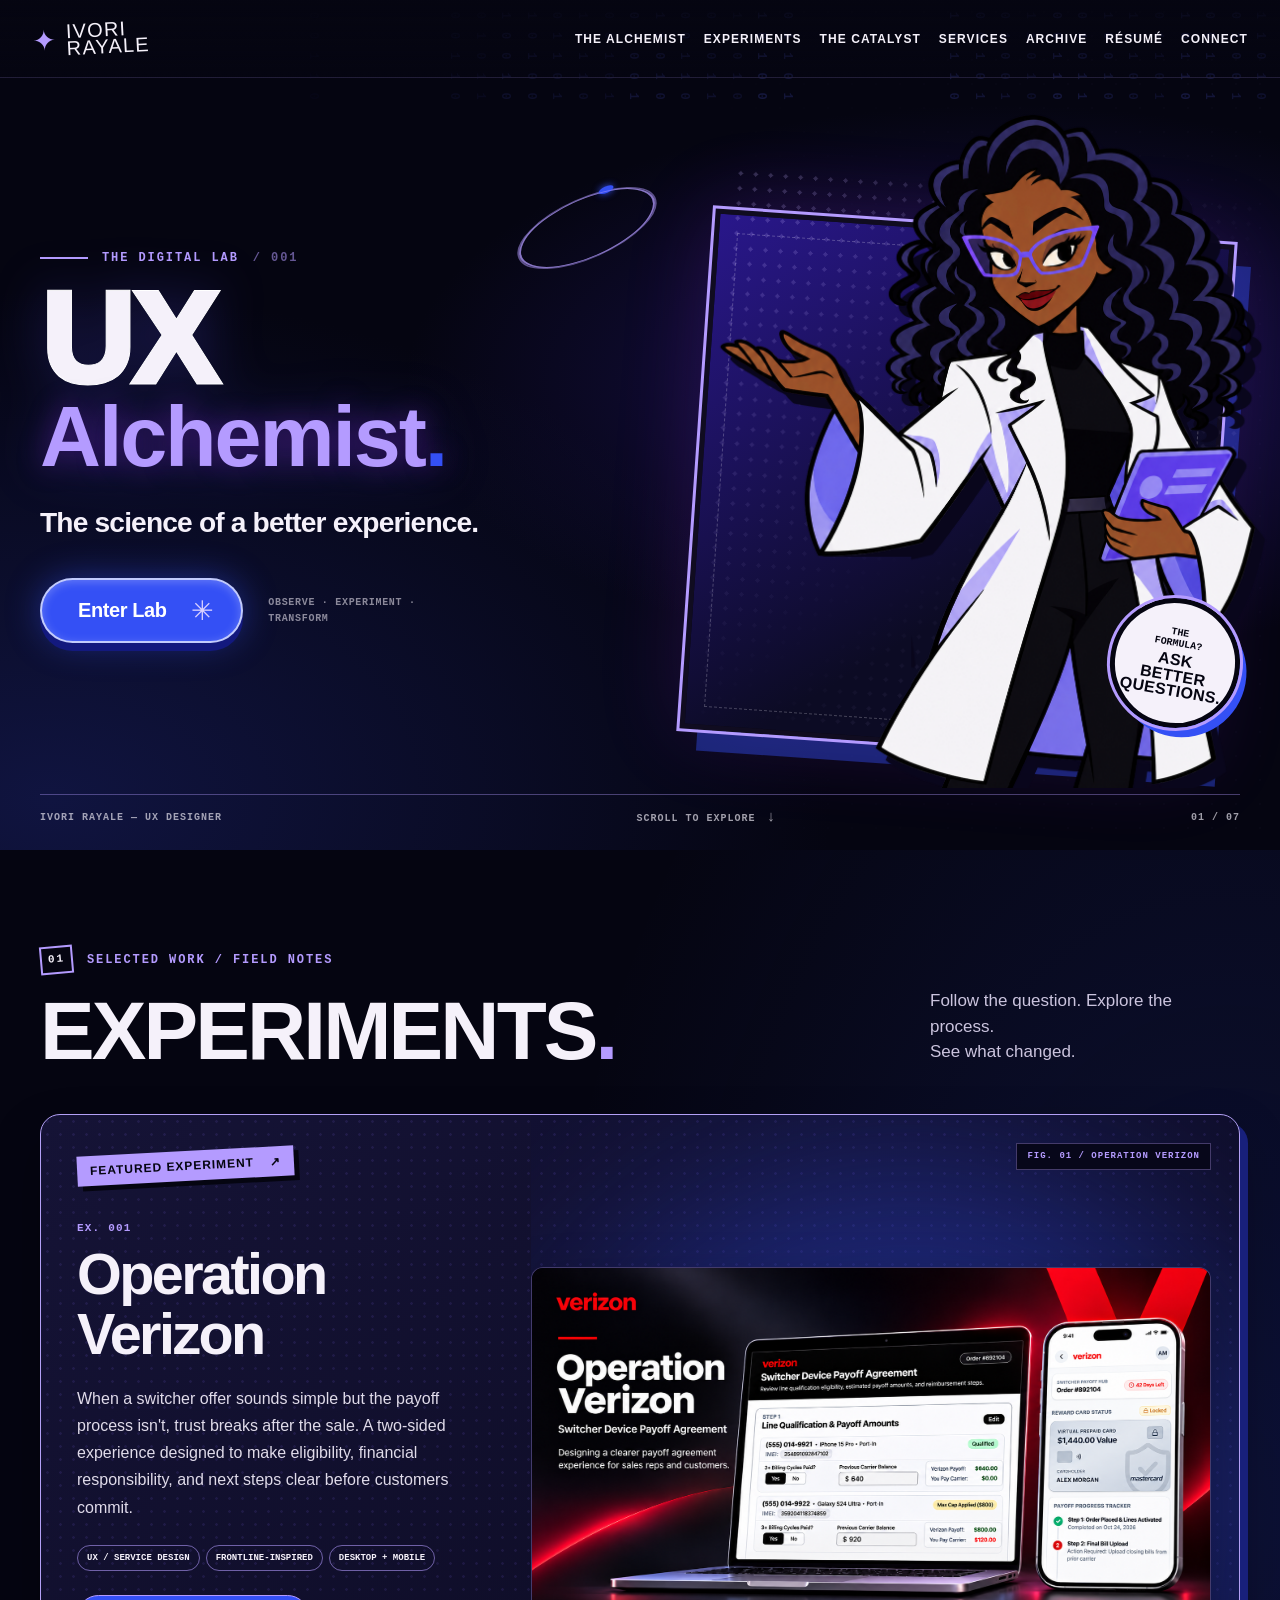
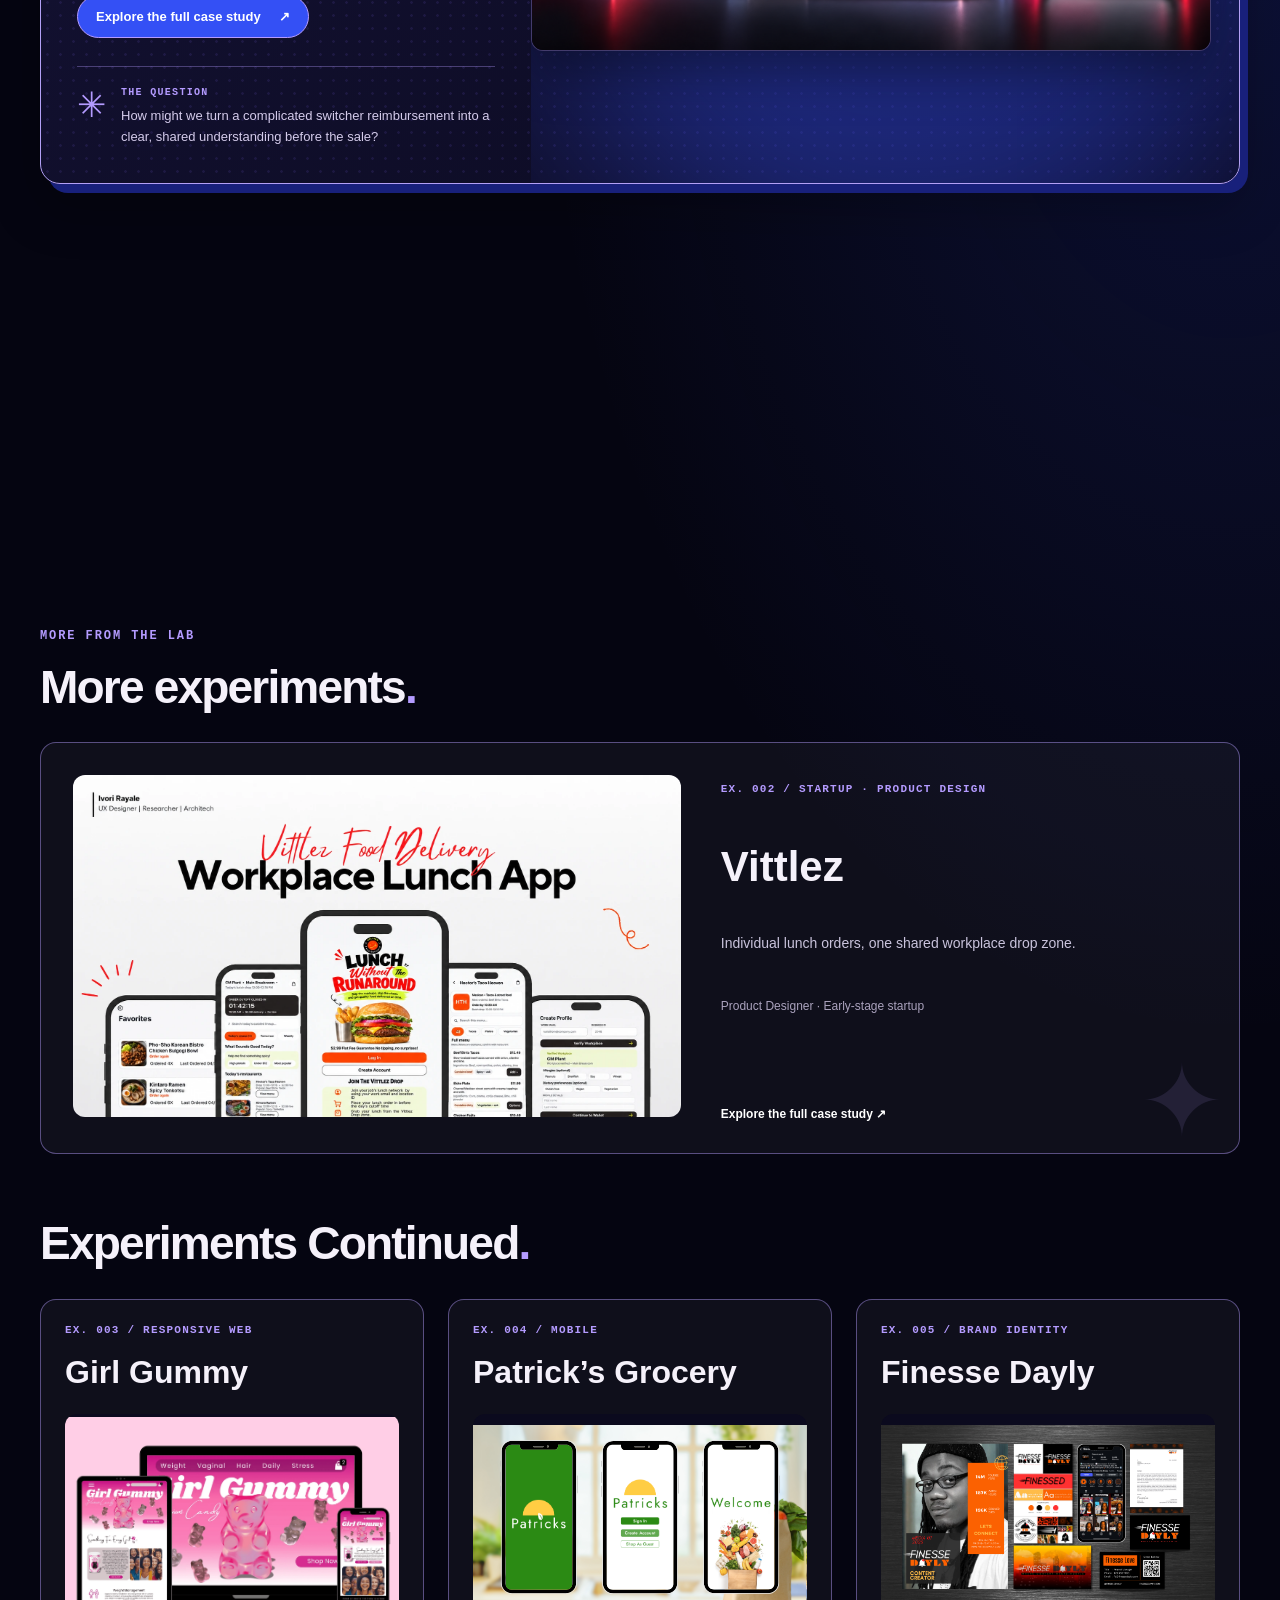
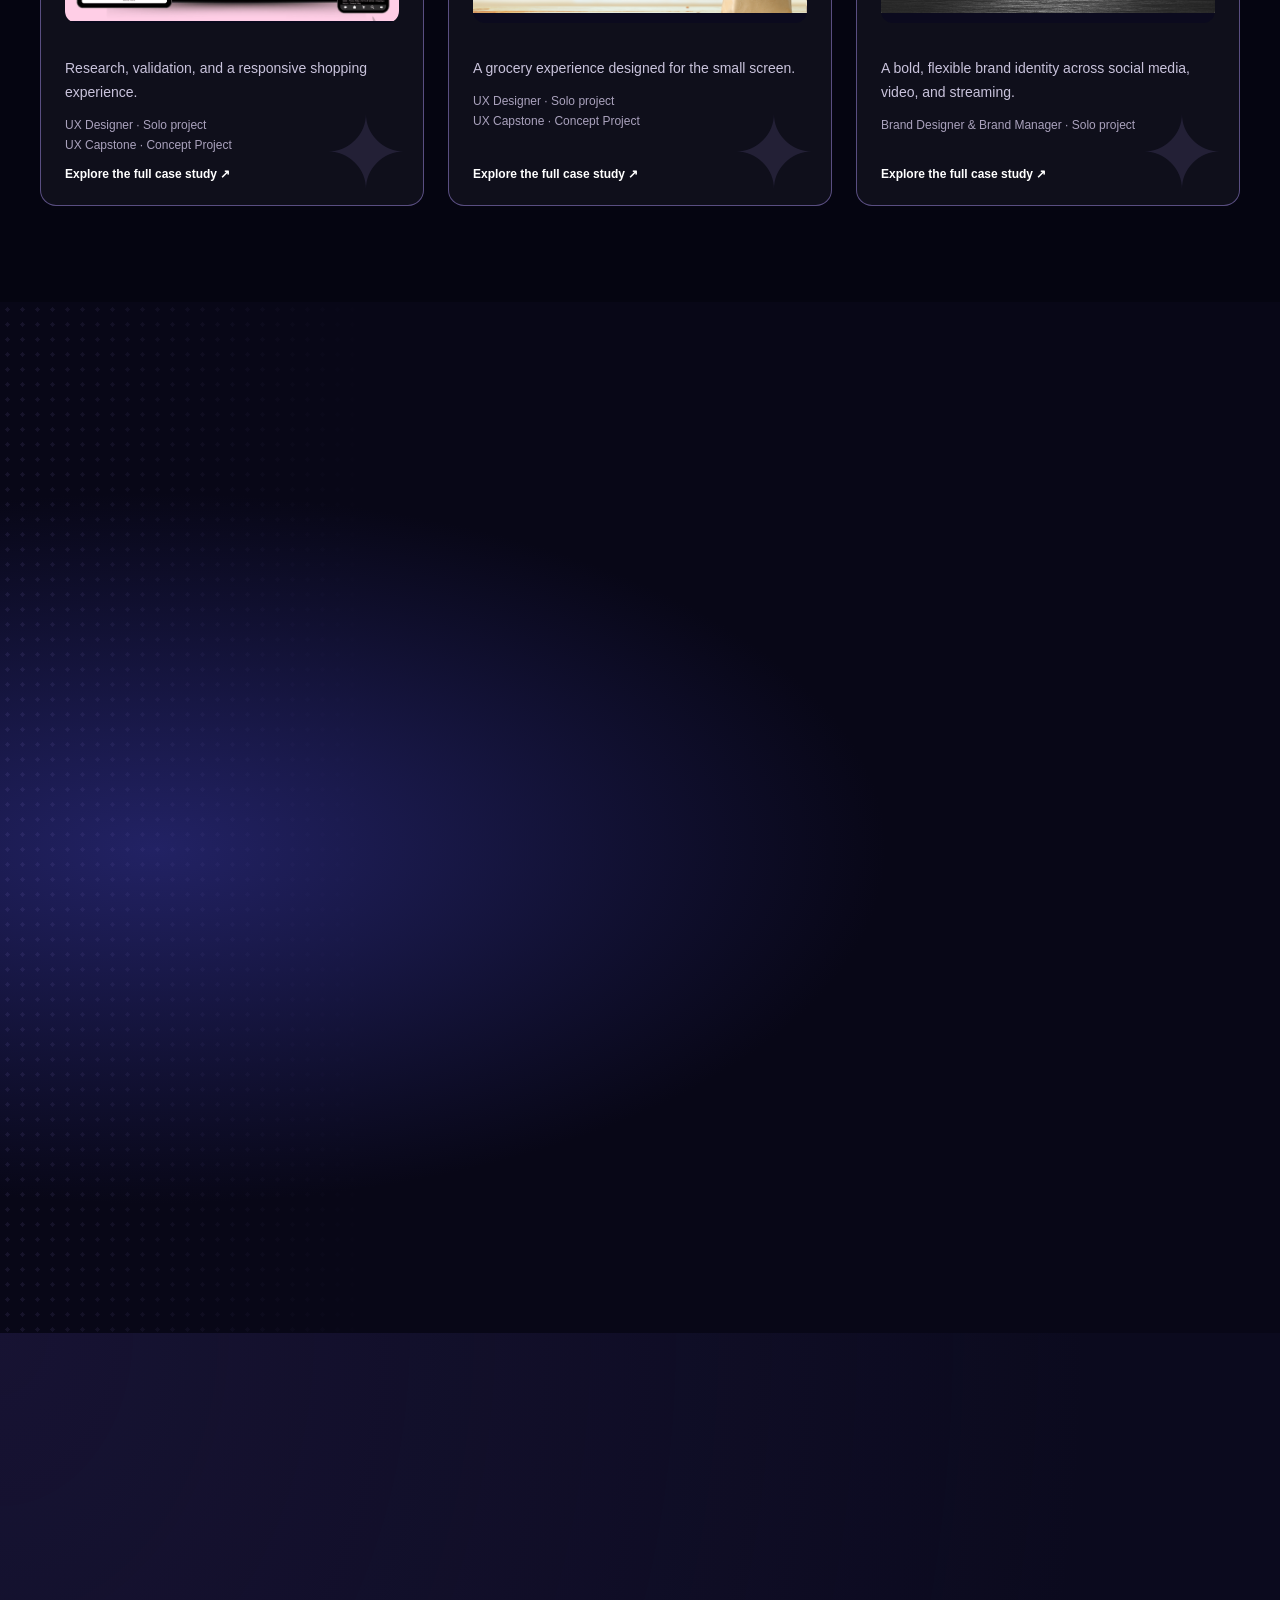
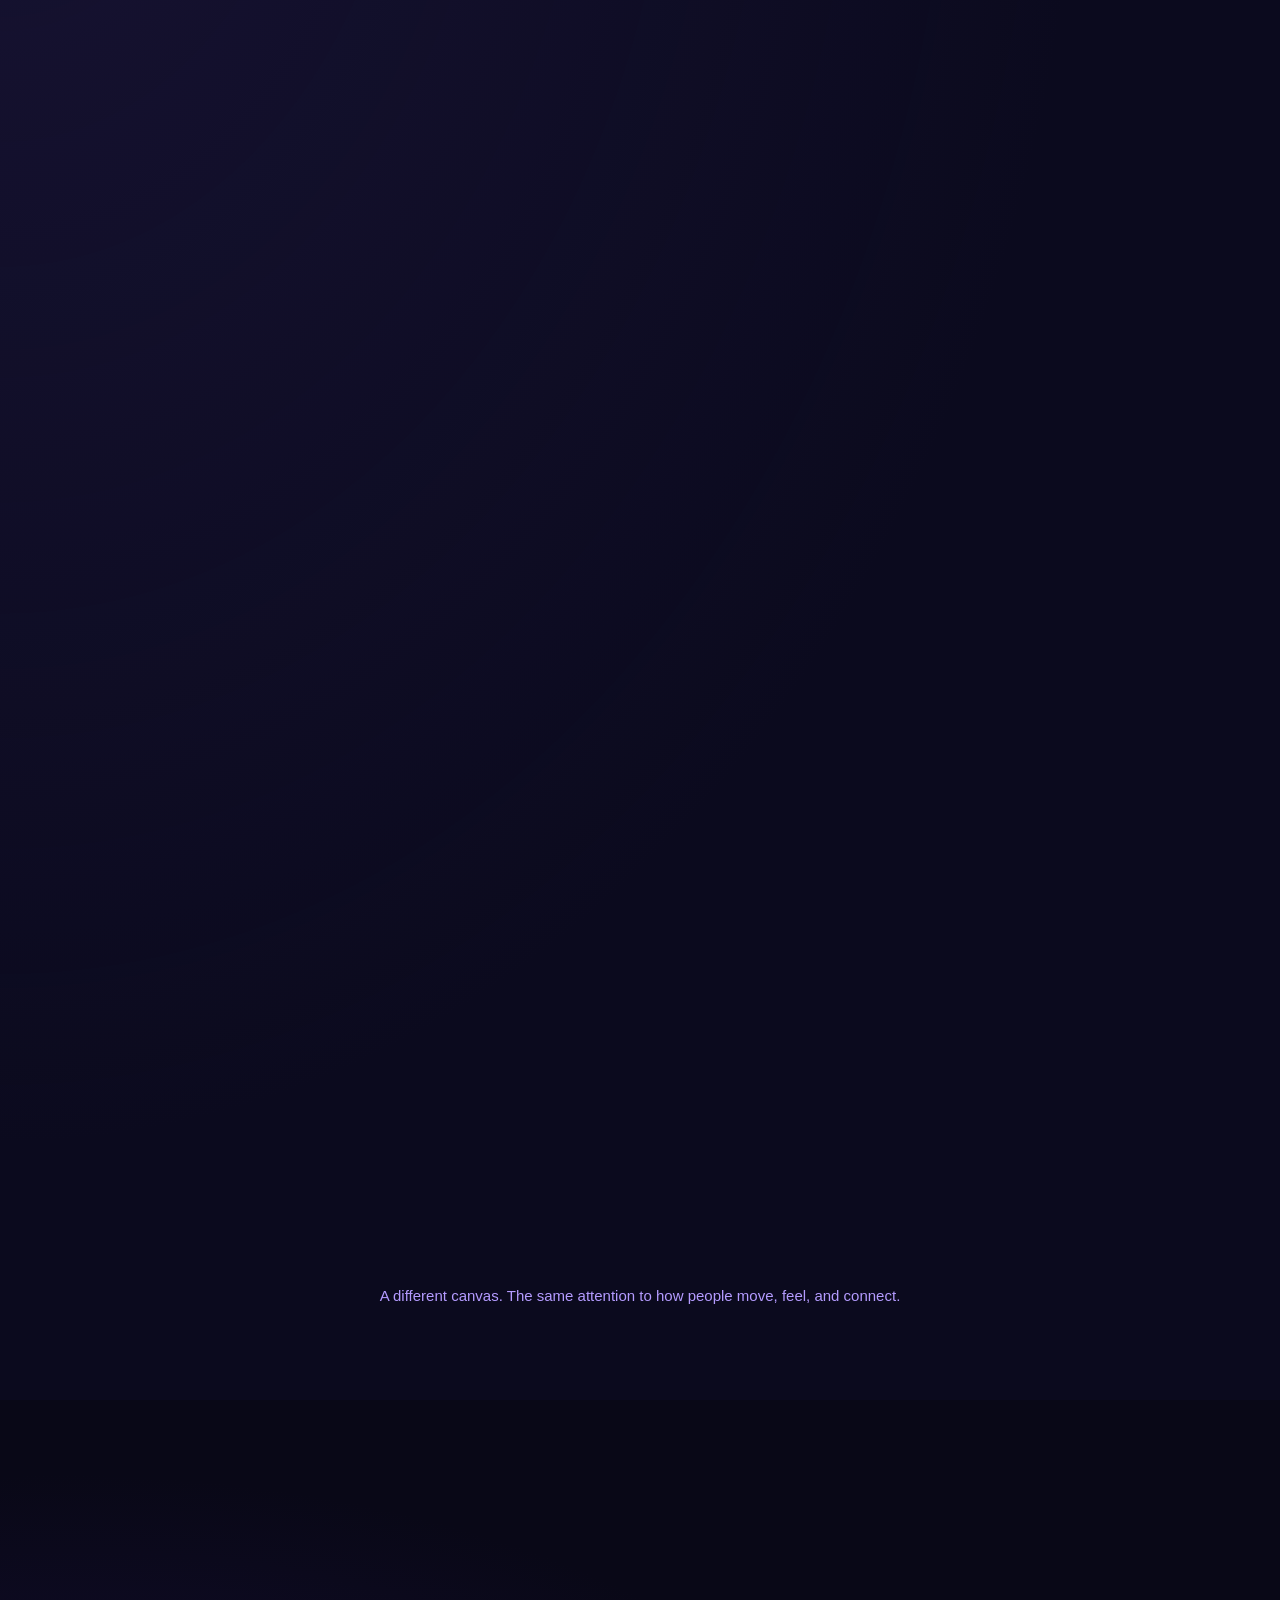
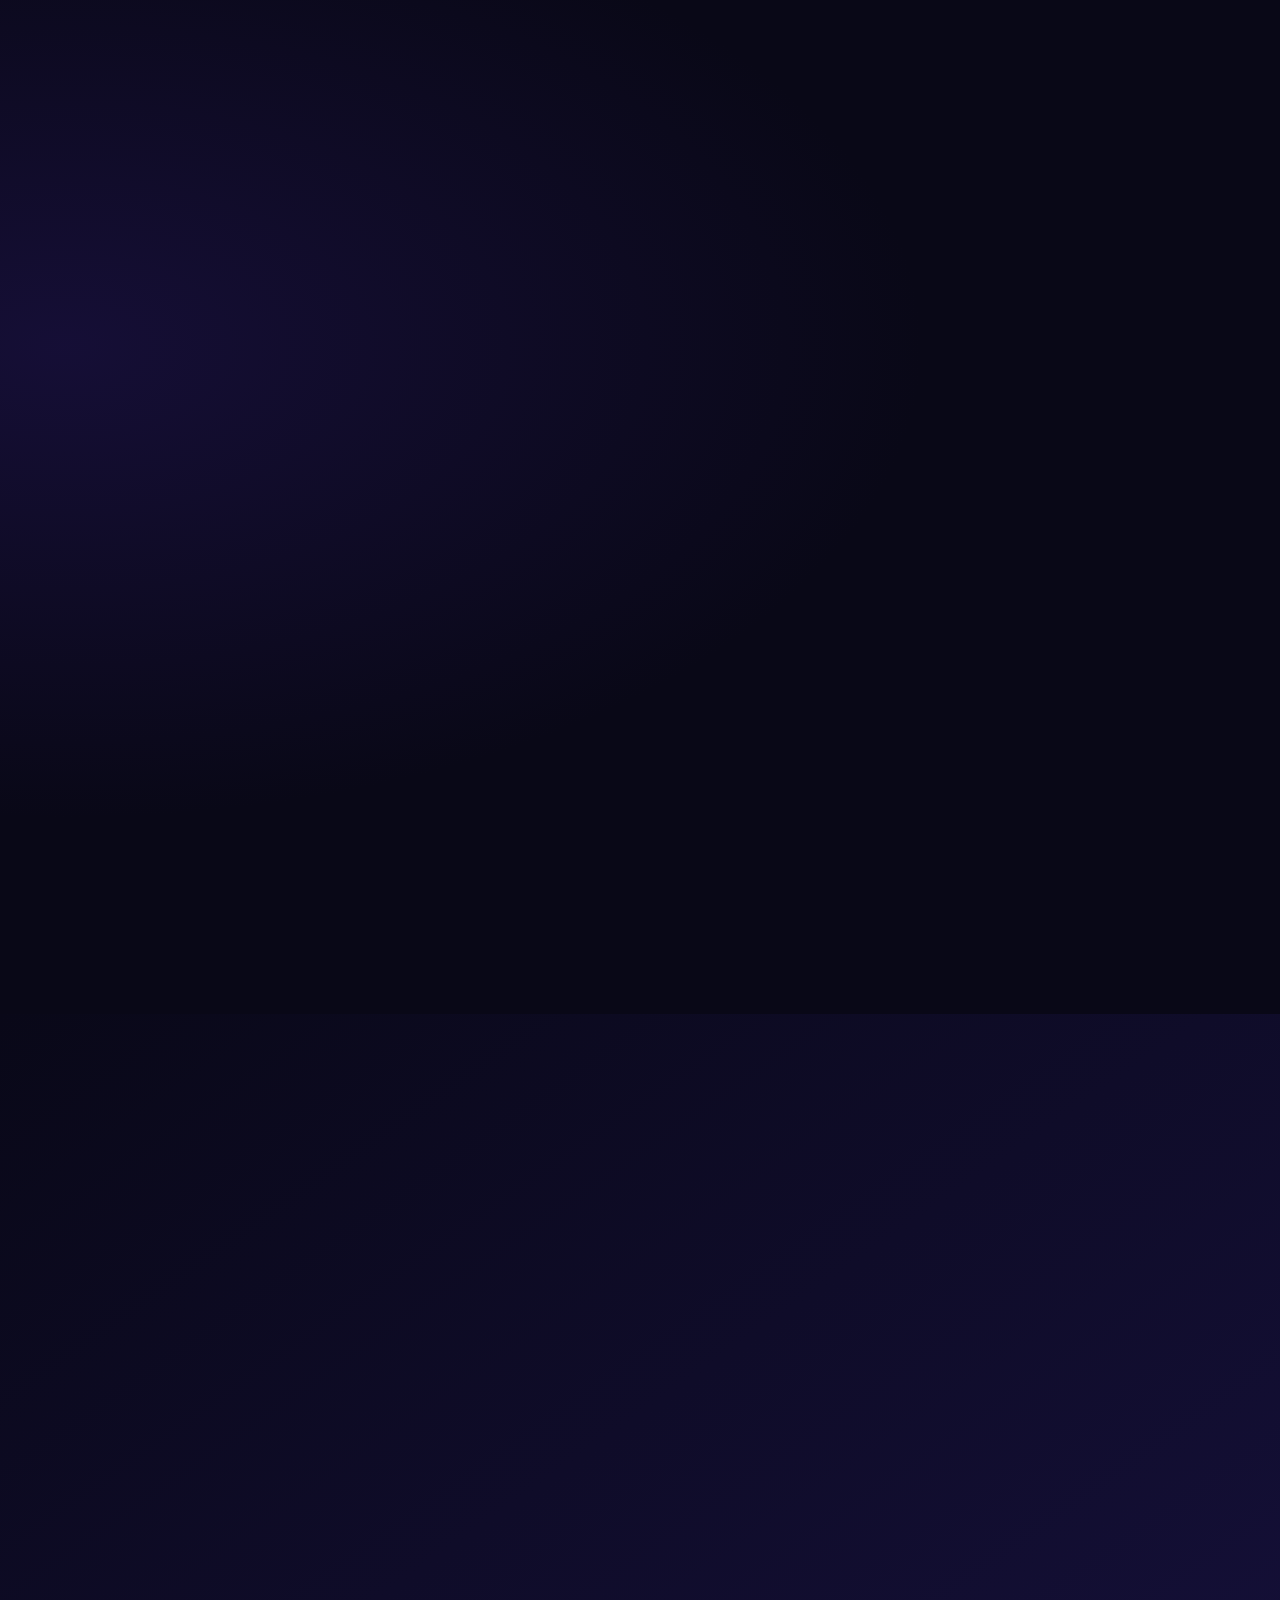
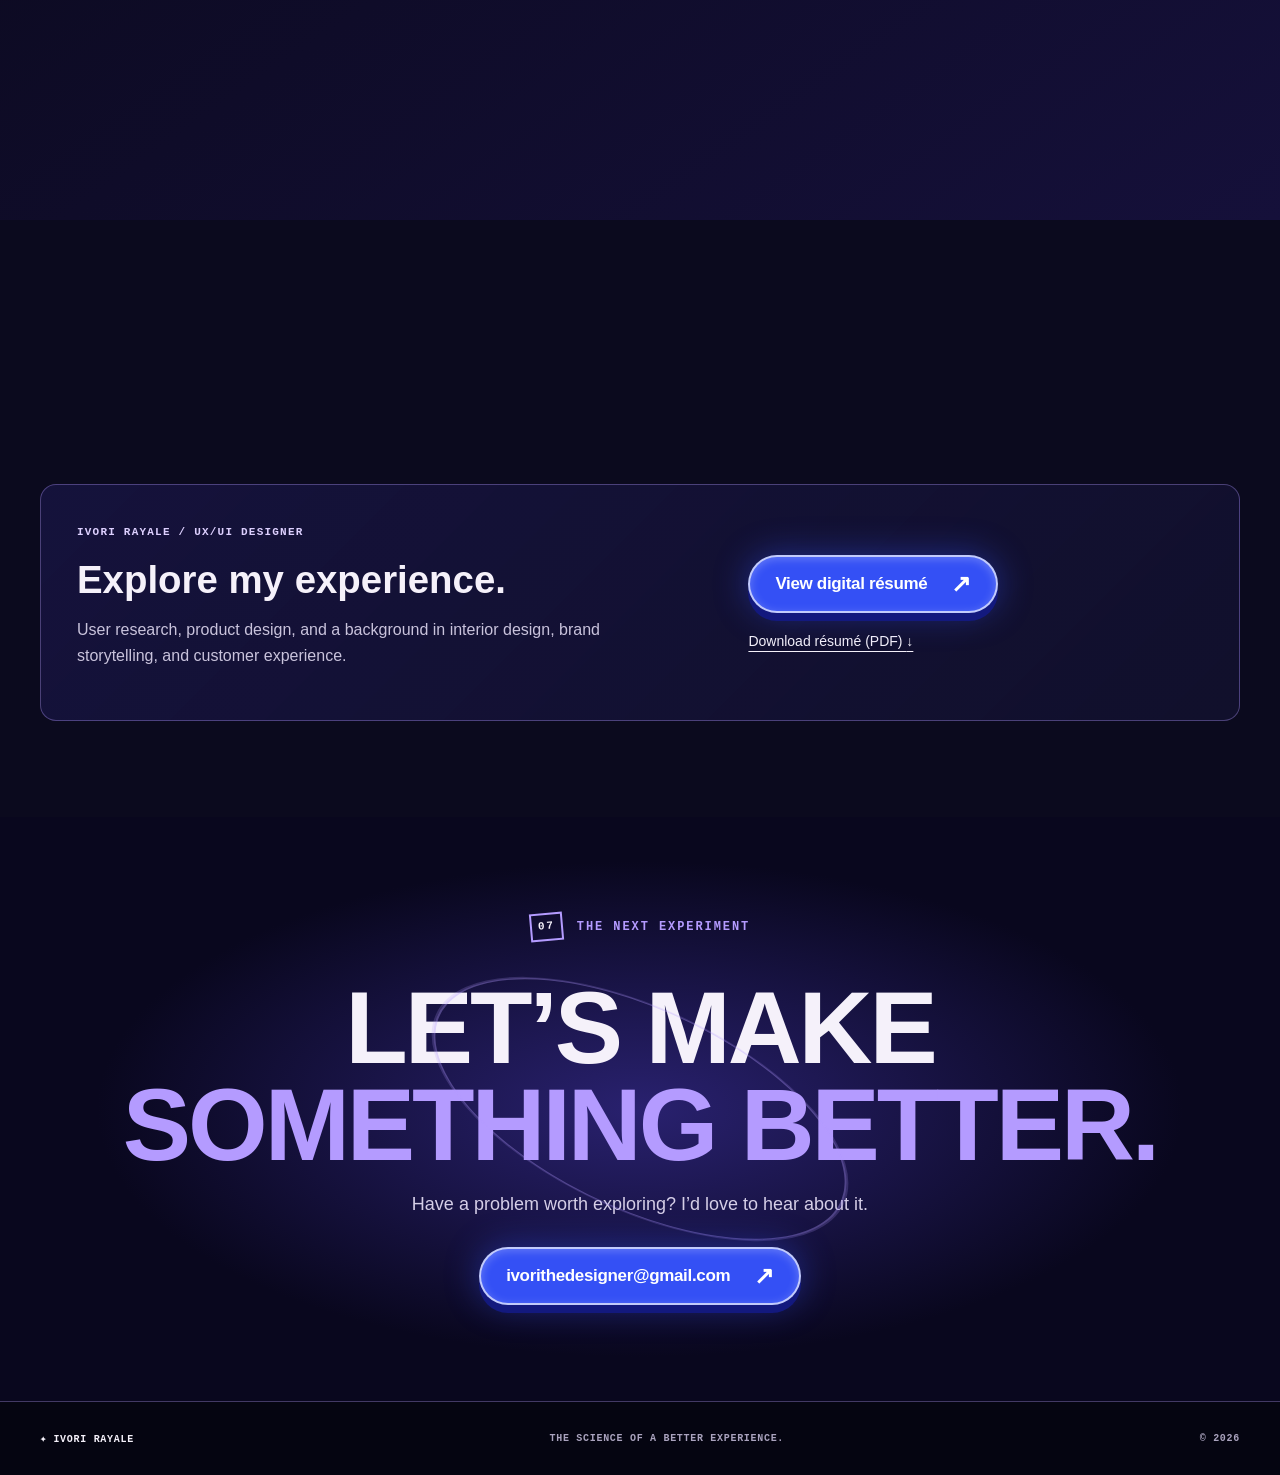
<file: index.html>
<!doctype html>
<html lang="en">
<head>
  <meta charset="utf-8">
  <meta name="viewport" content="width=device-width, initial-scale=1">
  <meta name="theme-color" content="#050511">
  <meta name="description" content="Ivori Rayale is a UX designer who studies the problem, tests the possibilities, and designs better experiences.">
  <title>UX Alchemist — Ivori Rayale</title>
  <link rel="stylesheet" href="styles.css">
  <script src="script.js" defer></script>
<link rel="stylesheet" href="experiment-entry.css"><script src="experiment-entry.js" defer></script><link rel="stylesheet" href="verizon-feature.css"></head>
<body>
  <div class="progress" aria-hidden="true"></div>
  <header class="site-header" id="top">
    <a class="wordmark" href="#top" aria-label="Ivori Rayale, back to top"><span class="wordmark-star">✦</span><span>IVORI<br>RAYALE</span></a>
    <button class="menu-toggle" type="button" aria-label="Open menu" aria-controls="primary-nav" aria-expanded="false"><span></span><span></span></button>
    <nav class="nav" id="primary-nav" aria-label="Main navigation">
      <a href="#alchemist">The Alchemist</a>
      <a href="#experiments">Experiments</a>
      <a href="#catalyst">The Catalyst</a>
      <a href="#services">Services</a>
      <a href="#archive">Archive</a>
      <a href="#resume">Résumé</a>
      <a href="#connect">Connect</a>
    </nav>
    <span class="header-index">PORTFOLIO / 2026</span>
  </header>

  <main>
    <section class="hero" aria-labelledby="hero-title">
      <div class="number-field" aria-hidden="true"></div>
      <div class="hero-orbit orbit-one" aria-hidden="true"><span></span><span></span><span></span></div>
      <div class="hero-orbit orbit-two" aria-hidden="true"><span></span><span></span><span></span></div>
      <div class="hero-content">
        <div class="eyebrow"><span class="eyebrow-line"></span> THE DIGITAL LAB <span class="eyebrow-number">/ 001</span></div>
        <h1 id="hero-title"><span class="hero-ux">UX</span><span class="hero-alchemist">Alchemist<span class="title-period">.</span></span></h1>
        <p class="hero-tagline">The science of a better experience.</p>
        <div class="hero-actions"><button class="enter-button" type="button"><span>Enter Lab</span><span class="button-spark" aria-hidden="true">✳</span></button><span class="hero-note">OBSERVE · EXPERIMENT · TRANSFORM</span></div>
      </div>
      <div class="hero-visual" aria-label="Cartoon illustration of Ivori presenting her design work">
        <div class="ink-panel"></div>
        <div class="hero-halftone"></div>
        <img class="hero-avatar" src="assets/avatar-presenting-v2.png" alt="Illustrated Ivori in a white lab coat with an open palm" fetchpriority="high">
        <div class="hero-sticker" aria-hidden="true"><span>THE<br>FORMULA?</span><strong>ASK<br>BETTER<br>QUESTIONS.</strong></div>
      </div>
      <div class="hero-bottom"><span>IVORI RAYALE — UX DESIGNER</span><a href="#experiments">SCROLL TO EXPLORE <span aria-hidden="true">↓</span></a><span>01 / 07</span></div>
    </section>

    <section class="section experiments" id="experiments" aria-labelledby="experiments-title" tabindex="-1">
      <div class="section-heading reveal"><div><p class="section-kicker"><span class="kicker-box">01</span> SELECTED WORK / FIELD NOTES</p><h2 id="experiments-title">Experiments<span>.</span></h2></div><p>Follow the question. Explore the process.<br>See what changed.</p></div>
      <article class="featured-card reveal">
        <div class="featured-copy">
          <div class="hand-label">FEATURED EXPERIMENT <span>↗</span></div>
          <div class="featured-title"><span class="featured-number">EX. 001</span><h3><a href="verizon.html">Operation Verizon</a></h3></div>
          <p>When a switcher offer sounds simple but the payoff process isn't, trust breaks after the sale. A two-sided experience designed to make eligibility, financial responsibility, and next steps clear before customers commit.</p>
          <div class="tag-row"><span>UX / SERVICE DESIGN</span><span>FRONTLINE-INSPIRED</span><span>DESKTOP + MOBILE</span></div>
          <a class="case-study-link" href="verizon.html">Explore the full case study <span aria-hidden="true">↗</span></a>
          <div class="experiment-prompt"><span class="prompt-star" aria-hidden="true">✳</span><span><strong>THE QUESTION</strong>How might we turn a complicated switcher reimbursement into a clear, shared understanding before the sale?</span></div>
        </div>
        <div class="featured-art"><div class="art-caption">FIG. 01 / OPERATION VERIZON</div><a href="verizon.html" class="verizon-feature-art verizon-feature-cover" aria-label="Explore Operation Verizon case study"><img src="images/operation-verizon-cover.png" alt="Operation Verizon case study cover showing the sales representative desktop experience beside the customer mobile payoff experience." loading="lazy" width="1672" height="941"></a></div>
      </article>
      <div class="process-panel reveal">
        <div class="process-heading"><span class="scribble-heading">INSIDE THE EXPERIMENT</span><p>Select a note to explore the thinking behind Operation Verizon.</p></div>
        <div class="stage-tabs" role="tablist" aria-label="Verizon case study stages">
          <button type="button" role="tab" id="tab-problem" aria-controls="stage-content" aria-selected="true" tabindex="0" data-stage="problem">The Problem</button>
          <button type="button" role="tab" id="tab-hypothesis" aria-controls="stage-content" aria-selected="false" tabindex="-1" data-stage="hypothesis">The Hypothesis</button>
          <button type="button" role="tab" id="tab-compound" aria-controls="stage-content" aria-selected="false" tabindex="-1" data-stage="compound">The Compound</button>
          <button type="button" role="tab" id="tab-formula" aria-controls="stage-content" aria-selected="false" tabindex="-1" data-stage="formula">The Formula</button>
          <button type="button" role="tab" id="tab-reaction" aria-controls="stage-content" aria-selected="false" tabindex="-1" data-stage="reaction">The Reaction</button>
          <button type="button" role="tab" id="tab-transformation" aria-controls="stage-content" aria-selected="false" tabindex="-1" data-stage="transformation">The Transformation</button>
          <button type="button" role="tab" id="tab-lab-notes" aria-controls="stage-content" aria-selected="false" tabindex="-1" data-stage="lab-notes">Lab Notes</button>
        </div>
        <div class="stage-content" id="stage-content" role="tabpanel" aria-labelledby="tab-problem" tabindex="0"><span class="stage-index">01 / 07</span><div><h4>The Problem</h4><p>Switcher reimbursement requirements can be misunderstood during the sale, leaving customers unprepared for the payoff process.</p></div><span class="stage-doodle" aria-hidden="true">?</span></div>
      </div>
      <div class="additional-experiments"><p class="section-kicker">MORE FROM THE LAB</p><h3 class="subsection-title">More experiments<span>.</span></h3><div class="archive-list reveal"><div><span>EX. 002 / STARTUP · PRODUCT DESIGN</span><h3><a href="vittlez.html">Vittlez</a></h3><a href="vittlez.html" aria-label="Explore Vittlez case study"><img src="assets/vittlez/cover-refined.webp" alt="Vittlez workplace delivery app cover" loading="lazy" style="width:100%;height:auto;border-radius:12px;margin:12px 0"></a><p>Individual lunch orders, one shared workplace drop zone.</p><p>Product Designer · Early-stage startup</p><a class="case-study-link" href="vittlez.html">Explore the full case study ↗</a></div></div><h3 class="subsection-title">Experiments Continued<span>.</span></h3><div class="archive-list reveal"><div><span>EX. 003 / RESPONSIVE WEB</span><h3><a href="girl-gummy.html">Girl Gummy</a></h3><a href="girl-gummy.html" aria-label="Explore Girl Gummy case study"><img src="assets/girl-gummy/00.png" alt="Girl Gummy original portfolio cover" loading="lazy" style="width:100%;height:auto;border-radius:12px;margin:12px 0"></a><p>Research, validation, and a responsive shopping experience.</p><p>UX Designer · Solo project<br>UX Capstone · Concept Project</p><a class="case-study-link" href="girl-gummy.html">Explore the full case study ↗</a></div><div><span>EX. 004 / MOBILE</span><h3><a href="patricks.html">Patrick’s Grocery</a></h3><a href="patricks.html" aria-label="Explore Patrick’s Grocery case study"><img src="assets/patricks/00.svg" alt="Patrick’s Grocery original portfolio cover" loading="lazy" style="width:100%;height:auto;border-radius:12px;margin:12px 0"></a><p>A grocery experience designed for the small screen.</p><p>UX Designer · Solo project<br>UX Capstone · Concept Project</p><a class="case-study-link" href="patricks.html">Explore the full case study ↗</a></div><div><span>EX. 005 / BRAND IDENTITY</span><h3><a href="finesse-dayly.html">Finesse Dayly</a></h3><a href="finesse-dayly.html" aria-label="Explore Finesse Dayly branding project"><img src="assets/finesse-dayly/00.svg" alt="Finesse Dayly original brand identity cover" loading="lazy" style="width:100%;height:auto;border-radius:12px;margin:12px 0"></a><p>A bold, flexible brand identity across social media, video, and streaming.</p><p>Brand Designer &amp; Brand Manager · Solo project</p><a class="case-study-link" href="finesse-dayly.html">Explore the full case study ↗</a></div></div></div>
    </section>

    <section class="section alchemist" id="alchemist" aria-labelledby="alchemist-title">

      <div class="alchemist-visual reveal"><div class="about-frame about-photo-frame"><img src="assets/ivori-portrait-long-curls.webp" alt="Ivori Rayale smiling, wearing glasses with long black curls" width="944" height="1667" loading="lazy"><span class="about-stamp">CURIOUS<br>BY DESIGN</span></div><div class="about-caption">FIG. 02 / THE MIND BEHIND THE METHOD</div></div>
      <div class="alchemist-copy reveal"><p class="section-kicker"><span class="kicker-box">02</span> THE PERSON / THE PRACTICE</p><h2 id="alchemist-title">The<br><em>Alchemist.</em></h2><div class="hand-underline" aria-hidden="true"></div><p class="about-lead">Design has always been one of my natural elements. It’s part of my essence: the way I observe, connect ideas, and imagine how something could work better.</p>
        <p>I’m drawn to the moments when something feels harder than it should. What’s getting in the way? What does this person need? What could make the next step clearer? Those questions are what pull me into a problem and make me want to understand it.</p>
        <p>Interior design taught me to consider how people move through a space and how it makes them feel. Customer experience taught me to listen when expectations and reality don’t line up. I bring both perspectives into UX, where every interaction is an opportunity to make someone’s day a little easier.</p>
        <p>That’s what being The UX Alchemist means to me: bringing creativity, empathy, and evidence together to turn uncertainty into a thoughtful design direction. I love studying the problem, testing an idea, and learning what actually works. It’s better than guessing. That’s where transformation begins, and better results follow.</p><div class="about-footnote"><span>MY BACKGROUND</span><strong>Interior design + customer experience → UX design</strong></div></div>
    </section>

    <section class="section catalyst catalyst-story" id="catalyst" aria-labelledby="catalyst-title">
      <div class="section-heading reveal"><div><p class="section-kicker"><span class="kicker-box">03</span> WHERE THE FORMULA BEGAN</p><h2 id="catalyst-title">The Catalyst<span>.</span></h2></div><p>From shaping spaces to shaping experiences.</p></div>
      <div class="catalyst-narrative reveal"><h3>Different medium.<br><em>Same human instinct.</em></h3><div><p>My design journey began with interiors—listening to how people lived and creating spaces that felt like them. I learned to think beyond how a room looked and consider how it worked, how people moved through it, and how it made them feel.</p><p>That curiosity drew me toward digital design, where I could explore the same ideas through visuals, storytelling, and interaction. UX brought it all together: understanding people, finding the friction, and designing a clearer path forward.</p></div></div>
      <ol class="design-evolution reveal" aria-label="My design journey"><li><span>01 / INTERIOR DESIGN</span><strong>Space &amp; feeling</strong><p>Design around how people live.</p></li><li><span>02 / DIGITAL DESIGN</span><strong>Visuals &amp; storytelling</strong><p>Translate an idea into a visual experience.</p></li><li><span>03 / UX DESIGN</span><strong>People &amp; purpose</strong><p>Make each interaction feel intuitive.</p></li></ol>
      <div class="spatial-heading reveal"><div><p class="section-kicker">FROM MY INTERIOR DESIGN PORTFOLIO</p><h3>Spatial Studies<span>.</span></h3></div><p>The spaces behind my perspective.<br>Select a collection to look closer.</p></div>
      <div class="spatial-gallery"><figure class="spatial-study reveal"><button type="button" class="spatial-open" data-spatial="1" aria-label="Enlarge interior collection 1: Atmosphere and contrast"><span class="spatial-number">SPATIAL STUDY / 01</span><img src="assets/interior/1.png" alt="Interior design collection 1: Layered living spaces, expressive details, and moments of retreat." loading="lazy" width="1122" height="1402"><span class="spatial-view">VIEW COLLECTION ↗</span></button><figcaption><h4>Atmosphere & contrast</h4><p>Layered living spaces, expressive details, and moments of retreat.</p></figcaption></figure><figure class="spatial-study reveal"><button type="button" class="spatial-open" data-spatial="2" aria-label="Enlarge interior collection 2: Rhythm and everyday living"><span class="spatial-number">SPATIAL STUDY / 02</span><img src="assets/interior/2.png" alt="Interior design collection 2: Comfort, material, and the flow of daily life." loading="lazy" width="1122" height="1402"><span class="spatial-view">VIEW COLLECTION ↗</span></button><figcaption><h4>Rhythm & everyday living</h4><p>Comfort, material, and the flow of daily life.</p></figcaption></figure><figure class="spatial-study reveal"><button type="button" class="spatial-open" data-spatial="3" aria-label="Enlarge interior collection 3: Personality and place"><span class="spatial-number">SPATIAL STUDY / 03</span><img src="assets/interior/3.png" alt="Interior design collection 3: Spaces with distinct moods, textures, and points of view." loading="lazy" width="1122" height="1402"><span class="spatial-view">VIEW COLLECTION ↗</span></button><figcaption><h4>Personality & place</h4><p>Spaces with distinct moods, textures, and points of view.</p></figcaption></figure></div><p class="spatial-note">A different canvas. The same attention to how people move, feel, and connect.</p>
      <dialog class="spatial-viewer" aria-label="Interior design collection"><div class="spatial-tools"><p>SPATIAL STUDIES / IVORI RAYALE</p><button type="button" class="spatial-close">Close ×</button></div><img alt=""></dialog>
    </section>

    <section class="section services" id="services" aria-labelledby="services-title">
      <div class="section-heading reveal"><div><p class="section-kicker"><span class="kicker-box">04</span> IDEAS INTO EXPERIENCES</p><h2 id="services-title">Services<span>.</span></h2></div><p>A thoughtful process.<br>A better experience.</p></div>
      <div class="services-layout"><div class="services-intro reveal"><div class="services-avatar"><span class="services-orbit" aria-hidden="true"></span><img src="assets/avatar-thinking.png" alt="Illustrated Ivori Rayale in a thoughtful pose, with one hand on her chin and her other arm folded" loading="lazy" width="1122" height="1402"></div><p class="section-kicker">LET’S FIND YOUR FORMULA</p><h3>Bring the problem.<br><em>We’ll explore the possibilities.</em></h3><p>From understanding your users to refining the final experience, I help turn ideas into clear, purposeful design.</p><a class="connect-button" href="mailto:ivorithedesigner@gmail.com?subject=Let%E2%80%99s%20talk%20about%20a%20design%20project">Let’s talk about your project <span aria-hidden="true">↗</span></a></div><div class="services-grid"><article class="service-card reveal"><span class="service-index">01 / UNDERSTAND</span><h3>Research &amp; Strategy</h3><ul><li>User research and interviews</li><li>User persona development</li><li>Information architecture planning</li><li>Competitive analysis</li><li>User journey mapping</li><li>Usability testing</li></ul></article><article class="service-card reveal"><span class="service-index">02 / CREATE</span><h3>Design Services</h3><ul><li>Wireframing and prototyping</li><li>User interface design</li><li>Mobile app design</li><li>Visual design and branding</li><li>Responsive web design</li><li>Design concept development</li></ul></article><article class="service-card reveal"><span class="service-index">03 / REFINE</span><h3>Test &amp; Optimization</h3><ul><li>A/B testing &amp; conversion optimization</li><li>User feedback collection and analysis</li><li>Cross-browser and device testing</li><li>Usability testing facilitation</li><li>Accessibility compliance testing</li><li>Iterative design improvements</li></ul></article><article class="service-card reveal"><span class="service-index">04 / DELIVER</span><h3>Implementation &amp; Collaboration</h3><ul><li>Design system documentation</li><li>Stakeholder presentations</li><li>Ongoing design maintenance</li><li>Project management</li><li>Brand guideline creation</li><li>Design workshops</li></ul></article></div></div>
    </section>

    <section class="section archive" id="archive" aria-labelledby="archive-title"><div class="section-heading reveal"><div><p class="section-kicker"><span class="kicker-box">05</span> THE READING SHELF</p><h2 id="archive-title">Archive<span>.</span></h2></div><p>Books I’ve read. Ideas I carry into the lab.</p></div><div class="reading-shelf reveal" aria-label="Books I’ve read"><a class="reading-book" href="https://www.simonandschuster.com/books/Sprint/Jake-Knapp/9781501121746" target="_blank" rel="noopener noreferrer" aria-label="Learn about Sprint (opens in a new tab)"><div class="reading-cover"><img src="assets/books/sprint.jpg" alt="Sprint book cover" loading="lazy"></div><div class="reading-details"><span class="reading-topic">Design sprints</span><h3>Sprint<span aria-hidden="true"> ↗</span></h3><p>Jake Knapp, John Zeratsky &amp; Braden Kowitz</p></div></a><a class="reading-book" href="https://www.simonandschuster.com/books/Reset/Dan-Heath/9781668062098" target="_blank" rel="noopener noreferrer" aria-label="Learn about Reset (opens in a new tab)"><div class="reading-cover"><img src="assets/books/reset.jpg" alt="Reset book cover" loading="lazy"></div><div class="reading-details"><span class="reading-topic">Rethinking what works</span><h3>Reset<span aria-hidden="true"> ↗</span></h3><p>Dan Heath</p></div></a><a class="reading-book" href="https://atomicdesign.bradfrost.com/" target="_blank" rel="noopener noreferrer" aria-label="Learn about Atomic Design (opens in a new tab)"><div class="reading-cover"><img src="assets/books/atomic-design.svg" alt="Atomic Design book cover" loading="lazy"></div><div class="reading-details"><span class="reading-topic">Design systems</span><h3>Atomic Design<span aria-hidden="true"> ↗</span></h3><p>Brad Frost</p></div></a></div></section>

    <section class="section resume" id="resume" aria-labelledby="resume-title"><div class="section-heading reveal"><div><p class="section-kicker"><span class="kicker-box">06</span> EXPERIENCE / ON RECORD</p><h2 id="resume-title">The Résumé<span>.</span></h2></div><p>The experience behind the experiments.</p></div><div class="resume-panel reveal"><div><span class="card-index">IVORI RAYALE / UX/UI DESIGNER</span><h3>Explore my experience.</h3><p>User research, product design, and a background in interior design, brand storytelling, and customer experience.</p></div><div class="resume-actions"><a class="connect-button" href="resume.html">View digital résumé <span aria-hidden="true">↗</span></a><a class="resume-download" href="assets/Ivori-Rayale-Resume.pdf" download="Ivori-Rayale-Resume.pdf">Download résumé (PDF) <span aria-hidden="true">↓</span></a></div></div></section>

    <section class="section connect" id="connect" aria-labelledby="connect-title"><div class="connect-orbit" aria-hidden="true"></div><p class="section-kicker"><span class="kicker-box">07</span> THE NEXT EXPERIMENT</p><h2 id="connect-title">Let’s make<br><em>something better.</em></h2><p>Have a problem worth exploring? I’d love to hear about it.</p><a class="connect-button" href="mailto:ivorithedesigner@gmail.com">ivorithedesigner@gmail.com <span aria-hidden="true">↗</span></a></section>
  </main>
  <footer><a href="#top">✦ IVORI RAYALE</a><span>THE SCIENCE OF A BETTER EXPERIENCE.</span><span>© 2026</span></footer>
  <div class="lab-transition" aria-hidden="true"><canvas class="vortex-canvas"></canvas><div class="vortex-center"></div><div class="vortex-caption"><span>ENTERING THE DIGITAL LAB</span><strong>FOLLOW THE POSSIBILITY.</strong><span>OBSERVE · EXPERIMENT · TRANSFORM</span></div></div>
</body>
</html>
</file>
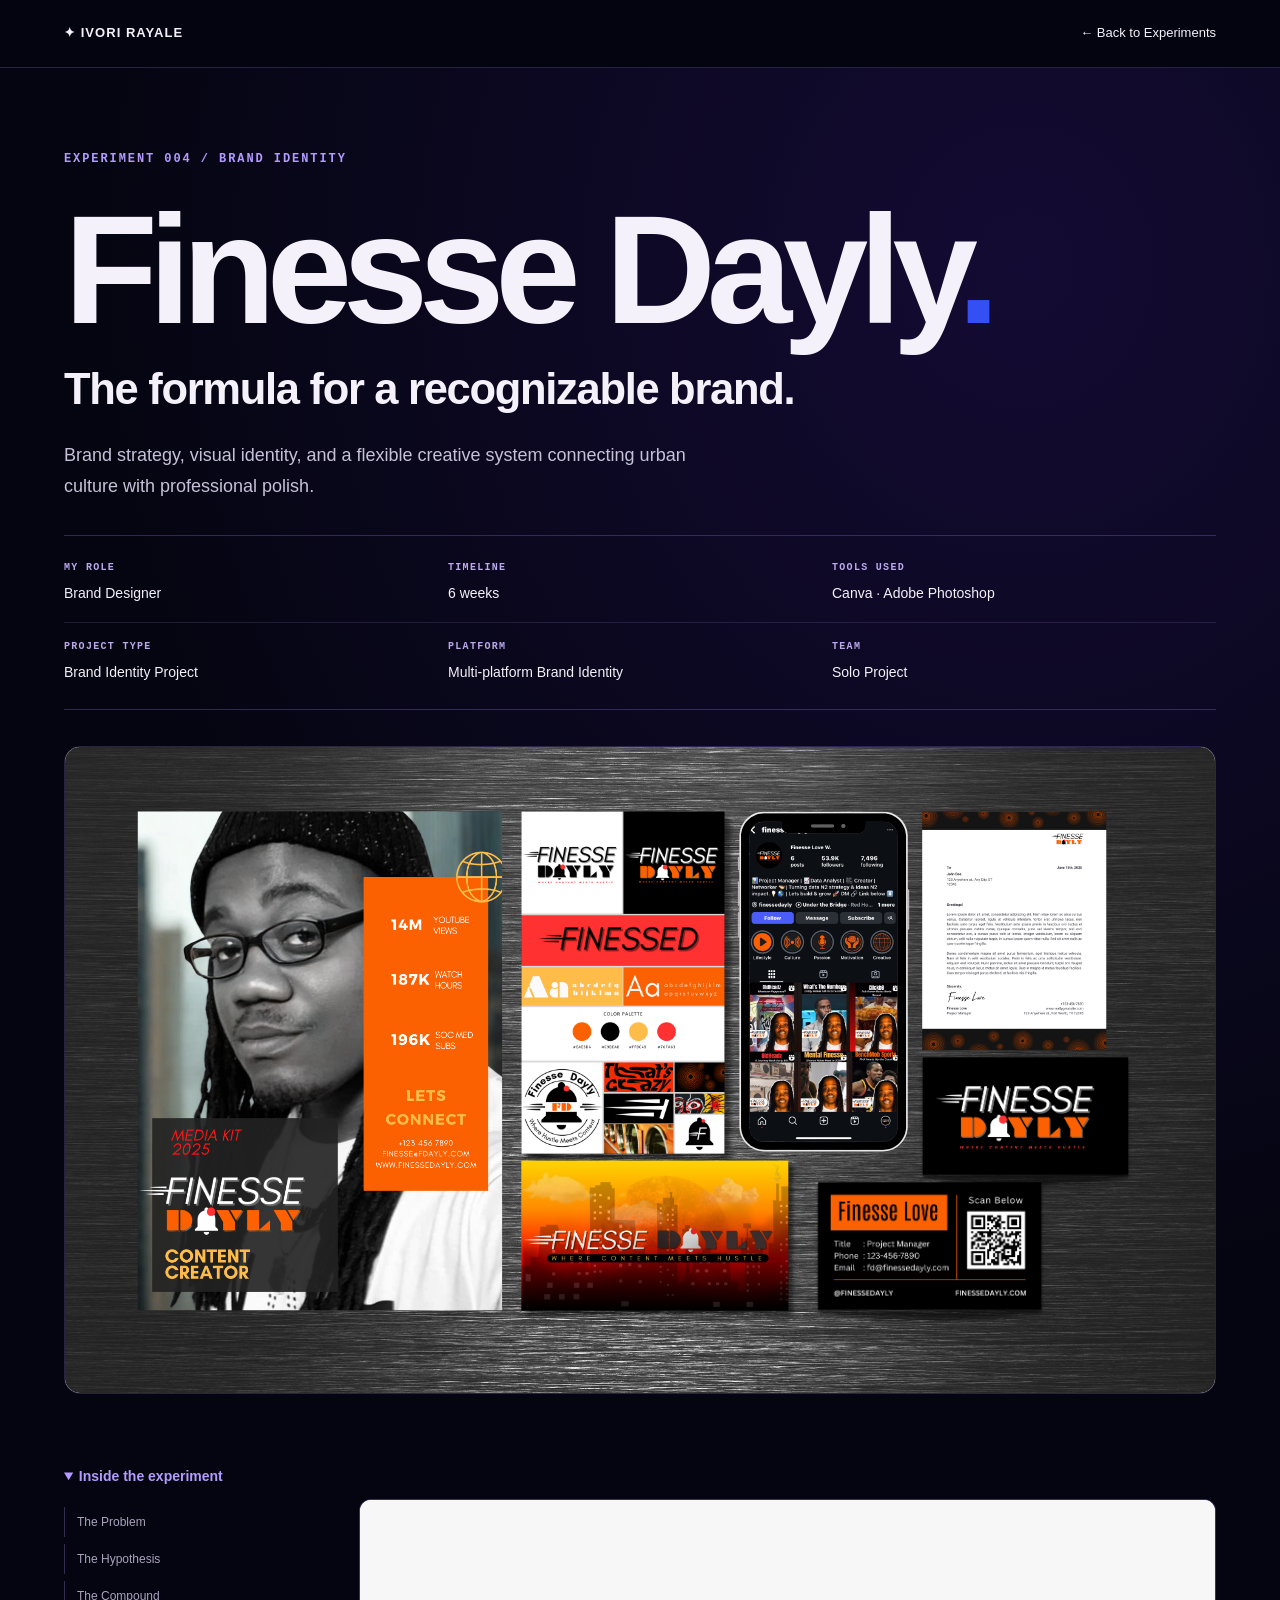
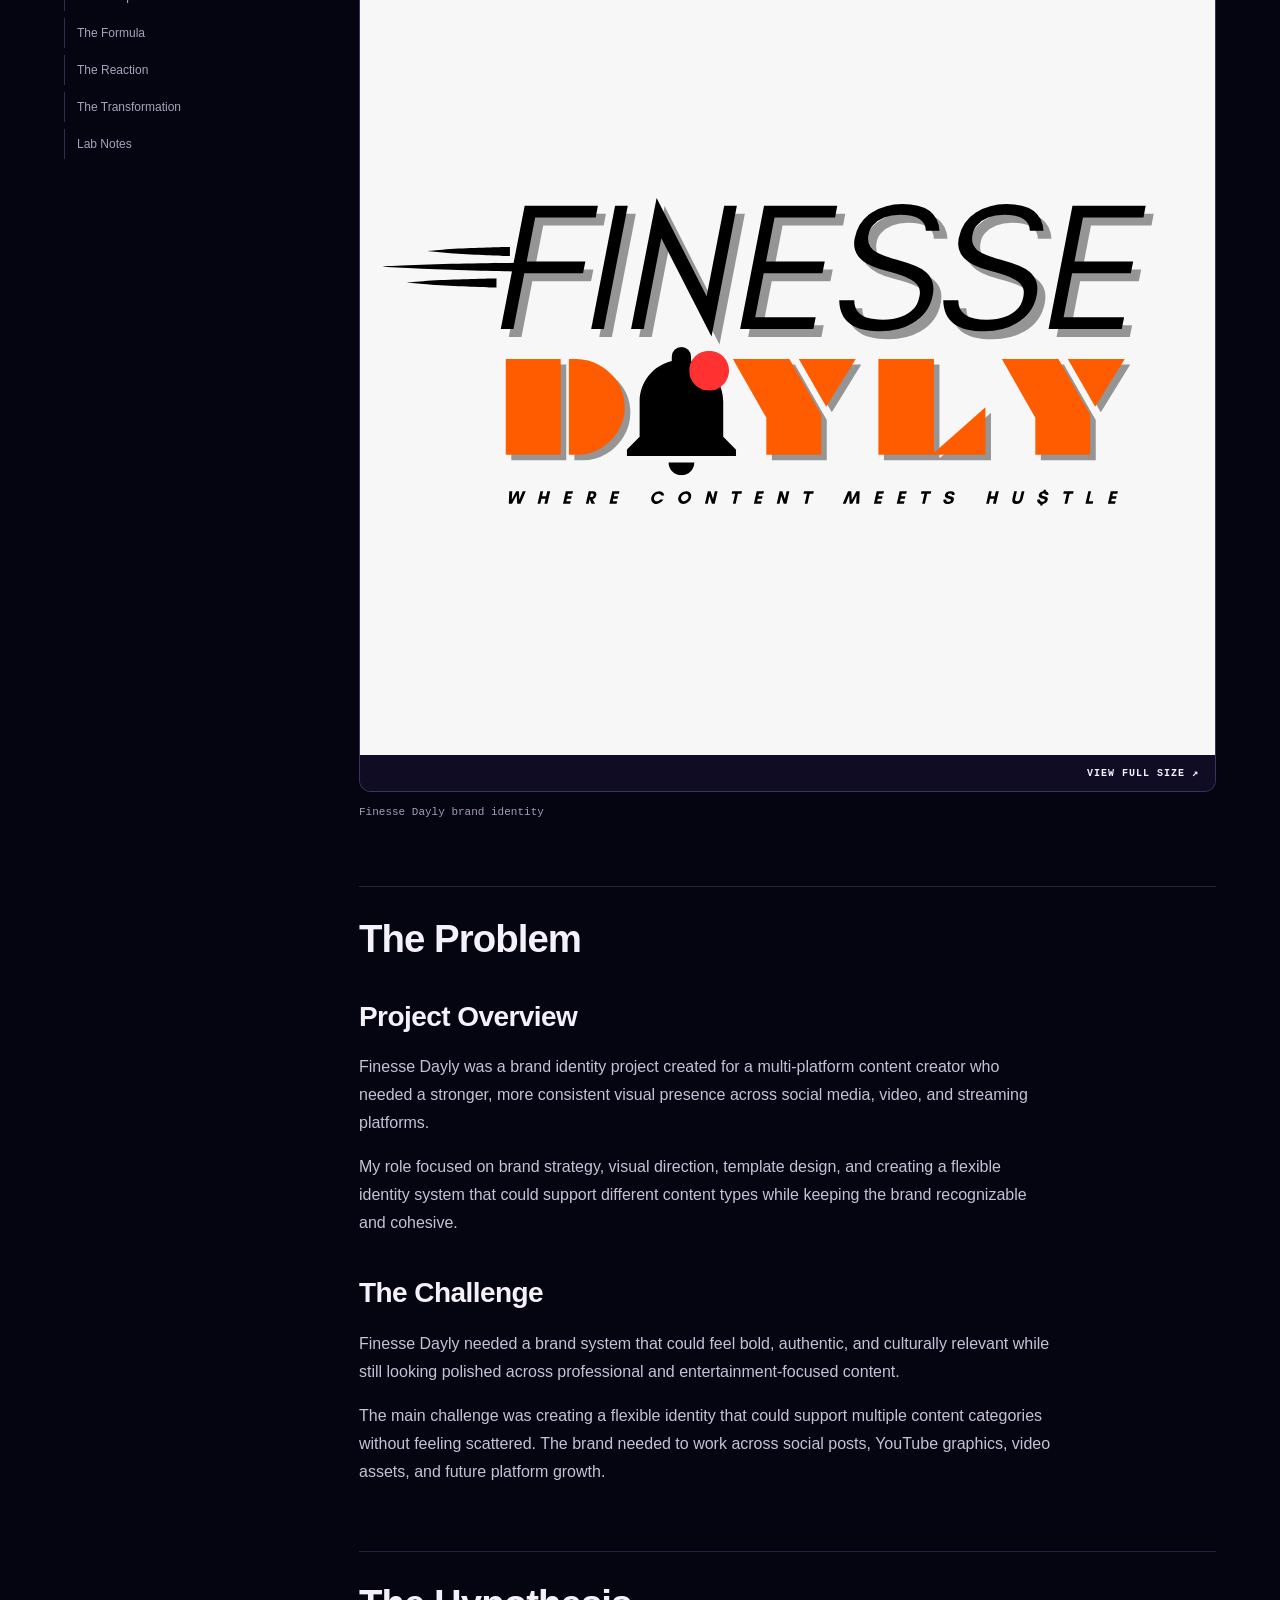
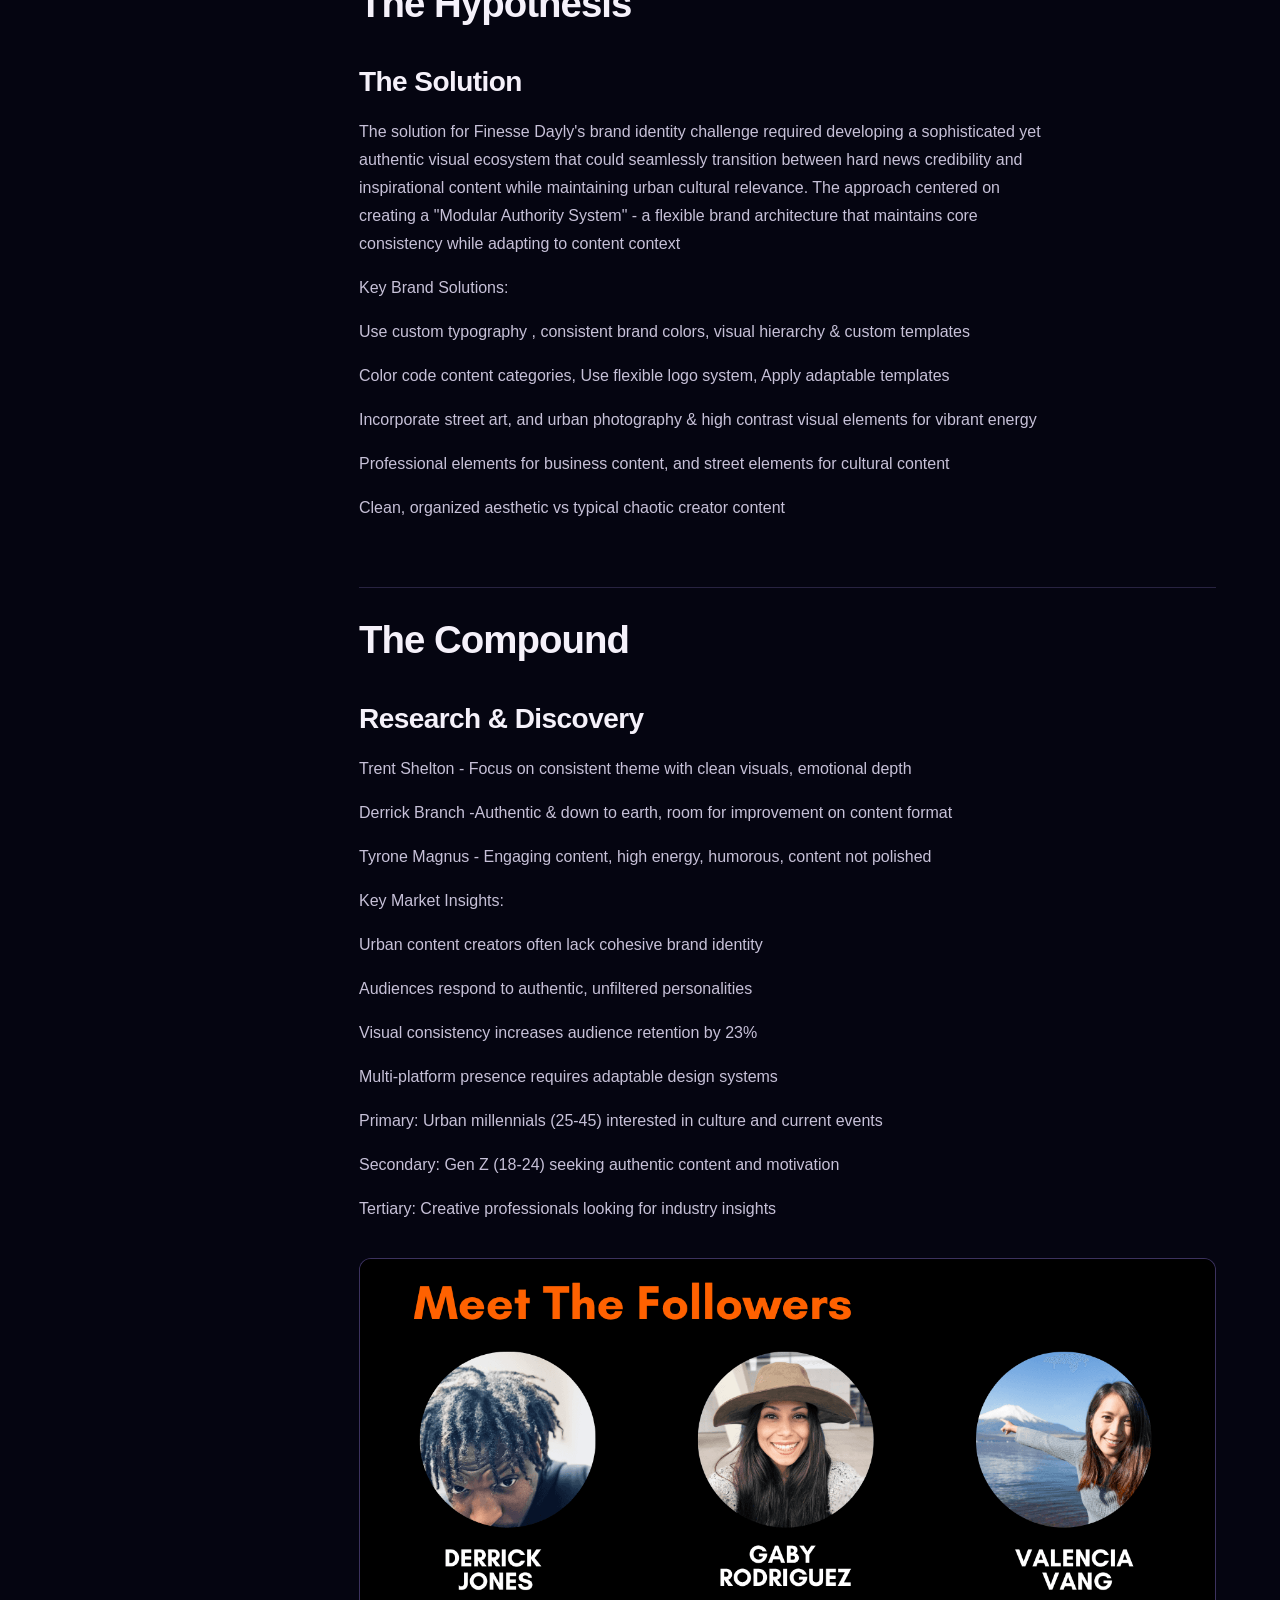
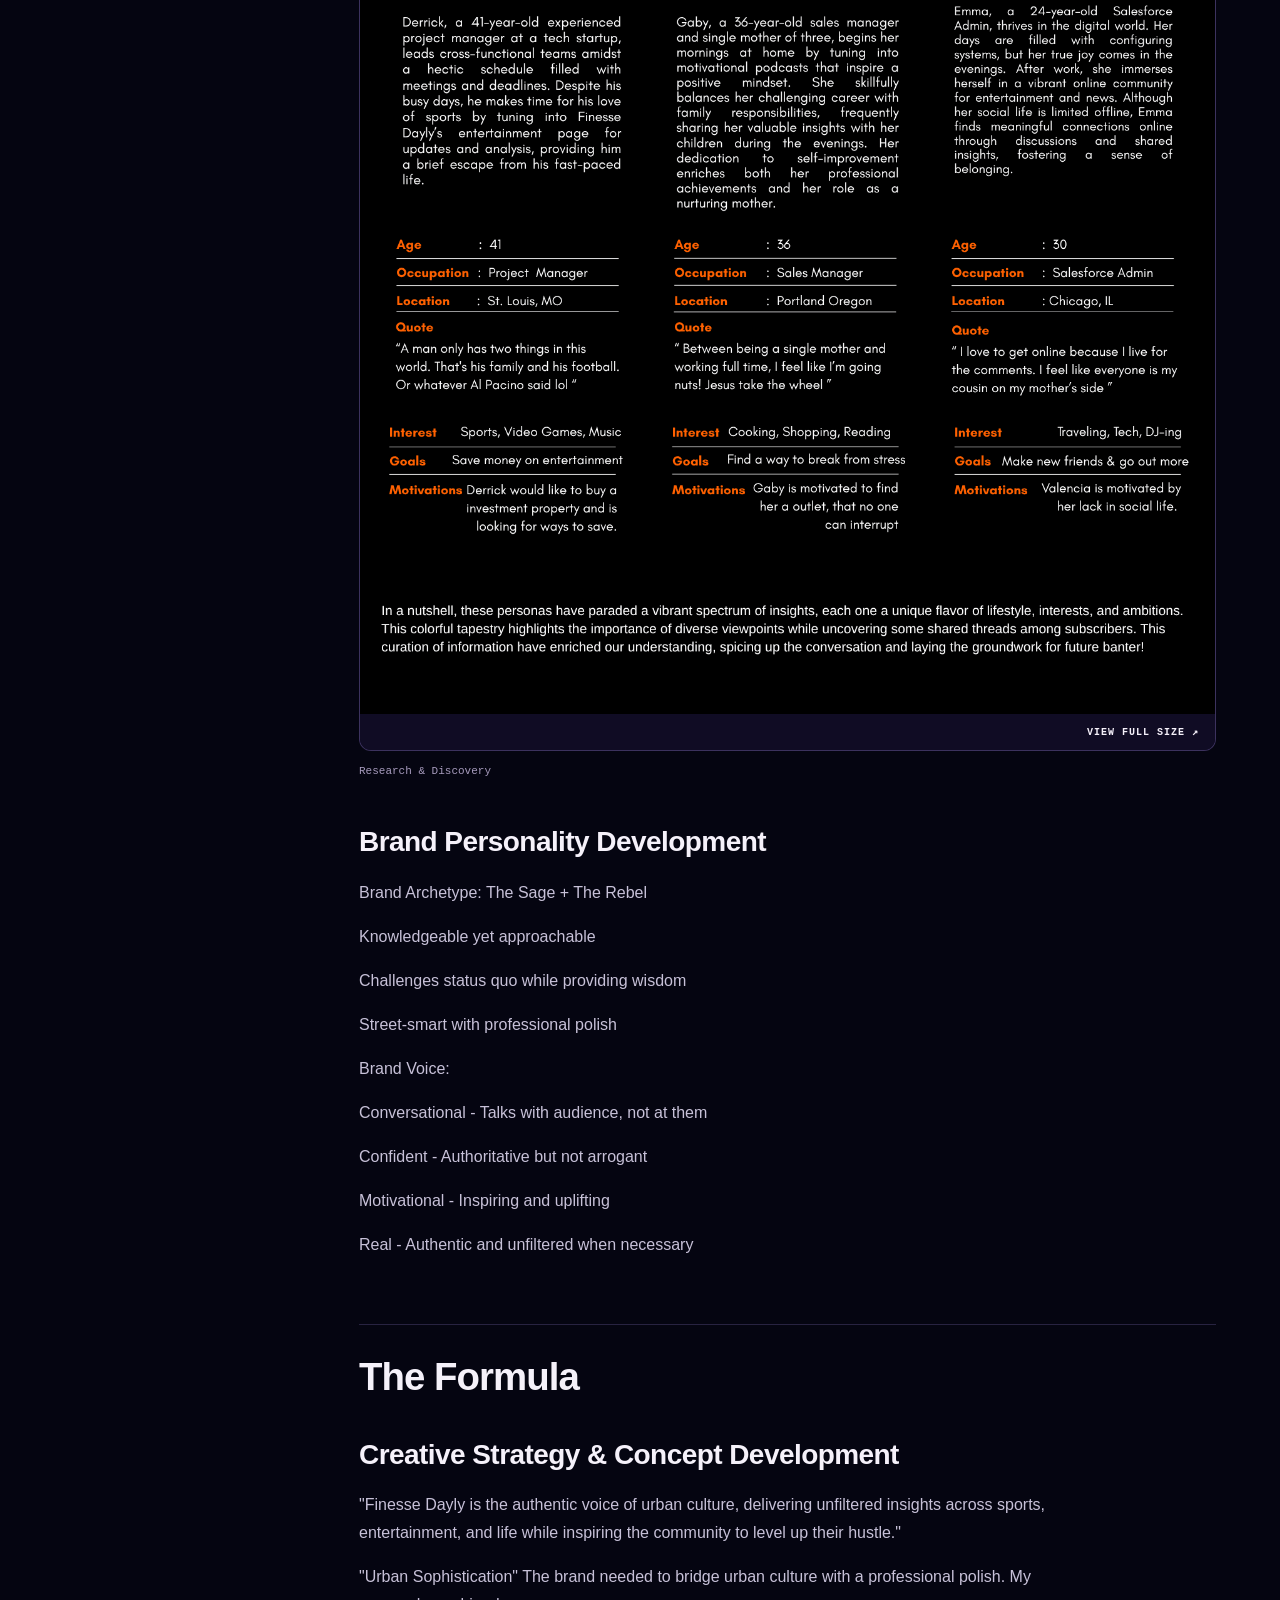
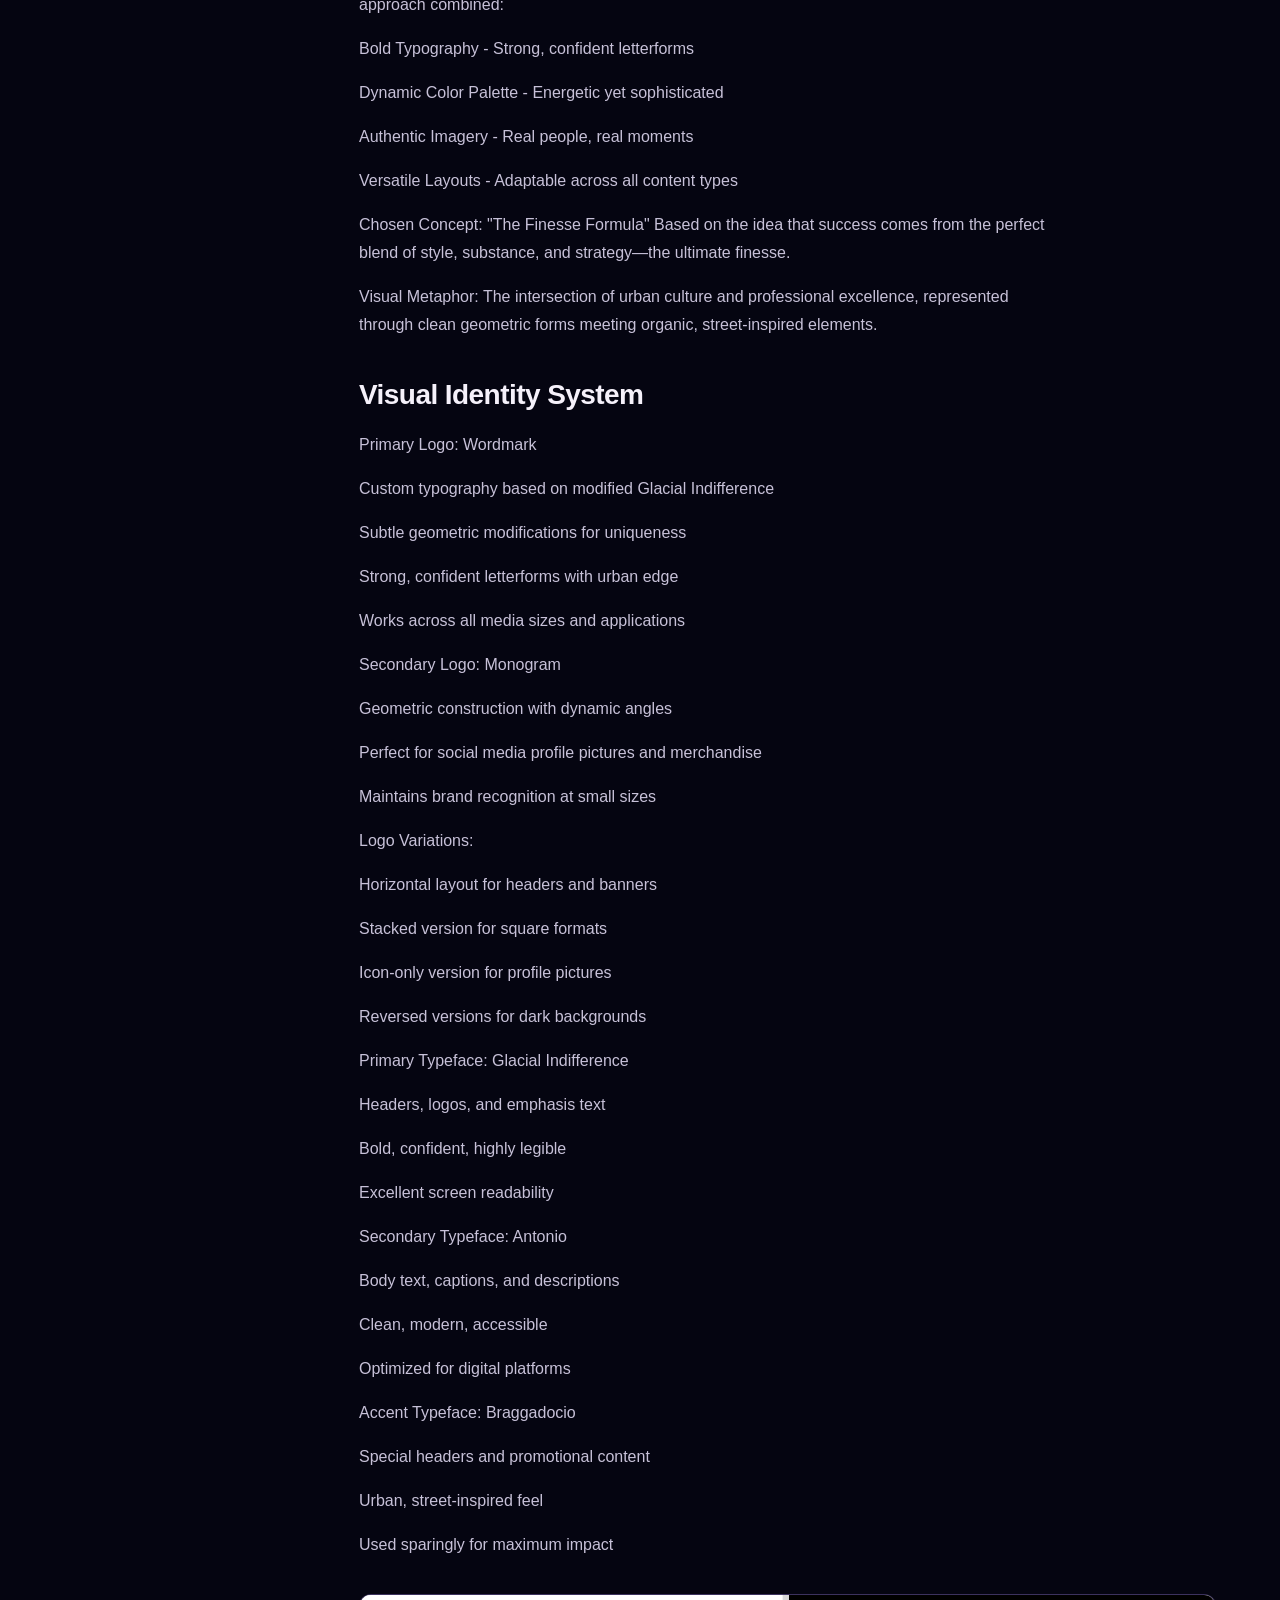
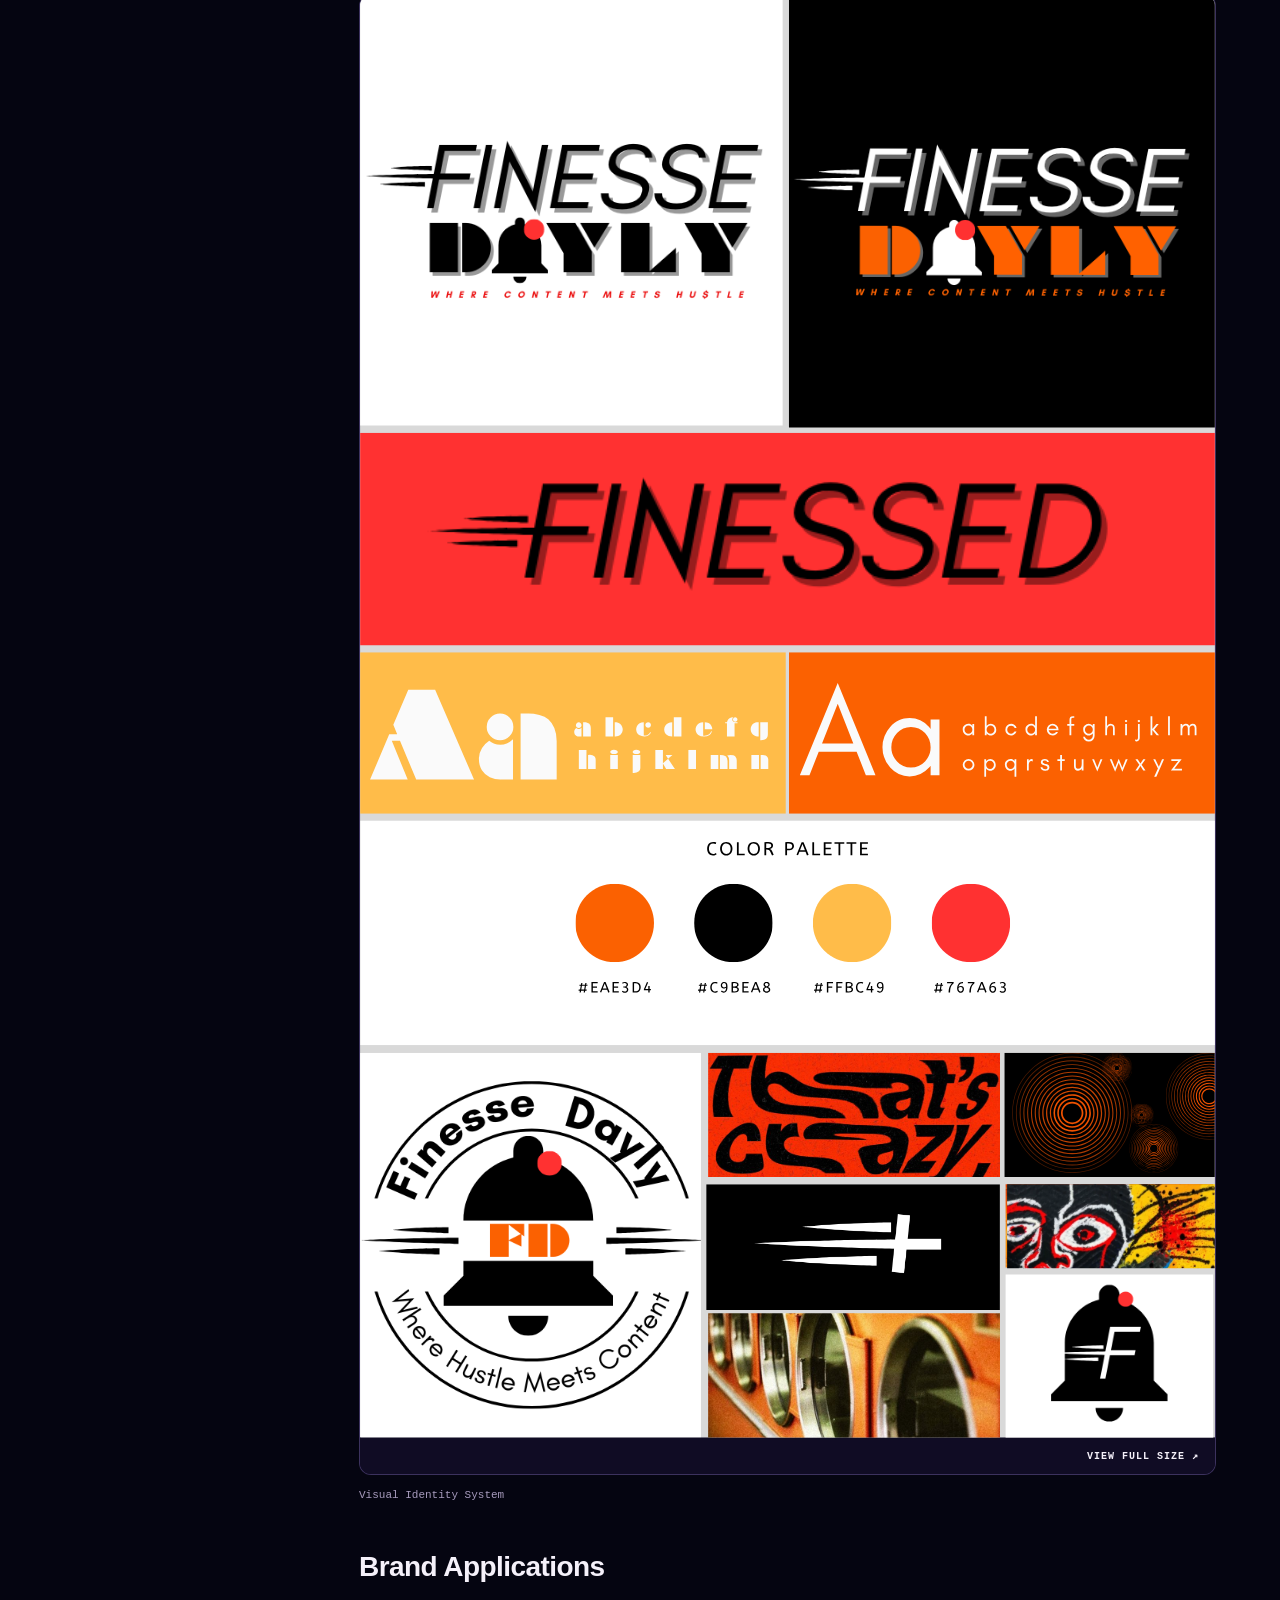
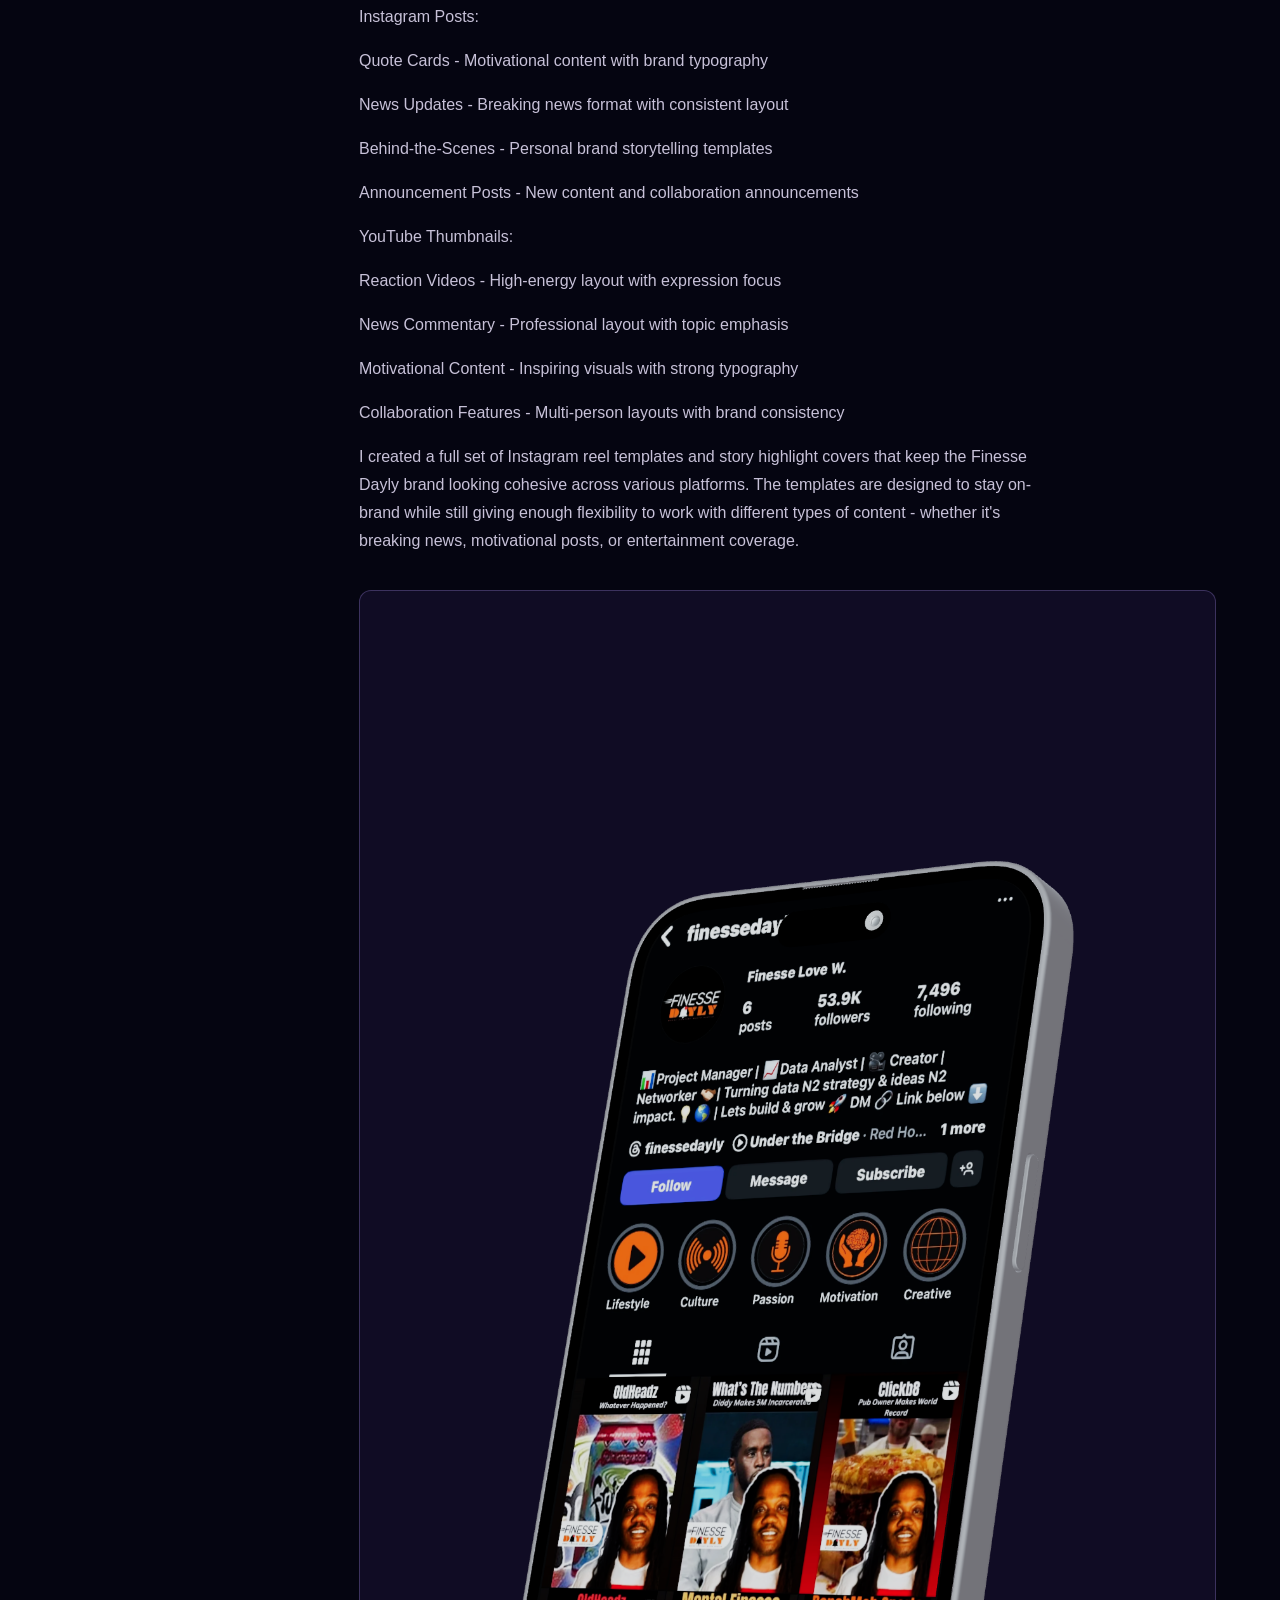
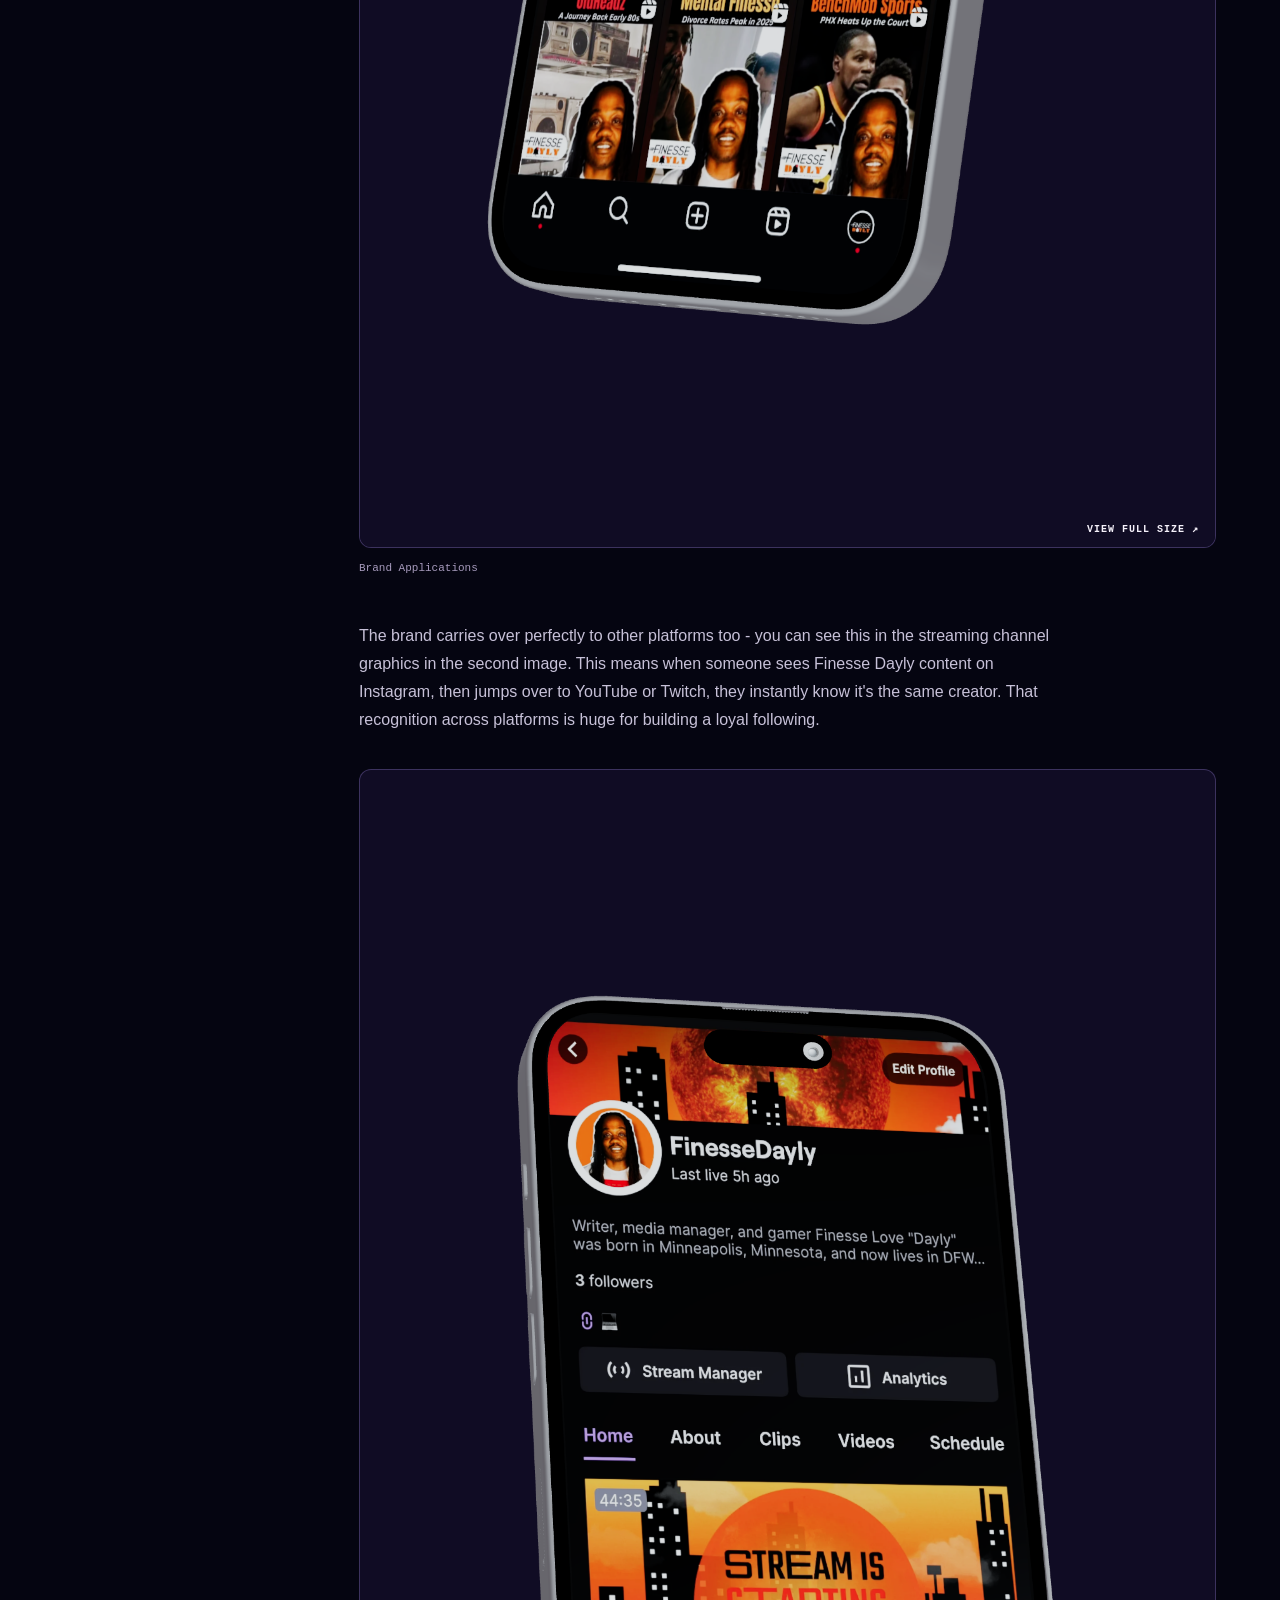
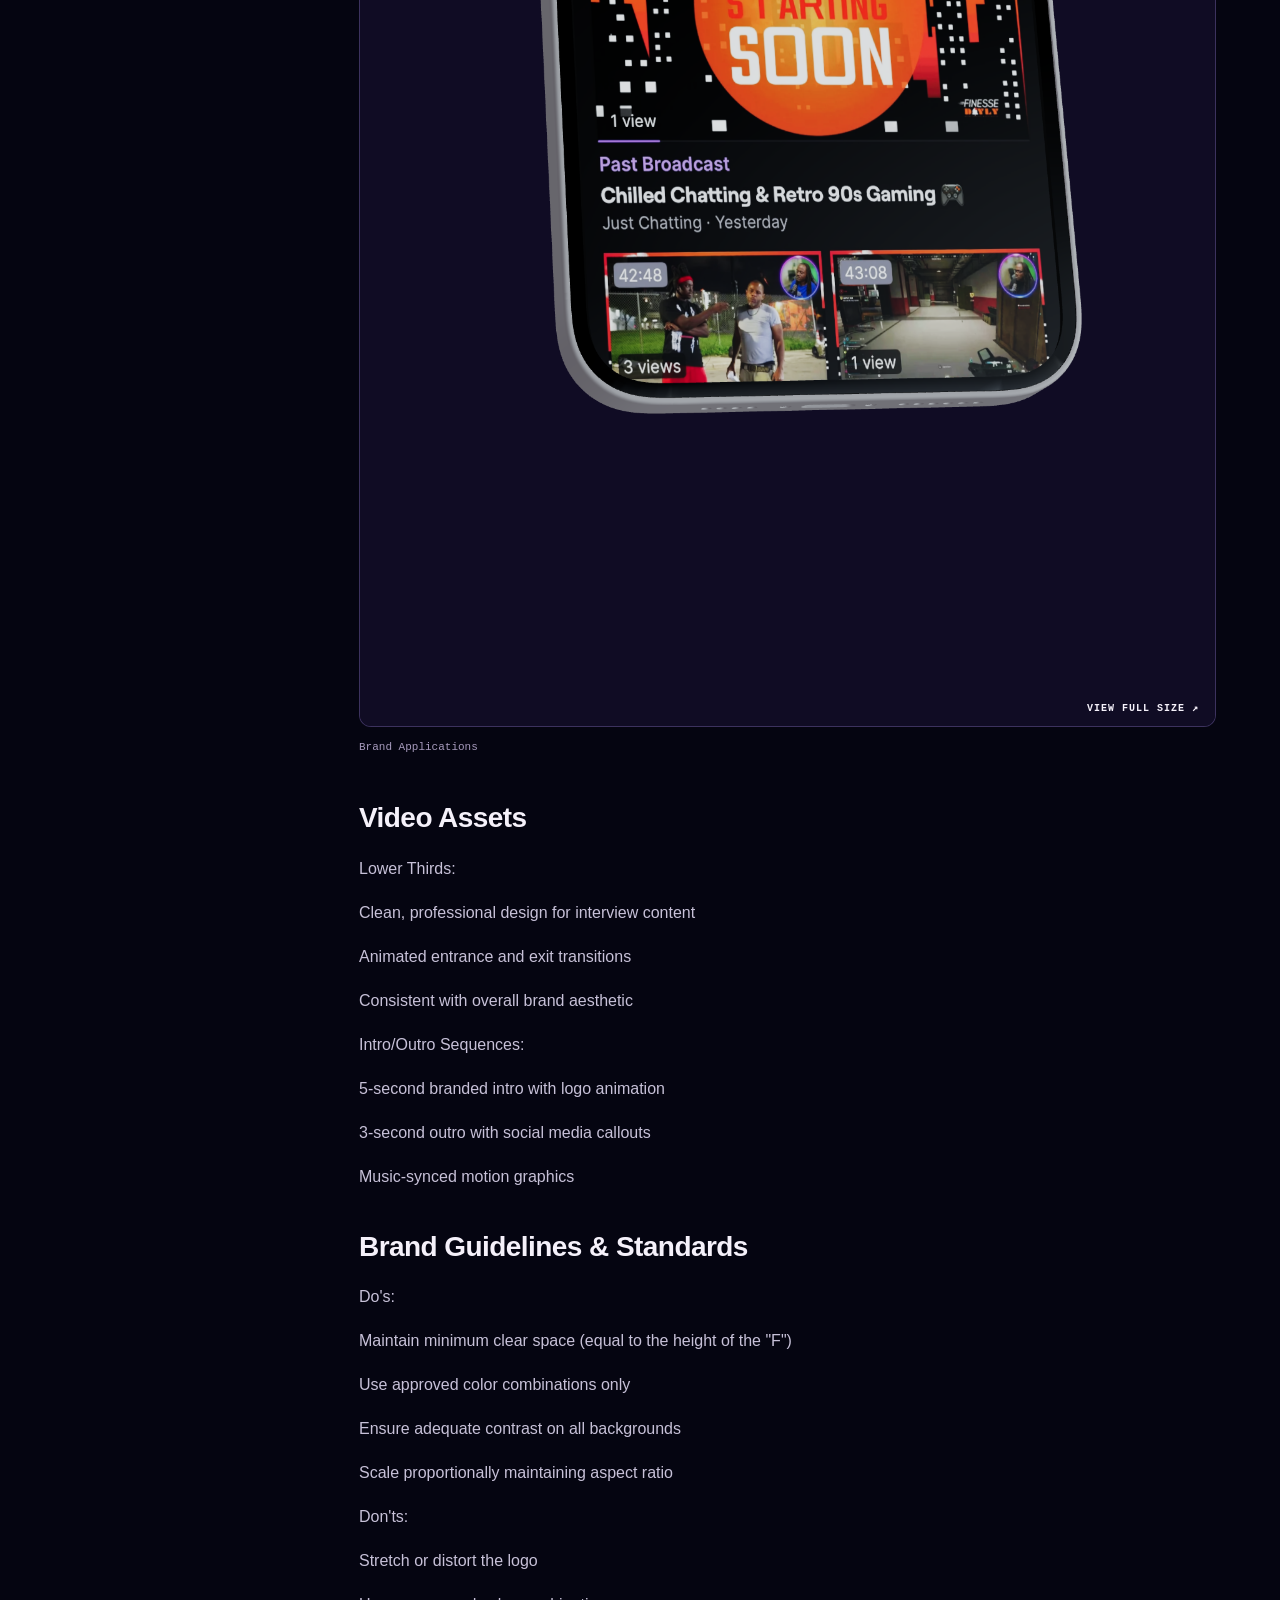
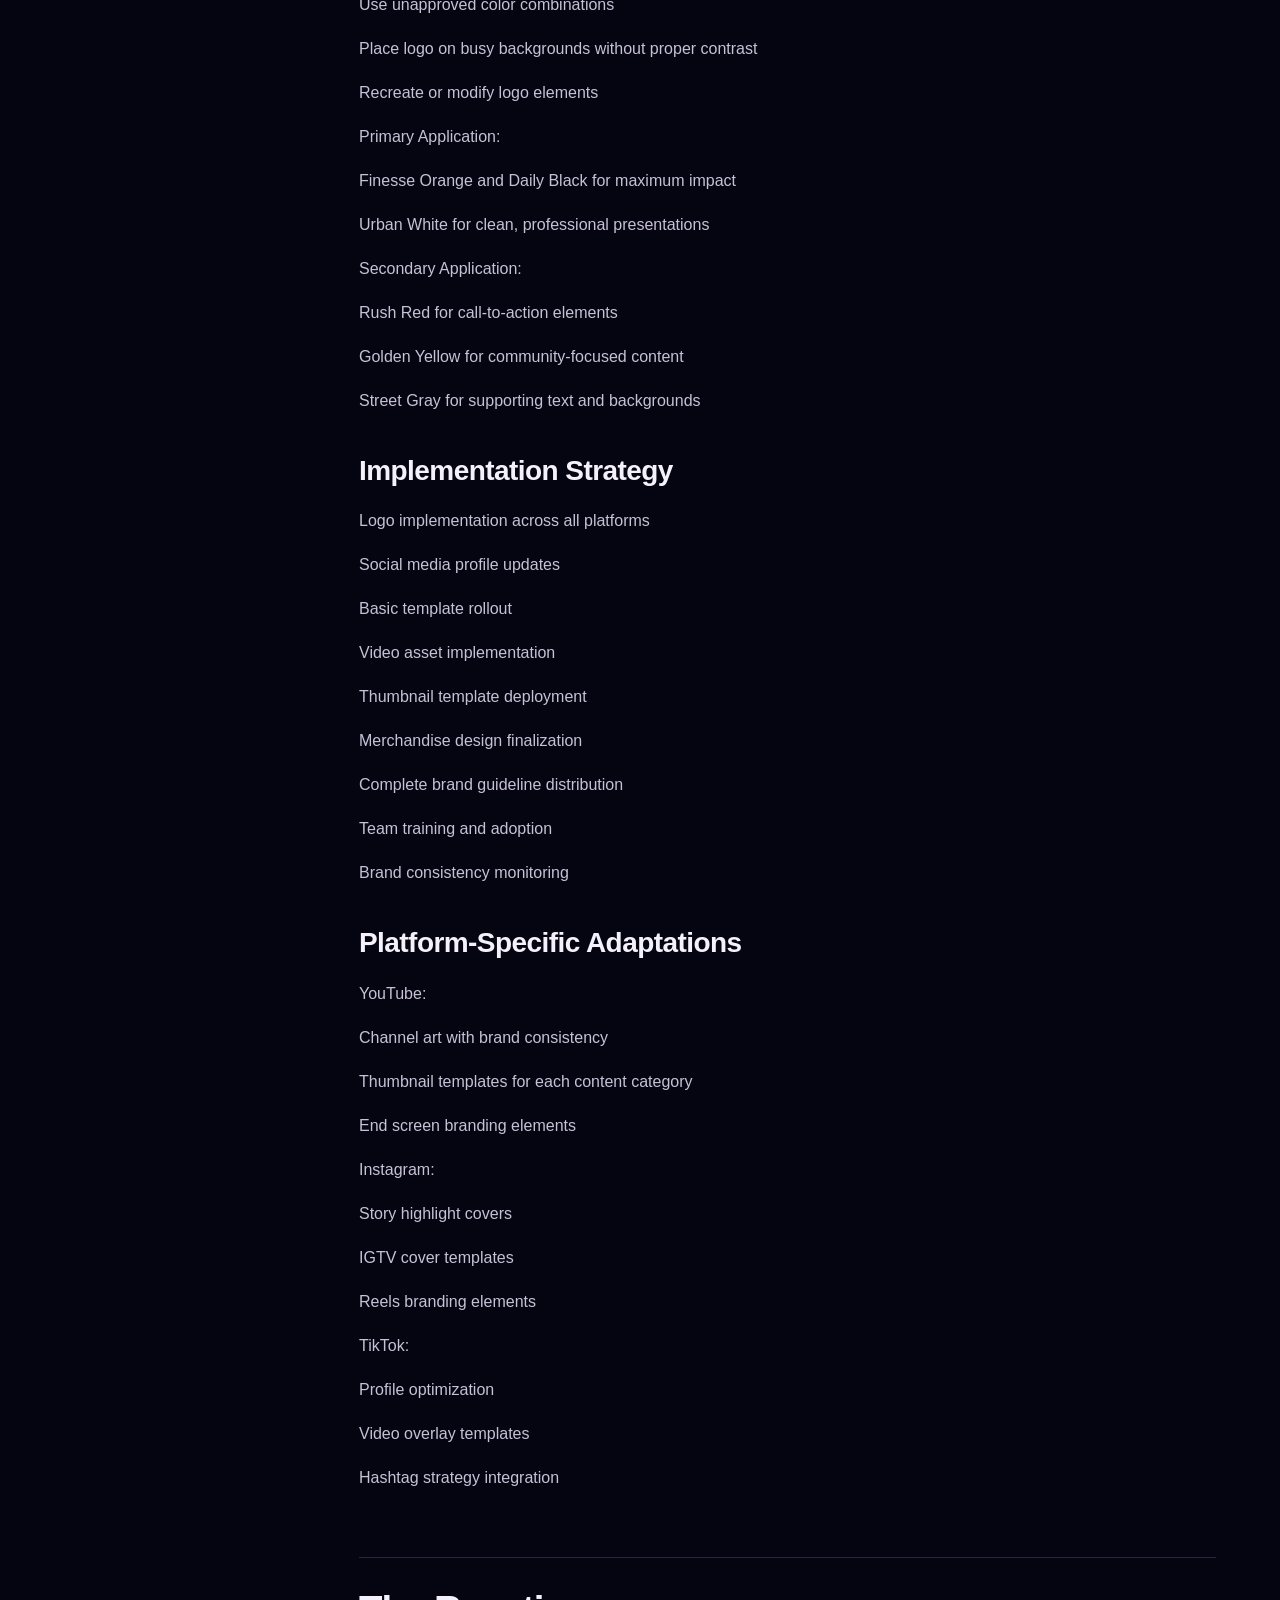
<file: finesse-dayly.html>
<!doctype html><html lang="en"><head><meta charset="utf-8"><meta name="viewport" content="width=device-width,initial-scale=1"><meta name="theme-color" content="#050511"><meta name="description" content="Finesse Dayly: a cohesive brand identity for a multi-platform content creator by Ivori Rayale."><title>Finesse Dayly — UX Alchemist / Ivori Rayale</title><link rel="stylesheet" href="case-study.css"><script src="case-study.js" defer></script></head><body><header class="case-header"><a class="brand" href="index.html">✦ IVORI RAYALE</a><a href="index.html#experiments">← Back to Experiments</a></header><main><section class="case-hero"><p class="eyebrow">EXPERIMENT 004 / BRAND IDENTITY</p><h1>Finesse Dayly<span>.</span></h1><p class="lead">The formula for a recognizable brand.</p><p class="intro">Brand strategy, visual identity, and a flexible creative system connecting urban culture with professional polish.</p><dl class="project-snapshot" aria-label="Project snapshot"><div><dt>MY ROLE</dt><dd>Brand Designer</dd></div><div><dt>TIMELINE</dt><dd>6 weeks</dd></div><div><dt>TOOLS USED</dt><dd>Canva · Adobe Photoshop</dd></div><div><dt>PROJECT TYPE</dt><dd>Brand Identity Project</dd></div><div><dt>PLATFORM</dt><dd>Multi-platform Brand Identity</dd></div><div><dt>TEAM</dt><dd>Solo Project</dd></div></dl><img class="cover" src="assets/finesse-dayly/00.svg" alt="Original Finesse Dayly brand identity cover" fetchpriority="high"></section><div class="case-layout"><aside><details open><summary>Inside the experiment</summary><nav aria-label="Case study sections"><a href="#the-problem">The Problem</a><a href="#the-hypothesis">The Hypothesis</a><a href="#the-compound">The Compound</a><a href="#the-formula">The Formula</a><a href="#the-reaction">The Reaction</a><a href="#the-transformation">The Transformation</a><a href="#lab-notes">Lab Notes</a></nav></details></aside><article class="case-content"><figure><button class="artifact" type="button" data-image="assets/finesse-dayly/01.svg" aria-label="Enlarge Finesse Dayly brand identity"><img src="assets/finesse-dayly/01.svg" alt="Finesse Dayly brand identity" loading="lazy"><span>VIEW FULL SIZE ↗</span></button><figcaption>Finesse Dayly brand identity</figcaption></figure><h2 id="the-problem">The Problem</h2><h3>Project Overview</h3><p>Finesse Dayly was a brand identity project created for a multi-platform content creator who needed a stronger, more consistent visual presence across social media, video, and streaming platforms.</p><p>My role focused on brand strategy, visual direction, template design, and creating a flexible identity system that could support different content types while keeping the brand recognizable and cohesive.</p><h3>The Challenge</h3><p>Finesse Dayly needed a brand system that could feel bold, authentic, and culturally relevant while still looking polished across professional and entertainment-focused content.</p><p>The main challenge was creating a flexible identity that could support multiple content categories without feeling scattered. The brand needed to work across social posts, YouTube graphics, video assets, and future platform growth.</p><h2 id="the-hypothesis">The Hypothesis</h2><h3>The Solution</h3><p>The solution for Finesse Dayly&#x27;s brand identity challenge required developing a sophisticated yet authentic visual ecosystem that could seamlessly transition between hard news credibility and inspirational content while maintaining urban cultural relevance. The approach centered on creating a &quot;Modular Authority System&quot; - a flexible brand architecture that maintains core consistency while adapting to content context</p><p>Key Brand Solutions:</p><p>Use custom typography , consistent brand colors, visual hierarchy &amp; custom templates</p><p>Color code content categories, Use flexible logo system, Apply adaptable templates</p><p>Incorporate street art, and urban photography &amp; high contrast visual elements for vibrant energy</p><p>Professional elements for business content, and street elements for cultural content</p><p>Clean, organized aesthetic vs typical chaotic creator content</p><h2 id="the-compound">The Compound</h2><h3>Research &amp; Discovery</h3><p>Trent Shelton - Focus on consistent theme with clean visuals, emotional depth</p><p>Derrick Branch -Authentic &amp; down to earth, room for improvement on content format</p><p>Tyrone Magnus - Engaging content, high energy, humorous, content not polished</p><p>Key Market Insights:</p><p>Urban content creators often lack cohesive brand identity</p><p>Audiences respond to authentic, unfiltered personalities</p><p>Visual consistency increases audience retention by 23%</p><p>Multi-platform presence requires adaptable design systems</p><p>Primary: Urban millennials (25-45) interested in culture and current events</p><p>Secondary: Gen Z (18-24) seeking authentic content and motivation</p><p>Tertiary: Creative professionals looking for industry insights</p><figure><button class="artifact" type="button" data-image="assets/finesse-dayly/04.png" aria-label="Enlarge Research &amp; Discovery"><img src="assets/finesse-dayly/04.png" alt="Research &amp; Discovery" loading="lazy"><span>VIEW FULL SIZE ↗</span></button><figcaption>Research &amp; Discovery</figcaption></figure><h3>Brand Personality Development</h3><p>Brand Archetype: The Sage + The Rebel</p><p>Knowledgeable yet approachable</p><p>Challenges status quo while providing wisdom</p><p>Street-smart with professional polish</p><p>Brand Voice:</p><p>Conversational - Talks with audience, not at them</p><p>Confident - Authoritative but not arrogant</p><p>Motivational - Inspiring and uplifting</p><p>Real - Authentic and unfiltered when necessary</p><h2 id="the-formula">The Formula</h2><h3>Creative Strategy &amp; Concept Development</h3><p>&quot;Finesse Dayly is the authentic voice of urban culture, delivering unfiltered insights across sports, entertainment, and life while inspiring the community to level up their hustle.&quot;</p><p>&quot;Urban Sophistication&quot; The brand needed to bridge urban culture with a professional polish. My approach combined:</p><p>Bold Typography - Strong, confident letterforms</p><p>Dynamic Color Palette - Energetic yet sophisticated</p><p>Authentic Imagery - Real people, real moments</p><p>Versatile Layouts - Adaptable across all content types</p><p>Chosen Concept: &quot;The Finesse Formula&quot; Based on the idea that success comes from the perfect blend of style, substance, and strategy—the ultimate finesse.</p><p>Visual Metaphor: The intersection of urban culture and professional excellence, represented through clean geometric forms meeting organic, street-inspired elements.</p><h3>Visual Identity System</h3><p>Primary Logo: Wordmark</p><p>Custom typography based on modified Glacial Indifference</p><p>Subtle geometric modifications for uniqueness</p><p>Strong, confident letterforms with urban edge</p><p>Works across all media sizes and applications</p><p>Secondary Logo: Monogram</p><p>Geometric construction with dynamic angles</p><p>Perfect for social media profile pictures and merchandise</p><p>Maintains brand recognition at small sizes</p><p>Logo Variations:</p><p>Horizontal layout for headers and banners</p><p>Stacked version for square formats</p><p>Icon-only version for profile pictures</p><p>Reversed versions for dark backgrounds</p><p>Primary Typeface: Glacial Indifference</p><p>Headers, logos, and emphasis text</p><p>Bold, confident, highly legible</p><p>Excellent screen readability</p><p>Secondary Typeface: Antonio</p><p>Body text, captions, and descriptions</p><p>Clean, modern, accessible</p><p>Optimized for digital platforms</p><p>Accent Typeface: Braggadocio</p><p>Special headers and promotional content</p><p>Urban, street-inspired feel</p><p>Used sparingly for maximum impact</p><figure><button class="artifact" type="button" data-image="assets/finesse-dayly/05.svg" aria-label="Enlarge Visual Identity System"><img src="assets/finesse-dayly/05.svg" alt="Visual Identity System" loading="lazy"><span>VIEW FULL SIZE ↗</span></button><figcaption>Visual Identity System</figcaption></figure><h3>Brand Applications</h3><p>Instagram Posts:</p><p>Quote Cards - Motivational content with brand typography</p><p>News Updates - Breaking news format with consistent layout</p><p>Behind-the-Scenes - Personal brand storytelling templates</p><p>Announcement Posts - New content and collaboration announcements</p><p>YouTube Thumbnails:</p><p>Reaction Videos - High-energy layout with expression focus</p><p>News Commentary - Professional layout with topic emphasis</p><p>Motivational Content - Inspiring visuals with strong typography</p><p>Collaboration Features - Multi-person layouts with brand consistency</p><p>I created a full set of Instagram reel templates and story highlight covers that keep the Finesse Dayly brand looking cohesive across various platforms. The templates are designed to stay on-brand while still giving enough flexibility to work with different types of content - whether it&#x27;s breaking news, motivational posts, or entertainment coverage.</p><figure><button class="artifact" type="button" data-image="assets/finesse-dayly/02.svg" aria-label="Enlarge Brand Applications"><img src="assets/finesse-dayly/02.svg" alt="Brand Applications" loading="lazy"><span>VIEW FULL SIZE ↗</span></button><figcaption>Brand Applications</figcaption></figure><p>The brand carries over perfectly to other platforms too - you can see this in the streaming channel graphics in the second image. This means when someone sees Finesse Dayly content on Instagram, then jumps over to YouTube or Twitch, they instantly know it&#x27;s the same creator. That recognition across platforms is huge for building a loyal following.</p><figure><button class="artifact" type="button" data-image="assets/finesse-dayly/03.svg" aria-label="Enlarge Brand Applications"><img src="assets/finesse-dayly/03.svg" alt="Brand Applications" loading="lazy"><span>VIEW FULL SIZE ↗</span></button><figcaption>Brand Applications</figcaption></figure><h3>Video Assets</h3><p>Lower Thirds:</p><p>Clean, professional design for interview content</p><p>Animated entrance and exit transitions</p><p>Consistent with overall brand aesthetic</p><p>Intro/Outro Sequences:</p><p>5-second branded intro with logo animation</p><p>3-second outro with social media callouts</p><p>Music-synced motion graphics</p><h3>Brand Guidelines &amp; Standards</h3><p>Do&#x27;s:</p><p>Maintain minimum clear space (equal to the height of the &quot;F&quot;)</p><p>Use approved color combinations only</p><p>Ensure adequate contrast on all backgrounds</p><p>Scale proportionally maintaining aspect ratio</p><p>Don&#x27;ts:</p><p>Stretch or distort the logo</p><p>Use unapproved color combinations</p><p>Place logo on busy backgrounds without proper contrast</p><p>Recreate or modify logo elements</p><p>Primary Application:</p><p>Finesse Orange and Daily Black for maximum impact</p><p>Urban White for clean, professional presentations</p><p>Secondary Application:</p><p>Rush Red for call-to-action elements</p><p>Golden Yellow for community-focused content</p><p>Street Gray for supporting text and backgrounds</p><h3>Implementation Strategy</h3><p>Logo implementation across all platforms</p><p>Social media profile updates</p><p>Basic template rollout</p><p>Video asset implementation</p><p>Thumbnail template deployment</p><p>Merchandise design finalization</p><p>Complete brand guideline distribution</p><p>Team training and adoption</p><p>Brand consistency monitoring</p><h3>Platform-Specific Adaptations</h3><p>YouTube:</p><p>Channel art with brand consistency</p><p>Thumbnail templates for each content category</p><p>End screen branding elements</p><p>Instagram:</p><p>Story highlight covers</p><p>IGTV cover templates</p><p>Reels branding elements</p><p>TikTok:</p><p>Profile optimization</p><p>Video overlay templates</p><p>Hashtag strategy integration</p><h2 id="the-reaction">The Reaction</h2><p>I explored a few different directions for the YouTube cover before landing on the final design. The first version below was my take on Brutalism - bold, loud, and full of energy. But honestly, I realized that&#x27;s what most content creators are already doing.</p><p>Since he&#x27;s also a Project Manager, I wanted something that felt more polished and professional while still keeping that energy. It needed to show both sides of his brand - the creative content creator and the business-minded project manager.</p><figure><button class="artifact" type="button" data-image="assets/finesse-dayly/06.png" aria-label="Enlarge Finesse Dayly brand identity"><img src="assets/finesse-dayly/06.png" alt="Finesse Dayly brand identity" loading="lazy"><span>VIEW FULL SIZE ↗</span></button><figcaption>Finesse Dayly brand identity</figcaption></figure><p>The second design here was my attempt to keep that same energy but dial it back a bit. I stripped out all the topic-specific imagery because I didn&#x27;t want to box him into just sports or entertainment - he needed the freedom to talk about whatever was on his mind.</p><p>This version had plenty of movement and visual interest, but something still felt off. It wasn&#x27;t quite hitting the mark I was aiming for, so I decided to keep pushing and try something completely different</p><figure><button class="artifact" type="button" data-image="assets/finesse-dayly/07.png" aria-label="Enlarge Finesse Dayly brand identity"><img src="assets/finesse-dayly/07.png" alt="Finesse Dayly brand identity" loading="lazy"><span>VIEW FULL SIZE ↗</span></button><figcaption>Finesse Dayly brand identity</figcaption></figure><p>For the final design, I went back to the brand structure I&#x27;d established earlier. I created a city skyline backdrop that incorporates all the Finesse Dayly brand colors, and this one just clicked. It perfectly captures that mix of urban culture and young professional energy I was going for - much more cohesive than my previous attempts</p><figure><button class="artifact" type="button" data-image="assets/finesse-dayly/08.svg" aria-label="Enlarge Finesse Dayly brand identity"><img src="assets/finesse-dayly/08.svg" alt="Finesse Dayly brand identity" loading="lazy"><span>VIEW FULL SIZE ↗</span></button><figcaption>Finesse Dayly brand identity</figcaption></figure><h2 id="the-transformation">The Transformation</h2><h3>Results &amp; Impact</h3><p>Finesse Dayly was a brand identity and creative strategy project focused on building a more cohesive, recognizable, and flexible visual system across digital platforms.</p><p>The final brand kit included a logo system, typography direction, color palette, social media templates, YouTube graphics, video assets, and usage guidelines. Together, these deliverables created a stronger foundation for consistent content creation across Instagram, YouTube, TikTok, and future brand extensions.</p><p>Created a cohesive identity system for a multi-platform content creator</p><p>Developed flexible templates for news, entertainment, motivational, and business content</p><p>Improved visual consistency across social media, video, and streaming assets</p><p>Established brand guidelines to support future content creation and platform growth</p><p>Balanced urban cultural relevance with a more polished, professional presentation</p><figure><button class="artifact" type="button" data-image="assets/finesse-dayly/09.svg" aria-label="Enlarge Results &amp; Impact"><img src="assets/finesse-dayly/09.svg" alt="Results &amp; Impact" loading="lazy"><span>VIEW FULL SIZE ↗</span></button><figcaption>Results &amp; Impact</figcaption></figure><figure><button class="artifact" type="button" data-image="assets/finesse-dayly/10.svg" aria-label="Enlarge Results &amp; Impact"><img src="assets/finesse-dayly/10.svg" alt="Results &amp; Impact" loading="lazy"><span>VIEW FULL SIZE ↗</span></button><figcaption>Results &amp; Impact</figcaption></figure><h2 id="lab-notes">Lab Notes</h2><h3>Primary Growth Challenges</h3><p>Expanding Beyond Traditional Boundaries The fundamental challenge I faced was stretching beyond the familiar territory of UX/UI into the comprehensive ecosystem of business building. This wasn&#x27;t just about designing interfaces anymore—I was architecting the entire foundation of a brand from inception to execution. This expansion required me to develop new competencies while maintaining my design expertise.</p><p>The Convergence of Content and Design A particularly demanding aspect was navigating the UI of content creation within the branding context. This challenge pushed me to think beyond static design elements and consider how content flows, evolves, and maintains consistency across multiple touchpoints. I wasn&#x27;t just creating visuals; I was establishing a living, breathing brand system.</p><p>Managing Creative Complexity The sheer scope of coordinating brand voice, imagery, interfaces, and brand guidelines simultaneously presented a formidable creative challenge. Each element needed to harmonize while serving its distinct purpose—requiring me to balance artistic vision with systematic thinking.</p><h3>Project Management as the Critical Catalyst</h3><p>Orchestrating Multiple Workstreams</p><p>Project management became my essential framework for navigating this complexity. I discovered that creating cohesive brand rules wasn&#x27;t just about design decisions—it demanded structured planning, timeline coordination, and resource allocation. This role forced me to think strategically about dependencies between brand elements and how changes in one area rippled through the entire system.</p><p>Intention as a Management Tool</p><p>My emphasis on intention reveals a sophisticated understanding of project management. Every design decision, content piece, and brand guideline needed purposeful justification. This intentionality became my north star for prioritizing tasks, making trade-offs, and ensuring all elements aligned with the overarching brand vision.</p><p>Consistency Through Systems Thinking</p><p>The project management challenge of maintaining consistency across diverse deliverables pushed me to develop robust documentation and governance processes. I learned that consistency isn&#x27;t achieved through repetition alone, but through creating scalable systems and clear guidelines that others could follow—a core project management competency.</p><p>End-to-End Ownership</p><p>Perhaps most significantly, this project challenged me to own the entire lifecycle—from strategic conception through tactical execution. This holistic responsibility meant managing not just timelines and deliverables, but stakeholder expectations, quality standards, and the delicate balance between creative exploration and practical constraints.</p><p>This experience transformed me from a specialist focused on specific design outputs to a strategic thinker capable of orchestrating complex, multi-faceted brand initiatives. The project management skills I developed—particularly around maintaining intention and consistency across diverse workstreams—now position me as someone who can bridge the gap between creative vision and business execution.</p><h3>Lessons Learned &amp; Evolution</h3><p>Authenticity Balance: The biggest challenge was maintaining street credibility while elevating professionalism. The solution was keeping the core personality intact while refining the visual presentation.</p><p>Versatility Requirements: Urban content creators need extremely flexible brand systems due to diverse content types. My modular approach allowed for consistent branding across various formats.</p><p>Community Connection: The urban audience values authenticity over perfection. Strategic imperfections and personality-driven elements were crucial for acceptance.</p><h3>Future Brand Evolution</h3><p>Planned Expansions:</p><p>Podcast Branding - Audio-specific brand applications</p><p>Live Event Graphics - Speaking engagement and appearance materials</p><p>Digital Products - Course and consultation branding</p><p>Team Expansion - Sub-brand development for team members</p><p>Long-term Vision: Positioning Finesse Dayly as a media brand rather than just a content creator, with potential for:</p><p>Network expansion opportunities</p><p>Licensing and merchandising growth</p><p>Speaking and consulting revenue streams</p><p>Community platform development</p><p>The Finesse Dayly brand identity successfully bridges the gap between urban authenticity and professional credibility. By creating a flexible, modular system that adapts to various content types while maintaining consistency, I established a strong foundation for long-term brand growth.</p><p>The project demonstrated that effective branding for content creators requires deep understanding of both the creator&#x27;s personality and their audience&#x27;s expectations. The resulting brand system not only improved recognition and engagement but also positioned Finesse Dayly for expanded opportunities in the media landscape.</p><p>Key Success Factors:</p><p>Authentic representation of creator personality</p><p>Flexible system accommodating diverse content</p><p>Strong visual hierarchy and consistency</p><p>Community-focused approach to brand development</p><p>Strategic positioning for future growth</p><p>This comprehensive rebrand transformed Finesse Dayly from a content creator into a recognizable media brand, proving that thoughtful design strategy can elevate personal brands to professional media company status while maintaining authentic community connections.</p><p>The Finesse Dayly brand identity represents the successful fusion of urban culture and professional excellence, creating a distinctive voice in the crowded content creator landscape.</p><div class="case-end"><p>END OF EXPERIMENT / 004</p><a class="case-cta" href="index.html#experiments">← Return to Experiments</a></div></article></div></main><footer>IVORI RAYALE · THE SCIENCE OF A BETTER EXPERIENCE.</footer><dialog class="image-viewer" aria-label="Design artifact full-size view"><div class="viewer-tools"><a class="original-image" target="_blank" rel="noopener">Open original ↗</a><button class="close-viewer" type="button" aria-label="Close image">Close ×</button></div><img alt=""><p></p></dialog></body></html>
</file>
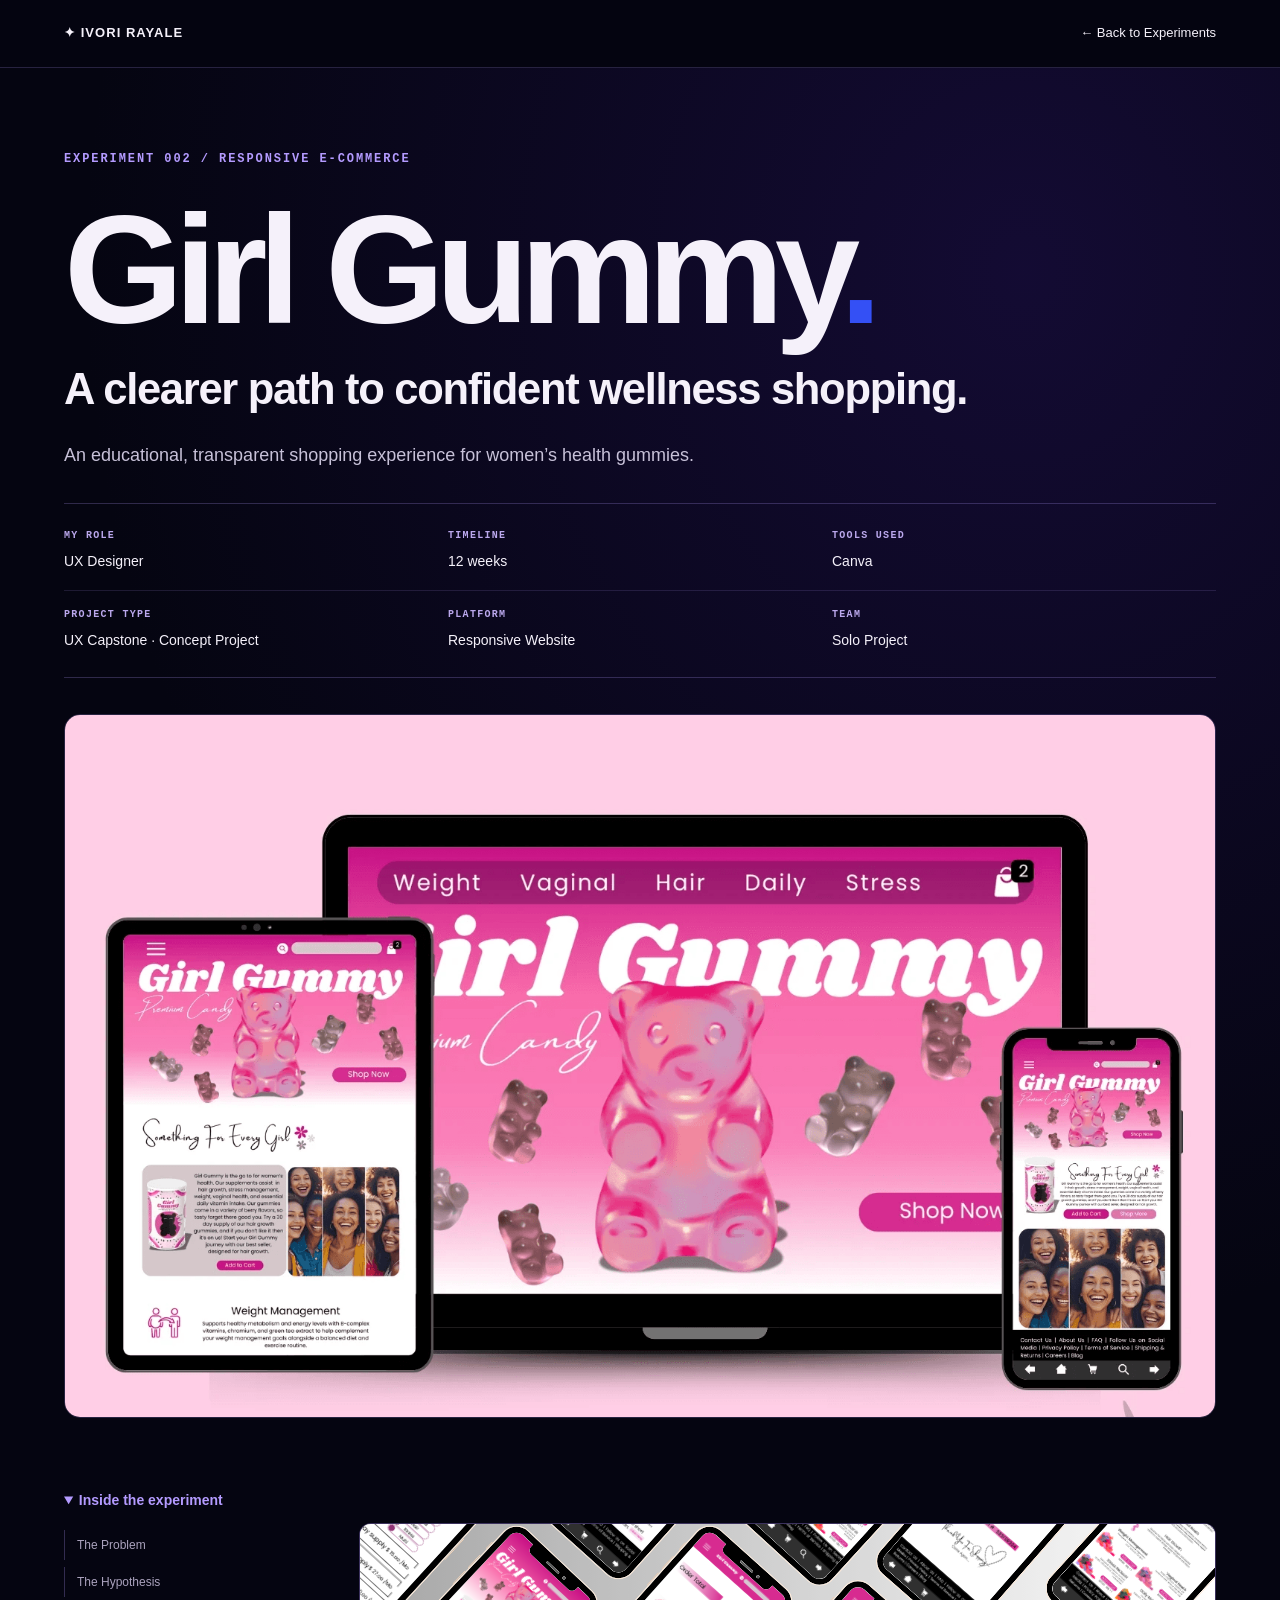
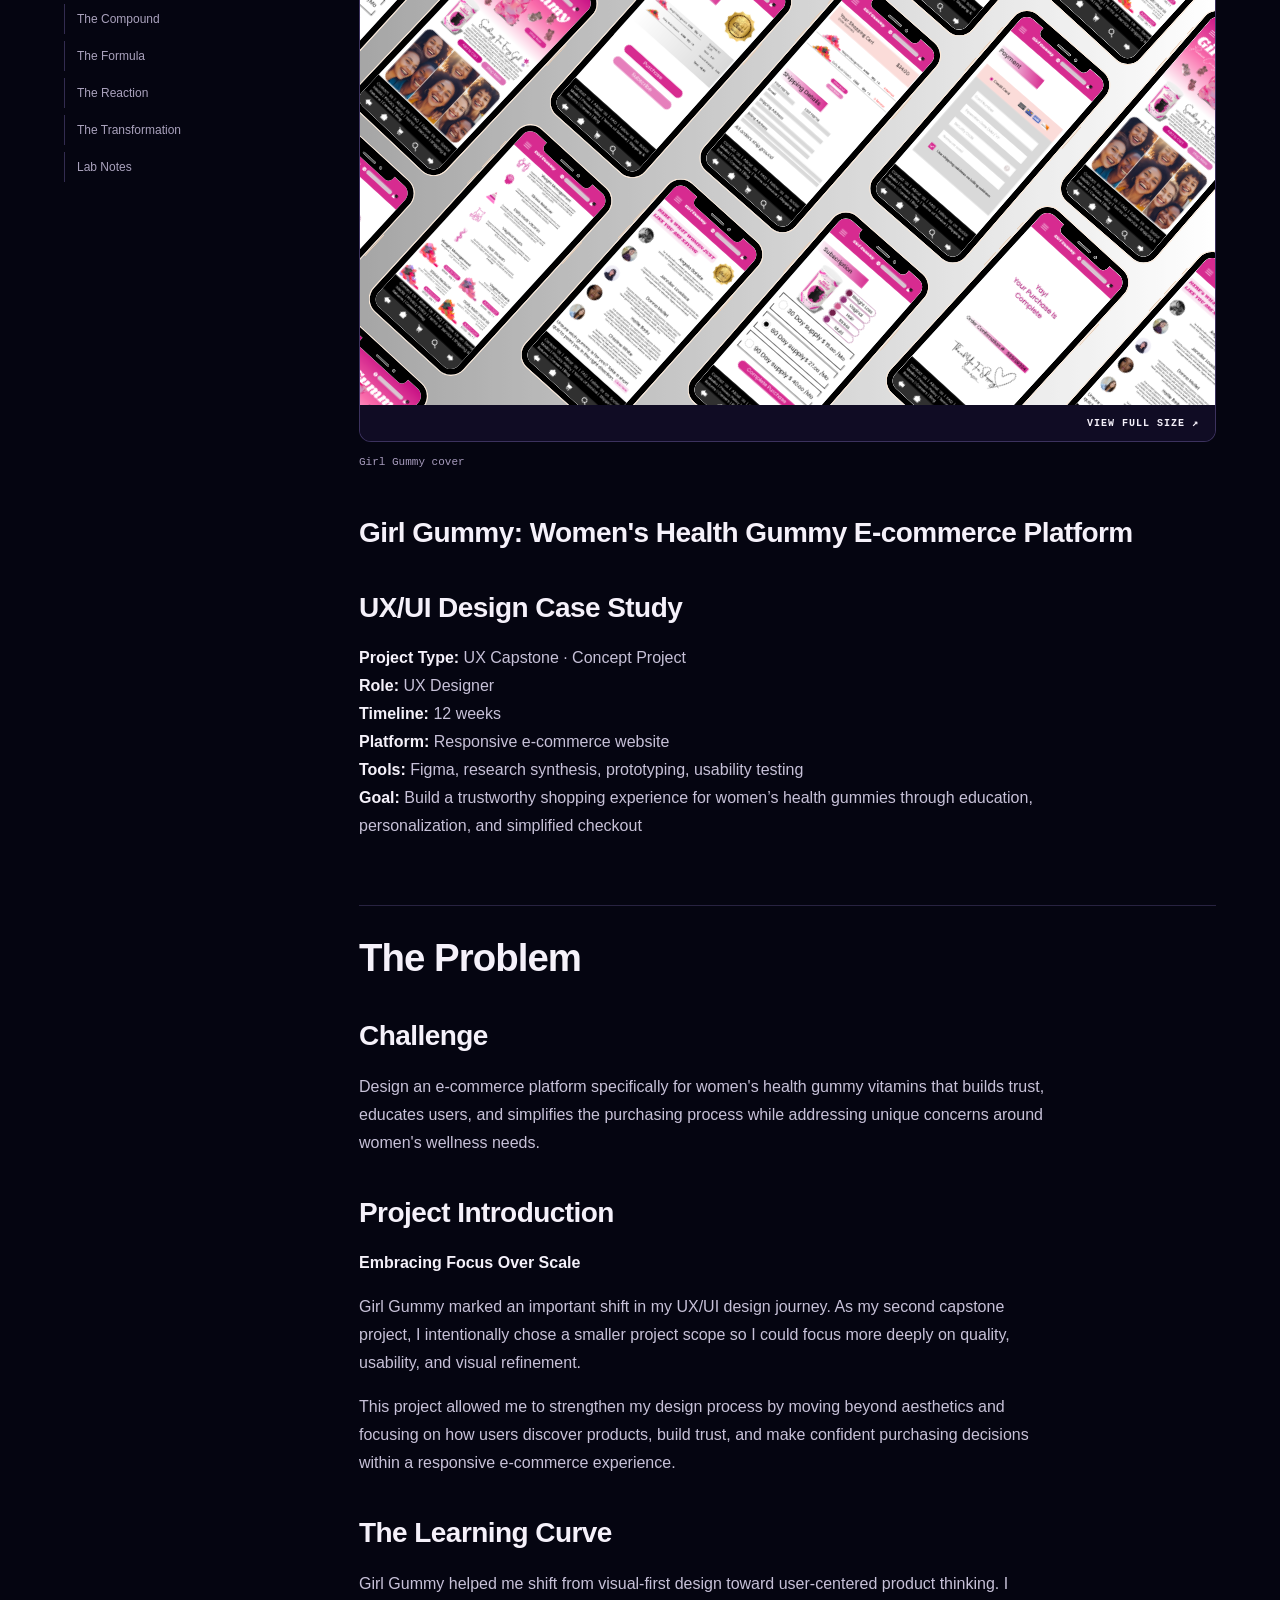
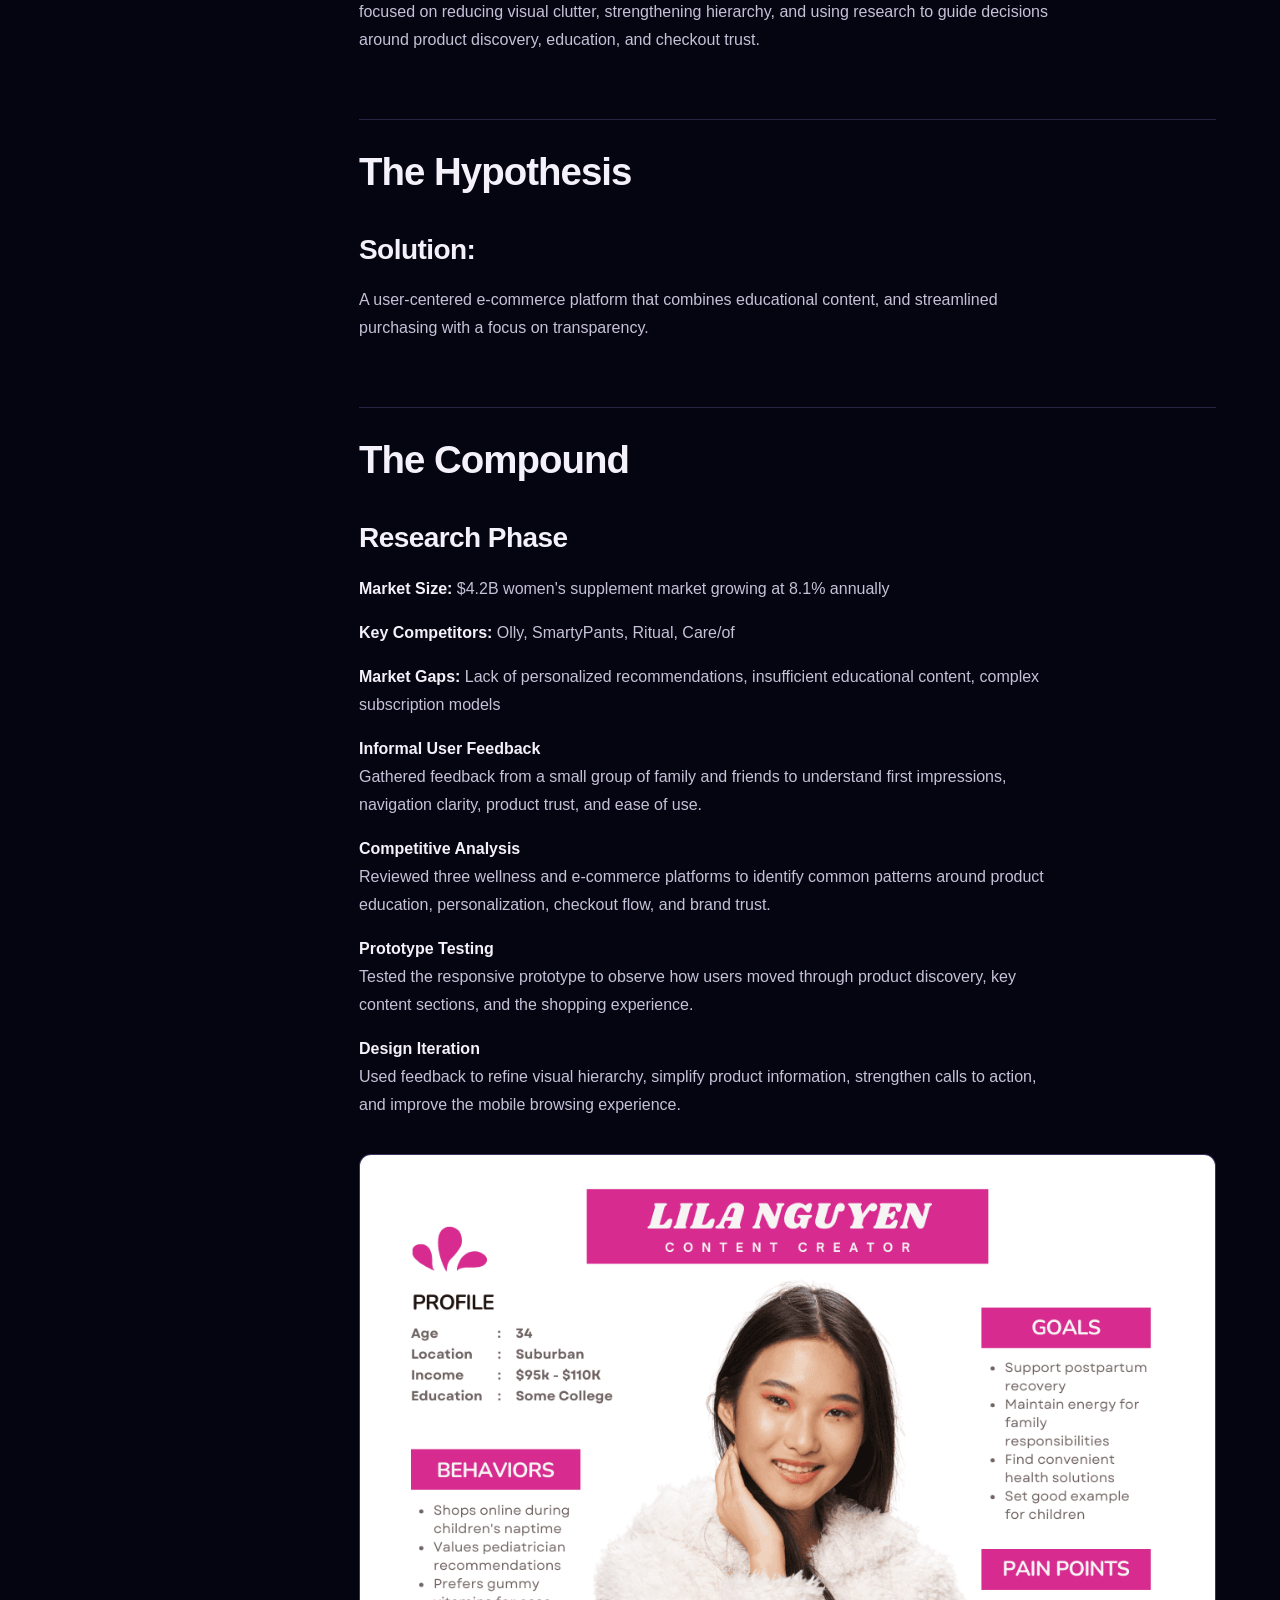
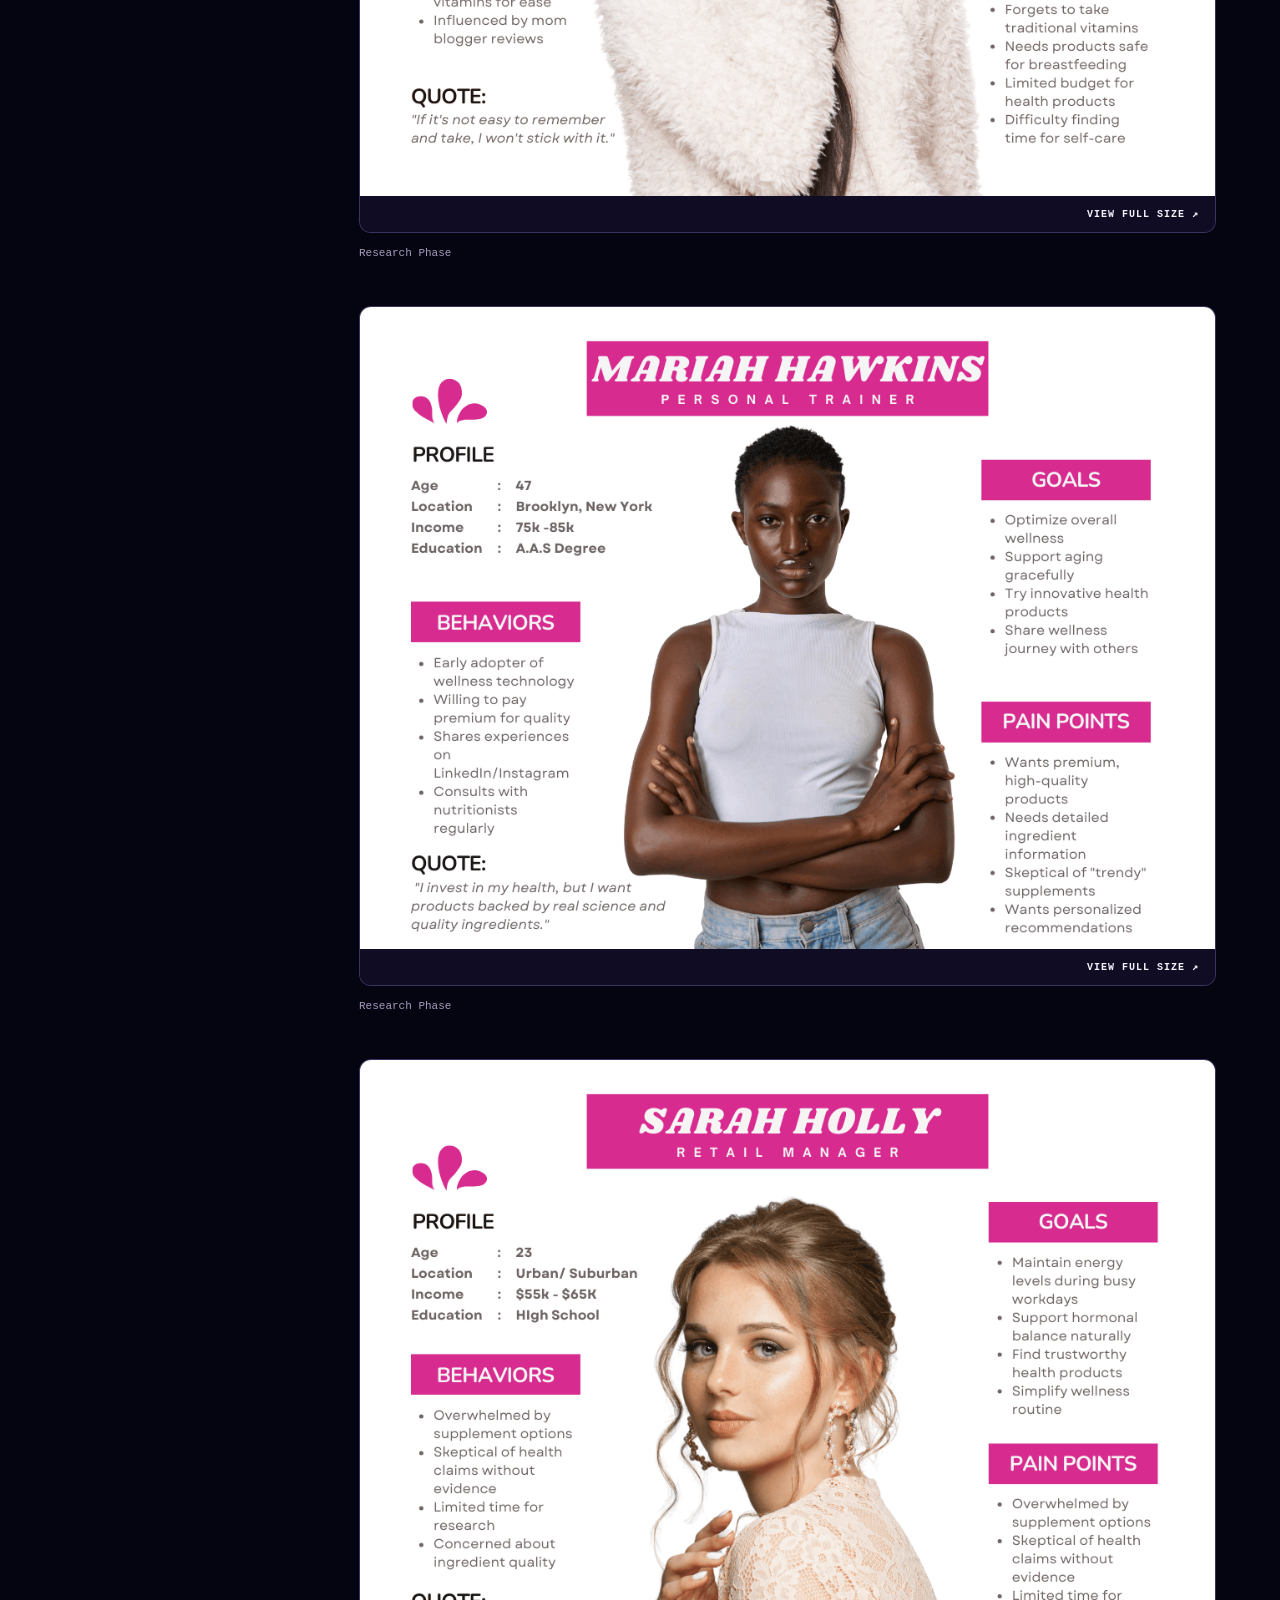
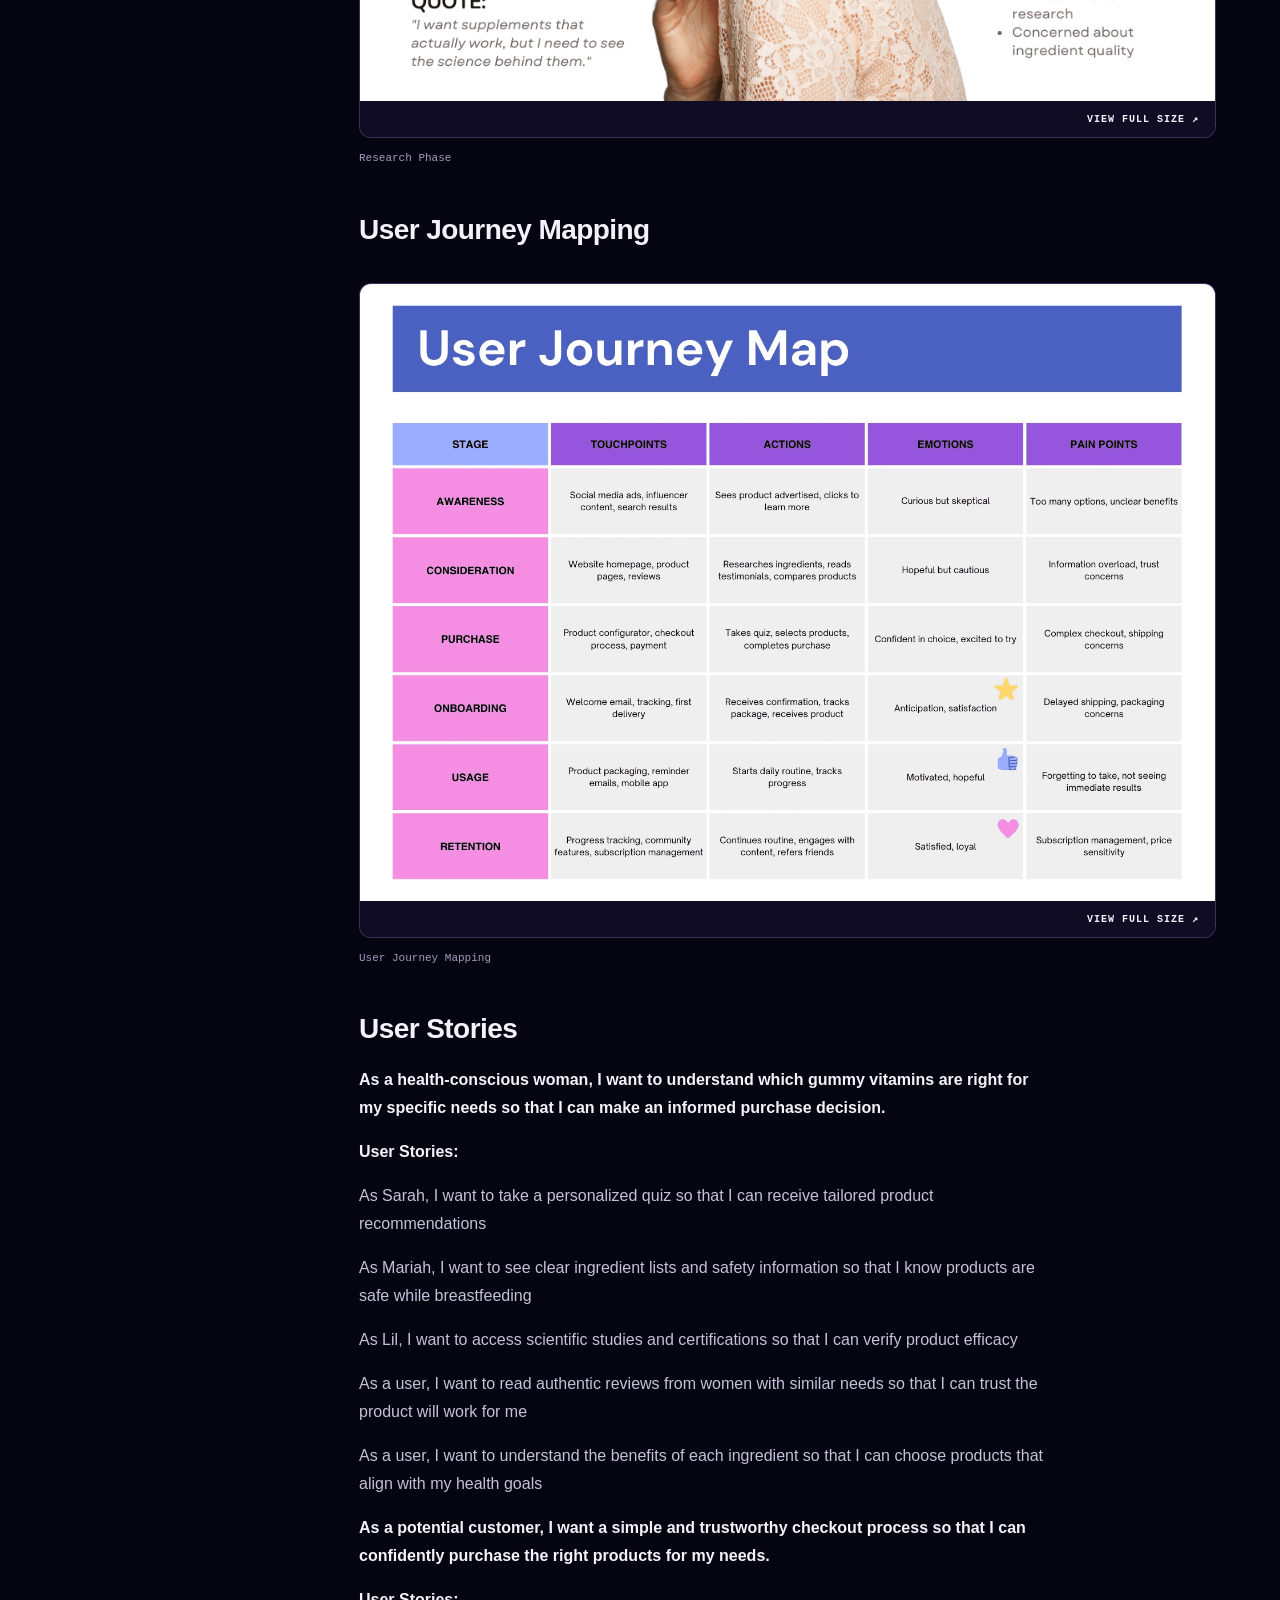
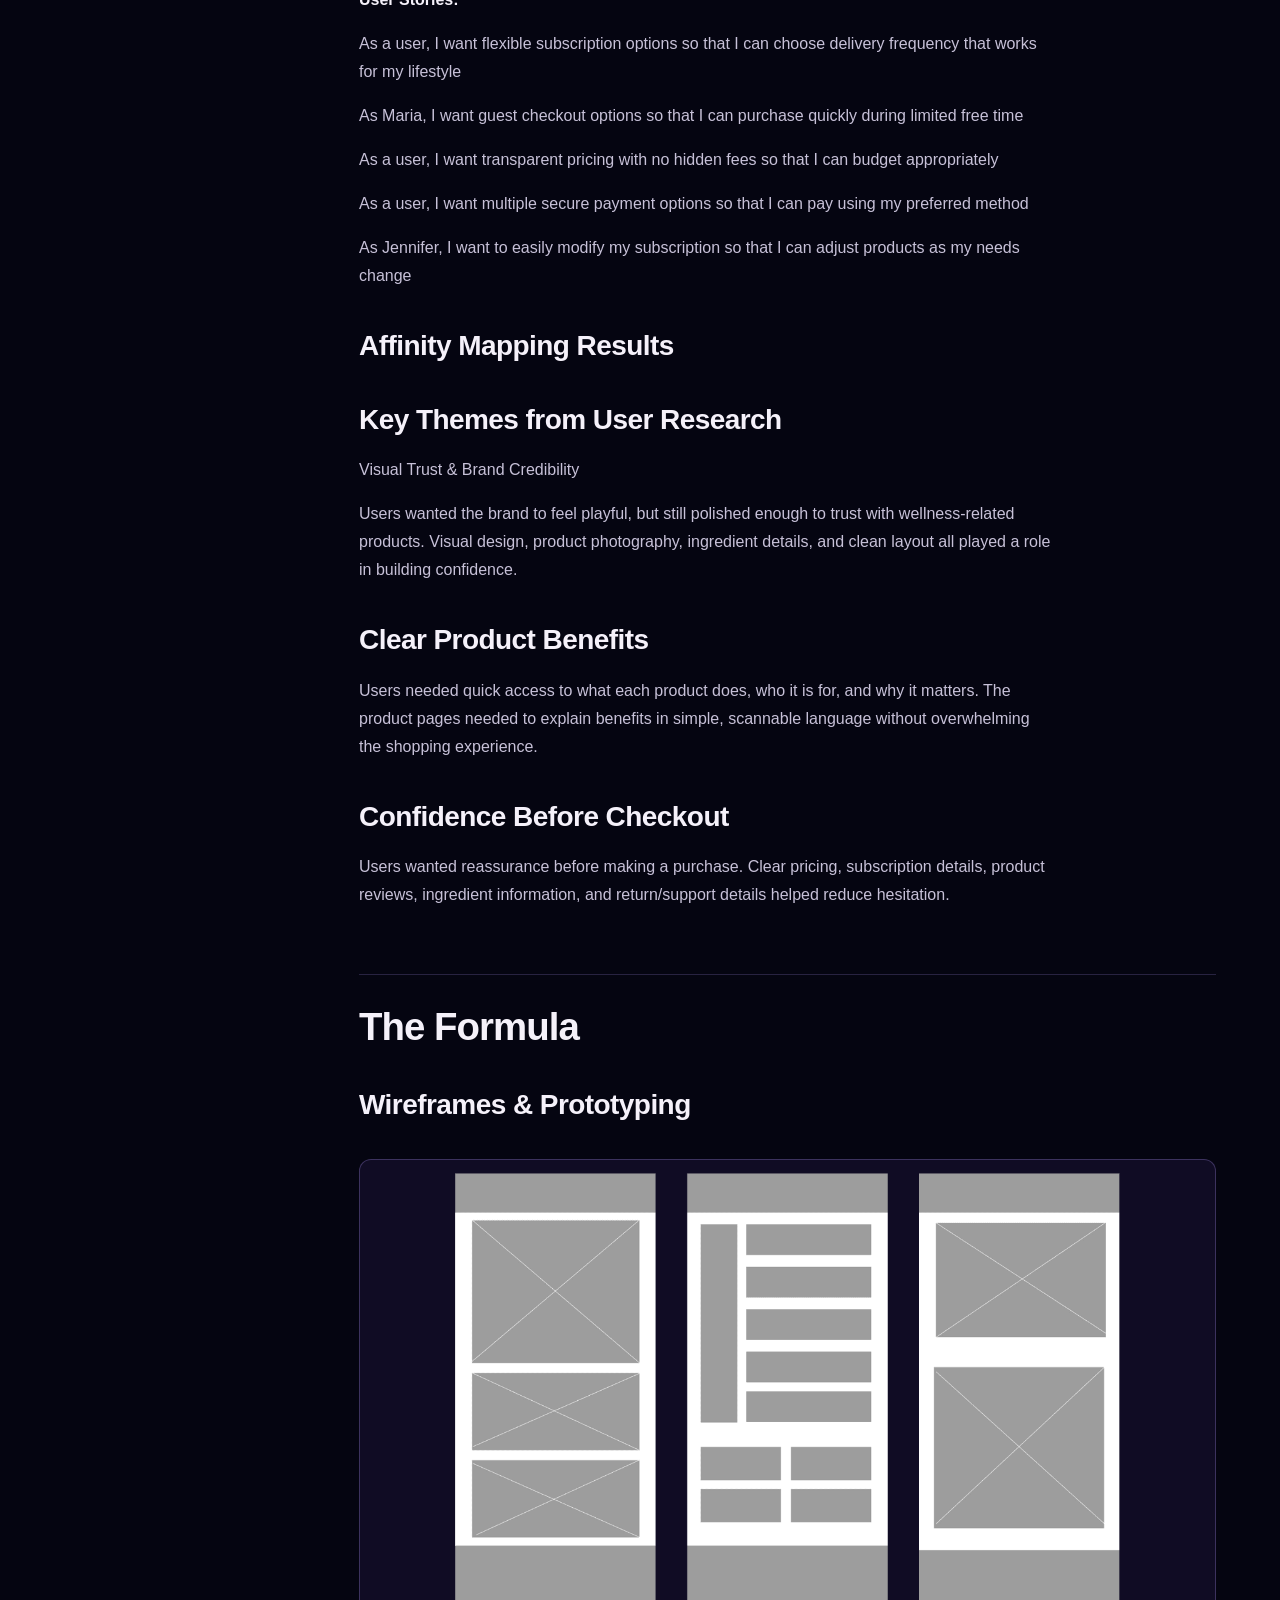
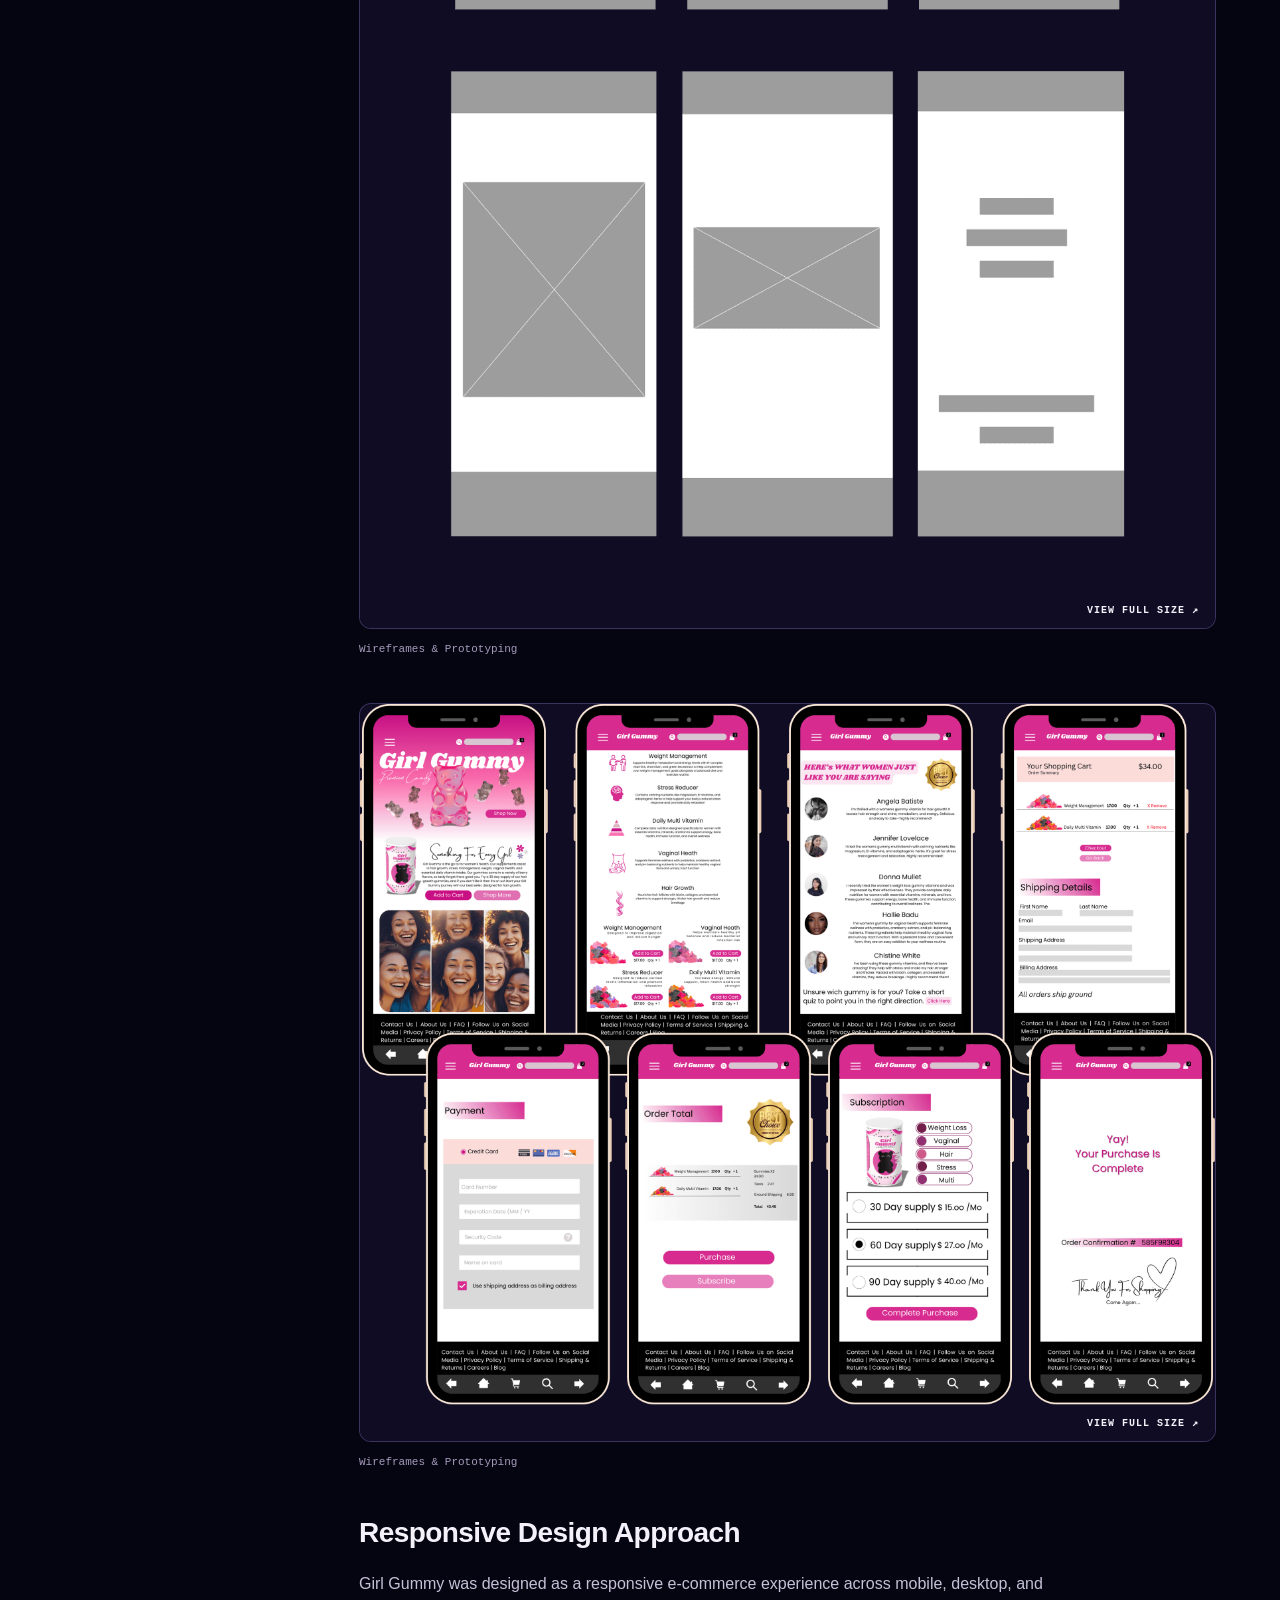
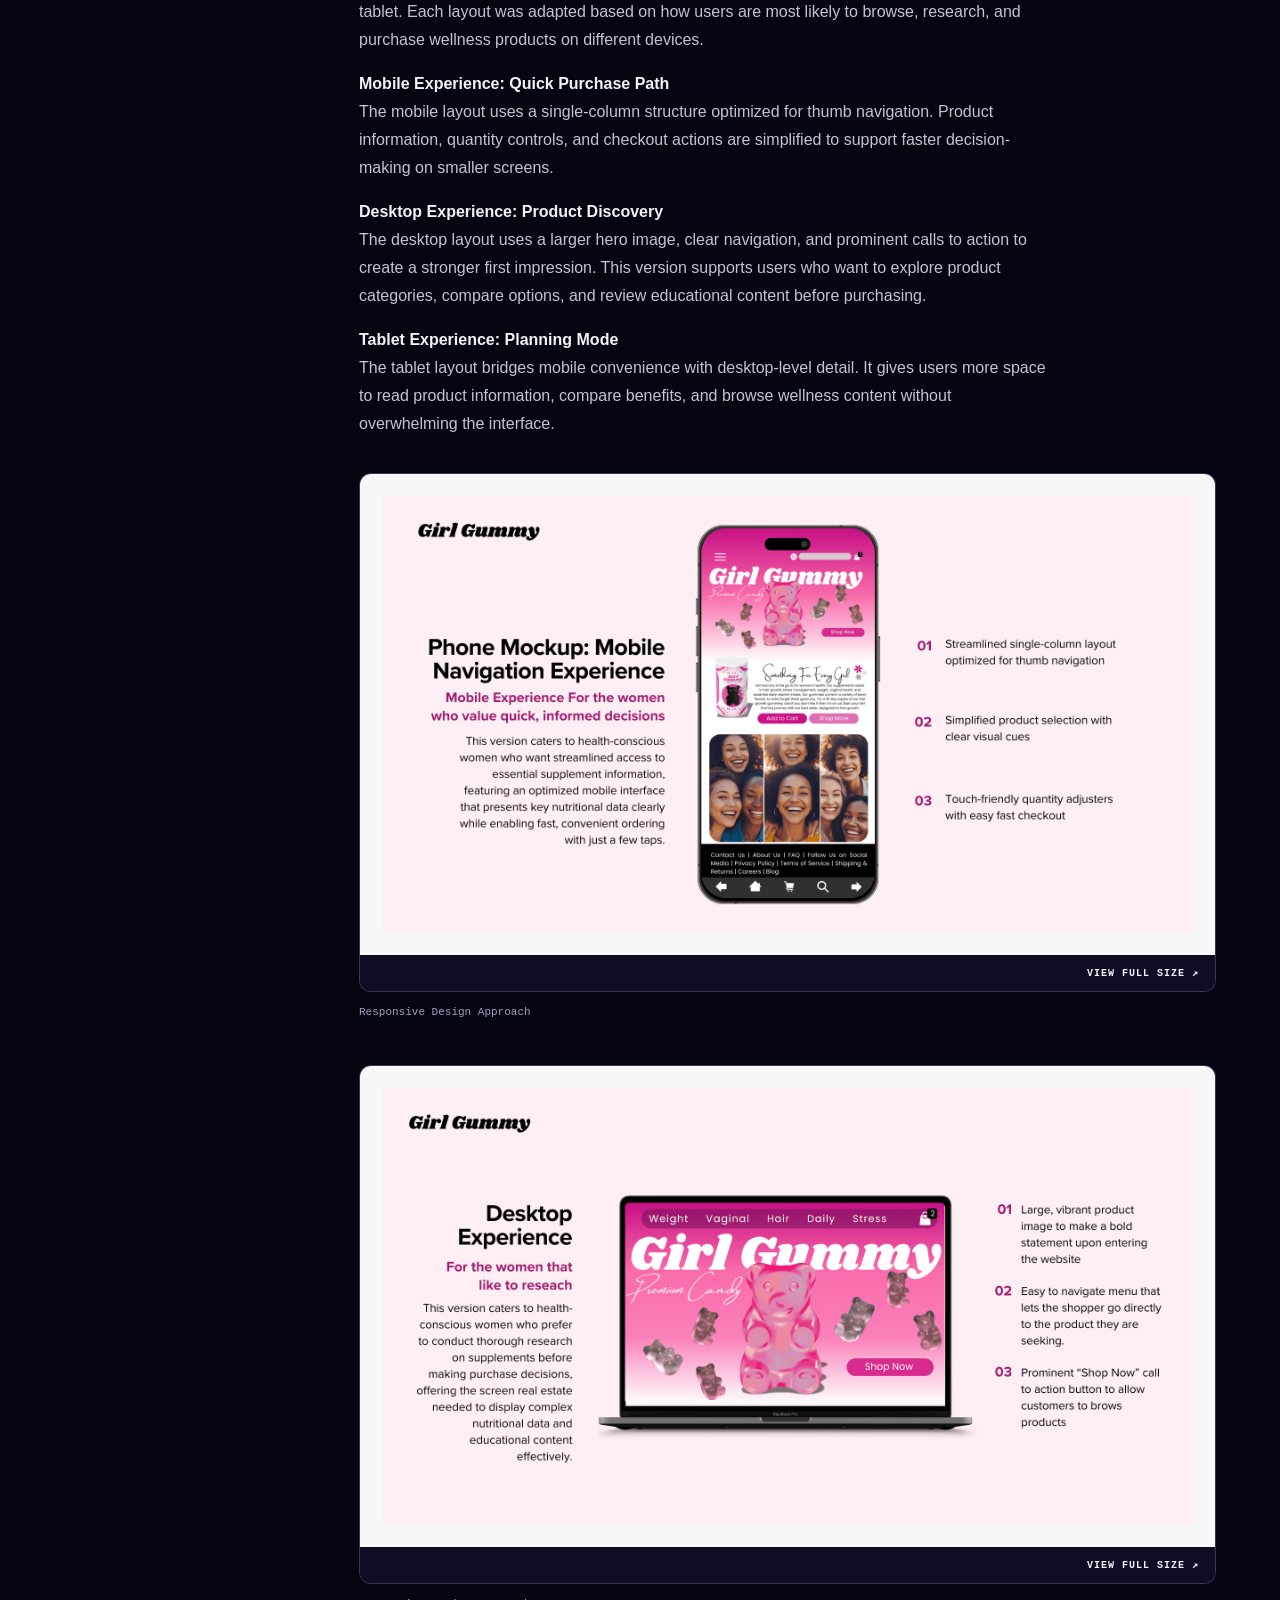
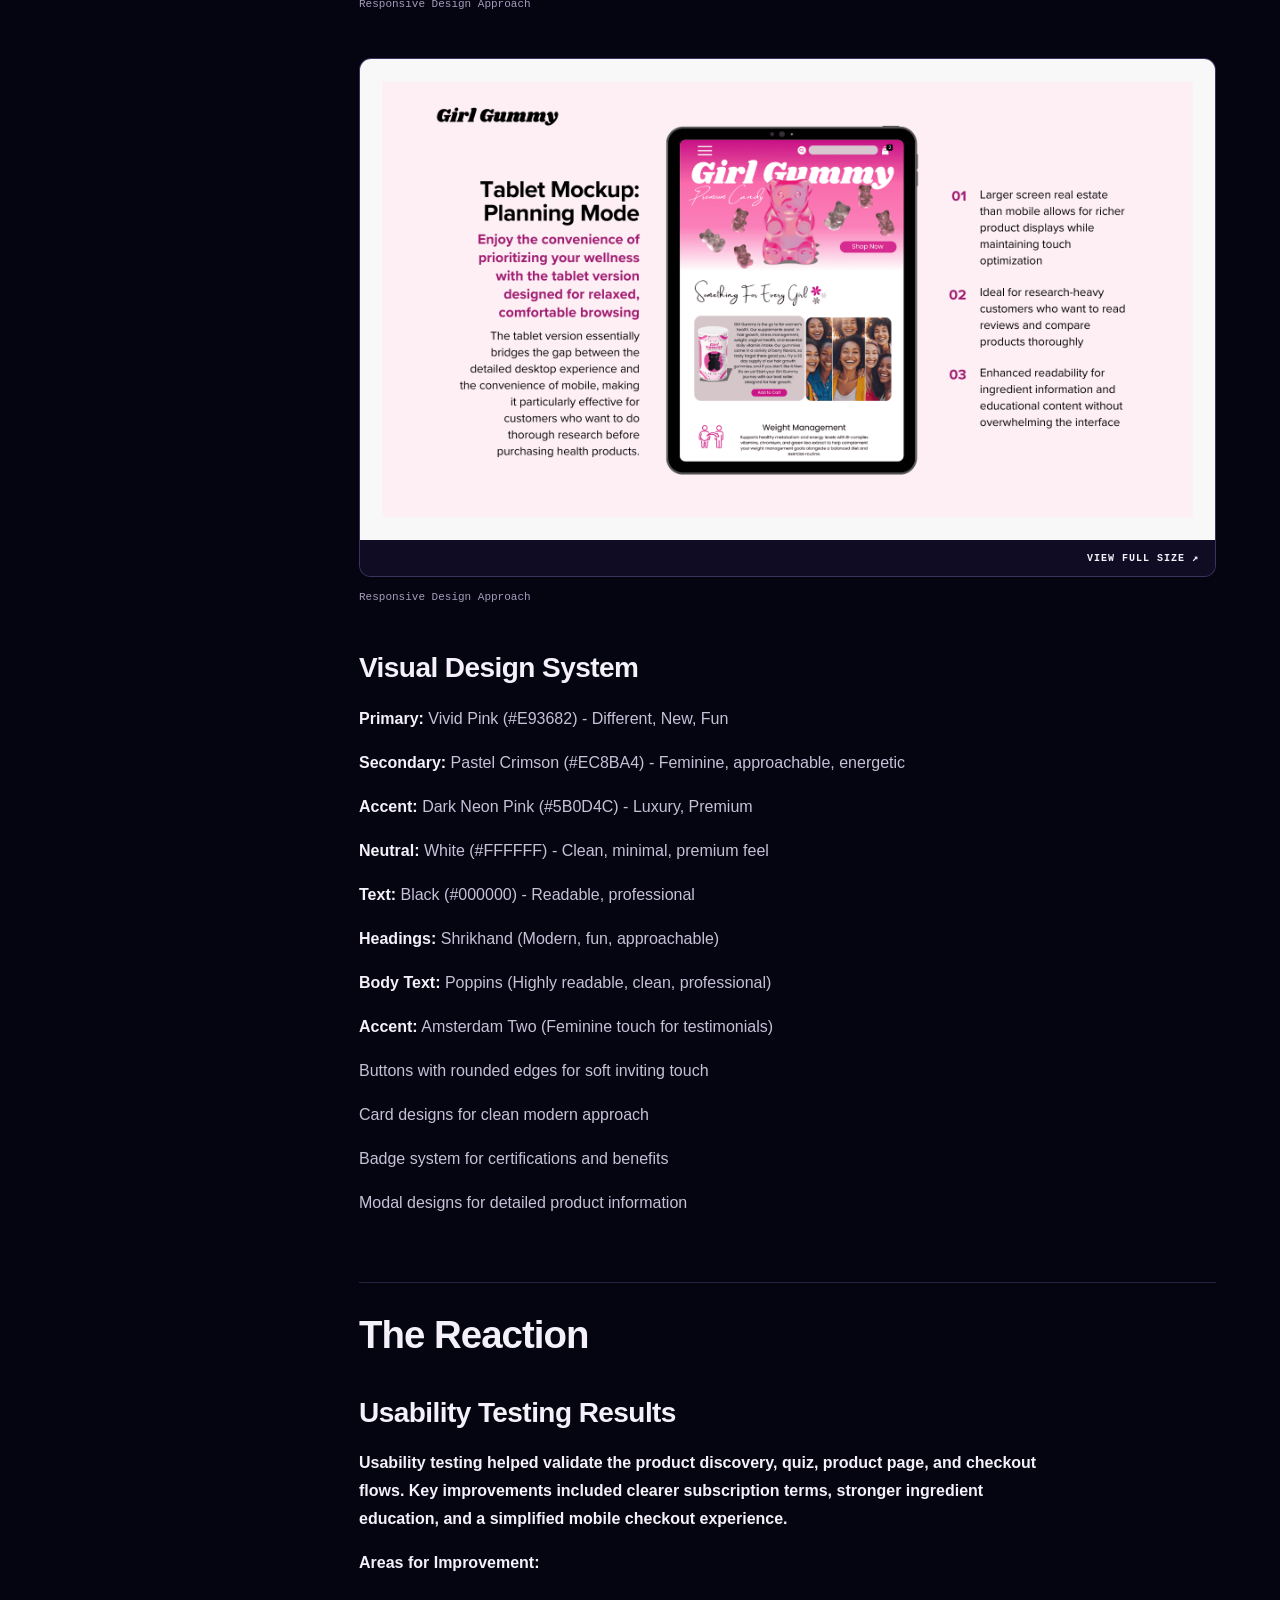
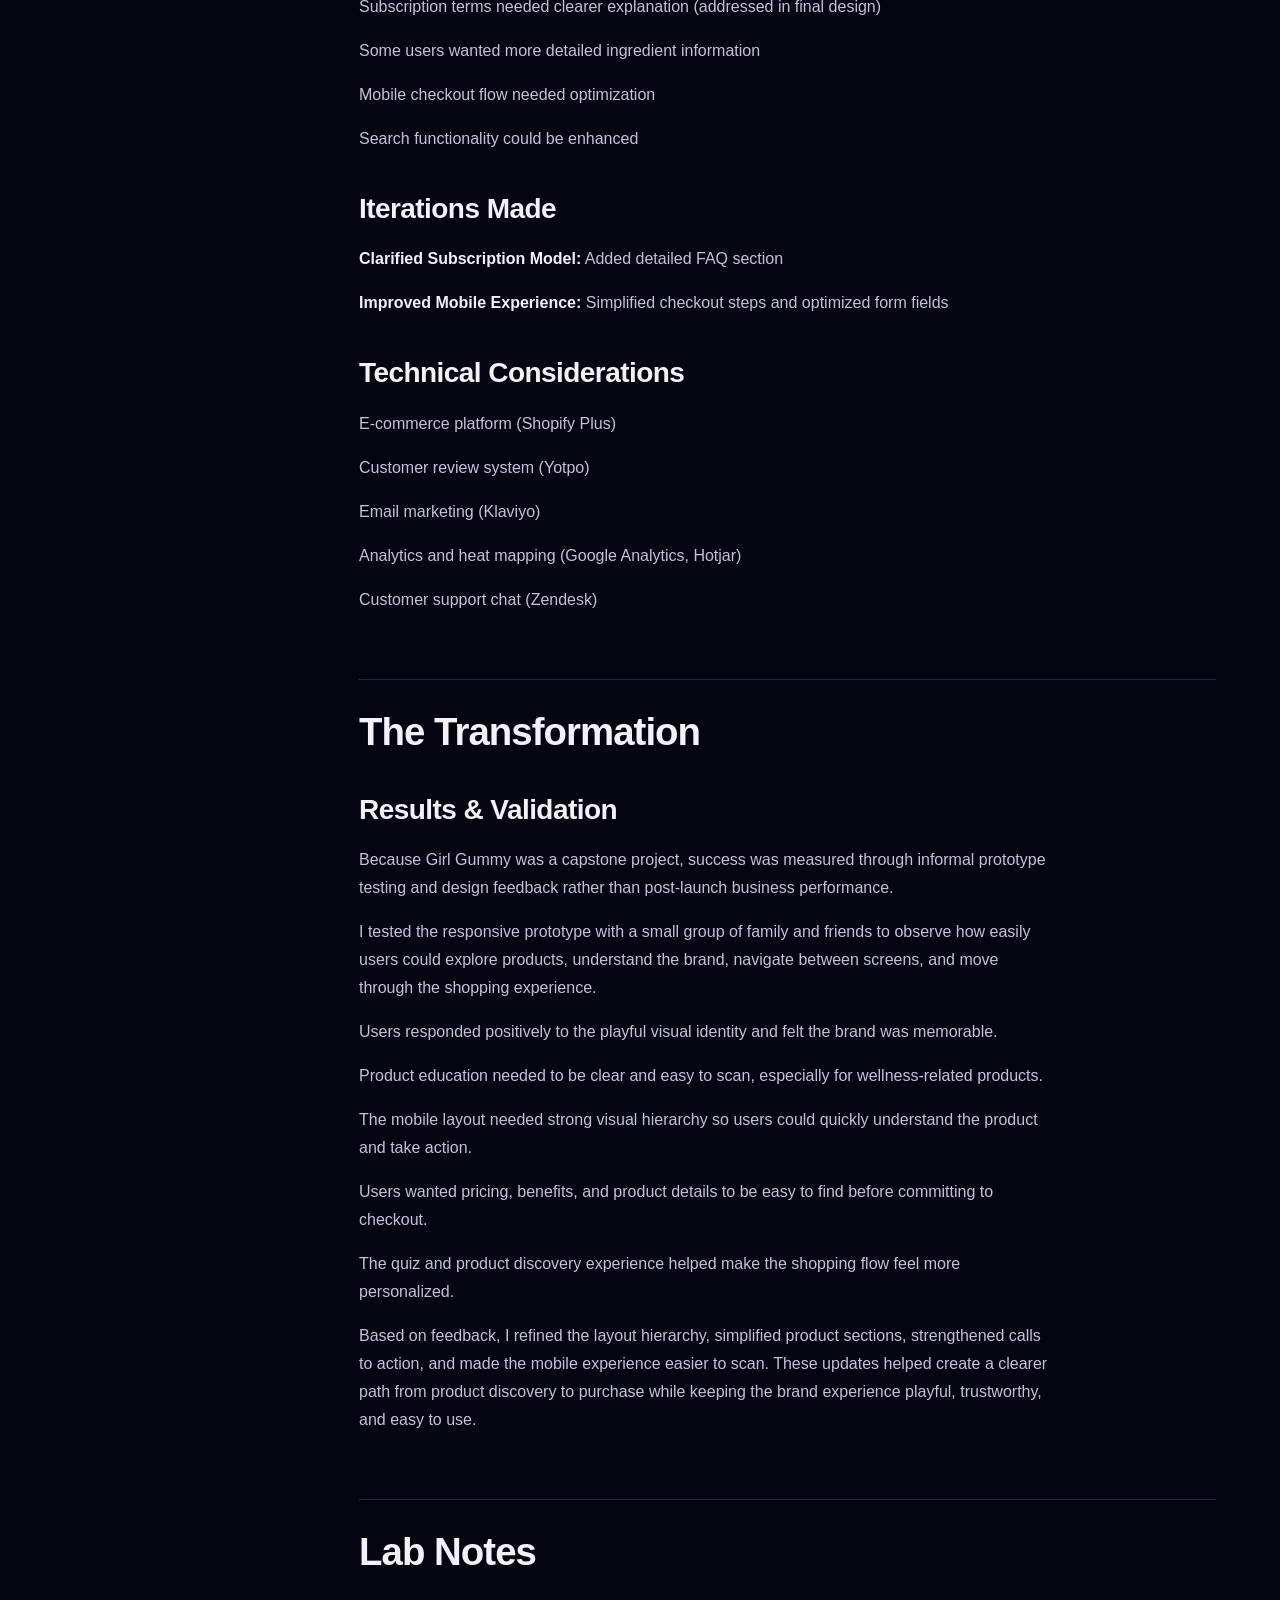
<file: girl-gummy.html>
<!doctype html><html lang="en"><head><meta charset="utf-8"><meta name="viewport" content="width=device-width,initial-scale=1"><meta name="theme-color" content="#050511"><meta name="description" content="Girl Gummy: a responsive wellness shopping experience by Ivori Rayale."><title>Girl Gummy — UX Alchemist / Ivori Rayale</title><link rel="stylesheet" href="case-study.css"><script src="case-study.js" defer></script></head><body><header class="case-header"><a class="brand" href="index.html">✦ IVORI RAYALE</a><a href="index.html#experiments">← Back to Experiments</a></header><main><section class="case-hero"><p class="eyebrow">EXPERIMENT 002 / RESPONSIVE E-COMMERCE</p><h1>Girl Gummy<span>.</span></h1><p class="lead">A clearer path to confident wellness shopping.</p><p class="intro">An educational, transparent shopping experience for women’s health gummies.</p><dl class="project-snapshot" aria-label="Project snapshot"><div><dt>MY ROLE</dt><dd>UX Designer</dd></div><div><dt>TIMELINE</dt><dd>12 weeks</dd></div><div><dt>TOOLS USED</dt><dd>Canva</dd></div><div><dt>PROJECT TYPE</dt><dd>UX Capstone · Concept Project</dd></div><div><dt>PLATFORM</dt><dd>Responsive Website</dd></div><div><dt>TEAM</dt><dd>Solo Project</dd></div></dl><img class="cover" src="assets/girl-gummy/00.png" alt="Original Girl Gummy project cover" fetchpriority="high"></section><div class="case-layout"><aside><details open><summary>Inside the experiment</summary><nav><a href="#the-problem">The Problem</a><a href="#the-hypothesis">The Hypothesis</a><a href="#the-compound">The Compound</a><a href="#the-formula">The Formula</a><a href="#the-reaction">The Reaction</a><a href="#the-transformation">The Transformation</a><a href="#lab-notes">Lab Notes</a></nav></details></aside><article class="case-content"><figure><button class="artifact" type="button" data-image="assets/girl-gummy/01.svg" aria-label="Enlarge Girl Gummy cover / design artifact"><img src="assets/girl-gummy/01.svg" alt="Girl Gummy cover / design artifact" loading="lazy"><span>VIEW FULL SIZE ↗</span></button><figcaption>Girl Gummy cover</figcaption></figure><h3><strong>Girl Gummy: Women's Health Gummy E-commerce Platform</strong></h3><h3><strong>UX/UI Design Case Study</strong></h3><p><strong>Project Type:</strong> UX Capstone · Concept Project<br><strong>Role:</strong> UX Designer<br><strong>Timeline:</strong> 12 weeks<br><strong>Platform:</strong> Responsive e-commerce website<br><strong>Tools:</strong> Figma, research synthesis, prototyping, usability testing<br><strong>Goal:</strong> Build a trustworthy shopping experience for women’s health gummies through education, personalization, and simplified checkout</p><h2 id="the-problem">The Problem</h2><h3>Challenge</h3><p>Design an e-commerce platform specifically for women's health gummy vitamins that builds trust, educates users, and simplifies the purchasing process while addressing unique concerns around women's wellness needs.</p><h3><strong>Project Introduction</strong></h3><p><strong>Embracing Focus Over Scale</strong></p><p>Girl Gummy marked an important shift in my UX/UI design journey. As my second capstone project, I intentionally chose a smaller project scope so I could focus more deeply on quality, usability, and visual refinement.</p><p>This project allowed me to strengthen my design process by moving beyond aesthetics and focusing on how users discover products, build trust, and make confident purchasing decisions within a responsive e-commerce experience.</p><h3><strong>The Learning Curve</strong></h3><p>Girl Gummy helped me shift from visual-first design toward user-centered product thinking. I focused on reducing visual clutter, strengthening hierarchy, and using research to guide decisions around product discovery, education, and checkout trust.</p><h2 id="the-hypothesis">The Hypothesis</h2><h3><strong>Solution:</strong> </h3><p>A user-centered e-commerce platform that combines educational content,  and streamlined purchasing with a focus on transparency.</p><h2 id="the-compound">The Compound</h2><span id="the-discovery" aria-hidden="true"></span><h3>Research Phase</h3><p><strong>Market Size:</strong> $4.2B women's supplement market growing at 8.1% annually</p><p><strong>Key Competitors:</strong> Olly, SmartyPants, Ritual, Care/of</p><p><strong>Market Gaps:</strong> Lack of personalized recommendations, insufficient educational content, complex subscription models</p><p><strong>Informal User Feedback</strong><br>Gathered feedback from a small group of family and friends to understand first impressions, navigation clarity, product trust, and ease of use.</p><p><strong>Competitive Analysis</strong><br>Reviewed three wellness and e-commerce platforms to identify common patterns around product education, personalization, checkout flow, and brand trust.</p><p><strong>Prototype Testing</strong><br>Tested the responsive prototype to observe how users moved through product discovery, key content sections, and the shopping experience.</p><p><strong>Design Iteration</strong><br>Used feedback to refine visual hierarchy, simplify product information, strengthen calls to action, and improve the mobile browsing experience.</p><figure><button class="artifact" type="button" data-image="assets/girl-gummy/02.png" aria-label="Enlarge Research Phase / design artifact"><img src="assets/girl-gummy/02.png" alt="Research Phase / design artifact" loading="lazy"><span>VIEW FULL SIZE ↗</span></button><figcaption>Research Phase</figcaption></figure><figure><button class="artifact" type="button" data-image="assets/girl-gummy/03.png" aria-label="Enlarge Research Phase / design artifact"><img src="assets/girl-gummy/03.png" alt="Research Phase / design artifact" loading="lazy"><span>VIEW FULL SIZE ↗</span></button><figcaption>Research Phase</figcaption></figure><figure><button class="artifact" type="button" data-image="assets/girl-gummy/04.png" aria-label="Enlarge Research Phase / design artifact"><img src="assets/girl-gummy/04.png" alt="Research Phase / design artifact" loading="lazy"><span>VIEW FULL SIZE ↗</span></button><figcaption>Research Phase</figcaption></figure><h3>User Journey Mapping</h3><figure><button class="artifact" type="button" data-image="assets/girl-gummy/05.png" aria-label="Enlarge User Journey Mapping / design artifact"><img src="assets/girl-gummy/05.png" alt="User Journey Mapping / design artifact" loading="lazy"><span>VIEW FULL SIZE ↗</span></button><figcaption>User Journey Mapping</figcaption></figure><h3><strong>User Stories</strong></h3><p><strong>As a health-conscious woman, I want to understand which gummy vitamins are right for my specific needs so that I can make an informed purchase decision.</strong></p><p><strong>User Stories:</strong></p><p>As Sarah, I want to take a personalized quiz so that I can receive tailored product recommendations</p><p>As Mariah, I want to see clear ingredient lists and safety information so that I know products are safe while breastfeeding</p><p>As Lil, I want to access scientific studies and certifications so that I can verify product efficacy</p><p>As a user, I want to read authentic reviews from women with similar needs so that I can trust the product will work for me</p><p>As a user, I want to understand the benefits of each ingredient so that I can choose products that align with my health goals</p><p><strong>As a potential customer, I want a simple and trustworthy checkout process so that I can confidently purchase the right products for my needs.</strong></p><p><strong>User Stories:</strong></p><p>As a user, I want flexible subscription options so that I can choose delivery frequency that works for my lifestyle</p><p>As Maria, I want guest checkout options so that I can purchase quickly during limited free time</p><p>As a user, I want transparent pricing with no hidden fees so that I can budget appropriately</p><p>As a user, I want multiple secure payment options so that I can pay using my preferred method</p><p>As Jennifer, I want to easily modify my subscription so that I can adjust products as my needs change</p><h3><strong>Affinity Mapping Results</strong></h3><h3>Key Themes from User Research</h3><p>Visual Trust &amp; Brand Credibility</p><p>Users wanted the brand to feel playful, but still polished enough to trust with wellness-related products. Visual design, product photography, ingredient details, and clean layout all played a role in building confidence.</p><h3>Clear Product Benefits</h3><p>Users needed quick access to what each product does, who it is for, and why it matters. The product pages needed to explain benefits in simple, scannable language without overwhelming the shopping experience.</p><h3>Confidence Before Checkout</h3><p>Users wanted reassurance before making a purchase. Clear pricing, subscription details, product reviews, ingredient information, and return/support details helped reduce hesitation.</p><h2 id="the-formula">The Formula</h2><h3>Wireframes &amp; Prototyping</h3><figure><button class="artifact" type="button" data-image="assets/girl-gummy/06.png" aria-label="Enlarge Wireframes &amp; Prototyping / design artifact"><img src="assets/girl-gummy/06.png" alt="Wireframes &amp; Prototyping / design artifact" loading="lazy"><span>VIEW FULL SIZE ↗</span></button><figcaption>Wireframes &amp; Prototyping</figcaption></figure><figure><button class="artifact" type="button" data-image="assets/girl-gummy/07.png" aria-label="Enlarge Wireframes &amp; Prototyping / design artifact"><img src="assets/girl-gummy/07.png" alt="Wireframes &amp; Prototyping / design artifact" loading="lazy"><span>VIEW FULL SIZE ↗</span></button><figcaption>Wireframes &amp; Prototyping</figcaption></figure><h3>Responsive Design Approach</h3><p>Girl Gummy was designed as a responsive e-commerce experience across mobile, desktop, and tablet. Each layout was adapted based on how users are most likely to browse, research, and purchase wellness products on different devices.</p><p><strong>Mobile Experience: Quick Purchase Path</strong><br>The mobile layout uses a single-column structure optimized for thumb navigation. Product information, quantity controls, and checkout actions are simplified to support faster decision-making on smaller screens.</p><p><strong>Desktop Experience: Product Discovery</strong><br>The desktop layout uses a larger hero image, clear navigation, and prominent calls to action to create a stronger first impression. This version supports users who want to explore product categories, compare options, and review educational content before purchasing.</p><p><strong>Tablet Experience: Planning Mode</strong><br>The tablet layout bridges mobile convenience with desktop-level detail. It gives users more space to read product information, compare benefits, and browse wellness content without overwhelming the interface.</p><figure><button class="artifact" type="button" data-image="assets/girl-gummy/08.png" aria-label="Enlarge Responsive Design Approach / design artifact"><img src="assets/girl-gummy/08.png" alt="Responsive Design Approach / design artifact" loading="lazy"><span>VIEW FULL SIZE ↗</span></button><figcaption>Responsive Design Approach</figcaption></figure><figure><button class="artifact" type="button" data-image="assets/girl-gummy/09.png" aria-label="Enlarge Responsive Design Approach / design artifact"><img src="assets/girl-gummy/09.png" alt="Responsive Design Approach / design artifact" loading="lazy"><span>VIEW FULL SIZE ↗</span></button><figcaption>Responsive Design Approach</figcaption></figure><figure><button class="artifact" type="button" data-image="assets/girl-gummy/10.png" aria-label="Enlarge Responsive Design Approach / design artifact"><img src="assets/girl-gummy/10.png" alt="Responsive Design Approach / design artifact" loading="lazy"><span>VIEW FULL SIZE ↗</span></button><figcaption>Responsive Design Approach</figcaption></figure><h3><strong>Visual Design System</strong></h3><p><strong>Primary:</strong> Vivid Pink (#E93682) - Different, New, Fun</p><p><strong>Secondary:</strong> Pastel Crimson (#EC8BA4) - Feminine, approachable, energetic</p><p><strong>Accent:</strong> Dark Neon Pink (#5B0D4C) - Luxury, Premium</p><p><strong>Neutral:</strong> White (#FFFFFF) - Clean, minimal, premium feel</p><p><strong>Text:</strong> Black (#000000) - Readable, professional</p><p><strong>Headings:</strong> Shrikhand (Modern, fun, approachable)</p><p><strong>Body Text:</strong> Poppins (Highly readable, clean, professional)</p><p><strong>Accent:</strong> Amsterdam Two (Feminine touch for testimonials)</p><p>Buttons with rounded edges for soft inviting touch</p><p>Card designs for clean modern approach</p><p>Badge system for certifications and benefits</p><p>Modal designs for detailed product information</p><h2 id="the-reaction">The Reaction</h2><h3>Usability Testing Results</h3><p><strong>Usability testing helped validate the product discovery, quiz, product page, and checkout flows. Key improvements included clearer subscription terms, stronger ingredient education, and a simplified mobile checkout experience.</strong></p><p><strong>Areas for Improvement:</strong></p><p>Subscription terms needed clearer explanation (addressed in final design)</p><p>Some users wanted more detailed ingredient information</p><p>Mobile checkout flow needed optimization</p><p>Search functionality could be enhanced</p><h3><strong>Iterations Made</strong></h3><p><strong>Clarified Subscription Model:</strong> Added detailed FAQ section</p><p><strong>Improved Mobile Experience:</strong> Simplified checkout steps and optimized form fields</p><h3><strong>Technical Considerations</strong></h3><p>E-commerce platform (Shopify Plus)</p><p>Customer review system (Yotpo)</p><p>Email marketing (Klaviyo)</p><p>Analytics and heat mapping (Google Analytics, Hotjar)</p><p>Customer support chat (Zendesk)</p><h2 id="the-transformation">The Transformation</h2><h3>Results &amp; Validation</h3><p>Because Girl Gummy was a capstone project, success was measured through informal prototype testing and design feedback rather than post-launch business performance.</p><p>I tested the responsive prototype with a small group of family and friends to observe how easily users could explore products, understand the brand, navigate between screens, and move through the shopping experience.</p><p>Users responded positively to the playful visual identity and felt the brand was memorable.</p><p>Product education needed to be clear and easy to scan, especially for wellness-related products.</p><p>The mobile layout needed strong visual hierarchy so users could quickly understand the product and take action.</p><p>Users wanted pricing, benefits, and product details to be easy to find before committing to checkout.</p><p>The quiz and product discovery experience helped make the shopping flow feel more personalized.</p><p>Based on feedback, I refined the layout hierarchy, simplified product sections, strengthened calls to action, and made the mobile experience easier to scan. These updates helped create a clearer path from product discovery to purchase while keeping the brand experience playful, trustworthy, and easy to use.</p><h2 id="lab-notes">Lab Notes</h2><h3>Lessons Learned</h3><p><strong>User-Centered Approach:</strong> Extensive research led to targeted solutions</p><p><strong>Iterative Design:</strong> Regular testing and refinement improved outcomes</p><p><strong>Focus on Trust:</strong> Transparency and education were key differentiators</p><p><strong>Personalization Engine:</strong> AI-driven recommendations based on user behavior</p><p><strong>Expanded Content:</strong> More educational resources and expert consultations</p><p>Add customer testimony and reviews</p><p>Design system needs expansion for new product categories</p><p>International expansion requires localization considerations</p><p>B2B features for healthcare provider partnerships</p><h3><strong>Next Steps &amp; Recommendations</strong></h3><p><strong>Enhanced Personalization:</strong> Machine learning recommendations</p><p><strong>Community Platform:</strong> User forums and expert Q&amp;A</p><p><strong>Subscription Optimization:</strong> Flexible pause/resume options</p><p><strong>Educational Content:</strong> Video tutorials and </p><p>Position Girl Gummy as the premier destination for women's supplement education and purchasing</p><p>Expand into related wellness categories </p><p>Build strategic partnerships with healthcare providers</p><p>Develop proprietary health tracking and recommendation algorithms</p><div class="case-end"><p>END OF EXPERIMENT / 002</p><a class="case-cta" href="index.html#experiments">← Return to Experiments</a></div></article></div></main><footer>IVORI RAYALE · THE SCIENCE OF A BETTER EXPERIENCE.</footer><dialog class="image-viewer" aria-label="Design artifact full-size view"><div class="viewer-tools"><a class="original-image" target="_blank" rel="noopener">Open original ↗</a><button class="close-viewer" type="button" aria-label="Close image">Close ×</button></div><img alt=""><p></p></dialog></body></html>
</file>
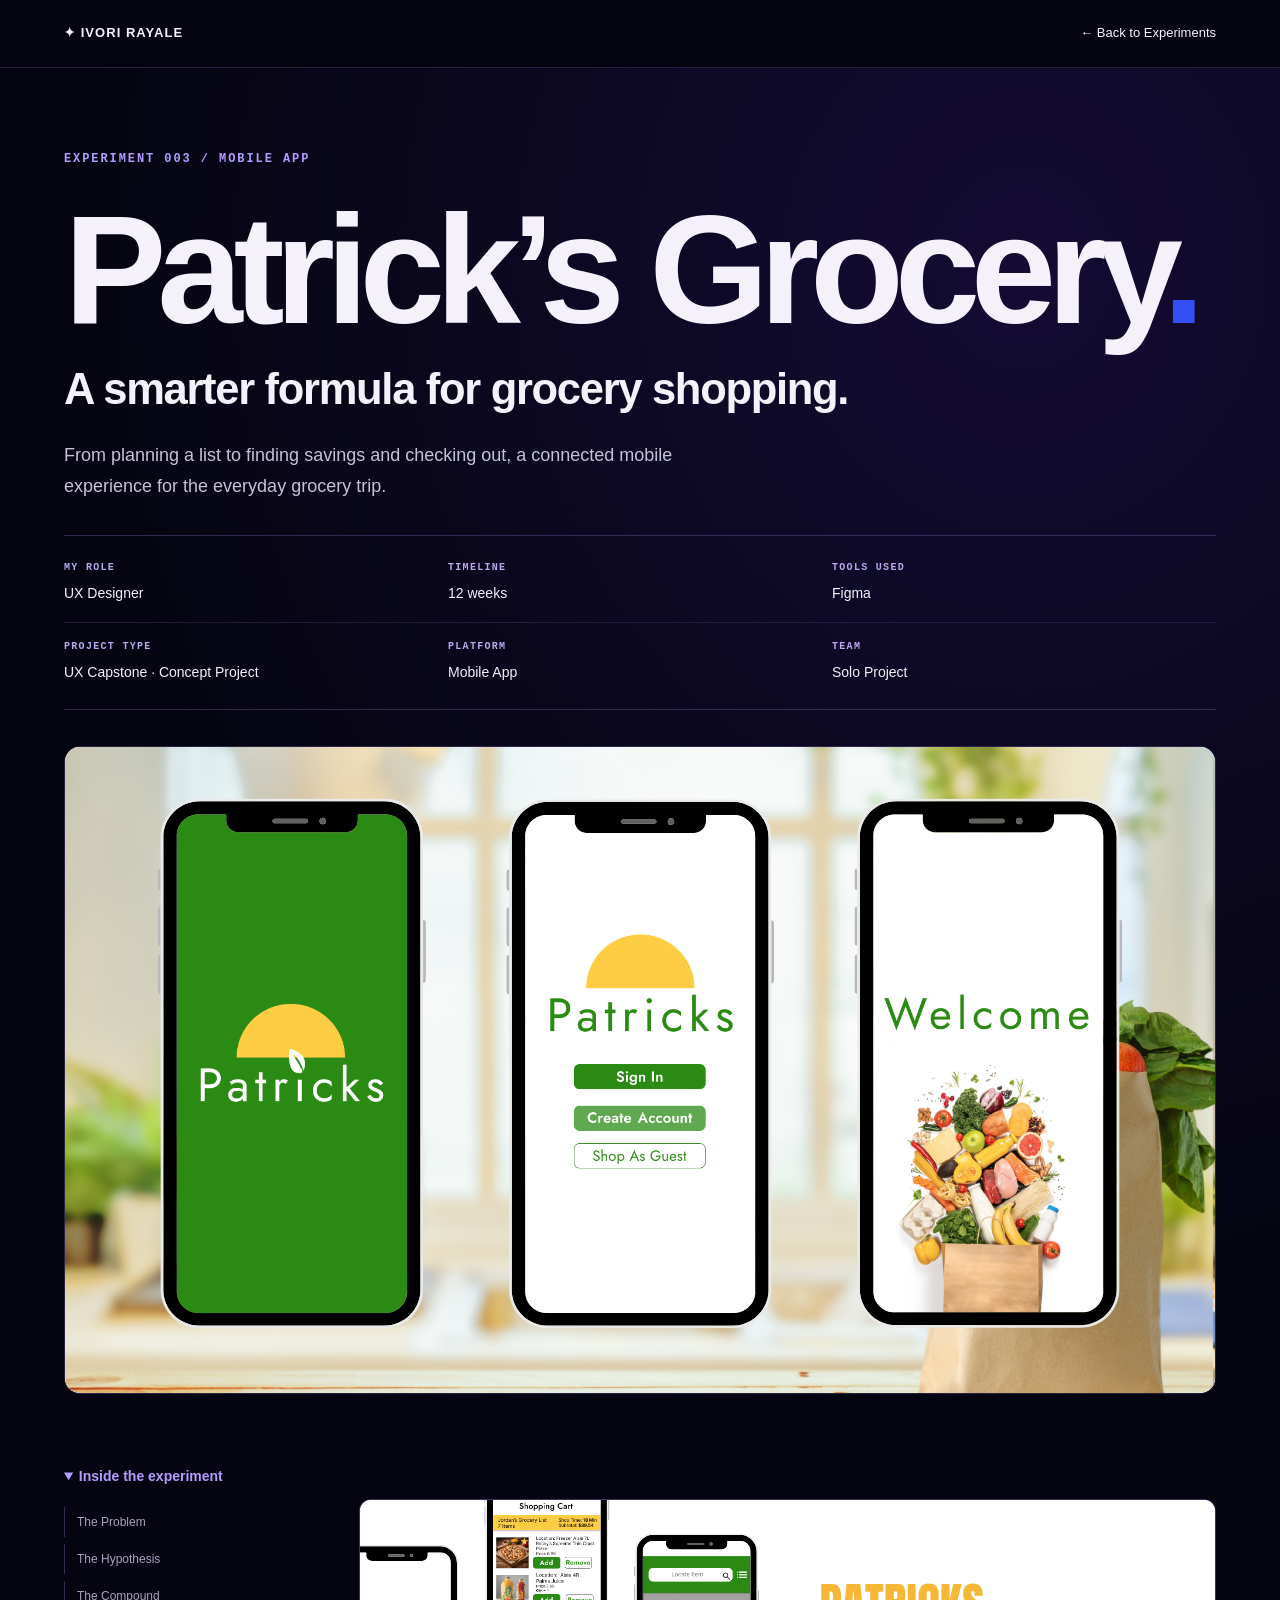
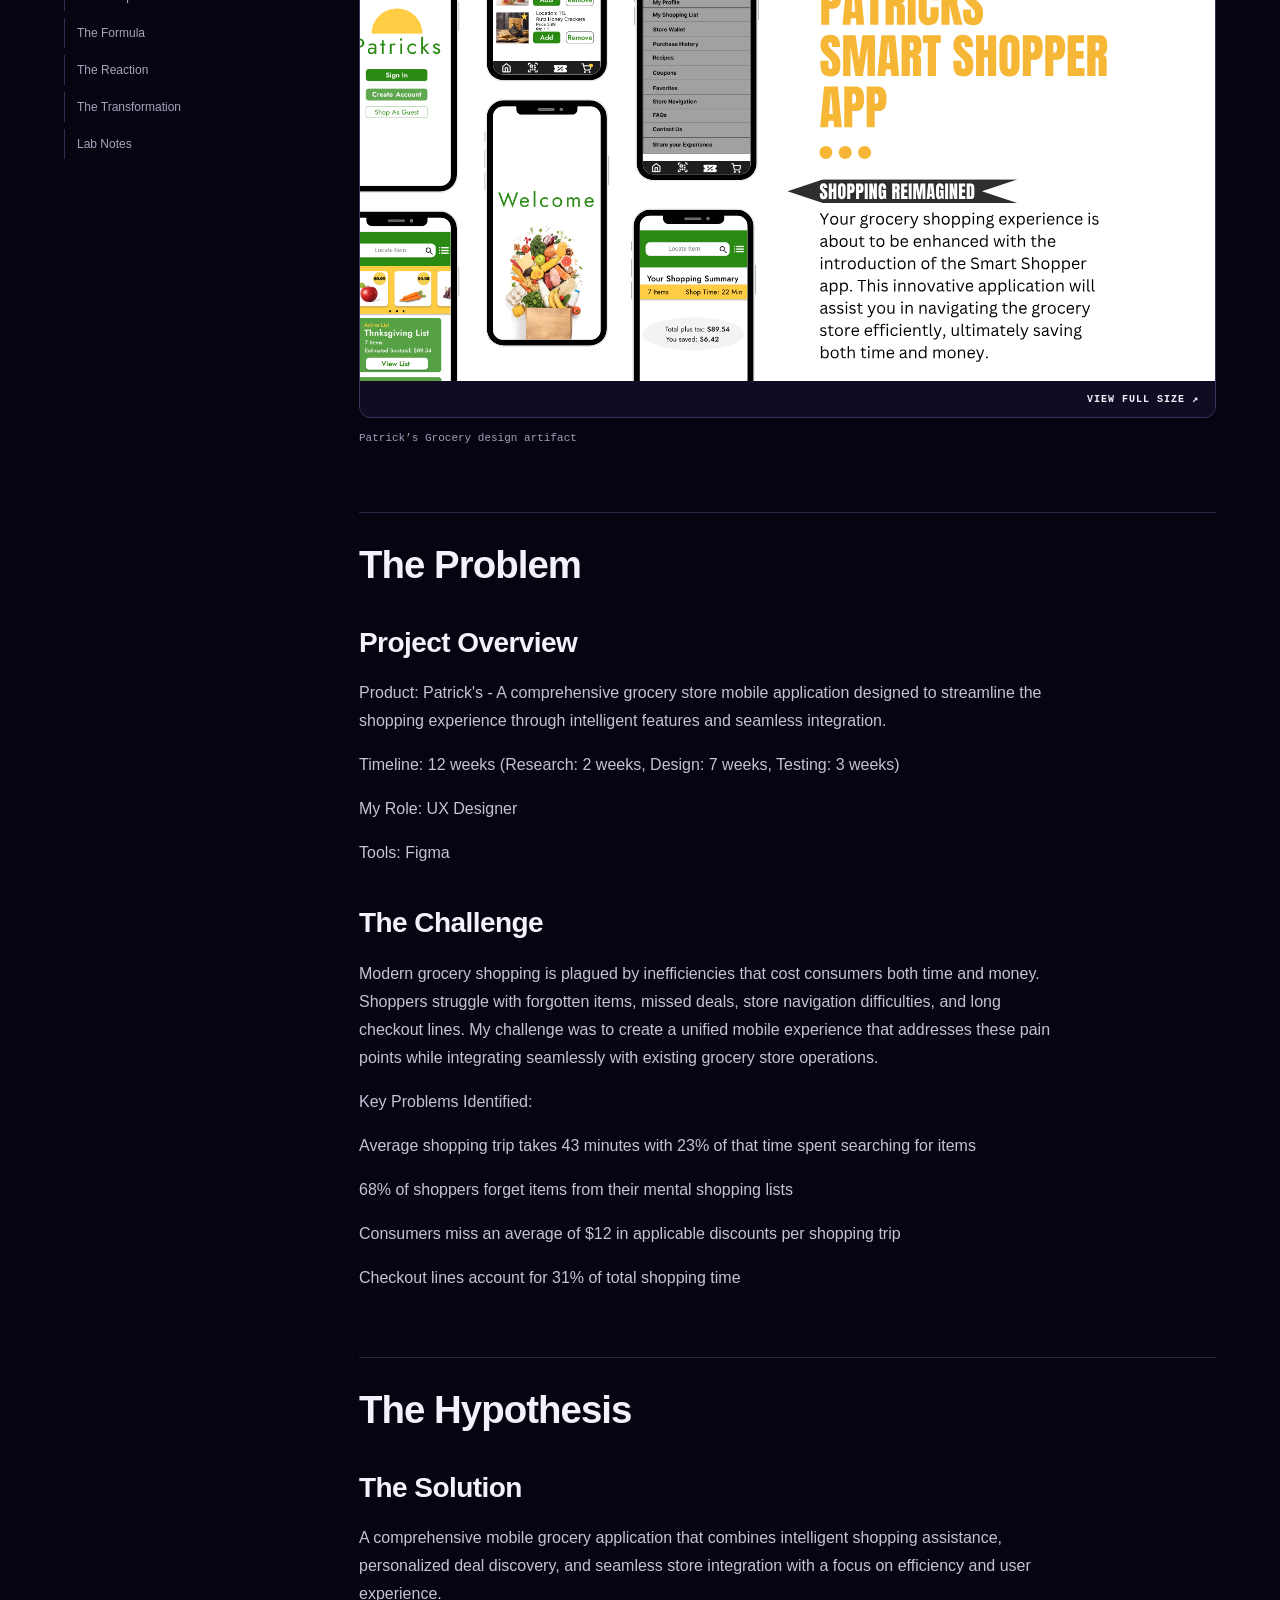
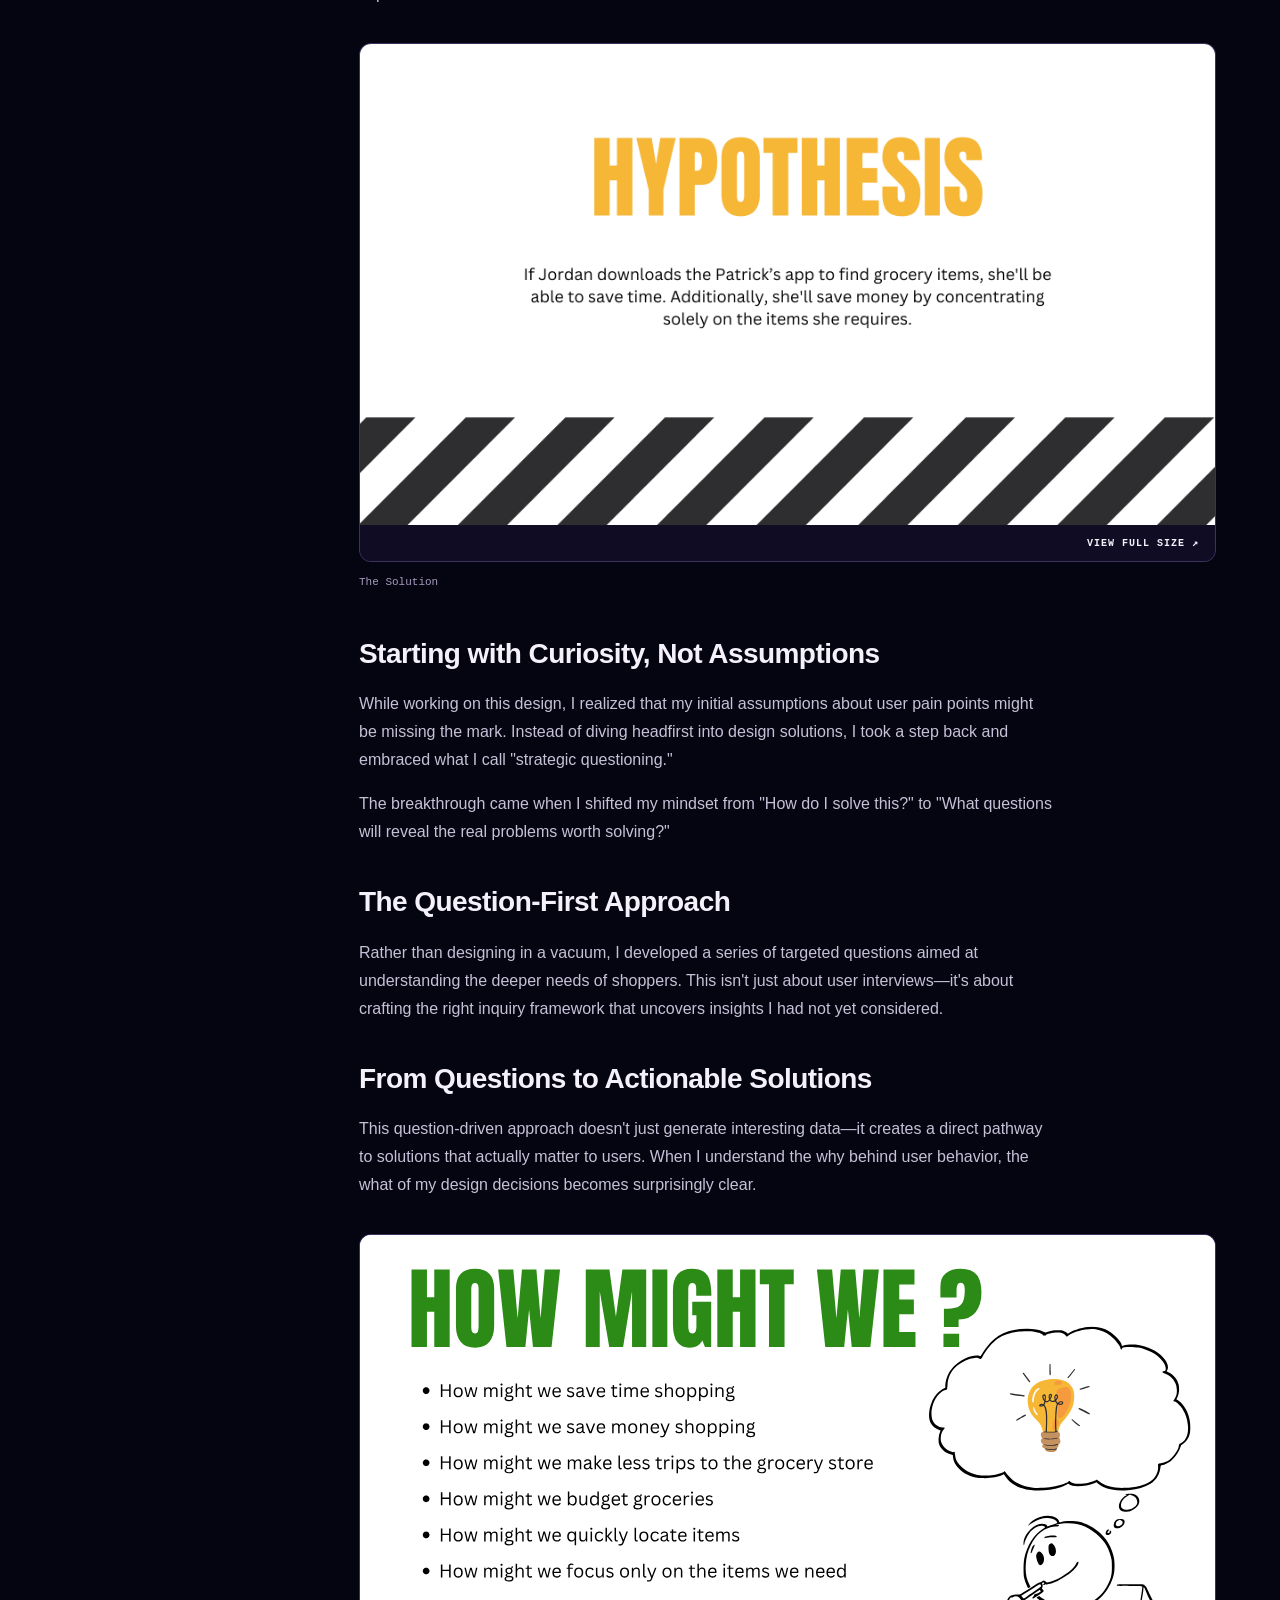
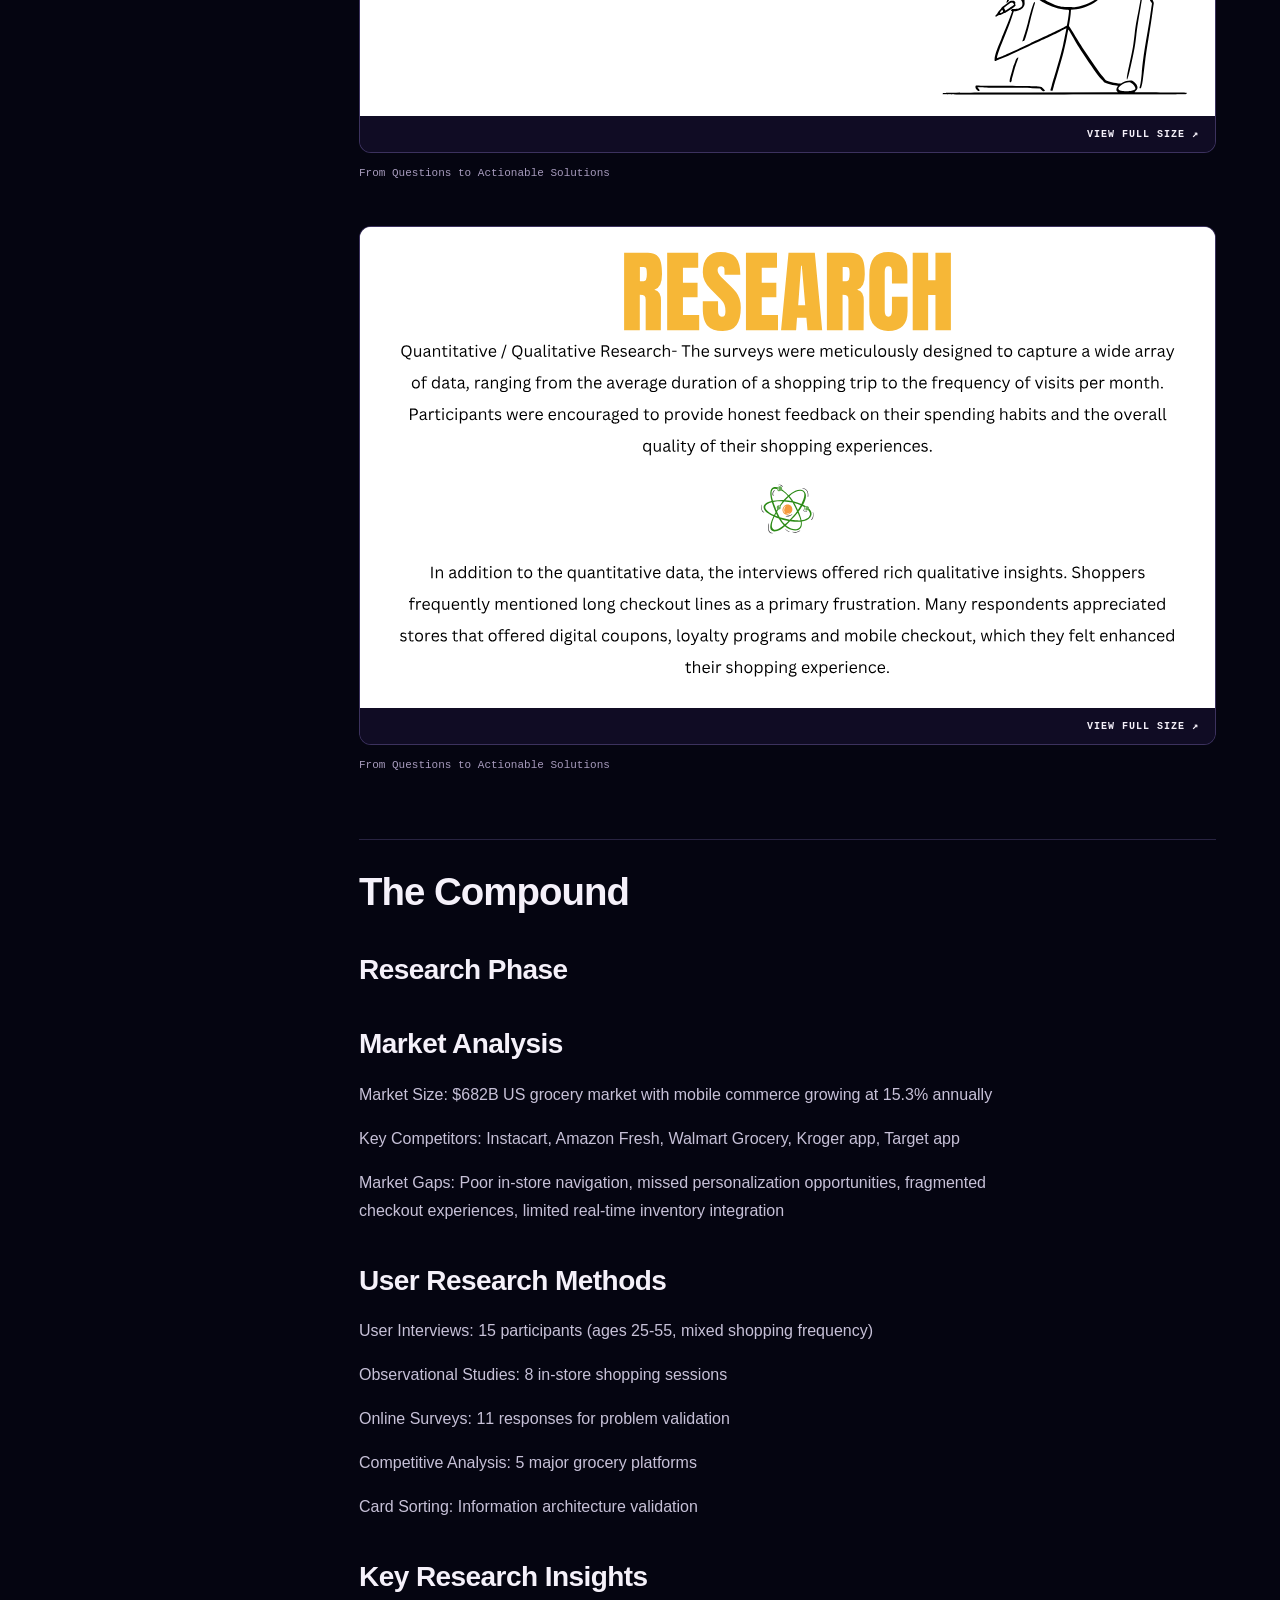
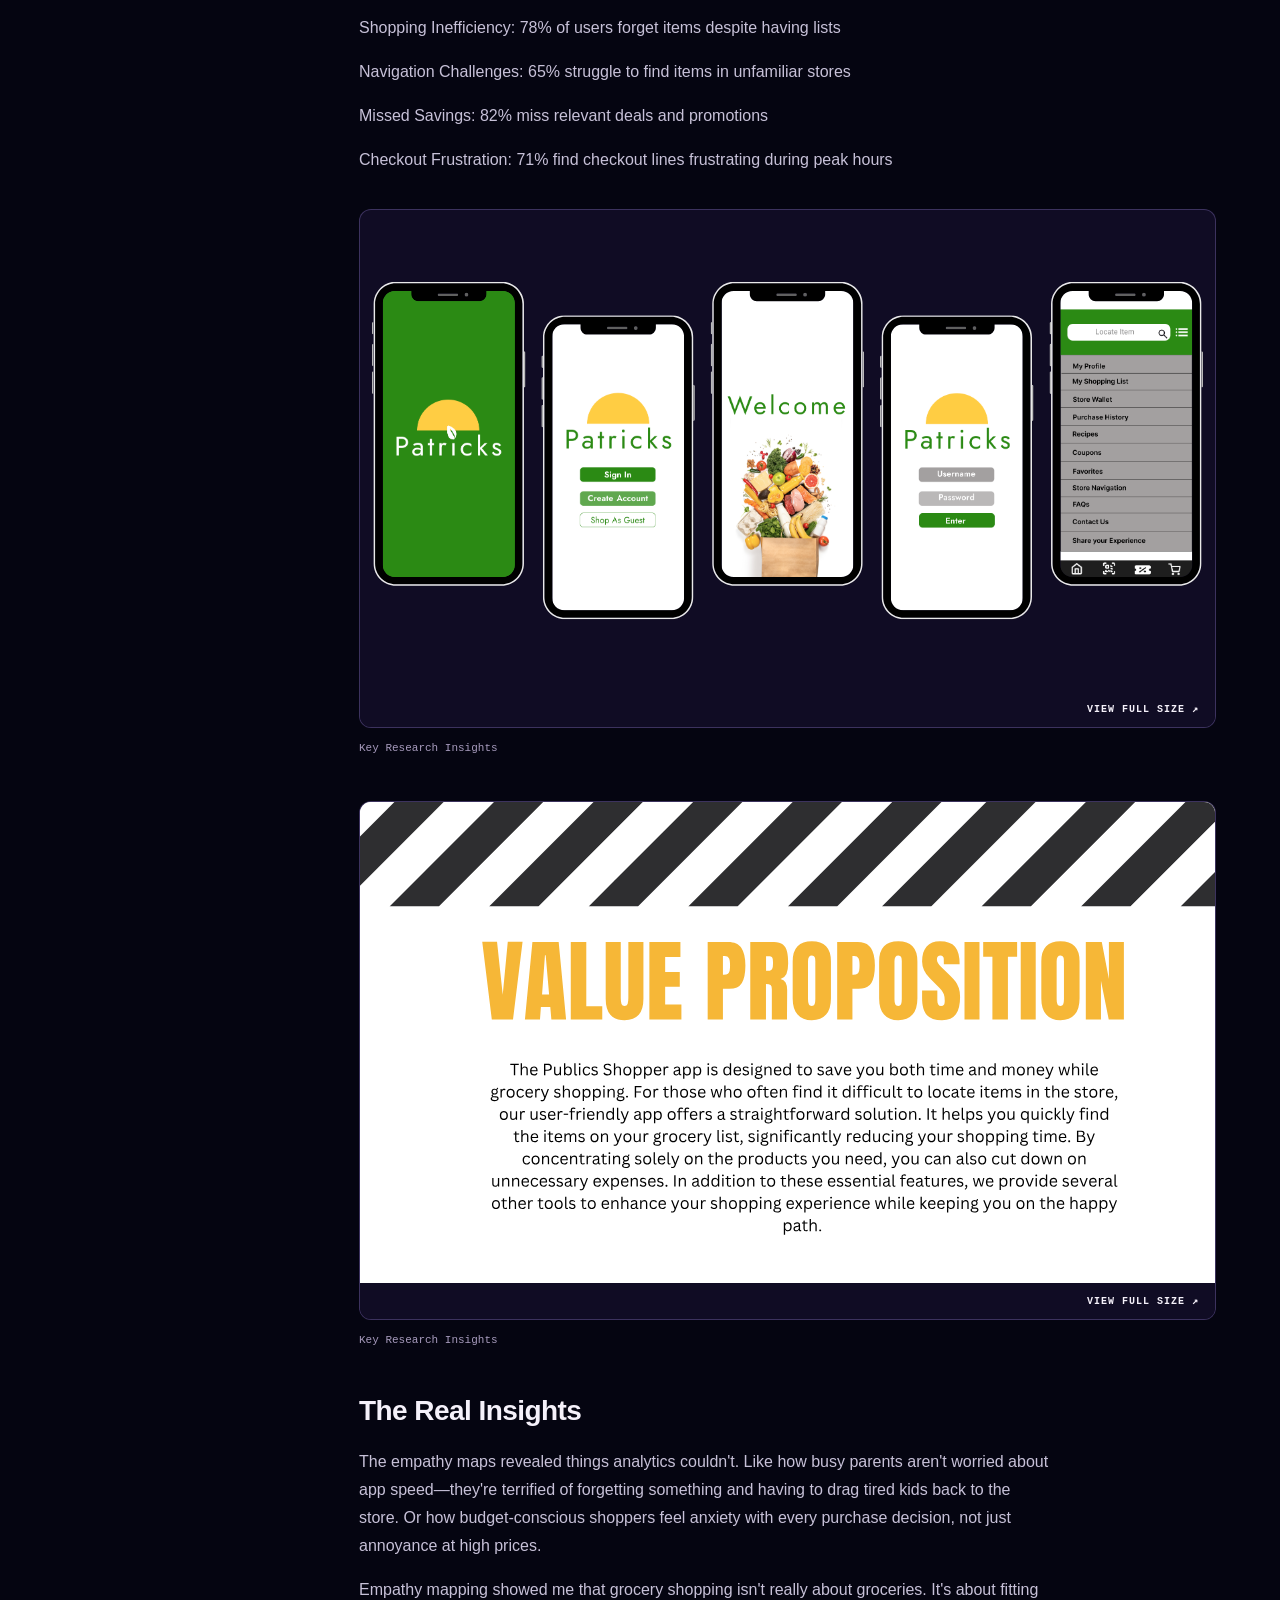
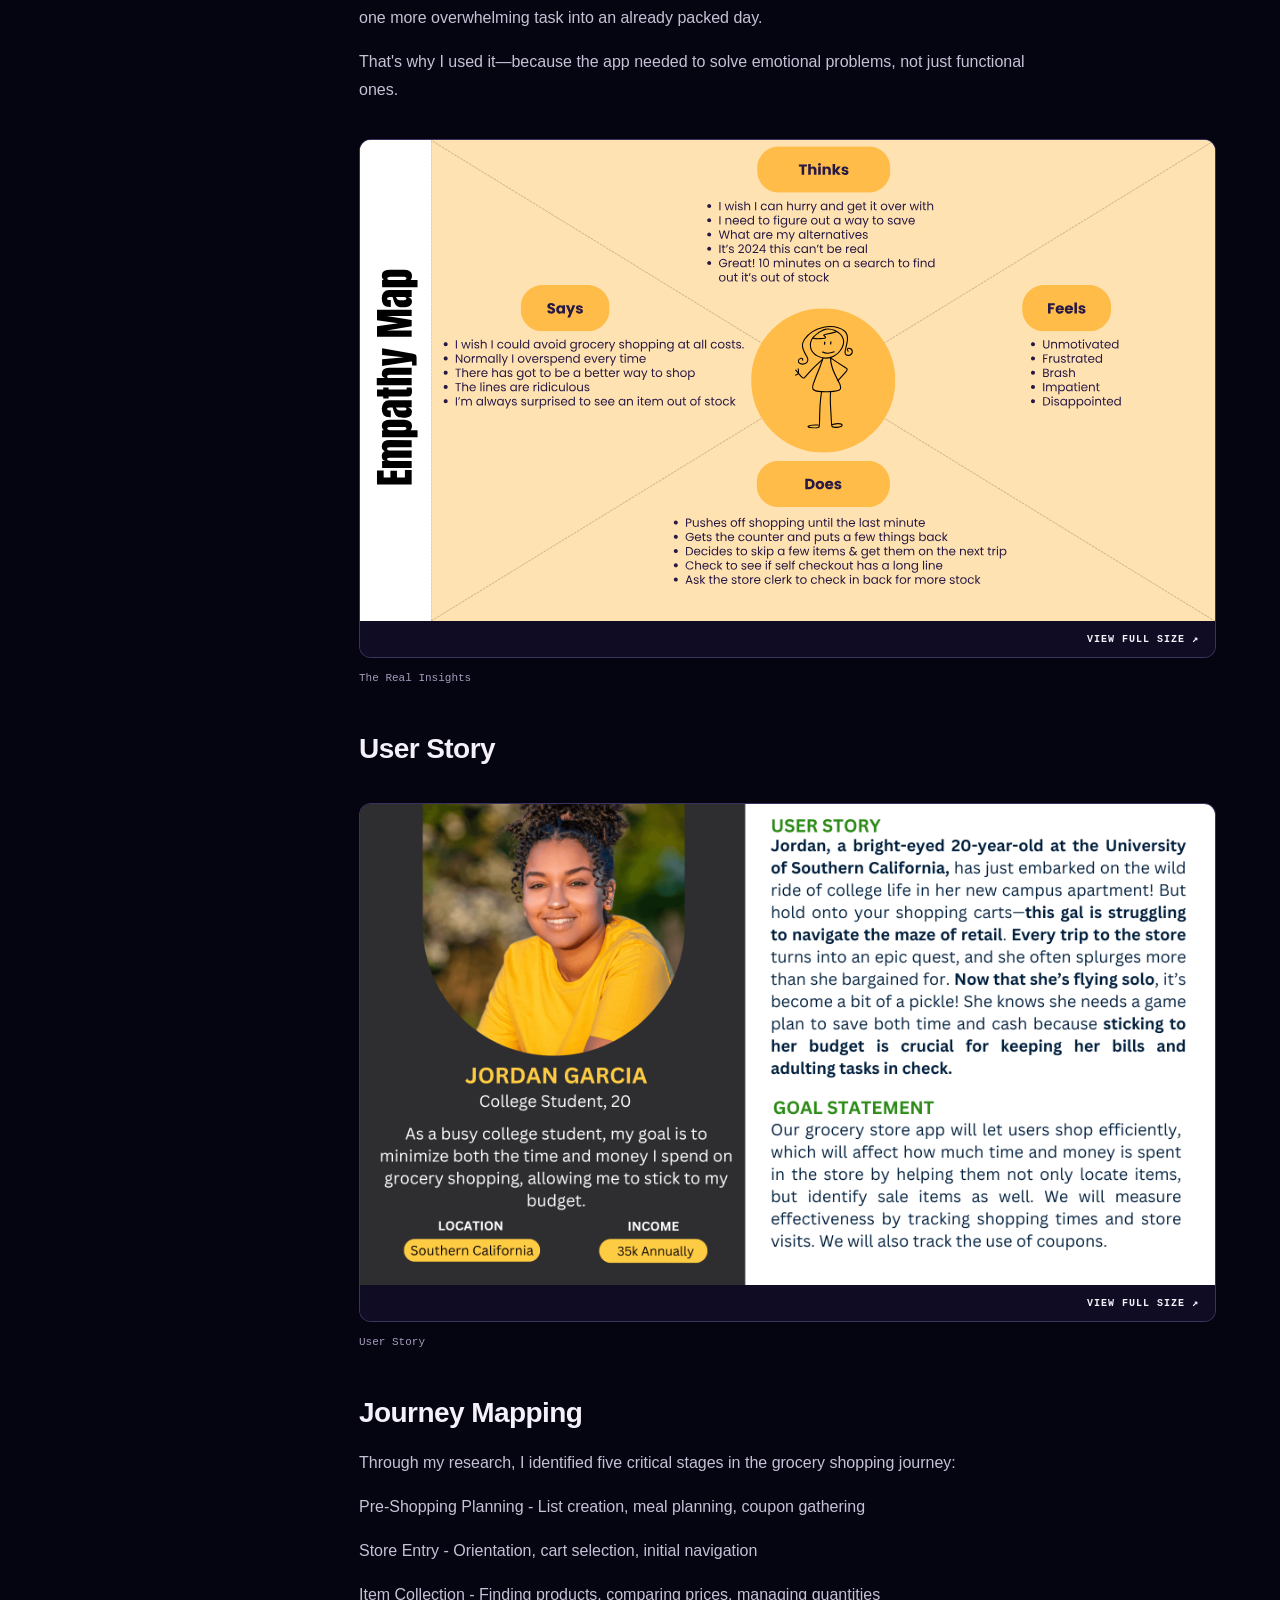
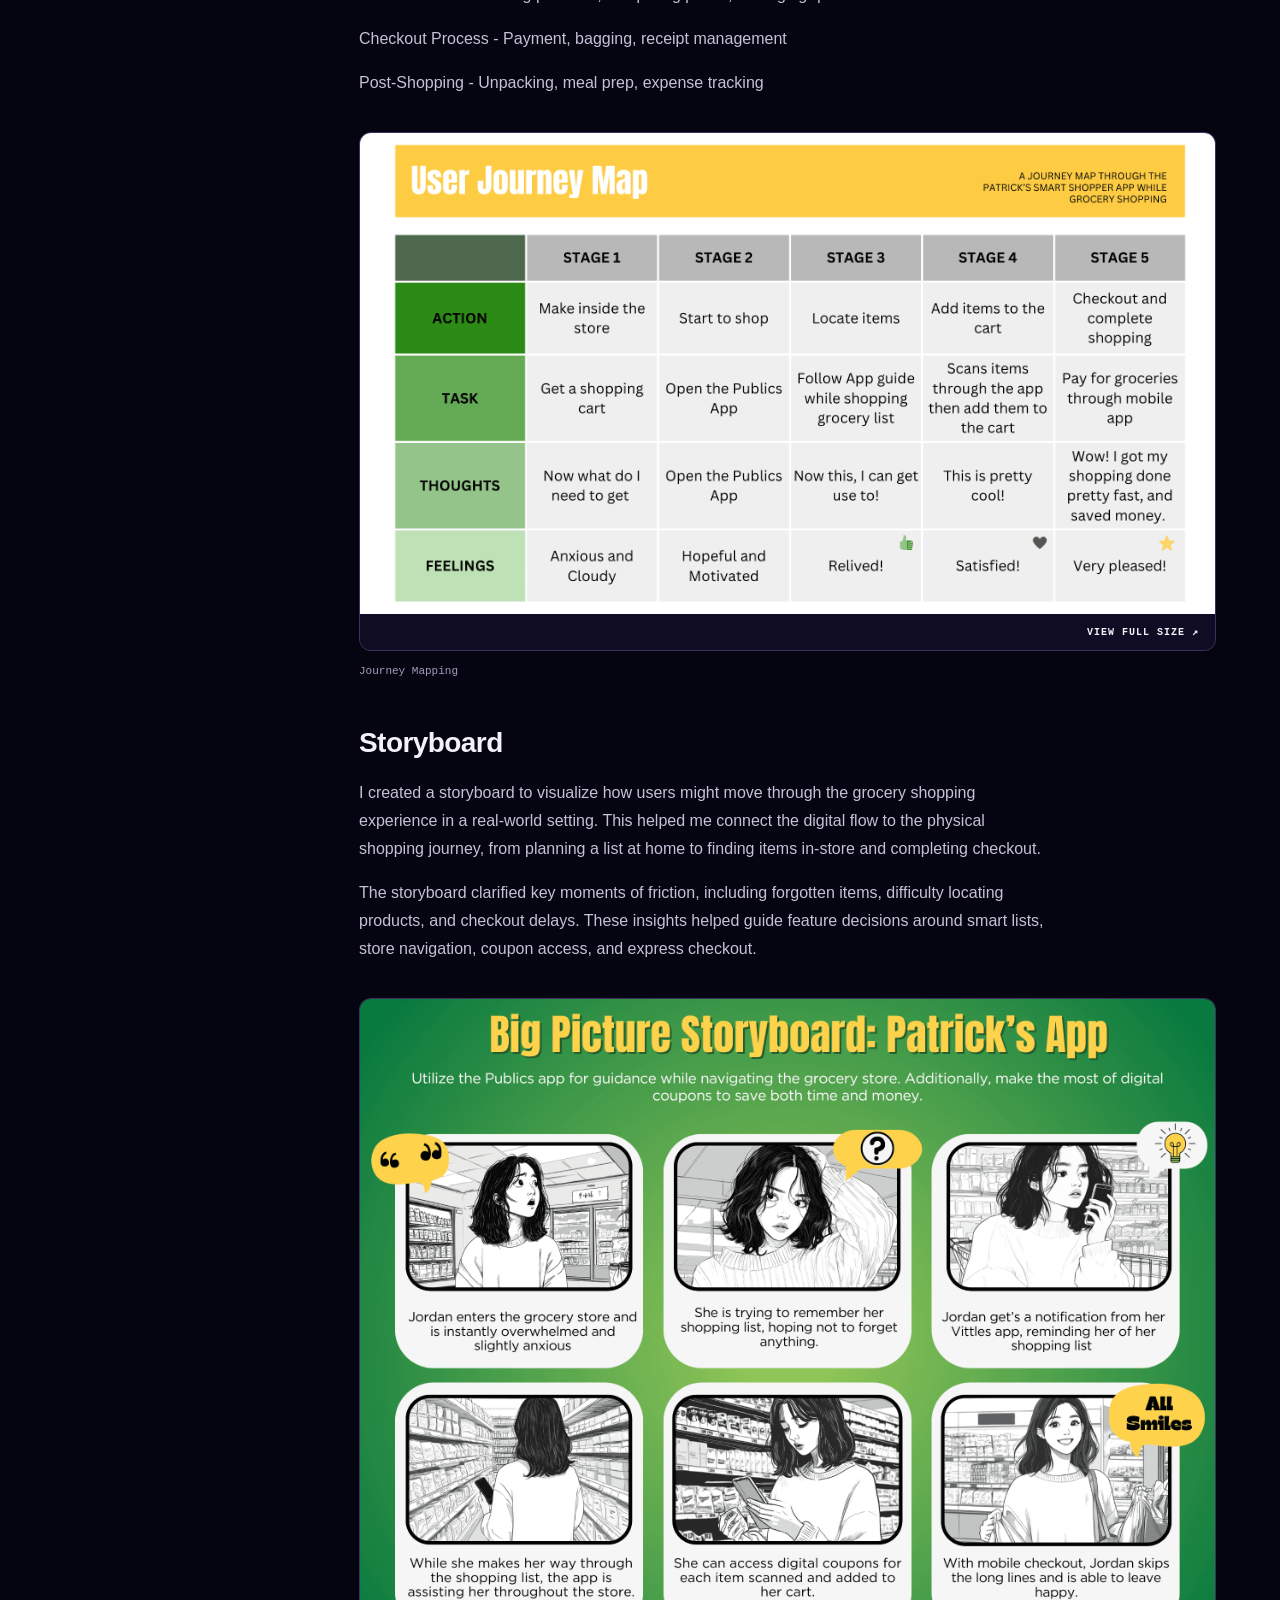
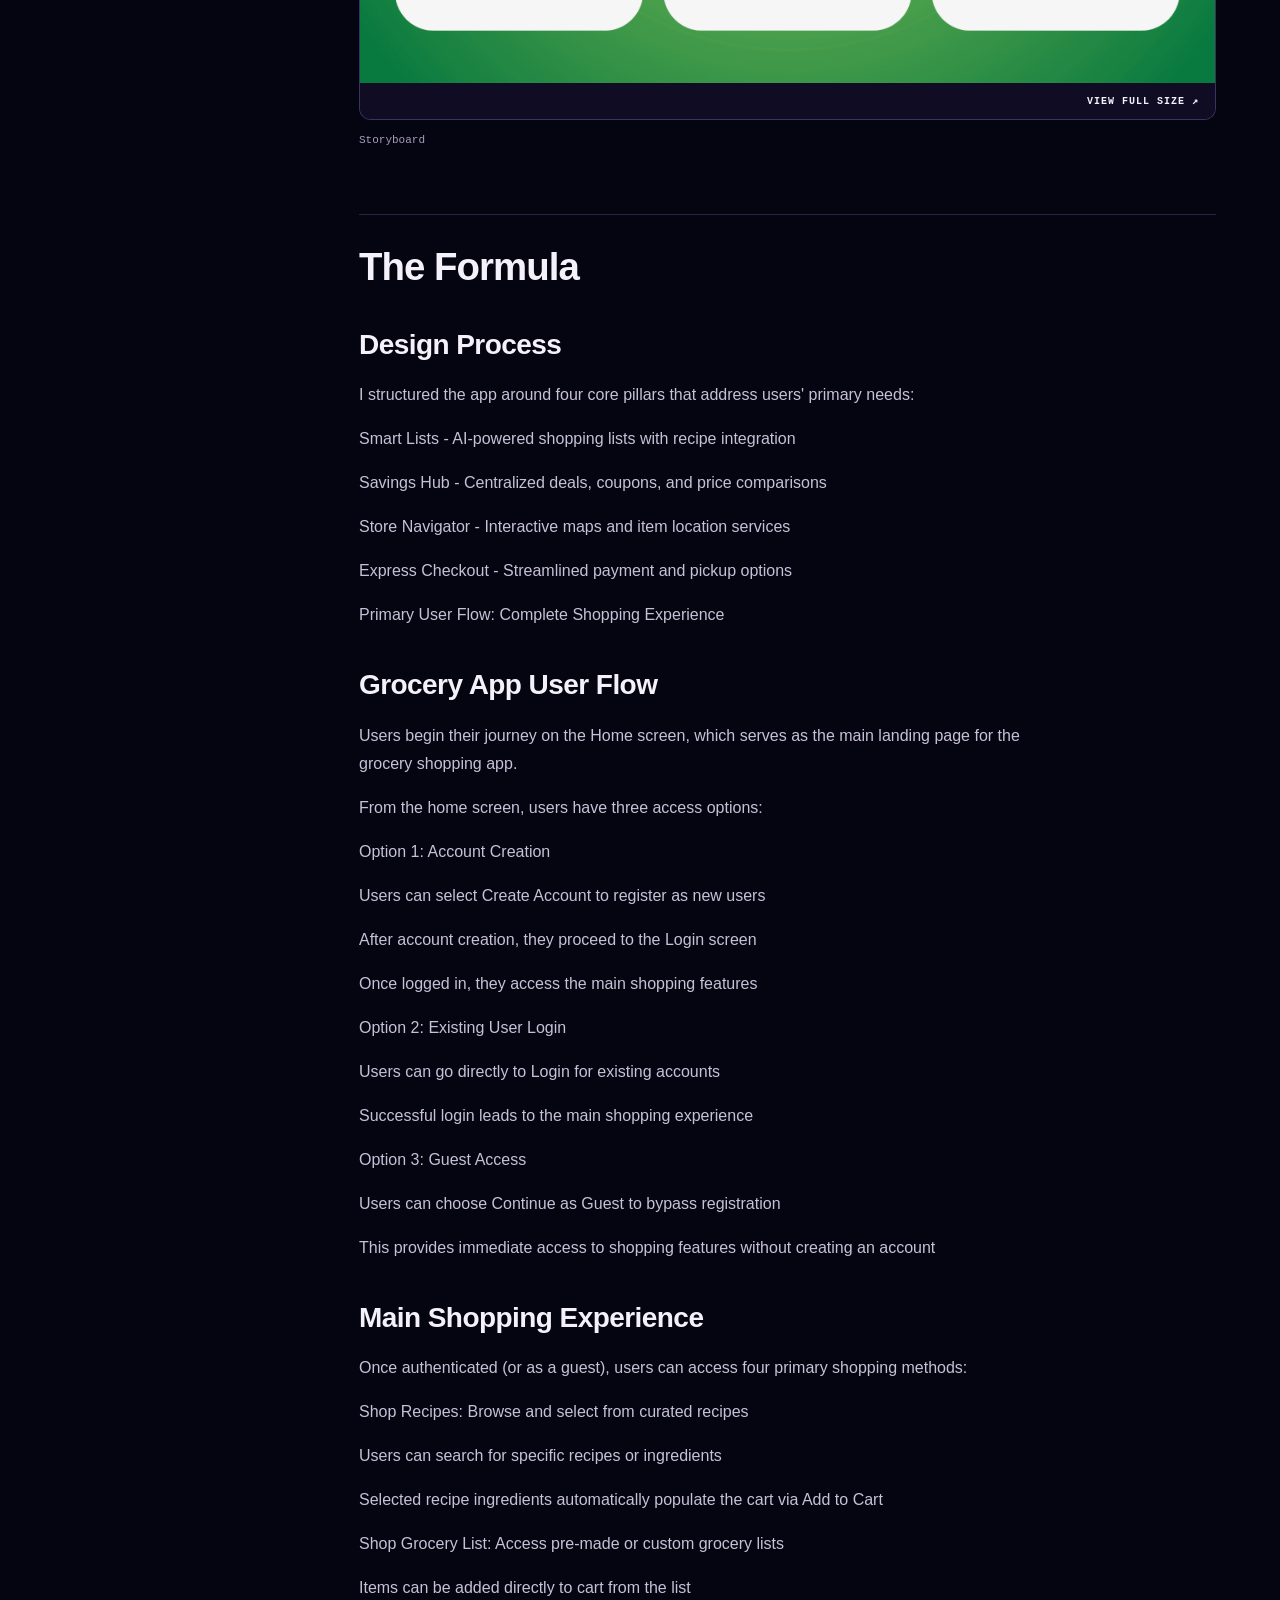
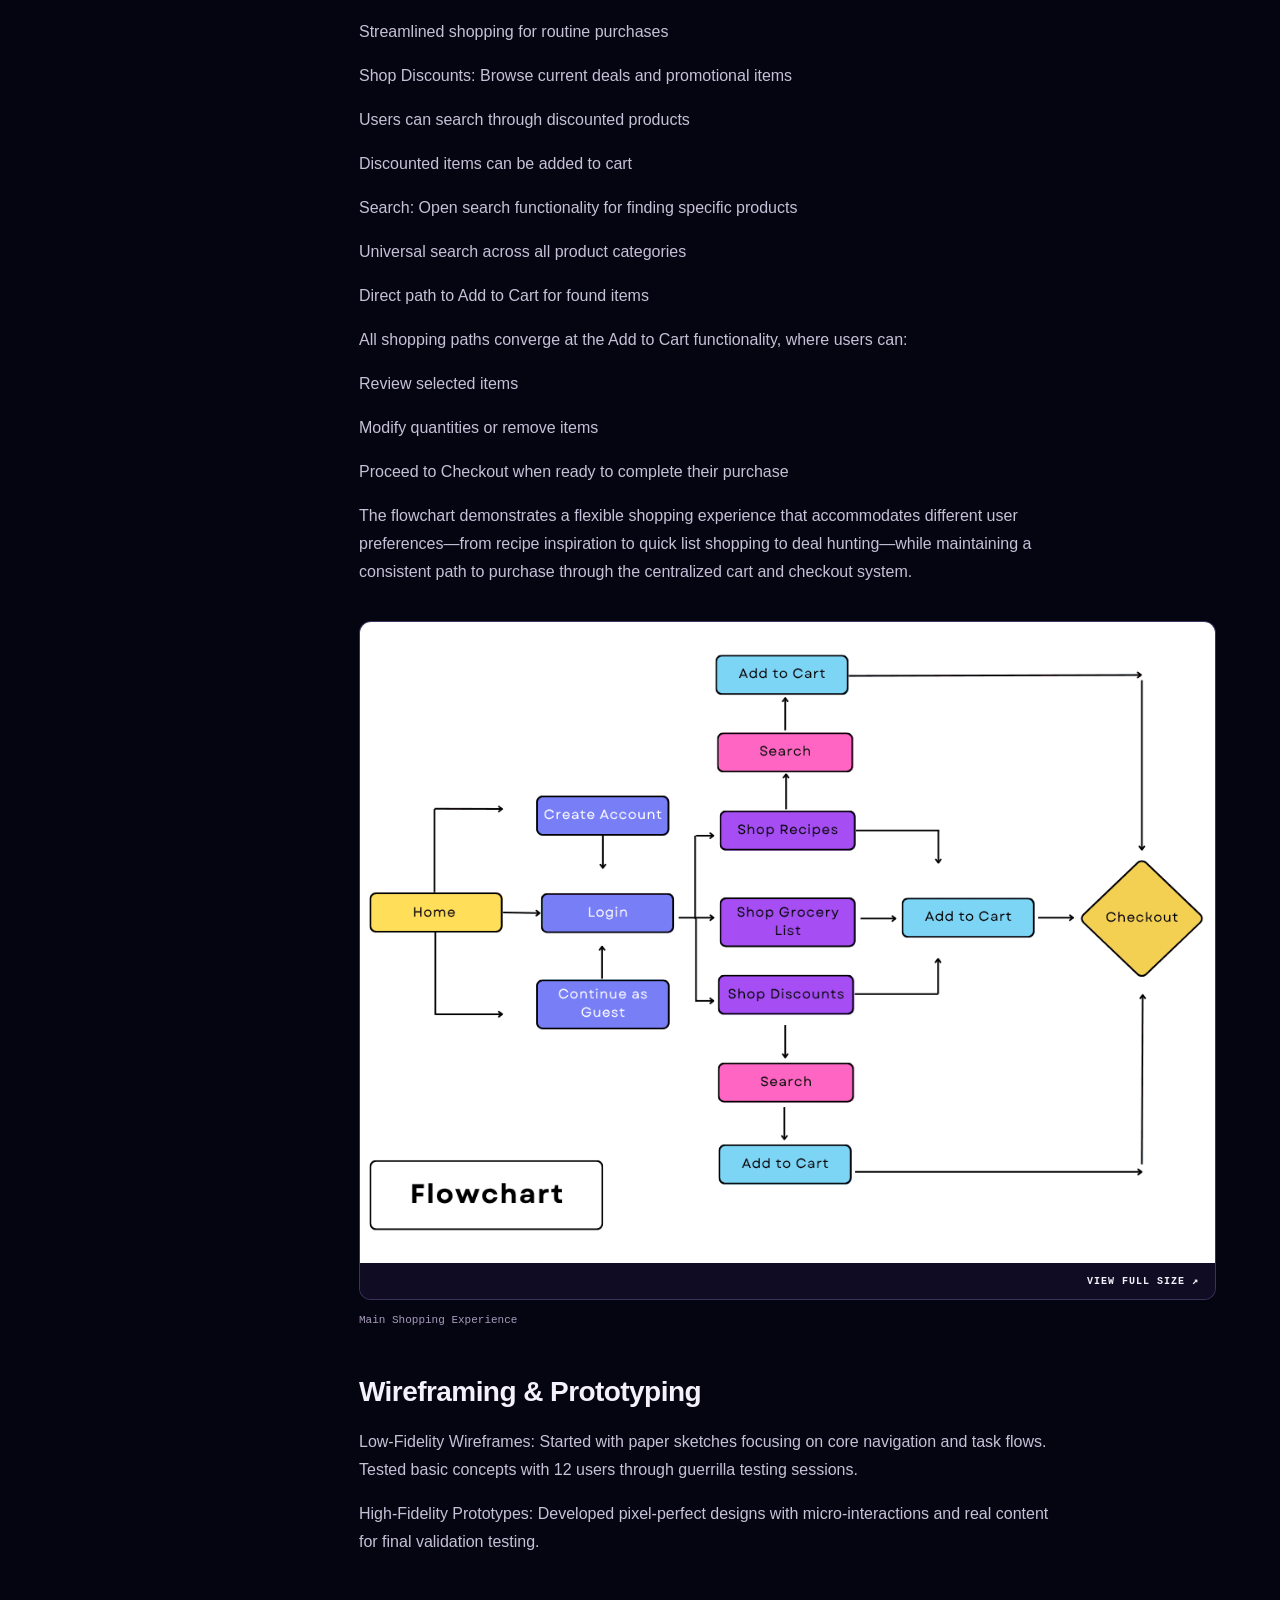
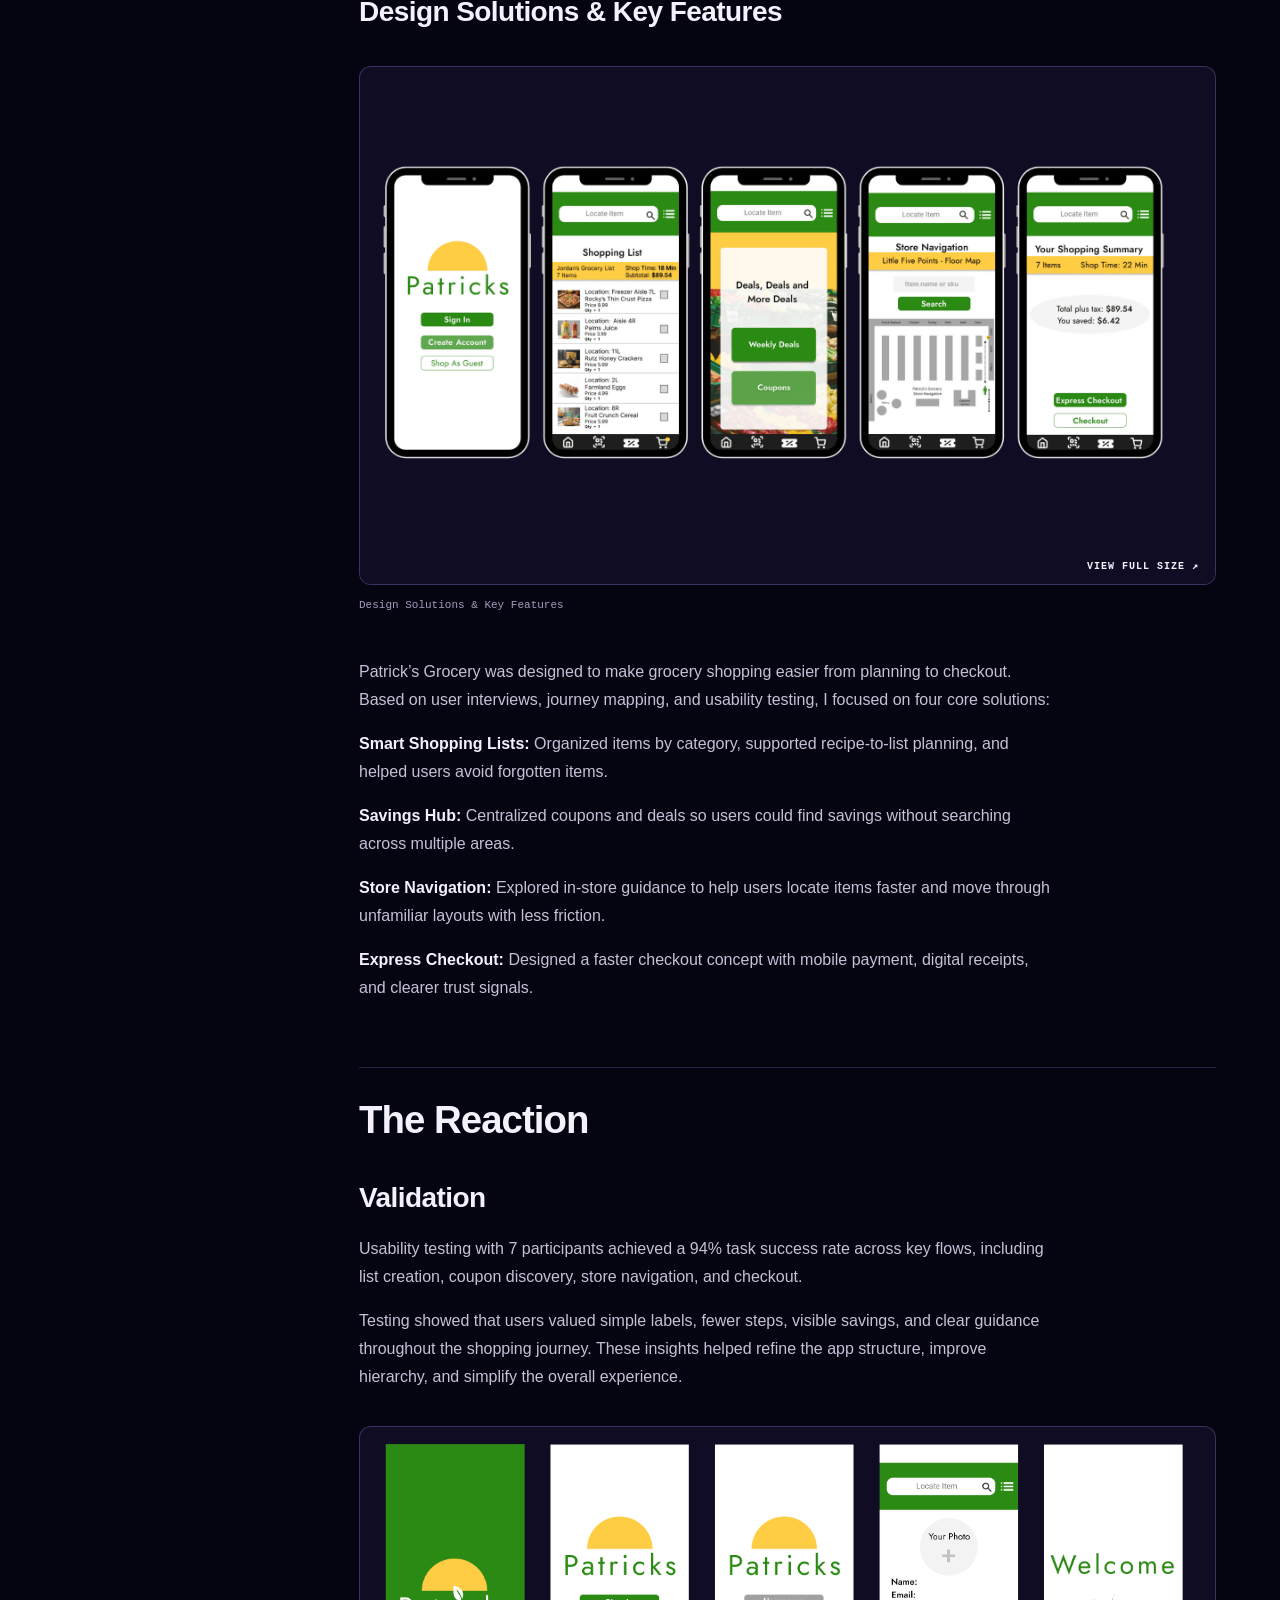
<file: patricks.html>
<!doctype html><html lang="en"><head><meta charset="utf-8"><meta name="viewport" content="width=device-width,initial-scale=1"><meta name="theme-color" content="#050511"><meta name="description" content="Patrick’s Grocery: a mobile grocery shopping experience by Ivori Rayale."><title>Patrick’s Grocery — UX Alchemist / Ivori Rayale</title><link rel="stylesheet" href="case-study.css"><link rel="stylesheet" href="prototype.css"><script src="case-study.js" defer></script><script src="prototype.js" defer></script></head><body><header class="case-header"><a class="brand" href="index.html">✦ IVORI RAYALE</a><a href="index.html#experiments">← Back to Experiments</a></header><main><section class="case-hero"><p class="eyebrow">EXPERIMENT 003 / MOBILE APP</p><h1>Patrick’s Grocery<span>.</span></h1><p class="lead">A smarter formula for grocery shopping.</p><p class="intro">From planning a list to finding savings and checking out, a connected mobile experience for the everyday grocery trip.</p><dl class="project-snapshot" aria-label="Project snapshot"><div><dt>MY ROLE</dt><dd>UX Designer</dd></div><div><dt>TIMELINE</dt><dd>12 weeks</dd></div><div><dt>TOOLS USED</dt><dd>Figma</dd></div><div><dt>PROJECT TYPE</dt><dd>UX Capstone · Concept Project</dd></div><div><dt>PLATFORM</dt><dd>Mobile App</dd></div><div><dt>TEAM</dt><dd>Solo Project</dd></div></dl><img class="cover" src="assets/patricks/00.svg" alt="Original Patrick’s Grocery project cover" fetchpriority="high"></section><div class="case-layout"><aside><details open><summary>Inside the experiment</summary><nav aria-label="Case study sections"><a href="#the-problem">The Problem</a><a href="#the-hypothesis">The Hypothesis</a><a href="#the-compound">The Compound</a><a href="#the-formula">The Formula</a><a href="#the-reaction">The Reaction</a><a href="#the-transformation">The Transformation</a><a href="#lab-notes">Lab Notes</a></nav></details></aside><article class="case-content"><figure><button class="artifact" type="button" data-image="assets/patricks/01.svg" aria-label="Enlarge Patrick’s Grocery design artifact"><img src="assets/patricks/01.svg" alt="Patrick’s Grocery design artifact" loading="lazy"><span>VIEW FULL SIZE ↗</span></button><figcaption>Patrick’s Grocery design artifact</figcaption></figure><h2 id="the-problem">The Problem</h2><h3>Project Overview</h3><p>Product: Patrick&#x27;s - A comprehensive grocery store mobile application designed to streamline the shopping experience through intelligent features and seamless integration.</p><p>Timeline: 12 weeks (Research: 2 weeks, Design: 7 weeks, Testing: 3 weeks)</p><p>My Role: UX Designer</p><p>Tools: Figma</p><h3>The Challenge</h3><p>Modern grocery shopping is plagued by inefficiencies that cost consumers both time and money. Shoppers struggle with forgotten items, missed deals, store navigation difficulties, and long checkout lines. My challenge was to create a unified mobile experience that addresses these pain points while integrating seamlessly with existing grocery store operations.</p><p>Key Problems Identified:</p><p>Average shopping trip takes 43 minutes with 23% of that time spent searching for items</p><p>68% of shoppers forget items from their mental shopping lists</p><p>Consumers miss an average of $12 in applicable discounts per shopping trip</p><p>Checkout lines account for 31% of total shopping time</p><h2 id="the-hypothesis">The Hypothesis</h2><h3>The Solution</h3><p>A comprehensive mobile grocery application that combines intelligent shopping assistance, personalized deal discovery, and seamless store integration with a focus on efficiency and user experience.</p><figure><button class="artifact" type="button" data-image="assets/patricks/06.png" aria-label="Enlarge The Solution"><img src="assets/patricks/06.png" alt="The Solution" loading="lazy"><span>VIEW FULL SIZE ↗</span></button><figcaption>The Solution</figcaption></figure><h3>Starting with Curiosity, Not Assumptions</h3><p>While working on this design, I realized that my initial assumptions about user pain points might be missing the mark. Instead of diving headfirst into design solutions, I took a step back and embraced what I call &quot;strategic questioning.&quot;</p><p>The breakthrough came when I shifted my mindset from &quot;How do I solve this?&quot; to &quot;What questions will reveal the real problems worth solving?&quot;</p><h3>The Question-First Approach</h3><p>Rather than designing in a vacuum, I developed a series of targeted questions aimed at understanding the deeper needs of shoppers. This isn&#x27;t just about user interviews—it&#x27;s about crafting the right inquiry framework that uncovers insights I had not yet considered.</p><h3>From Questions to Actionable Solutions</h3><p>This question-driven approach doesn&#x27;t just generate interesting data—it creates a direct pathway to solutions that actually matter to users. When I understand the why behind user behavior, the what of my design decisions becomes surprisingly clear.</p><figure><button class="artifact" type="button" data-image="assets/patricks/07.svg" aria-label="Enlarge From Questions to Actionable Solutions"><img src="assets/patricks/07.svg" alt="From Questions to Actionable Solutions" loading="lazy"><span>VIEW FULL SIZE ↗</span></button><figcaption>From Questions to Actionable Solutions</figcaption></figure><figure><button class="artifact" type="button" data-image="assets/patricks/08.svg" aria-label="Enlarge From Questions to Actionable Solutions"><img src="assets/patricks/08.svg" alt="From Questions to Actionable Solutions" loading="lazy"><span>VIEW FULL SIZE ↗</span></button><figcaption>From Questions to Actionable Solutions</figcaption></figure><h2 id="the-compound">The Compound</h2><h3>Research Phase</h3><h3>Market Analysis</h3><p>Market Size: $682B US grocery market with mobile commerce growing at 15.3% annually</p><p>Key Competitors: Instacart, Amazon Fresh, Walmart Grocery, Kroger app, Target app</p><p>Market Gaps: Poor in-store navigation, missed personalization opportunities, fragmented checkout experiences, limited real-time inventory integration</p><h3>User Research Methods</h3><p>User Interviews: 15 participants (ages 25-55, mixed shopping frequency)</p><p>Observational Studies: 8 in-store shopping sessions</p><p>Online Surveys: 11 responses for problem validation</p><p>Competitive Analysis: 5 major grocery platforms</p><p>Card Sorting: Information architecture validation</p><h3>Key Research Insights</h3><p>Shopping Inefficiency: 78% of users forget items despite having lists</p><p>Navigation Challenges: 65% struggle to find items in unfamiliar stores</p><p>Missed Savings: 82% miss relevant deals and promotions</p><p>Checkout Frustration: 71% find checkout lines frustrating during peak hours</p><figure><button class="artifact" type="button" data-image="assets/patricks/02.svg" aria-label="Enlarge Key Research Insights"><img src="assets/patricks/02.svg" alt="Key Research Insights" loading="lazy"><span>VIEW FULL SIZE ↗</span></button><figcaption>Key Research Insights</figcaption></figure><figure><button class="artifact" type="button" data-image="assets/patricks/03.svg" aria-label="Enlarge Key Research Insights"><img src="assets/patricks/03.svg" alt="Key Research Insights" loading="lazy"><span>VIEW FULL SIZE ↗</span></button><figcaption>Key Research Insights</figcaption></figure><h3>The Real Insights</h3><p>The empathy maps revealed things analytics couldn&#x27;t. Like how busy parents aren&#x27;t worried about app speed—they&#x27;re terrified of forgetting something and having to drag tired kids back to the store. Or how budget-conscious shoppers feel anxiety with every purchase decision, not just annoyance at high prices.</p><p>Empathy mapping showed me that grocery shopping isn&#x27;t really about groceries. It&#x27;s about fitting one more overwhelming task into an already packed day.</p><p>That&#x27;s why I used it—because the app needed to solve emotional problems, not just functional ones.</p><figure><button class="artifact" type="button" data-image="assets/patricks/04.svg" aria-label="Enlarge The Real Insights"><img src="assets/patricks/04.svg" alt="The Real Insights" loading="lazy"><span>VIEW FULL SIZE ↗</span></button><figcaption>The Real Insights</figcaption></figure><h3>User Story</h3><figure><button class="artifact" type="button" data-image="assets/patricks/05.png" aria-label="Enlarge User Story"><img src="assets/patricks/05.png" alt="User Story" loading="lazy"><span>VIEW FULL SIZE ↗</span></button><figcaption>User Story</figcaption></figure><h3>Journey Mapping</h3><p>Through my research, I identified five critical stages in the grocery shopping journey:</p><p>Pre-Shopping Planning - List creation, meal planning, coupon gathering</p><p>Store Entry - Orientation, cart selection, initial navigation</p><p>Item Collection - Finding products, comparing prices, managing quantities</p><p>Checkout Process - Payment, bagging, receipt management</p><p>Post-Shopping - Unpacking, meal prep, expense tracking</p><figure><button class="artifact" type="button" data-image="assets/patricks/09.png" aria-label="Enlarge Journey Mapping"><img src="assets/patricks/09.png" alt="Journey Mapping" loading="lazy"><span>VIEW FULL SIZE ↗</span></button><figcaption>Journey Mapping</figcaption></figure><h3>Storyboard</h3><p>I created a storyboard to visualize how users might move through the grocery shopping experience in a real-world setting. This helped me connect the digital flow to the physical shopping journey, from planning a list at home to finding items in-store and completing checkout.</p><p>The storyboard clarified key moments of friction, including forgotten items, difficulty locating products, and checkout delays. These insights helped guide feature decisions around smart lists, store navigation, coupon access, and express checkout.</p><figure><button class="artifact" type="button" data-image="assets/patricks/10.png" aria-label="Enlarge Storyboard"><img src="assets/patricks/10.png" alt="Storyboard" loading="lazy"><span>VIEW FULL SIZE ↗</span></button><figcaption>Storyboard</figcaption></figure><h2 id="the-formula">The Formula</h2><h3>Design Process</h3><p>I structured the app around four core pillars that address users&#x27; primary needs:</p><p>Smart Lists - AI-powered shopping lists with recipe integration</p><p>Savings Hub - Centralized deals, coupons, and price comparisons</p><p>Store Navigator - Interactive maps and item location services</p><p>Express Checkout - Streamlined payment and pickup options</p><p>Primary User Flow: Complete Shopping Experience</p><h3>Grocery App User Flow</h3><p>Users begin their journey on the Home screen, which serves as the main landing page for the grocery shopping app.</p><p>From the home screen, users have three access options:</p><p>Option 1: Account Creation</p><p>Users can select Create Account to register as new users</p><p>After account creation, they proceed to the Login screen</p><p>Once logged in, they access the main shopping features</p><p>Option 2: Existing User Login</p><p>Users can go directly to Login for existing accounts</p><p>Successful login leads to the main shopping experience</p><p>Option 3: Guest Access</p><p>Users can choose Continue as Guest to bypass registration</p><p>This provides immediate access to shopping features without creating an account</p><h3>Main Shopping Experience</h3><p>Once authenticated (or as a guest), users can access four primary shopping methods:</p><p>Shop Recipes: Browse and select from curated recipes</p><p>Users can search for specific recipes or ingredients</p><p>Selected recipe ingredients automatically populate the cart via Add to Cart</p><p>Shop Grocery List: Access pre-made or custom grocery lists</p><p>Items can be added directly to cart from the list</p><p>Streamlined shopping for routine purchases</p><p>Shop Discounts: Browse current deals and promotional items</p><p>Users can search through discounted products</p><p>Discounted items can be added to cart</p><p>Search: Open search functionality for finding specific products</p><p>Universal search across all product categories</p><p>Direct path to Add to Cart for found items</p><p>All shopping paths converge at the Add to Cart functionality, where users can:</p><p>Review selected items</p><p>Modify quantities or remove items</p><p>Proceed to Checkout when ready to complete their purchase</p><p>The flowchart demonstrates a flexible shopping experience that accommodates different user preferences—from recipe inspiration to quick list shopping to deal hunting—while maintaining a consistent path to purchase through the centralized cart and checkout system.</p><figure><button class="artifact" type="button" data-image="assets/patricks/11.png" aria-label="Enlarge Main Shopping Experience"><img src="assets/patricks/11.png" alt="Main Shopping Experience" loading="lazy"><span>VIEW FULL SIZE ↗</span></button><figcaption>Main Shopping Experience</figcaption></figure><h3>Wireframing &amp; Prototyping</h3><p>Low-Fidelity Wireframes: Started with paper sketches focusing on core navigation and task flows. Tested basic concepts with 12 users through guerrilla testing sessions.</p><p>High-Fidelity Prototypes: Developed pixel-perfect designs with micro-interactions and real content for final validation testing.</p><h3>Design Solutions &amp; Key Features</h3><figure><button class="artifact" type="button" data-image="assets/patricks/12.png" aria-label="Enlarge Design Solutions &amp; Key Features"><img src="assets/patricks/12.png" alt="Design Solutions &amp; Key Features" loading="lazy"><span>VIEW FULL SIZE ↗</span></button><figcaption>Design Solutions &amp; Key Features</figcaption></figure><p>Patrick’s Grocery was designed to make grocery shopping easier from planning to checkout. Based on user interviews, journey mapping, and usability testing, I focused on four core solutions:</p><p><strong>Smart Shopping Lists:</strong> Organized items by category, supported recipe-to-list planning, and helped users avoid forgotten items.</p><p><strong>Savings Hub:</strong> Centralized coupons and deals so users could find savings without searching across multiple areas.</p><p><strong>Store Navigation:</strong> Explored in-store guidance to help users locate items faster and move through unfamiliar layouts with less friction.</p><p><strong>Express Checkout:</strong> Designed a faster checkout concept with mobile payment, digital receipts, and clearer trust signals.</p><h2 id="the-reaction">The Reaction</h2><h3>Validation</h3><p>Usability testing with 7 participants achieved a 94% task success rate across key flows, including list creation, coupon discovery, store navigation, and checkout.</p><p>Testing showed that users valued simple labels, fewer steps, visible savings, and clear guidance throughout the shopping journey. These insights helped refine the app structure, improve hierarchy, and simplify the overall experience.</p><figure><button class="artifact" type="button" data-image="assets/patricks/13.svg" aria-label="Enlarge Validation"><img src="assets/patricks/13.svg" alt="Validation" loading="lazy"><span>VIEW FULL SIZE ↗</span></button><figcaption>Validation</figcaption></figure><h2 id="the-transformation">The Transformation</h2><h3>Results &amp; Impact</h3><p>Because Patrick’s Grocery was a capstone project, success was measured through prototype validation rather than post-launch business performance. The goal was to evaluate whether the proposed shopping experience helped users plan more efficiently, find savings faster, and move through the store with less friction.</p><p>Usability testing with 7 participants showed strong validation of the core shopping flow, with a 94% task success rate across key features including shopping list creation, digital coupons, store navigation, recipe integration, and mobile checkout.</p><h3>Key Outcomes</h3><p>Validated the main grocery shopping flow through usability testing</p><p>Identified store navigation, digital coupons, and list-building as the most valuable features</p><p>Improved screen hierarchy and information architecture based on user feedback</p><p>Strengthened the connection between digital planning and in-store shopping behavior</p><p>Confirmed the need for a simpler, more guided shopping experience for busy users</p><h3 id="explore-the-prototype">Explore the Prototype</h3><p>Step into the experience. Launch the interactive Patrick’s Grocery prototype when you’re ready.</p><section class="prototype-lab" aria-label="Interactive Patrick’s Grocery prototype"><div class="prototype-toolbar"><span class="prototype-label">LIVE EXPERIMENT / PATRICK’S GROCERY</span><a href="https://www.figma.com/proto/ehgF2Wt6X8jYxwPDH1bgzY/Patrick-s-App?node-id=1-2&amp;p=f&amp;scaling=scale-down&amp;content-scaling=fixed&amp;page-id=0%3A1&amp;starting-point-node-id=100%3A215&amp;show-proto-sidebar=1" target="_blank" rel="noopener noreferrer">Open full screen ↗<span class="sr-only"> (opens in a new tab)</span></a></div><div class="prototype-stage" data-prototype-src="https://embed.figma.com/proto/ehgF2Wt6X8jYxwPDH1bgzY/Patrick-s-App?node-id=1-2&amp;p=f&amp;scaling=scale-down&amp;content-scaling=fixed&amp;page-id=0%3A1&amp;starting-point-node-id=100%3A215&amp;show-proto-sidebar=1&amp;embed-host=share" data-prototype-title="Patrick’s Grocery interactive app prototype"><div class="prototype-preview"><img src="assets/patricks/00.svg" alt="Patrick’s Grocery app design preview" loading="lazy"><div class="prototype-invite"><div><span class="prototype-label">YOUR TURN TO EXPERIMENT</span><h4>Try Patrick’s Grocery.</h4><p>Explore the app at your own pace.</p></div><button class="prototype-launch" type="button">Launch Prototype <span aria-hidden="true">↗</span></button></div></div></div><p class="prototype-status" role="status" aria-live="polite"></p><p class="prototype-help">The interactive player loads when you launch it. On a slower connection, allow a moment for Figma to load—or use “Open full screen” above.</p></section><h2 id="lab-notes">Lab Notes</h2><h3>Project Scope &amp; Growth</h3><p><strong>Expanding from Concept to Full App Experience</strong></p><p><strong>The Commitment Behind the Work</strong></p><p>This project required a significant investment of time, energy, research, and persistence. It challenged me in ways I did not expect, but each obstacle became an opportunity to grow. Through the process, I gained a deeper understanding of what it means to approach design with intention, resilience, and a true UX/UI mindset.</p><h3>Key Lessons Learned</h3><p>1. Assessing Scope with Clarity</p><p>One of the most important lessons I gained from this project was learning how to evaluate project scope more realistically. Patrick’s Grocery Store App helped me understand the difference between what a project may appear to require at first glance and the deeper level of strategy, research, iteration, and execution needed to bring it to life successfully.</p><p>2. Understanding the Role of Research</p><p>This project reinforced that strong design is not only about visual appeal. It is about understanding users, competitors, behaviors, pain points, and context. Research became the foundation of my design decisions, helping me create with greater purpose and intention.</p><p>3. The Value of Planning</p><p>Throughout the project, I learned that thoughtful planning is essential to the design process. Each unexpected challenge showed me how important it is to define goals, organize workflows, and anticipate obstacles early. Planning upfront helped create a stronger, more focused path toward execution.</p><p>4. Using Frameworks to Guide Design</p><p>Learning how to apply design frameworks gave structure to my process and helped me make more intentional decisions. Having a clear framework allowed me to move from uncertainty to direction, creating a more organized and effective design experience.</p><h3>Growth: From Overwhelmed to Empowered</h3><p>What My First Major Project Taught Me</p><p>Patrick’s Grocery Store App was one of the most challenging and transformative projects in my design journey. At times, it felt overwhelming, but it also strengthened my confidence, discipline, and understanding of the UX/UI process. Every screen, revision, and challenge helped build the foundation for the designer I am becoming. This project taught me that design is not only about creating solutions, but also about growing through the process of discovery, problem-solving, and refinement.</p><h3>Lessons Learned</h3><p>This project taught me how important scope, structure, and testing are when designing a product with multiple connected features. Grocery shopping is both a digital and physical experience, so the design had to support planning before the trip, decision-making inside the store, and confidence during checkout.</p><p>I also learned that users value clarity over complexity. Features like coupons, recipes, maps, and mobile checkout are only useful when they feel easy to access and naturally connected to the shopping journey.</p><h3>Next Steps</h3><p>Future iterations would focus on improving voice search, expanding dietary preference filters, exploring real-time inventory updates, and testing family/shared shopping list features. I would also continue refining accessibility, offline usability, and checkout confidence to create a more seamless end-to-end experience.</p><div class="case-end"><p>END OF EXPERIMENT / 003</p><a class="case-cta" href="index.html#experiments">← Return to Experiments</a></div></article></div></main><footer>IVORI RAYALE · THE SCIENCE OF A BETTER EXPERIENCE.</footer><dialog class="image-viewer" aria-label="Design artifact full-size view"><div class="viewer-tools"><a class="original-image" target="_blank" rel="noopener">Open original ↗</a><button class="close-viewer" type="button" aria-label="Close image">Close ×</button></div><img alt=""><p></p></dialog></body></html>
</file>
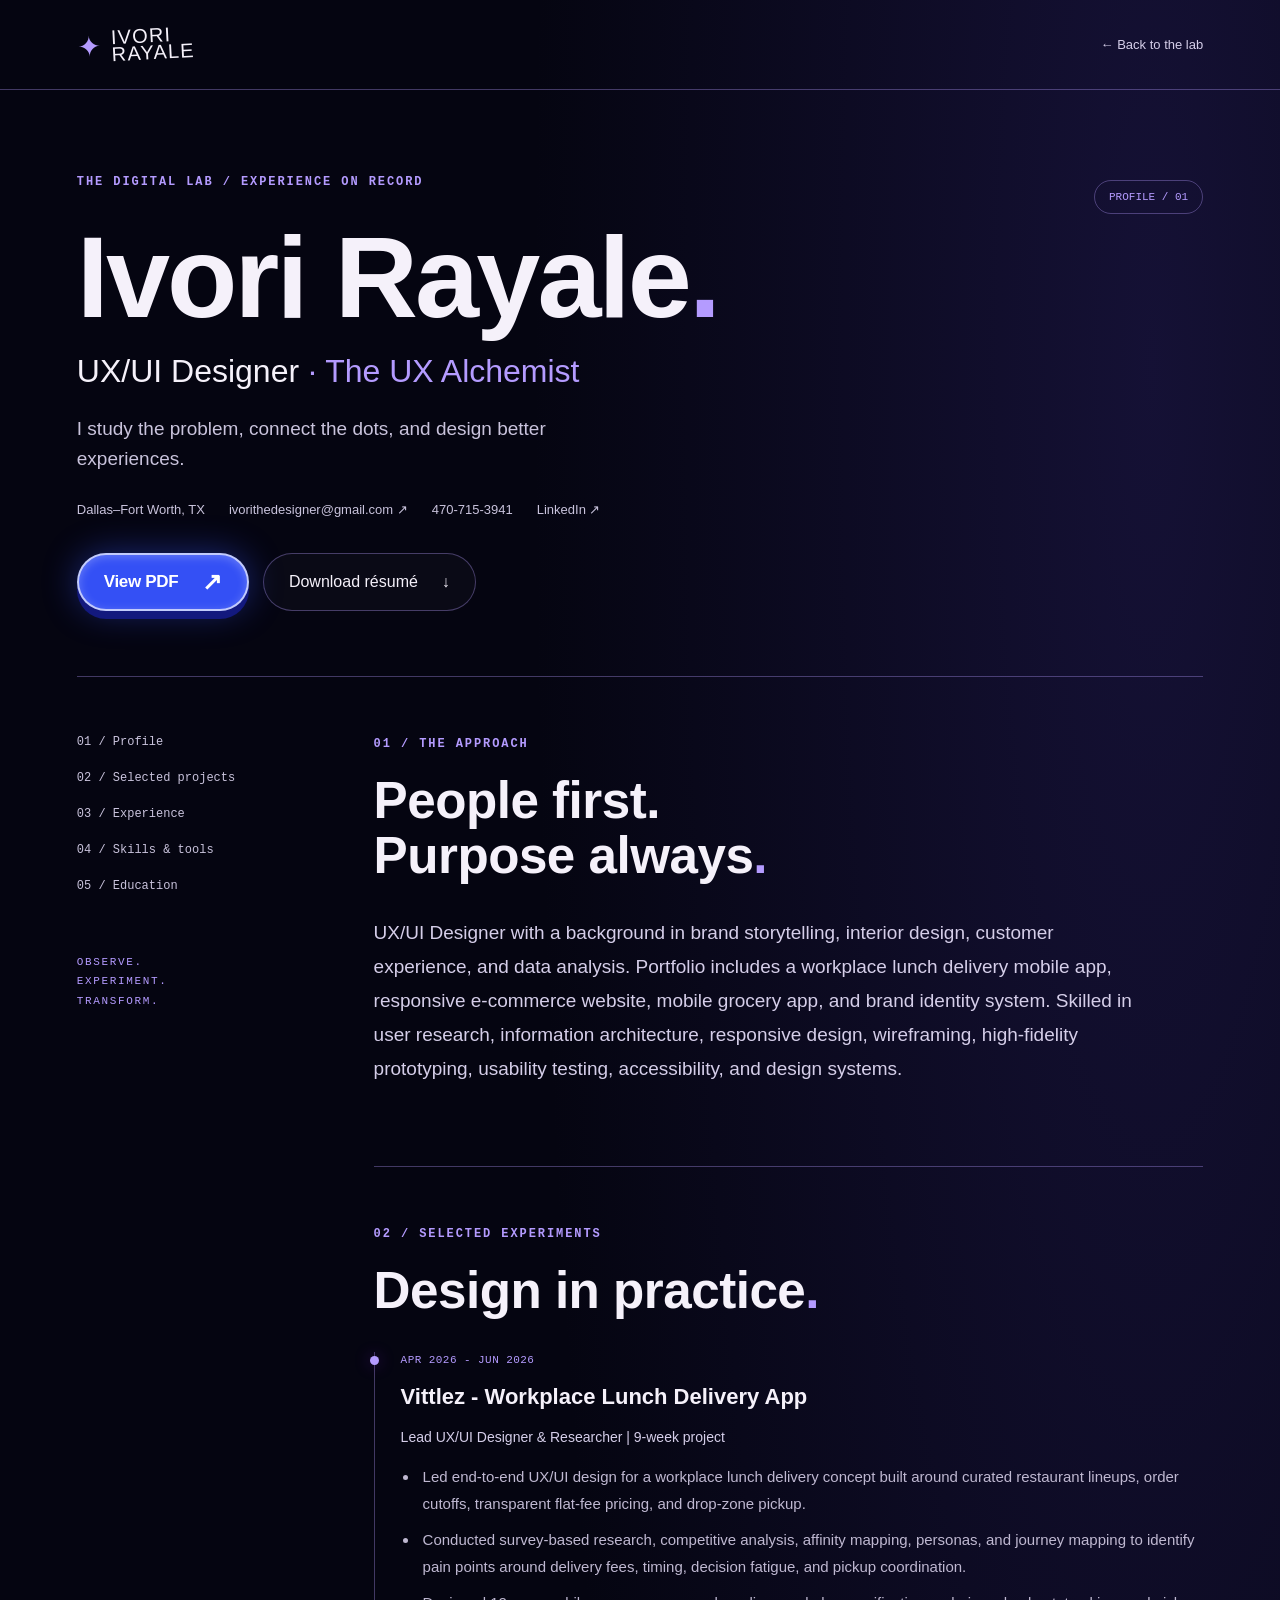
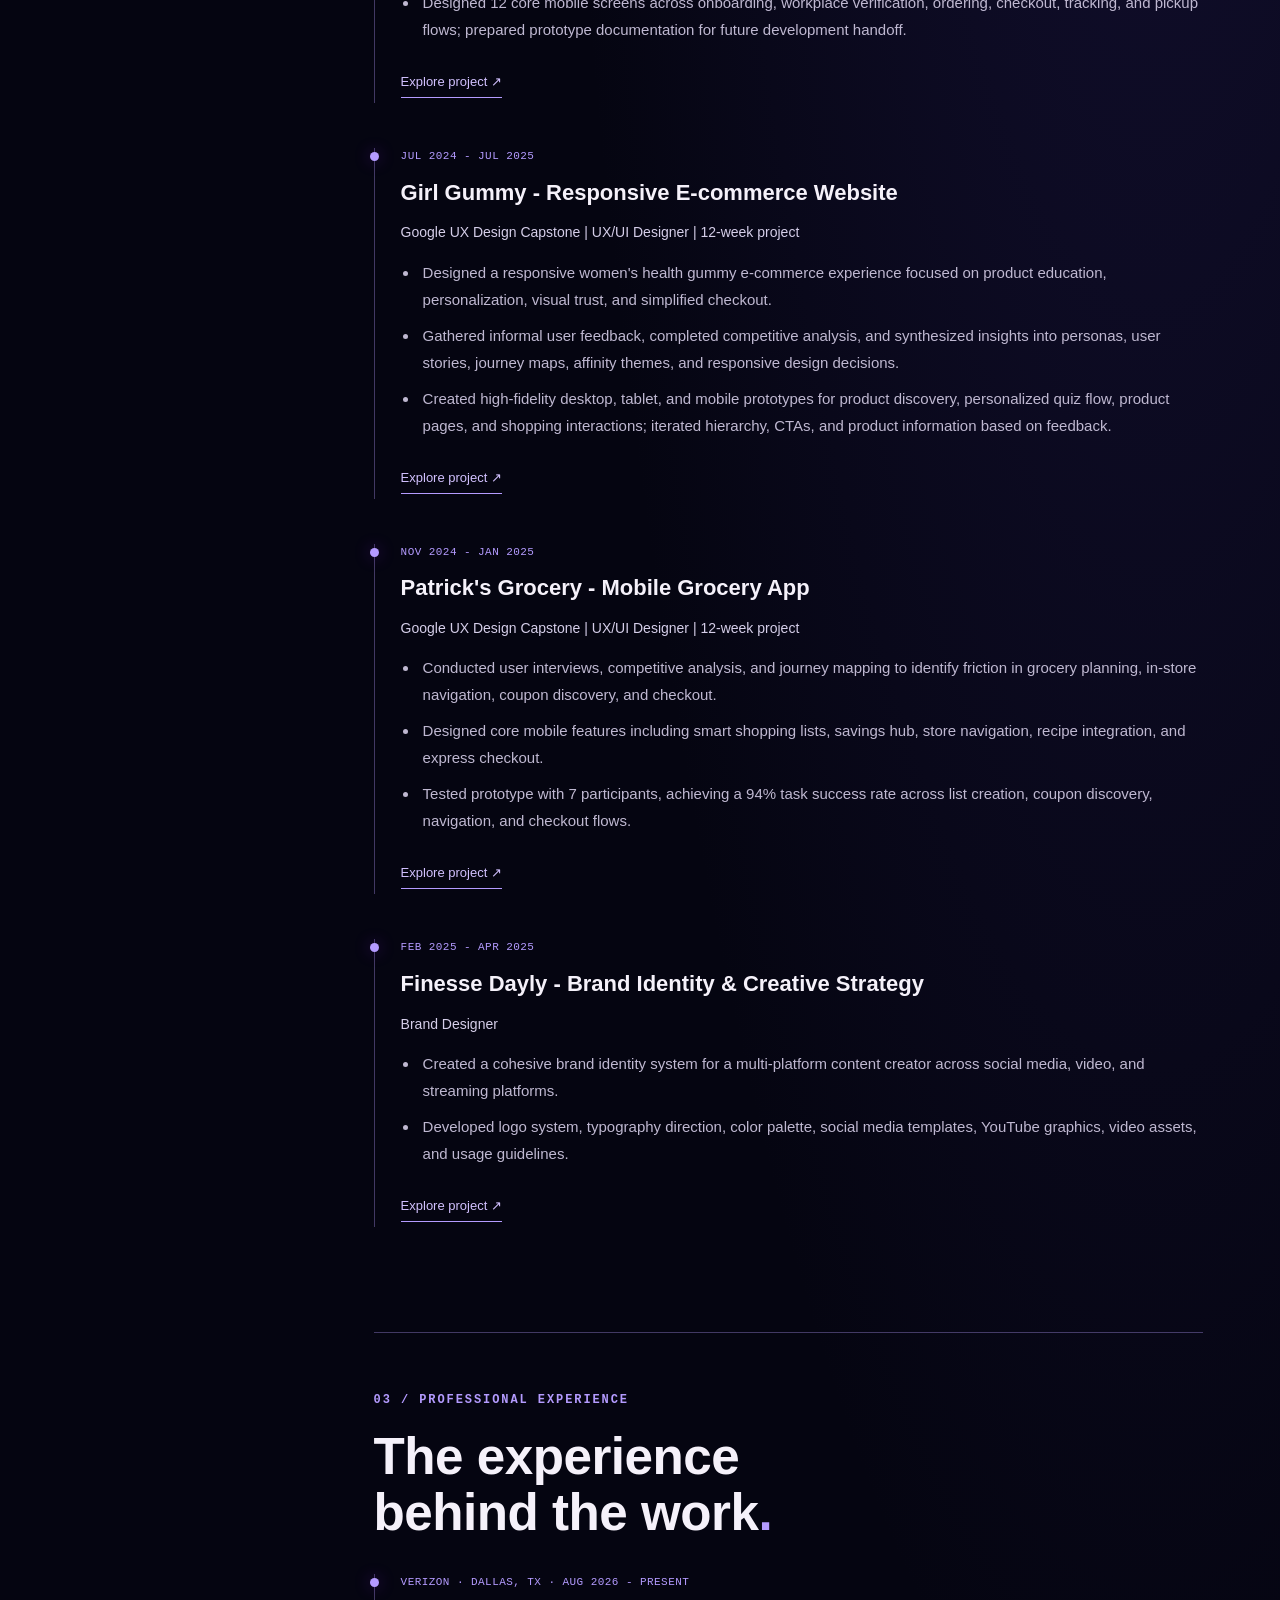
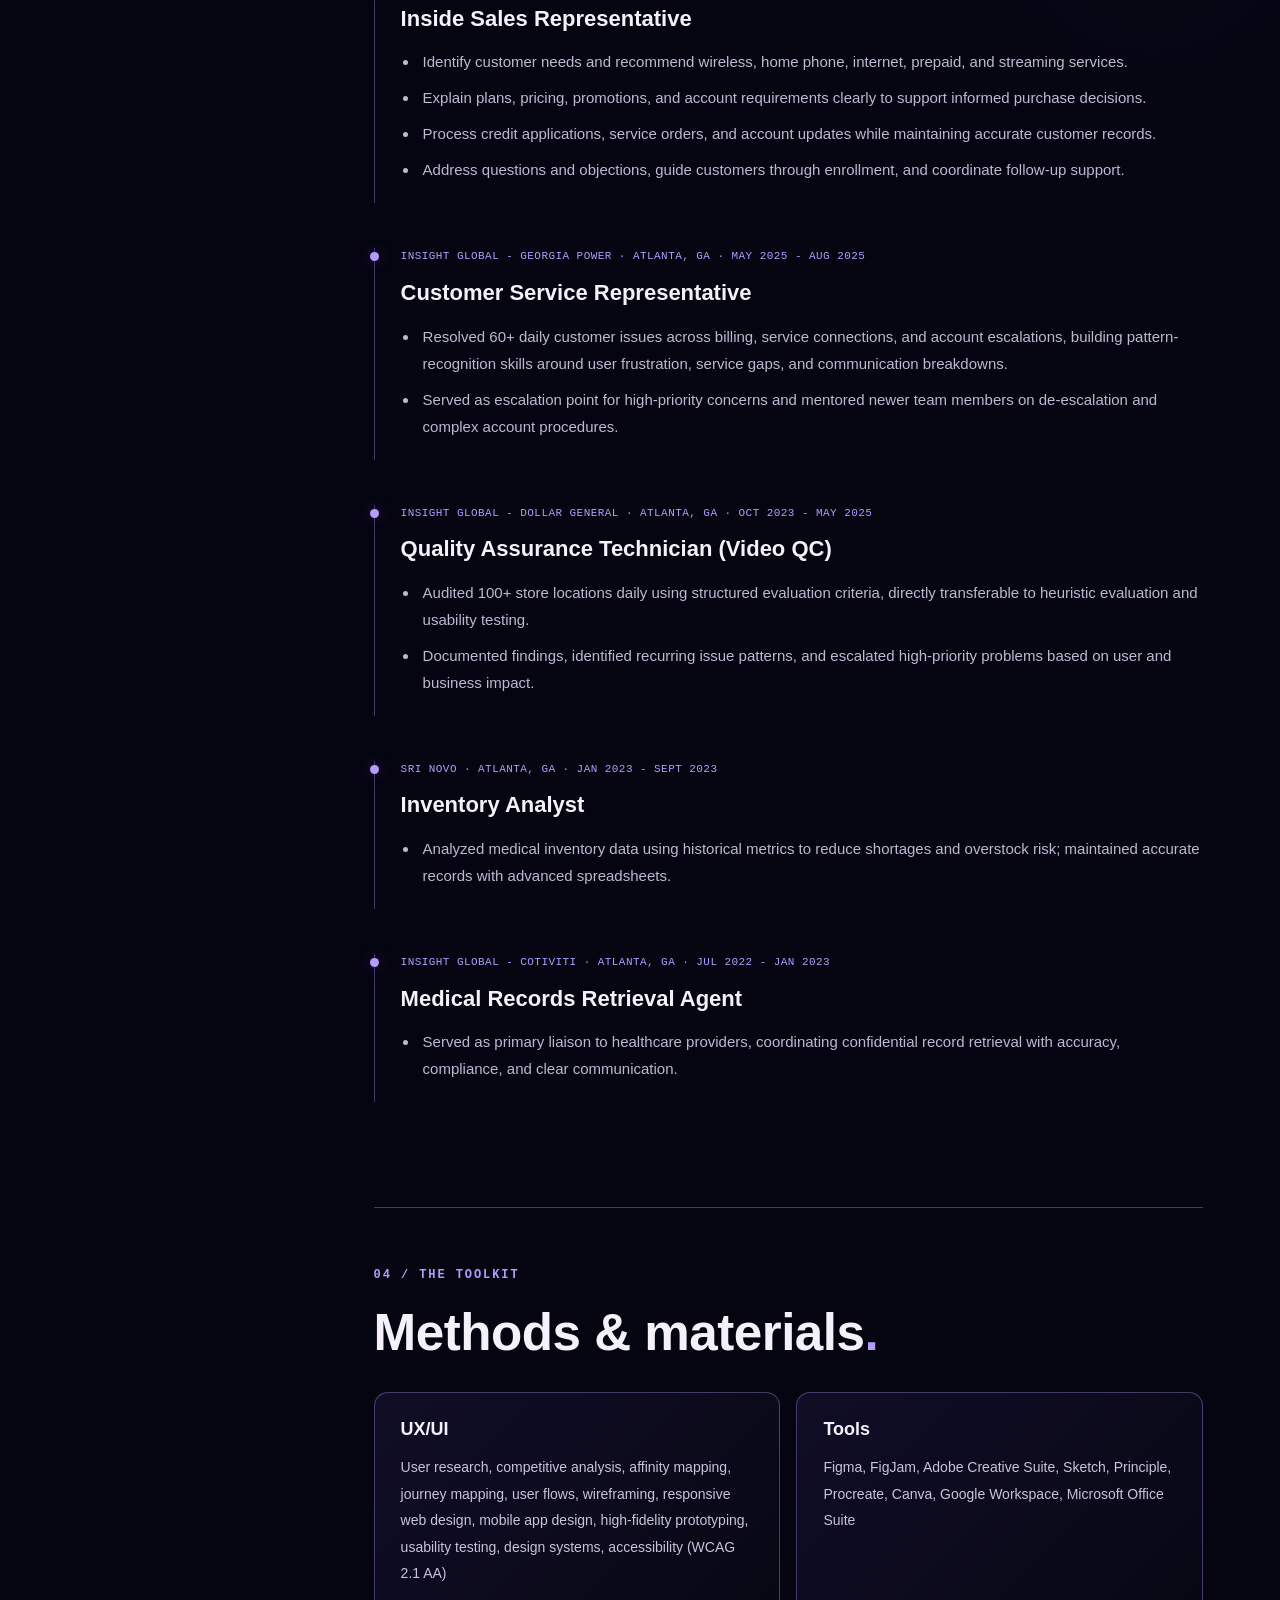
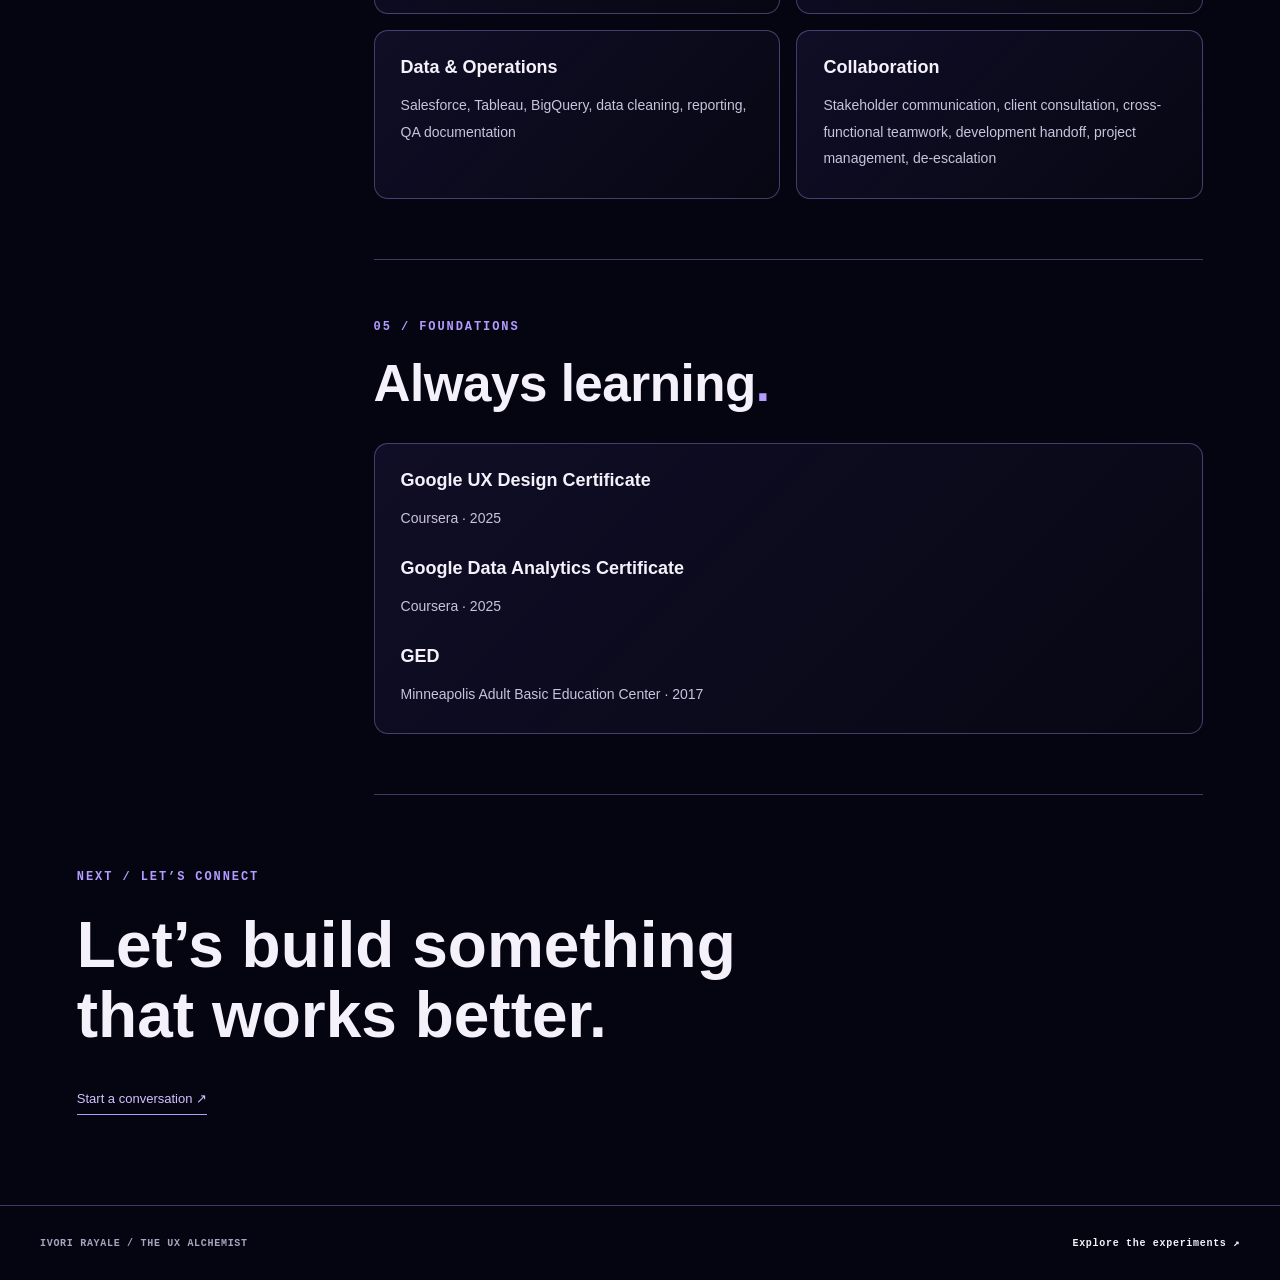
<file: resume.html>
<!doctype html><html lang="en"><head><meta charset="utf-8"><meta name="viewport" content="width=device-width,initial-scale=1"><meta name="theme-color" content="#050511"><meta name="description" content="Explore Ivori Rayale’s UX/UI design experience, selected projects, skills and education."><title>Digital Résumé — Ivori Rayale / UX Alchemist</title><link rel="stylesheet" href="styles.css"><link rel="stylesheet" href="resume.css"></head><body class="resume-page"><header class="resume-header"><a class="wordmark" href="index.html"><span class="wordmark-star">✦</span><span>IVORI<br>RAYALE</span></a><a class="back-link" href="index.html#resume">← Back to the lab</a></header><main class="resume-shell"><section class="resume-hero"><p class="section-kicker">THE DIGITAL LAB / EXPERIENCE ON RECORD</p><span class="file-label">PROFILE / 01</span><h1>Ivori Rayale<span>.</span></h1><p class="resume-title">UX/UI Designer <span>· The UX Alchemist</span></p><p class="resume-intro">I study the problem, connect the dots, and design better experiences.</p><div class="contact-row"><span>Dallas–Fort Worth, TX</span><a href="mailto:ivorithedesigner@gmail.com">ivorithedesigner@gmail.com ↗</a><a href="tel:+14707153941">470-715-3941</a><a href="https://www.linkedin.com/in/ivori-whittley-749842253/" target="_blank" rel="noopener noreferrer">LinkedIn ↗</a></div><div class="pdf-actions"><a class="connect-button" href="assets/Ivori-Rayale-Resume.pdf" target="_blank" rel="noopener noreferrer">View PDF <span aria-hidden="true">↗</span></a><a class="download-button" href="assets/Ivori-Rayale-Resume.pdf" download="Ivori-Rayale-Resume.pdf">Download résumé <span aria-hidden="true">↓</span></a></div></section><div class="resume-layout"><aside class="resume-sidebar"><nav aria-label="Résumé sections"><a href="#profile">01 / Profile</a><a href="#projects">02 / Selected projects</a><a href="#experience">03 / Experience</a><a href="#skills">04 / Skills & tools</a><a href="#education">05 / Education</a></nav><p class="sidebar-note">OBSERVE.<br>EXPERIMENT.<br>TRANSFORM.</p></aside><div class="resume-content"><section id="profile" class="resume-section"><p class="section-kicker">01 / THE APPROACH</p><h2>People first.<br>Purpose always<span>.</span></h2><p class="profile-copy">UX/UI Designer with a background in brand storytelling, interior design, customer experience, and data analysis. Portfolio includes a workplace lunch delivery mobile app, responsive e-commerce website, mobile grocery app, and brand identity system. Skilled in user research, information architecture, responsive design, wireframing, high-fidelity prototyping, usability testing, accessibility, and design systems.</p></section><section id="projects" class="resume-section"><p class="section-kicker">02 / SELECTED EXPERIMENTS</p><h2>Design in practice<span>.</span></h2><article class="record"><p class="record-meta">Apr 2026 - Jun 2026</p><h3>Vittlez - Workplace Lunch Delivery App</h3><p class="role">Lead UX/UI Designer &amp; Researcher | 9-week project</p><ul><li>Led end-to-end UX/UI design for a workplace lunch delivery concept built around curated restaurant lineups, order cutoffs, transparent flat-fee pricing, and drop-zone pickup.</li><li>Conducted survey-based research, competitive analysis, affinity mapping, personas, and journey mapping to identify pain points around delivery fees, timing, decision fatigue, and pickup coordination.</li><li>Designed 12 core mobile screens across onboarding, workplace verification, ordering, checkout, tracking, and pickup flows; prepared prototype documentation for future development handoff.</li></ul><a class="case-link" href="vittlez.html">Explore project <span aria-hidden="true">↗</span></a></article><article class="record"><p class="record-meta">Jul 2024 - Jul 2025</p><h3>Girl Gummy - Responsive E-commerce Website</h3><p class="role">Google UX Design Capstone | UX/UI Designer | 12-week project</p><ul><li>Designed a responsive women&#x27;s health gummy e-commerce experience focused on product education, personalization, visual trust, and simplified checkout.</li><li>Gathered informal user feedback, completed competitive analysis, and synthesized insights into personas, user stories, journey maps, affinity themes, and responsive design decisions.</li><li>Created high-fidelity desktop, tablet, and mobile prototypes for product discovery, personalized quiz flow, product pages, and shopping interactions; iterated hierarchy, CTAs, and product information based on feedback.</li></ul><a class="case-link" href="girl-gummy.html">Explore project <span aria-hidden="true">↗</span></a></article><article class="record"><p class="record-meta">Nov 2024 - Jan 2025</p><h3>Patrick&#x27;s Grocery - Mobile Grocery App</h3><p class="role">Google UX Design Capstone | UX/UI Designer | 12-week project</p><ul><li>Conducted user interviews, competitive analysis, and journey mapping to identify friction in grocery planning, in-store navigation, coupon discovery, and checkout.</li><li>Designed core mobile features including smart shopping lists, savings hub, store navigation, recipe integration, and express checkout.</li><li>Tested prototype with 7 participants, achieving a 94% task success rate across list creation, coupon discovery, navigation, and checkout flows.</li></ul><a class="case-link" href="patricks.html">Explore project <span aria-hidden="true">↗</span></a></article><article class="record"><p class="record-meta">Feb 2025 - Apr 2025</p><h3>Finesse Dayly - Brand Identity &amp; Creative Strategy</h3><p class="role">Brand Designer</p><ul><li>Created a cohesive brand identity system for a multi-platform content creator across social media, video, and streaming platforms.</li><li>Developed logo system, typography direction, color palette, social media templates, YouTube graphics, video assets, and usage guidelines.</li></ul><a class="case-link" href="finesse-dayly.html">Explore project <span aria-hidden="true">↗</span></a></article></section><section id="experience" class="resume-section"><p class="section-kicker">03 / PROFESSIONAL EXPERIENCE</p><h2>The experience<br>behind the work<span>.</span></h2><article class="record"><p class="record-meta">Verizon · Dallas, TX · Aug 2026 - Present</p><h3>Inside Sales Representative</h3><ul><li>Identify customer needs and recommend wireless, home phone, internet, prepaid, and streaming services.</li><li>Explain plans, pricing, promotions, and account requirements clearly to support informed purchase decisions.</li><li>Process credit applications, service orders, and account updates while maintaining accurate customer records.</li><li>Address questions and objections, guide customers through enrollment, and coordinate follow-up support.</li></ul></article><article class="record"><p class="record-meta">Insight Global - Georgia Power · Atlanta, GA · May 2025 - Aug 2025</p><h3>Customer Service Representative</h3><ul><li>Resolved 60+ daily customer issues across billing, service connections, and account escalations, building pattern-recognition skills around user frustration, service gaps, and communication breakdowns.</li><li>Served as escalation point for high-priority concerns and mentored newer team members on de-escalation and complex account procedures.</li></ul></article><article class="record"><p class="record-meta">Insight Global - Dollar General · Atlanta, GA · Oct 2023 - May 2025</p><h3>Quality Assurance Technician (Video QC)</h3><ul><li>Audited 100+ store locations daily using structured evaluation criteria, directly transferable to heuristic evaluation and usability testing.</li><li>Documented findings, identified recurring issue patterns, and escalated high-priority problems based on user and business impact.</li></ul></article><article class="record"><p class="record-meta">SRI Novo · Atlanta, GA · Jan 2023 - Sept 2023</p><h3>Inventory Analyst</h3><ul><li>Analyzed medical inventory data using historical metrics to reduce shortages and overstock risk; maintained accurate records with advanced spreadsheets.</li></ul></article><article class="record"><p class="record-meta">Insight Global - Cotiviti · Atlanta, GA · Jul 2022 - Jan 2023</p><h3>Medical Records Retrieval Agent</h3><ul><li>Served as primary liaison to healthcare providers, coordinating confidential record retrieval with accuracy, compliance, and clear communication.</li></ul></article></section><section id="skills" class="resume-section"><p class="section-kicker">04 / THE TOOLKIT</p><h2>Methods & materials<span>.</span></h2><div class="skills-grid"><div class="skill-group"><h3>UX/UI</h3><p>User research, competitive analysis, affinity mapping, journey mapping, user flows, wireframing, responsive web design, mobile app design, high-fidelity prototyping, usability testing, design systems, accessibility (WCAG 2.1 AA)</p></div><div class="skill-group"><h3>Tools</h3><p>Figma, FigJam, Adobe Creative Suite, Sketch, Principle, Procreate, Canva, Google Workspace, Microsoft Office Suite</p></div><div class="skill-group"><h3>Data &amp; Operations</h3><p>Salesforce, Tableau, BigQuery, data cleaning, reporting, QA documentation</p></div><div class="skill-group"><h3>Collaboration</h3><p>Stakeholder communication, client consultation, cross-functional teamwork, development handoff, project management, de-escalation</p></div></div></section><section id="education" class="resume-section"><p class="section-kicker">05 / FOUNDATIONS</p><h2>Always learning<span>.</span></h2><div class="education-card"><h3>Google UX Design Certificate</h3><p>Coursera · 2025</p><h3>Google Data Analytics Certificate</h3><p>Coursera · 2025</p><h3>GED</h3><p>Minneapolis Adult Basic Education Center · 2017</p></div></section></div></div><section class="resume-end"><p class="section-kicker">NEXT / LET’S CONNECT</p><h2>Let’s build something<br>that works better.</h2><a class="case-link" href="mailto:ivorithedesigner@gmail.com">Start a conversation ↗</a></section></main><footer><span>IVORI RAYALE / THE UX ALCHEMIST</span><a href="index.html#experiments">Explore the experiments ↗</a></footer></body></html>
</file>
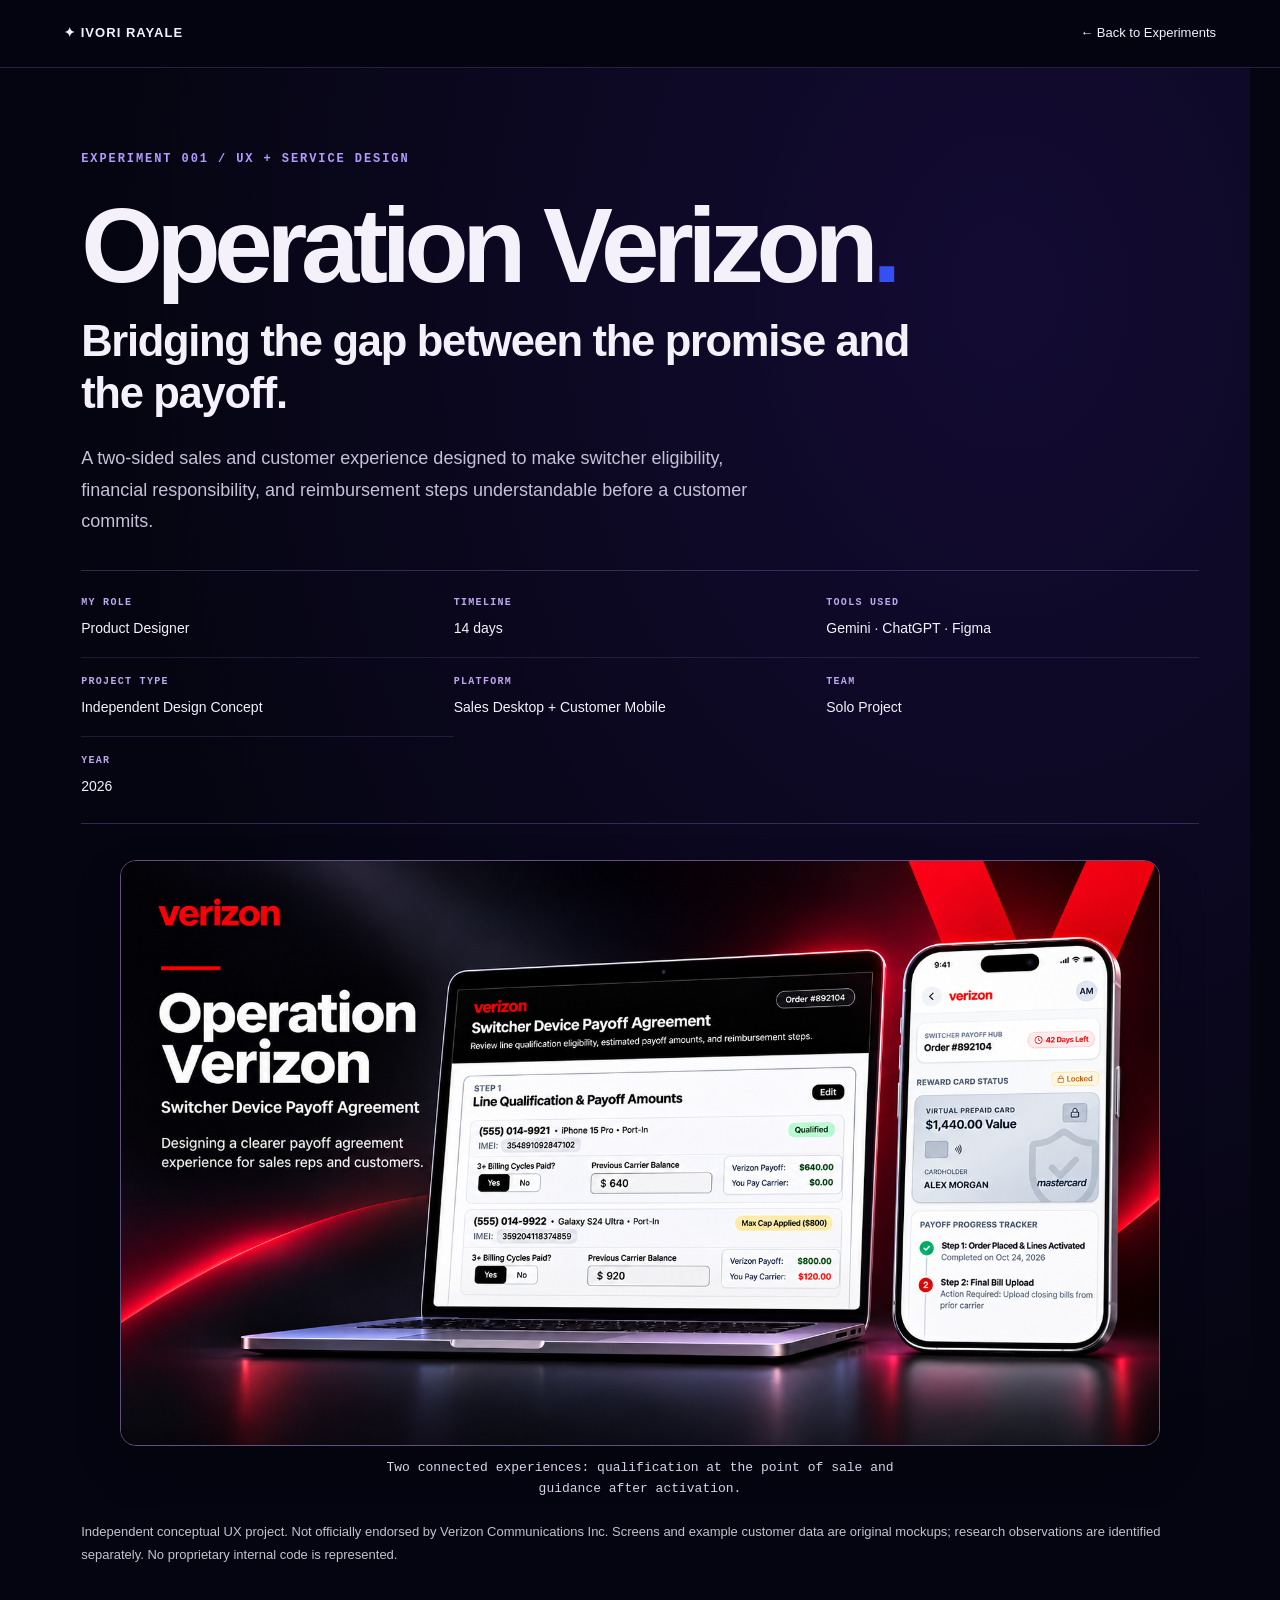
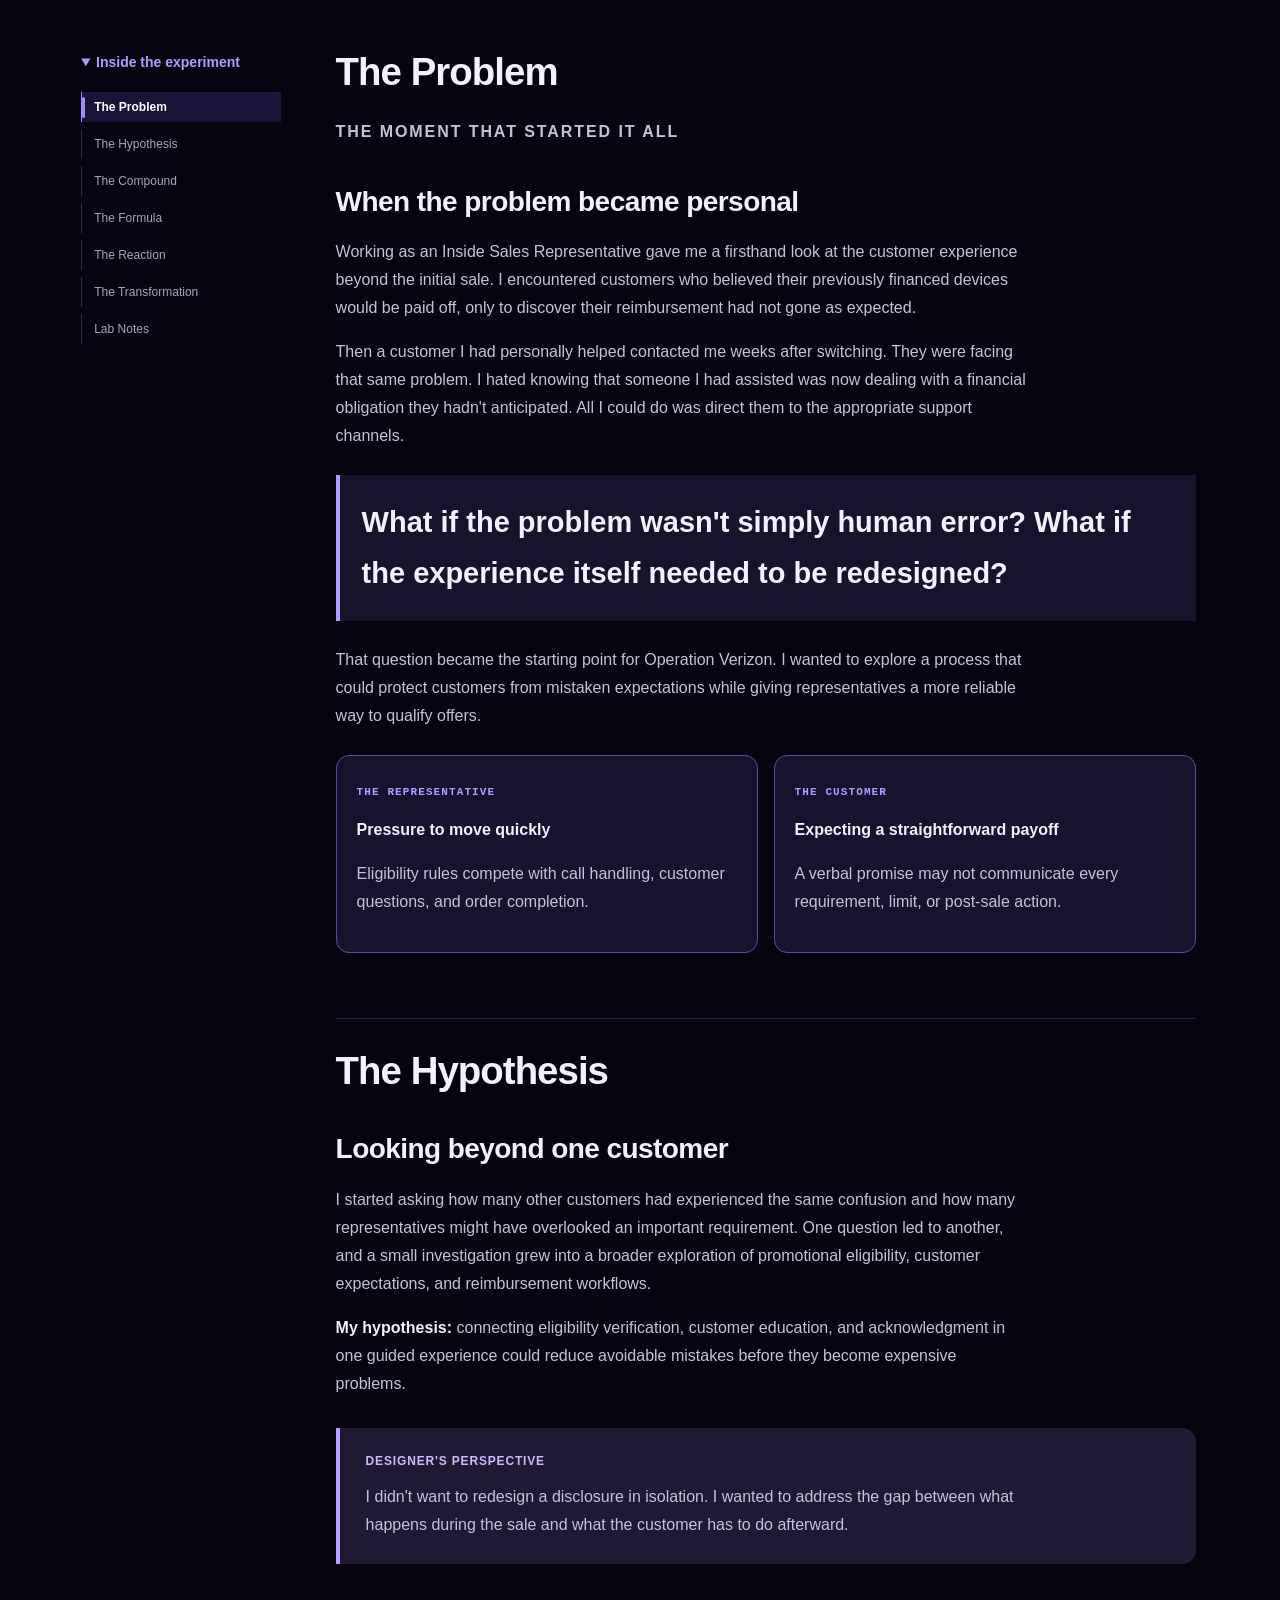
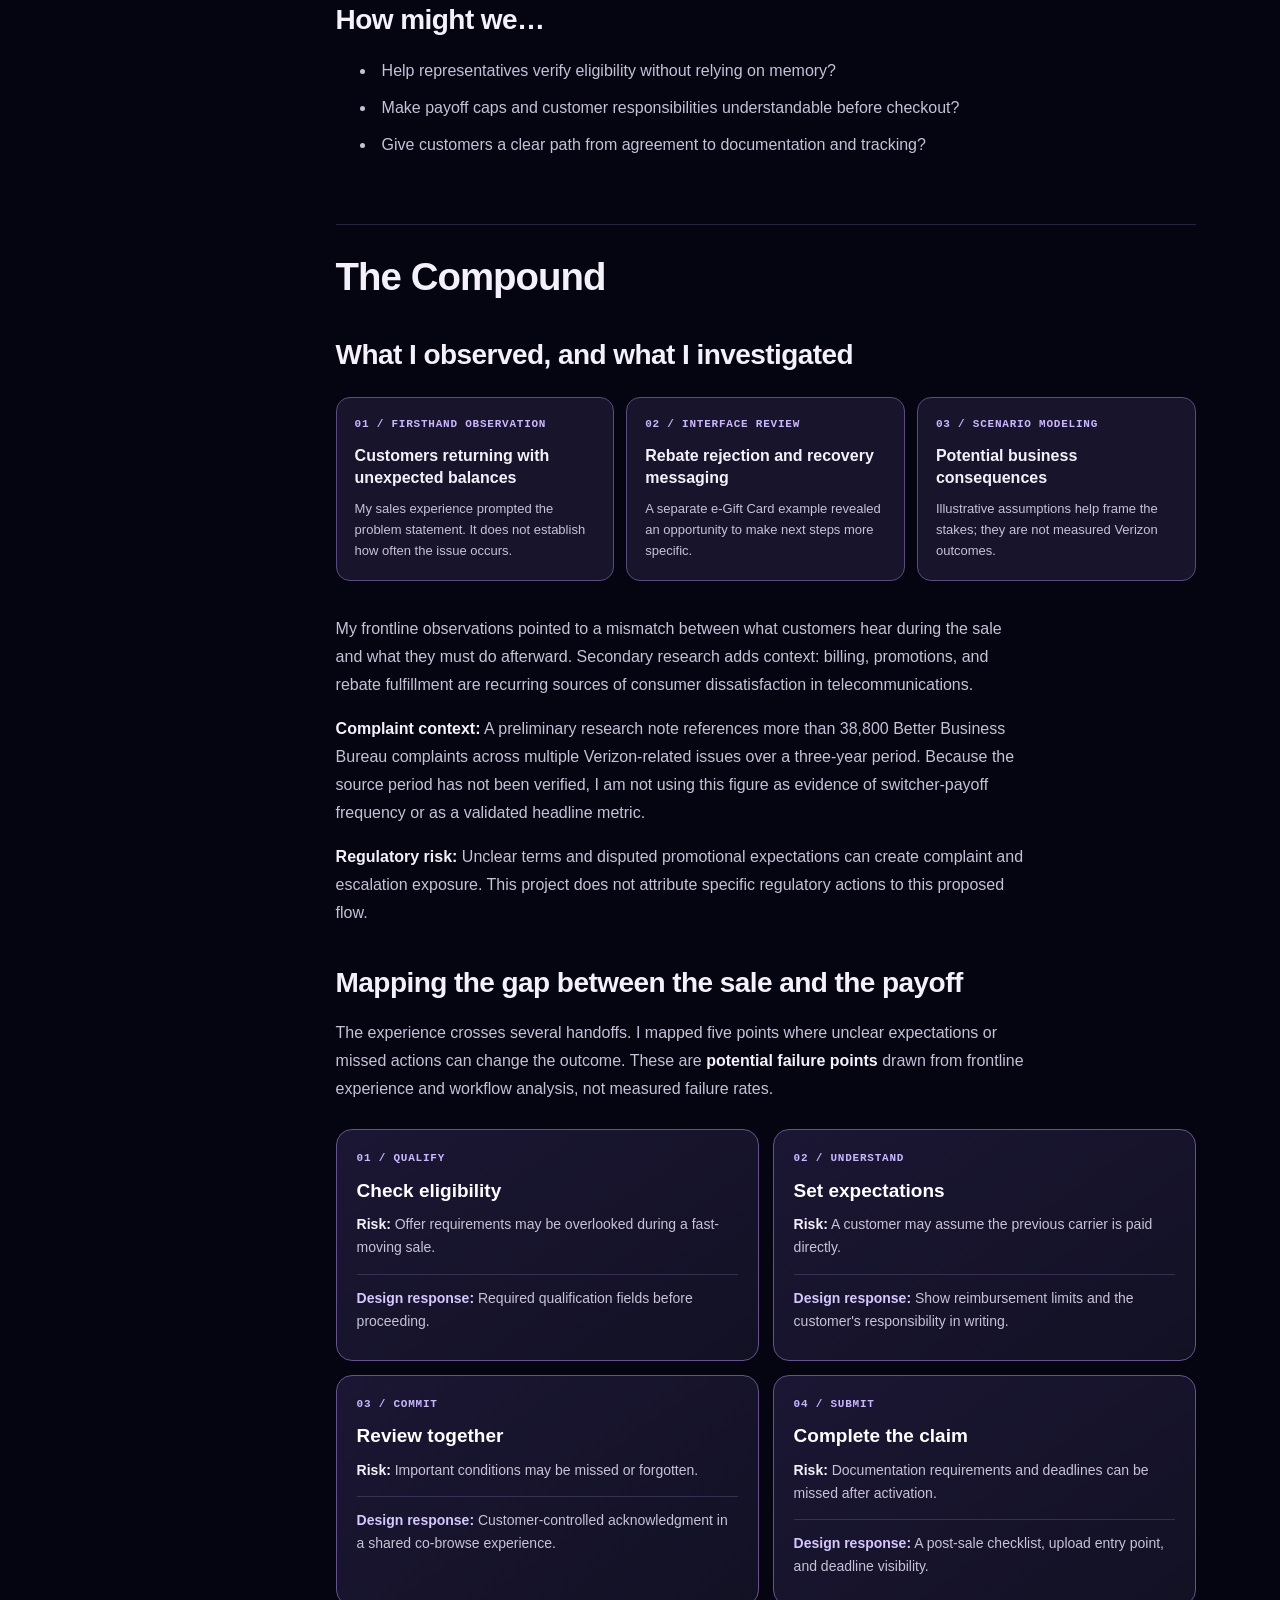
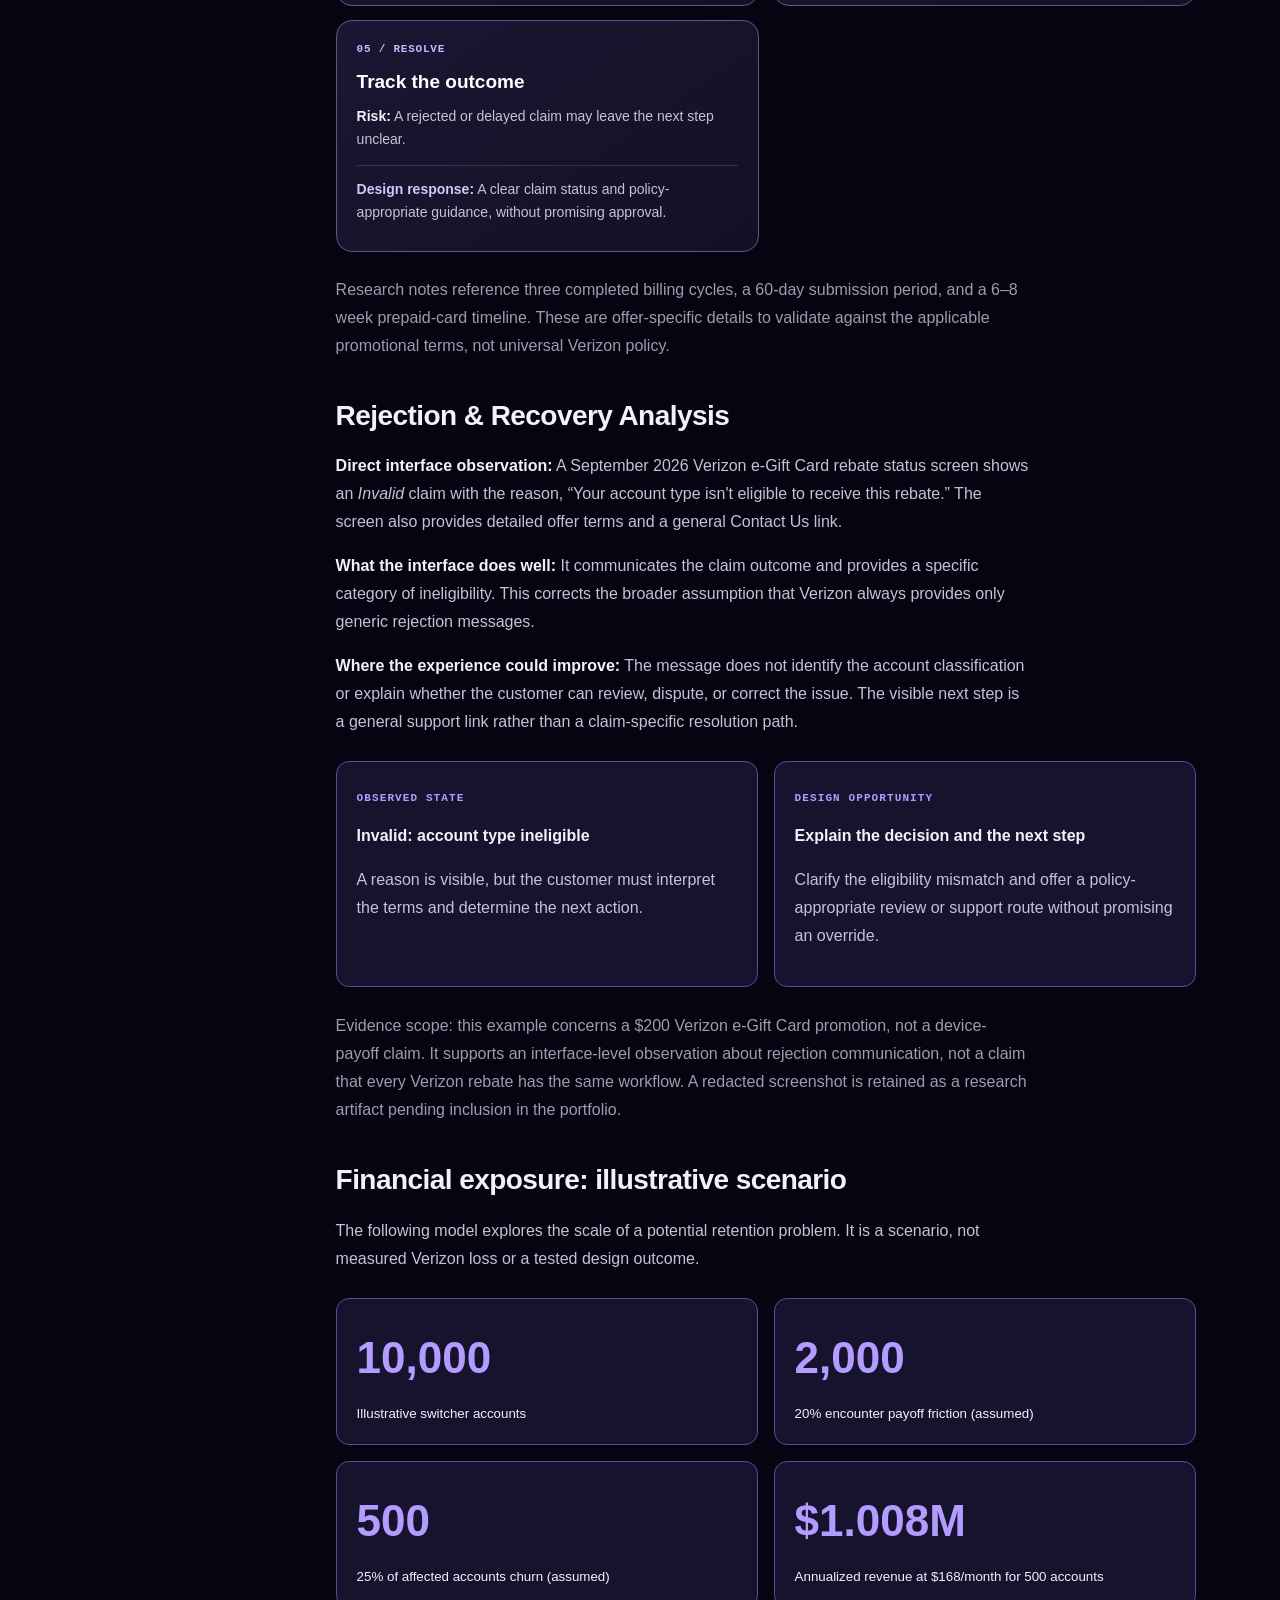
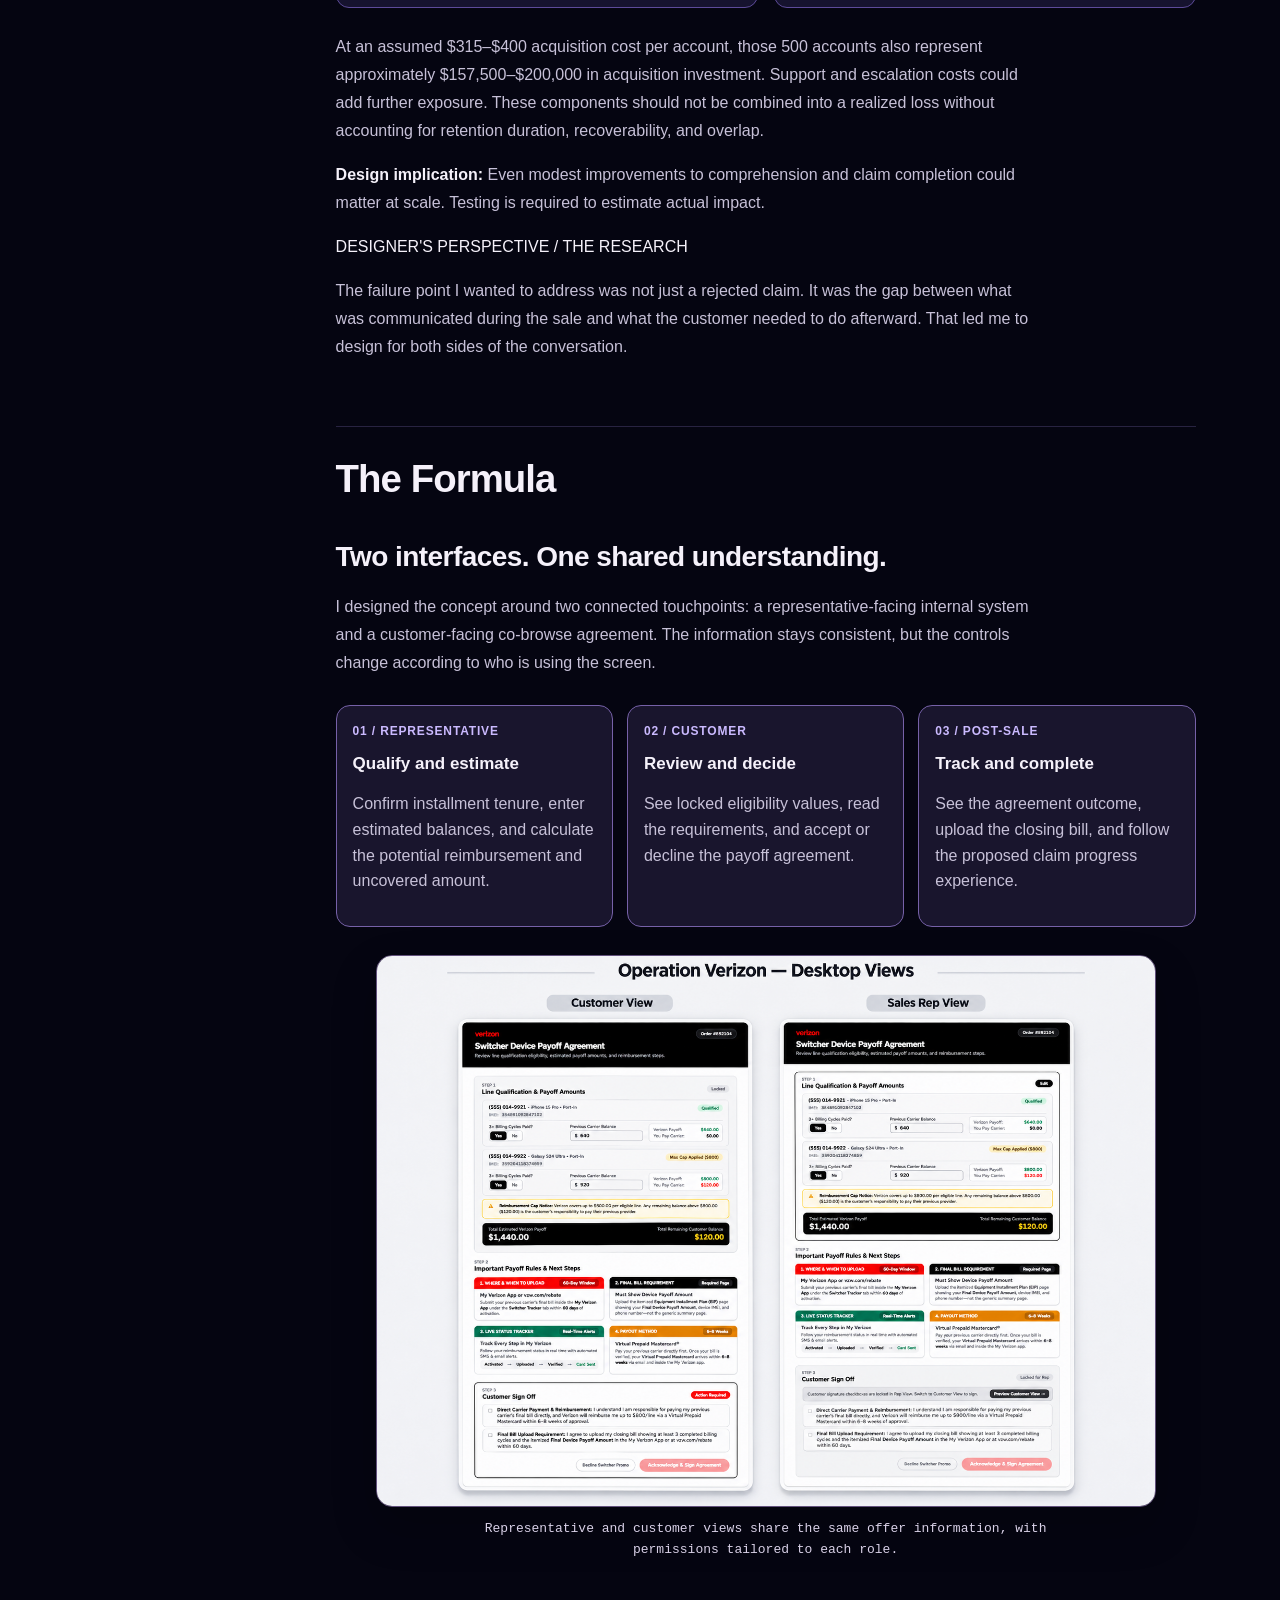
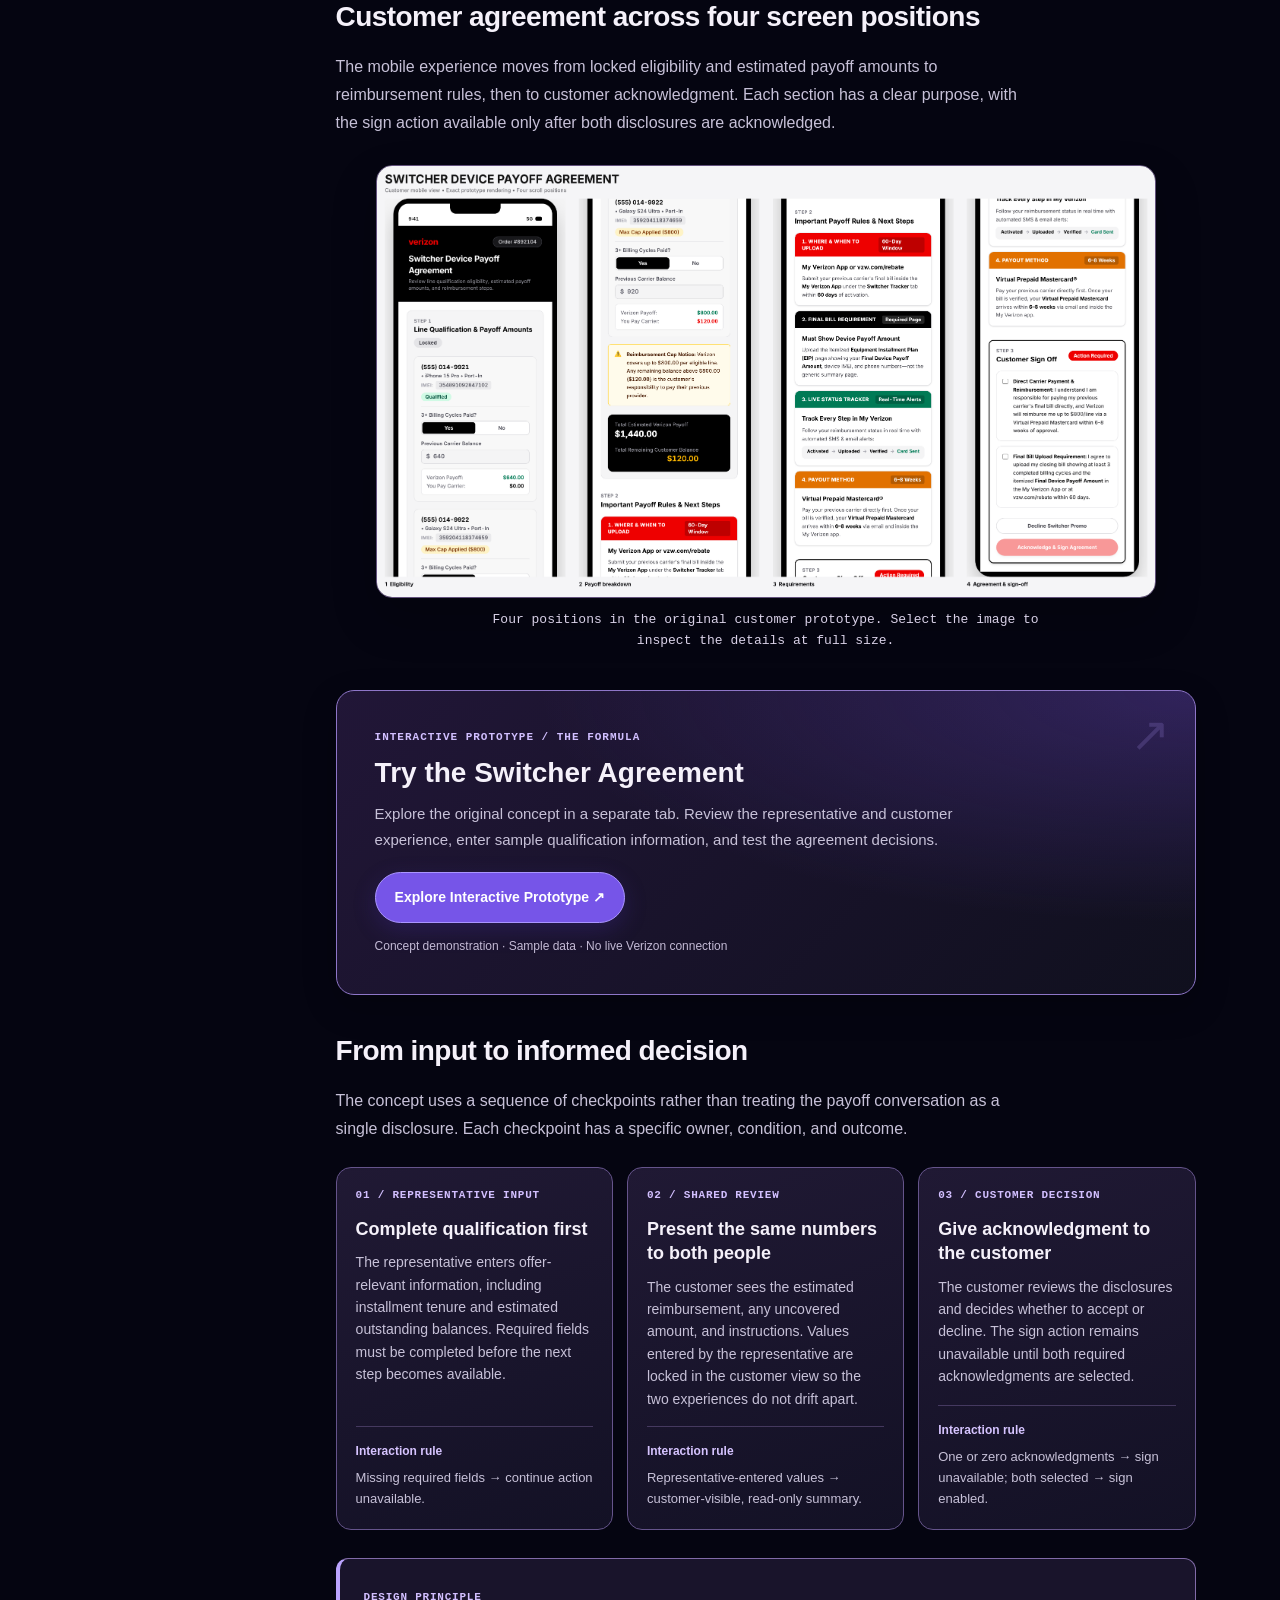
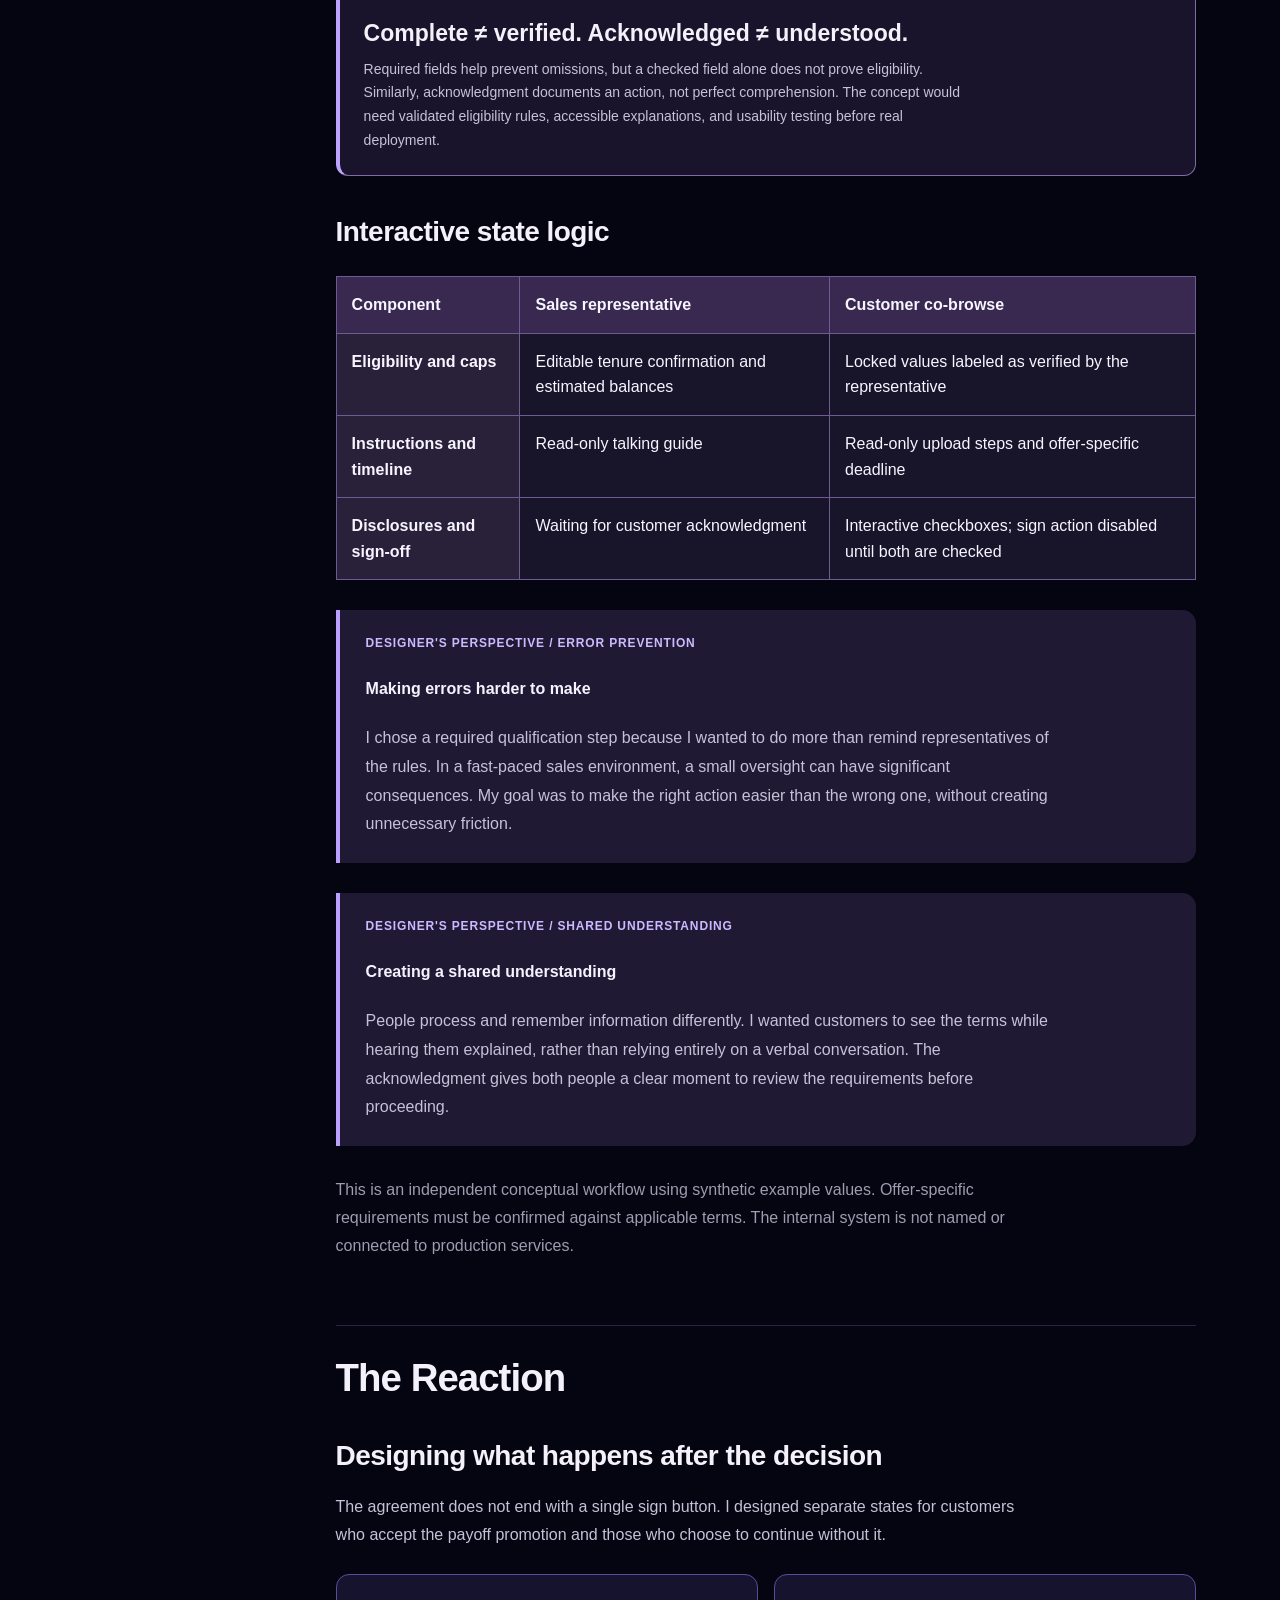
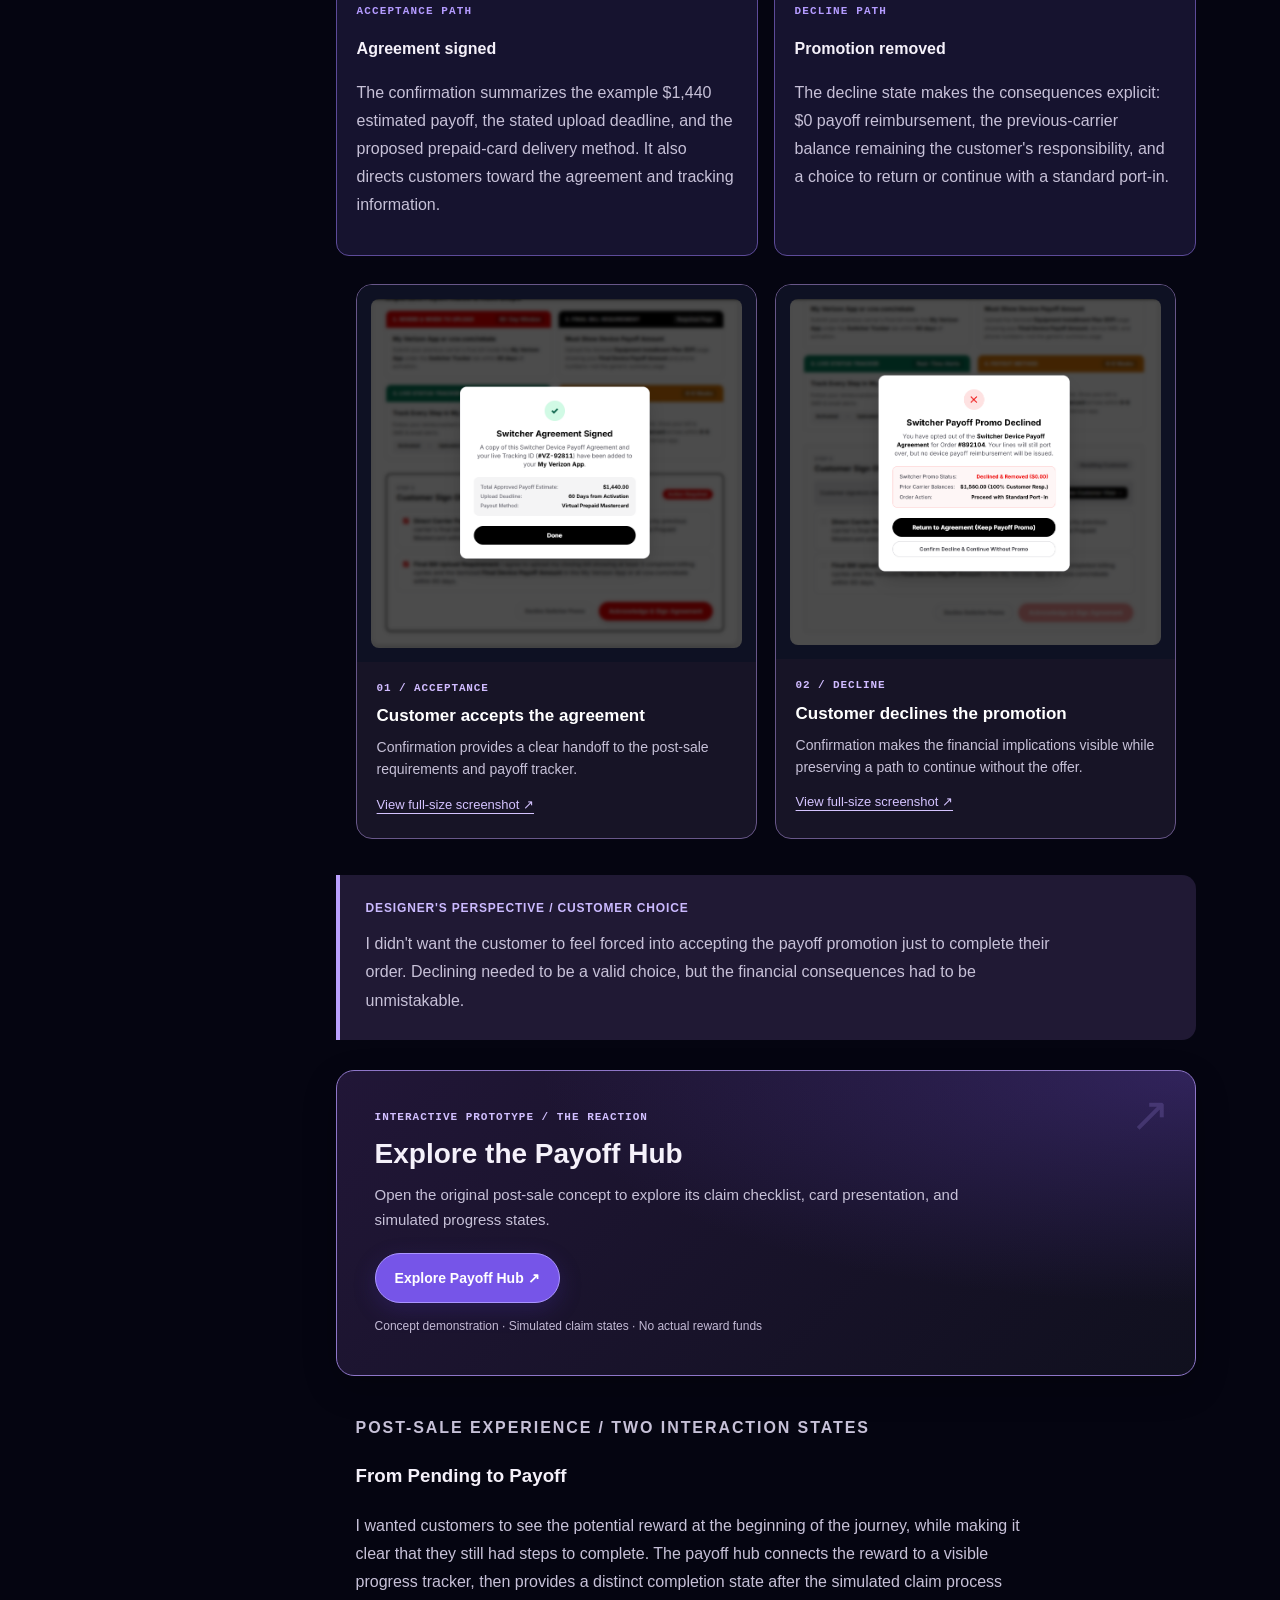
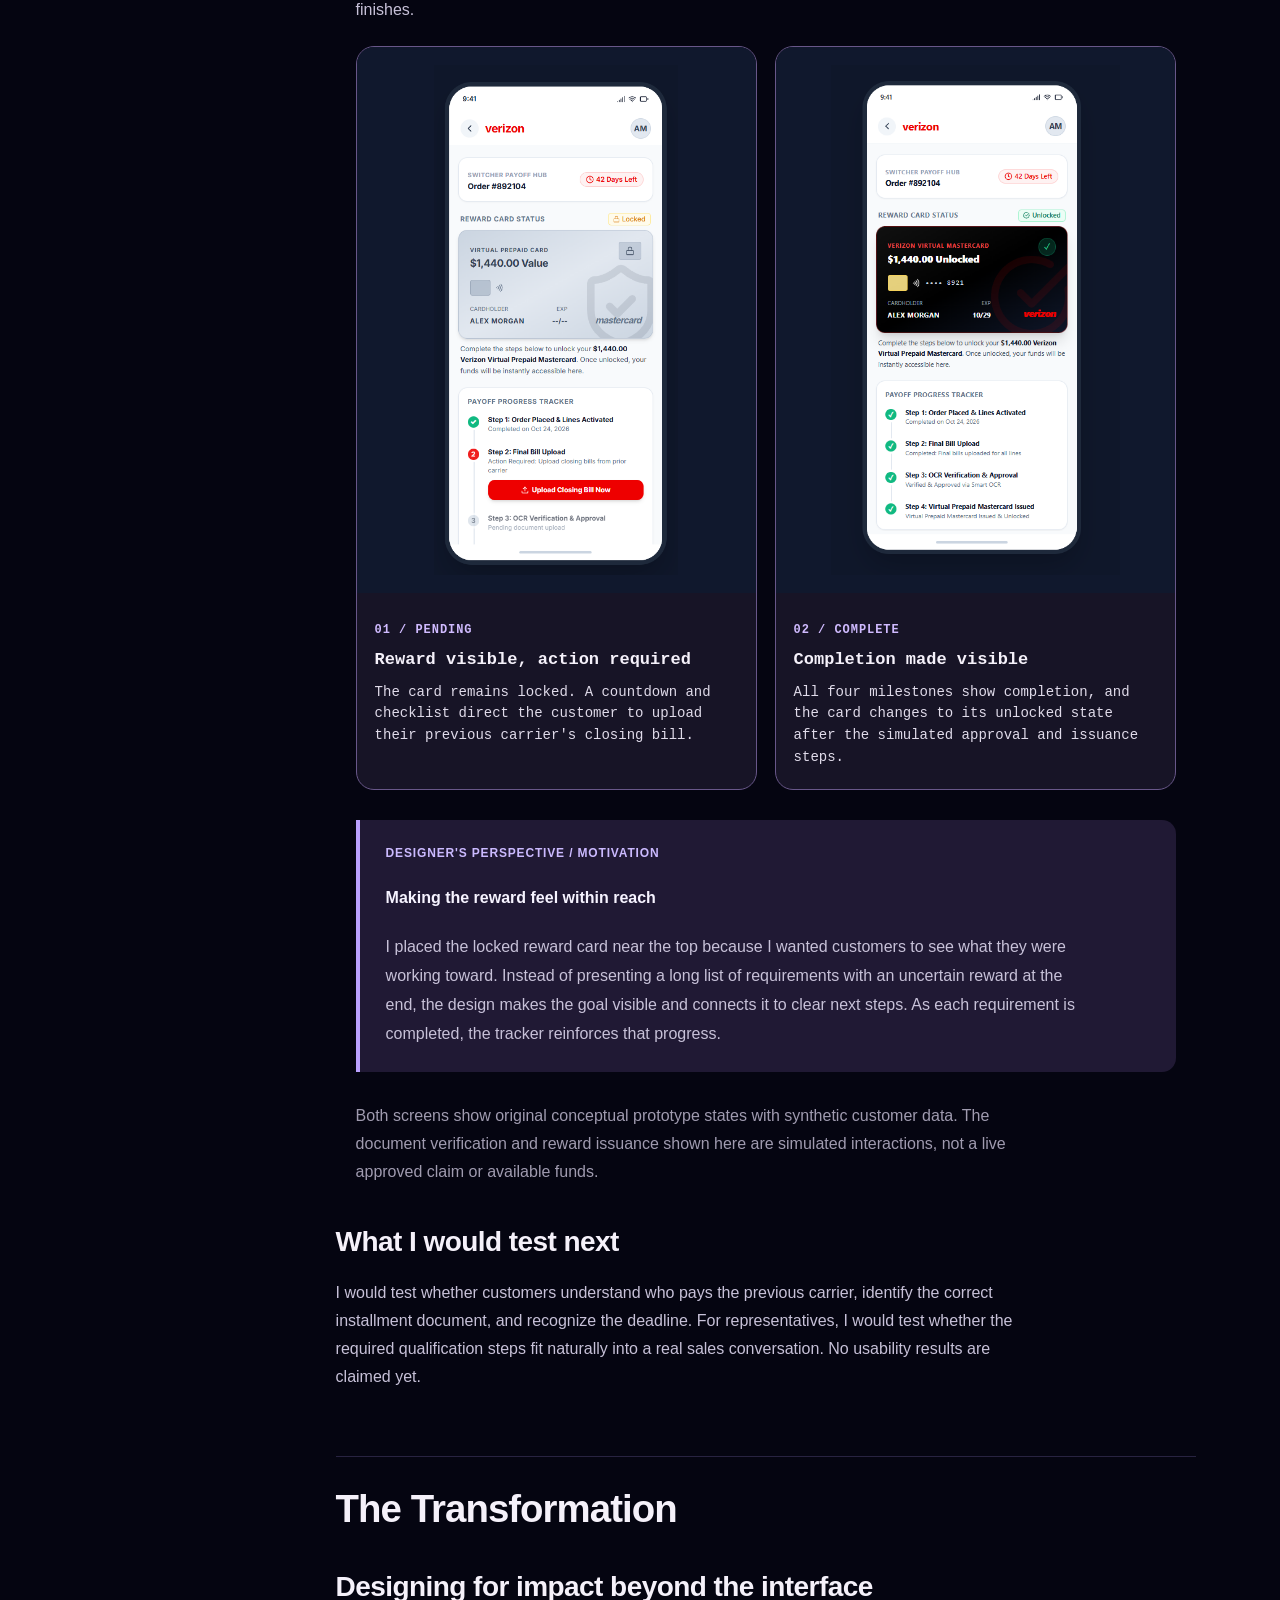
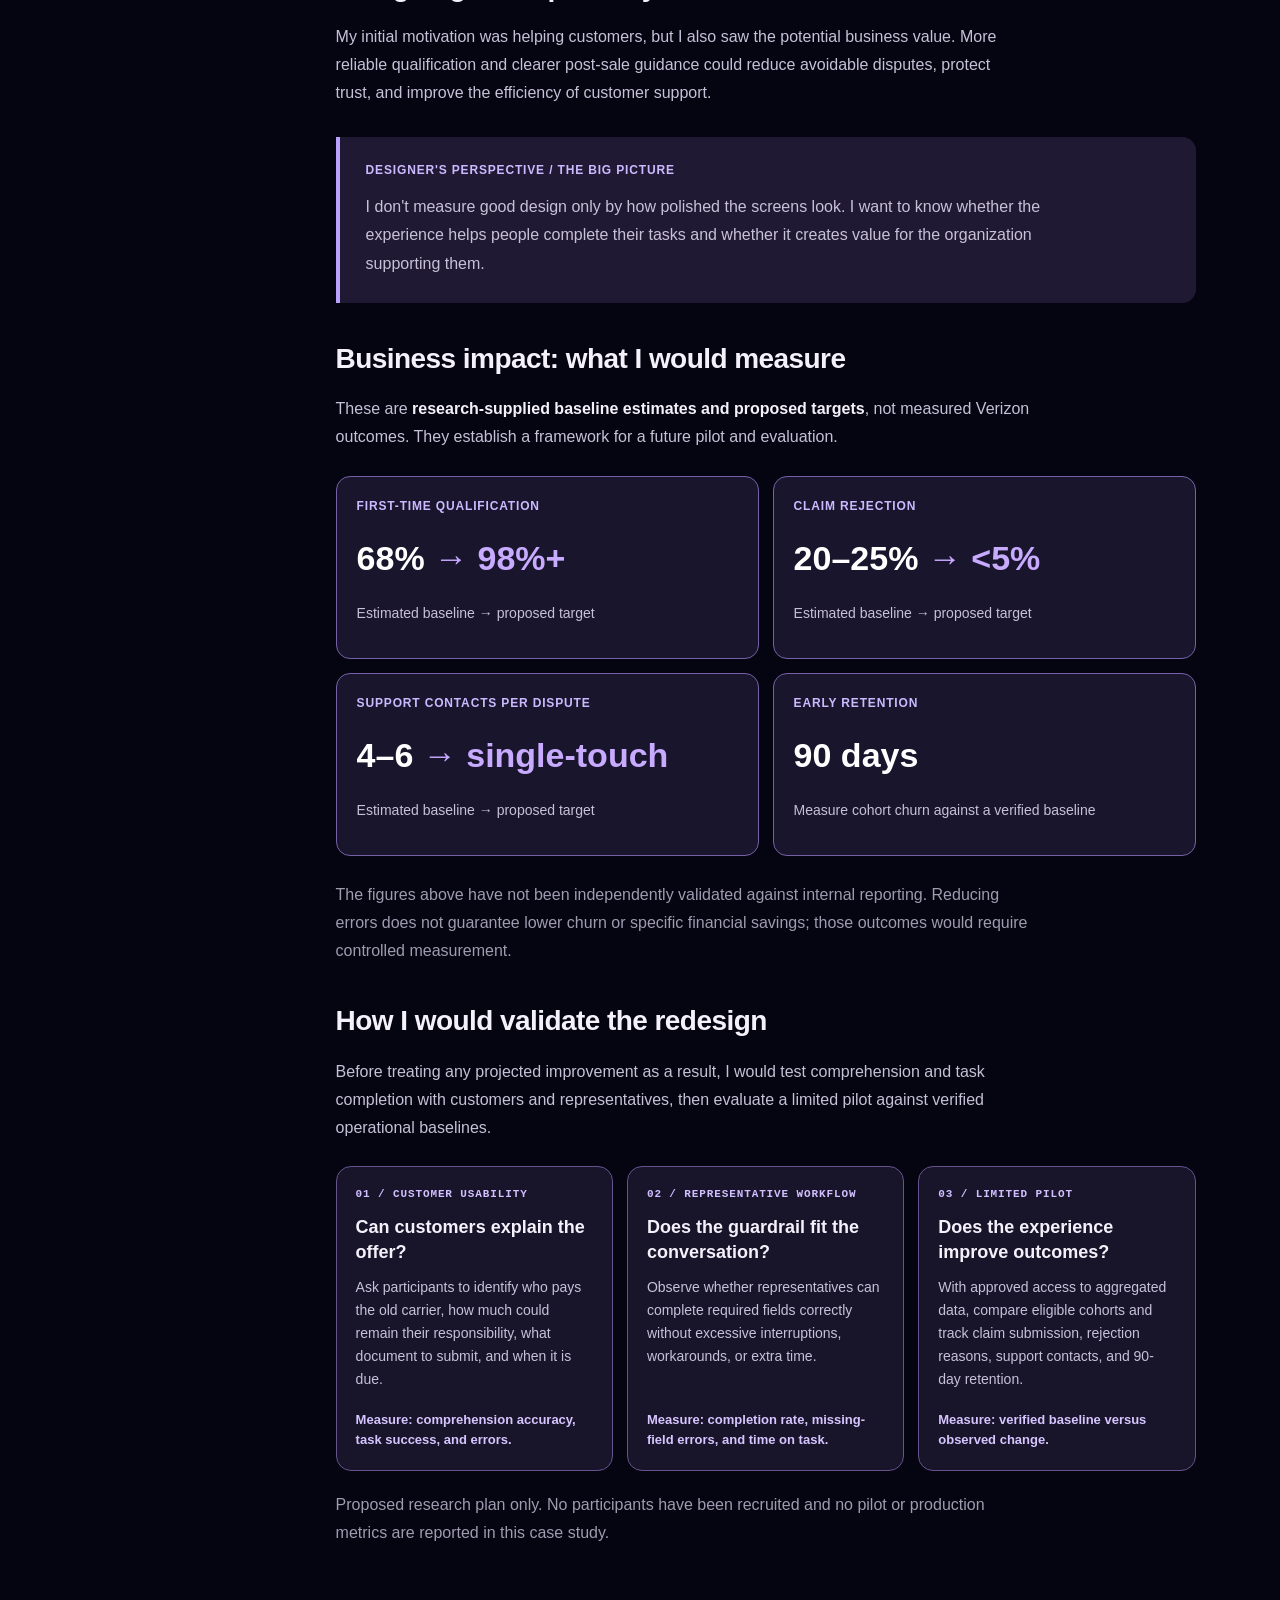
<file: verizon.html>
<!doctype html>
<html lang="en"><head><meta charset="utf-8"><meta name="viewport" content="width=device-width,initial-scale=1"><meta name="theme-color" content="#050511"><meta name="description" content="Operation Verizon: a UX and service design case study on clarifying switcher device payoff expectations."><title>Operation Verizon — UX Alchemist / Ivori Rayale</title><link rel="stylesheet" href="case-study.css"><link rel="stylesheet" href="verizon.css"></head>
<body><header class="case-header"><a class="brand" href="index.html">✦ IVORI RAYALE</a><a href="index.html#experiments">← Back to Experiments</a></header><main>
<section class="case-hero"><p class="eyebrow">EXPERIMENT 001 / UX + SERVICE DESIGN</p><h1>Operation Verizon<span>.</span></h1><p class="lead">Bridging the gap between the promise and the payoff.</p><p class="intro">A two-sided sales and customer experience designed to make switcher eligibility, financial responsibility, and reimbursement steps understandable before a customer commits.</p><dl class="project-snapshot" aria-label="Project snapshot"><div><dt>MY ROLE</dt><dd>Product Designer</dd></div><div><dt>TIMELINE</dt><dd>14 days</dd></div><div><dt>TOOLS USED</dt><dd>Gemini · ChatGPT · Figma</dd></div><div><dt>PROJECT TYPE</dt><dd>Independent Design Concept</dd></div><div><dt>PLATFORM</dt><dd>Sales Desktop + Customer Mobile</dd></div><div><dt>TEAM</dt><dd>Solo Project</dd></div><div><dt>YEAR</dt><dd>2026</dd></div></dl>
<figure class="verizon-feature-figure"><img src="images/operation-verizon-cover.png" alt="Operation Verizon case study cover featuring a representative desktop payoff qualification screen and a customer mobile payoff tracker side by side." width="1672" height="941" fetchpriority="high"><figcaption>Two connected experiences: qualification at the point of sale and guidance after activation.</figcaption></figure><p class="disclaimer">Independent conceptual UX project. Not officially endorsed by Verizon Communications Inc. Screens and example customer data are original mockups; research observations are identified separately. No proprietary internal code is represented.</p></section>
<div class="case-layout"><aside><details open><summary>Inside the experiment</summary><nav aria-label="Case study sections"><a href="#the-problem">The Problem</a><a href="#the-hypothesis">The Hypothesis</a><a href="#the-compound">The Compound</a><a href="#the-formula">The Formula</a><a href="#the-reaction">The Reaction</a><a href="#the-transformation">The Transformation</a><a href="#lab-notes">Lab Notes</a></nav></details></aside><article class="case-content">
<h2 id="the-problem">The Problem</h2><p class="verizon-kicker">THE MOMENT THAT STARTED IT ALL</p><h3>When the problem became personal</h3><p>Working as an Inside Sales Representative gave me a firsthand look at the customer experience beyond the initial sale. I encountered customers who believed their previously financed devices would be paid off, only to discover their reimbursement had not gone as expected.</p><p>Then a customer I had personally helped contacted me weeks after switching. They were facing that same problem. I hated knowing that someone I had assisted was now dealing with a financial obligation they hadn't anticipated. All I could do was direct them to the appropriate support channels.</p><blockquote>What if the problem wasn't simply human error? What if the experience itself needed to be redesigned?</blockquote><p>That question became the starting point for Operation Verizon. I wanted to explore a process that could protect customers from mistaken expectations while giving representatives a more reliable way to qualify offers.</p><div class="verizon-pair"><div><span>THE REPRESENTATIVE</span><h4>Pressure to move quickly</h4><p>Eligibility rules compete with call handling, customer questions, and order completion.</p></div><div><span>THE CUSTOMER</span><h4>Expecting a straightforward payoff</h4><p>A verbal promise may not communicate every requirement, limit, or post-sale action.</p></div></div><h2 id="the-hypothesis">The Hypothesis</h2><h3>Looking beyond one customer</h3><p>I started asking how many other customers had experienced the same confusion and how many representatives might have overlooked an important requirement. One question led to another, and a small investigation grew into a broader exploration of promotional eligibility, customer expectations, and reimbursement workflows.</p><p><strong>My hypothesis:</strong> connecting eligibility verification, customer education, and acknowledgment in one guided experience could reduce avoidable mistakes before they become expensive problems.</p><div class="verizon-perspective"><span>DESIGNER'S PERSPECTIVE</span><p>I didn't want to redesign a disclosure in isolation. I wanted to address the gap between what happens during the sale and what the customer has to do afterward.</p></div><h3>How might we…</h3><ul><li>Help representatives verify eligibility without relying on memory?</li><li>Make payoff caps and customer responsibilities understandable before checkout?</li><li>Give customers a clear path from agreement to documentation and tracking?</li></ul><h2 id="the-compound">The Compound</h2><h3>What I observed, and what I investigated</h3><div class="verizon-evidence"><div><span>01 / FIRSTHAND OBSERVATION</span><strong>Customers returning with unexpected balances</strong><p>My sales experience prompted the problem statement. It does not establish how often the issue occurs.</p></div><div><span>02 / INTERFACE REVIEW</span><strong>Rebate rejection and recovery messaging</strong><p>A separate e-Gift Card example revealed an opportunity to make next steps more specific.</p></div><div><span>03 / SCENARIO MODELING</span><strong>Potential business consequences</strong><p>Illustrative assumptions help frame the stakes; they are not measured Verizon outcomes.</p></div></div><p>My frontline observations pointed to a mismatch between what customers hear during the sale and what they must do afterward. Secondary research adds context: billing, promotions, and rebate fulfillment are recurring sources of consumer dissatisfaction in telecommunications.</p><p><strong>Complaint context:</strong> A preliminary research note references more than 38,800 Better Business Bureau complaints across multiple Verizon-related issues over a three-year period. Because the source period has not been verified, I am not using this figure as evidence of switcher-payoff frequency or as a validated headline metric.</p><p><strong>Regulatory risk:</strong> Unclear terms and disputed promotional expectations can create complaint and escalation exposure. This project does not attribute specific regulatory actions to this proposed flow.</p><h3>Mapping the gap between the sale and the payoff</h3><p>The experience crosses several handoffs. I mapped five points where unclear expectations or missed actions can change the outcome. These are <strong>potential failure points</strong> drawn from frontline experience and workflow analysis, not measured failure rates.</p><div class="verizon-journey" role="list" aria-label="Switcher payoff customer journey and design opportunities"><div class="journey-step" role="listitem"><span class="journey-number">01 / QUALIFY</span><h4>Check eligibility</h4><p><strong>Risk:</strong> Offer requirements may be overlooked during a fast-moving sale.</p><p class="journey-response"><strong>Design response:</strong> Required qualification fields before proceeding.</p></div><div class="journey-step" role="listitem"><span class="journey-number">02 / UNDERSTAND</span><h4>Set expectations</h4><p><strong>Risk:</strong> A customer may assume the previous carrier is paid directly.</p><p class="journey-response"><strong>Design response:</strong> Show reimbursement limits and the customer's responsibility in writing.</p></div><div class="journey-step" role="listitem"><span class="journey-number">03 / COMMIT</span><h4>Review together</h4><p><strong>Risk:</strong> Important conditions may be missed or forgotten.</p><p class="journey-response"><strong>Design response:</strong> Customer-controlled acknowledgment in a shared co-browse experience.</p></div><div class="journey-step" role="listitem"><span class="journey-number">04 / SUBMIT</span><h4>Complete the claim</h4><p><strong>Risk:</strong> Documentation requirements and deadlines can be missed after activation.</p><p class="journey-response"><strong>Design response:</strong> A post-sale checklist, upload entry point, and deadline visibility.</p></div><div class="journey-step" role="listitem"><span class="journey-number">05 / RESOLVE</span><h4>Track the outcome</h4><p><strong>Risk:</strong> A rejected or delayed claim may leave the next step unclear.</p><p class="journey-response"><strong>Design response:</strong> A clear claim status and policy-appropriate guidance, without promising approval.</p></div></div><p class="research-note">Research notes reference three completed billing cycles, a 60-day submission period, and a 6–8 week prepaid-card timeline. These are offer-specific details to validate against the applicable promotional terms, not universal Verizon policy.</p>
<h3>Rejection &amp; Recovery Analysis</h3><p><strong>Direct interface observation:</strong> A September 2026 Verizon e-Gift Card rebate status screen shows an <em>Invalid</em> claim with the reason, “Your account type isn't eligible to receive this rebate.” The screen also provides detailed offer terms and a general Contact Us link.</p><p><strong>What the interface does well:</strong> It communicates the claim outcome and provides a specific category of ineligibility. This corrects the broader assumption that Verizon always provides only generic rejection messages.</p><p><strong>Where the experience could improve:</strong> The message does not identify the account classification or explain whether the customer can review, dispute, or correct the issue. The visible next step is a general support link rather than a claim-specific resolution path.</p><div class="verizon-pair"><div><span>OBSERVED STATE</span><h4>Invalid: account type ineligible</h4><p>A reason is visible, but the customer must interpret the terms and determine the next action.</p></div><div><span>DESIGN OPPORTUNITY</span><h4>Explain the decision and the next step</h4><p>Clarify the eligibility mismatch and offer a policy-appropriate review or support route without promising an override.</p></div></div><p class="research-note">Evidence scope: this example concerns a $200 Verizon e-Gift Card promotion, not a device-payoff claim. It supports an interface-level observation about rejection communication, not a claim that every Verizon rebate has the same workflow. A redacted screenshot is retained as a research artifact pending inclusion in the portfolio.</p><h3>Financial exposure: illustrative scenario</h3><p>The following model explores the scale of a potential retention problem. It is a scenario, not measured Verizon loss or a tested design outcome.</p><div class="metric-grid"><div><span>10,000</span><small>Illustrative switcher accounts</small></div><div><span>2,000</span><small>20% encounter payoff friction (assumed)</small></div><div><span>500</span><small>25% of affected accounts churn (assumed)</small></div><div><span>$1.008M</span><small>Annualized revenue at $168/month for 500 accounts</small></div></div><p>At an assumed $315–$400 acquisition cost per account, those 500 accounts also represent approximately $157,500–$200,000 in acquisition investment. Support and escalation costs could add further exposure. These components should not be combined into a realized loss without accounting for retention duration, recoverability, and overlap.</p><p><strong>Design implication:</strong> Even modest improvements to comprehension and claim completion could matter at scale. Testing is required to estimate actual impact.</p>
<div class="designer-perspective"><span>DESIGNER'S PERSPECTIVE / THE RESEARCH</span><p>The failure point I wanted to address was not just a rejected claim. It was the gap between what was communicated during the sale and what the customer needed to do afterward. That led me to design for both sides of the conversation.</p></div><h2 id="the-formula">The Formula</h2><h3>Two interfaces. One shared understanding.</h3><p>I designed the concept around two connected touchpoints: a representative-facing internal system and a customer-facing co-browse agreement. The information stays consistent, but the controls change according to who is using the screen.</p><div class="verizon-flow" aria-label="Screen design framework"><div><small>01 / REPRESENTATIVE</small><strong>Qualify and estimate</strong><p>Confirm installment tenure, enter estimated balances, and calculate the potential reimbursement and uncovered amount.</p></div><div><small>02 / CUSTOMER</small><strong>Review and decide</strong><p>See locked eligibility values, read the requirements, and accept or decline the payoff agreement.</p></div><div><small>03 / POST-SALE</small><strong>Track and complete</strong><p>See the agreement outcome, upload the closing bill, and follow the proposed claim progress experience.</p></div></div><figure class="verizon-feature-figure verizon-design-figure"><a href="images/operation-verizon-desktop-views.png" target="_blank" rel="noopener noreferrer" aria-label="Open full-size desktop comparison of representative and customer views"><img src="images/operation-verizon-desktop-views.png" alt="Side-by-side comparison of customer and sales representative desktop views. The customer sees locked eligibility information and interactive sign-off; the representative can edit qualification details while customer sign-off is unavailable." width="1491" height="1055" loading="lazy"></a><figcaption>Representative and customer views share the same offer information, with permissions tailored to each role.</figcaption></figure><h3>Customer agreement across four screen positions</h3><p>The mobile experience moves from locked eligibility and estimated payoff amounts to reimbursement rules, then to customer acknowledgment. Each section has a clear purpose, with the sign action available only after both disclosures are acknowledged.</p><figure class="verizon-feature-figure verizon-design-figure"><a href="images/operation-verizon-customer-four-screens.png" target="_blank" rel="noopener noreferrer" aria-label="Open full-size four-screen customer mobile presentation"><img src="images/operation-verizon-customer-four-screens.png" alt="Four positions in the customer mobile agreement: eligibility, payoff breakdown, instructions and reimbursement requirements, and agreement sign-off." width="2047" height="1133" loading="lazy"></a><figcaption>Four positions in the original customer prototype. Select the image to inspect the details at full size.</figcaption></figure><div class="verizon-prototype-launch"><span>INTERACTIVE PROTOTYPE / THE FORMULA</span><h3>Try the Switcher Agreement</h3><p>Explore the original concept in a separate tab. Review the representative and customer experience, enter sample qualification information, and test the agreement decisions.</p><a href="verizon-switcher-agreement-prototype.html" target="_blank" rel="noopener noreferrer">Explore Interactive Prototype ↗</a><small>Concept demonstration · Sample data · No live Verizon connection</small></div><h3>From input to informed decision</h3><p>The concept uses a sequence of checkpoints rather than treating the payoff conversation as a single disclosure. Each checkpoint has a specific owner, condition, and outcome.</p><div class="formula-checkpoints" role="list" aria-label="Proposed interaction checkpoints"><div class="formula-checkpoint" role="listitem"><span>01 / REPRESENTATIVE INPUT</span><h4>Complete qualification first</h4><p>The representative enters offer-relevant information, including installment tenure and estimated outstanding balances. Required fields must be completed before the next step becomes available.</p><div class="formula-condition"><strong>Interaction rule</strong><p>Missing required fields → continue action unavailable.</p></div></div><div class="formula-checkpoint" role="listitem"><span>02 / SHARED REVIEW</span><h4>Present the same numbers to both people</h4><p>The customer sees the estimated reimbursement, any uncovered amount, and instructions. Values entered by the representative are locked in the customer view so the two experiences do not drift apart.</p><div class="formula-condition"><strong>Interaction rule</strong><p>Representative-entered values → customer-visible, read-only summary.</p></div></div><div class="formula-checkpoint" role="listitem"><span>03 / CUSTOMER DECISION</span><h4>Give acknowledgment to the customer</h4><p>The customer reviews the disclosures and decides whether to accept or decline. The sign action remains unavailable until both required acknowledgments are selected.</p><div class="formula-condition"><strong>Interaction rule</strong><p>One or zero acknowledgments → sign unavailable; both selected → sign enabled.</p></div></div></div><div class="formula-principle"><span>DESIGN PRINCIPLE</span><strong>Complete ≠ verified. Acknowledged ≠ understood.</strong><p>Required fields help prevent omissions, but a checked field alone does not prove eligibility. Similarly, acknowledgment documents an action, not perfect comprehension. The concept would need validated eligibility rules, accessible explanations, and usability testing before real deployment.</p></div><h3>Interactive state logic</h3><div class="verizon-table-scroll"><table class="verizon-state-table"><thead><tr><th scope="col">Component</th><th scope="col">Sales representative</th><th scope="col">Customer co-browse</th></tr></thead><tbody><tr><th scope="row">Eligibility and caps</th><td>Editable tenure confirmation and estimated balances</td><td>Locked values labeled as verified by the representative</td></tr><tr><th scope="row">Instructions and timeline</th><td>Read-only talking guide</td><td>Read-only upload steps and offer-specific deadline</td></tr><tr><th scope="row">Disclosures and sign-off</th><td>Waiting for customer acknowledgment</td><td>Interactive checkboxes; sign action disabled until both are checked</td></tr></tbody></table></div><div class="verizon-perspective"><span>DESIGNER'S PERSPECTIVE / ERROR PREVENTION</span><h4>Making errors harder to make</h4><p>I chose a required qualification step because I wanted to do more than remind representatives of the rules. In a fast-paced sales environment, a small oversight can have significant consequences. My goal was to make the right action easier than the wrong one, without creating unnecessary friction.</p></div><div class="verizon-perspective"><span>DESIGNER'S PERSPECTIVE / SHARED UNDERSTANDING</span><h4>Creating a shared understanding</h4><p>People process and remember information differently. I wanted customers to see the terms while hearing them explained, rather than relying entirely on a verbal conversation. The acknowledgment gives both people a clear moment to review the requirements before proceeding.</p></div><p class="research-note">This is an independent conceptual workflow using synthetic example values. Offer-specific requirements must be confirmed against applicable terms. The internal system is not named or connected to production services.</p><h2 id="the-reaction">The Reaction</h2><h3>Designing what happens after the decision</h3><p>The agreement does not end with a single sign button. I designed separate states for customers who accept the payoff promotion and those who choose to continue without it.</p><div class="verizon-pair"><div><span>ACCEPTANCE PATH</span><h4>Agreement signed</h4><p>The confirmation summarizes the example $1,440 estimated payoff, the stated upload deadline, and the proposed prepaid-card delivery method. It also directs customers toward the agreement and tracking information.</p></div><div><span>DECLINE PATH</span><h4>Promotion removed</h4><p>The decline state makes the consequences explicit: $0 payoff reimbursement, the previous-carrier balance remaining the customer's responsibility, and a choice to return or continue with a standard port-in.</p></div></div><div class="verizon-decision-gallery" aria-label="Customer agreement decision screens"><figure class="verizon-decision-screen"><a href="images/operation-verizon-acceptance.png" target="_blank" rel="noopener noreferrer" aria-label="Enlarge customer acceptance screenshot"><img src="images/operation-verizon-acceptance.png" alt="Original customer acceptance confirmation screen from the conceptual Verizon payoff agreement." loading="lazy"></a><figcaption><span>01 / ACCEPTANCE</span><strong>Customer accepts the agreement</strong><p>Confirmation provides a clear handoff to the post-sale requirements and payoff tracker.</p><a class="verizon-enlarge-link" href="images/operation-verizon-acceptance.png" target="_blank" rel="noopener noreferrer">View full-size screenshot ↗</a></figcaption></figure><figure class="verizon-decision-screen"><a href="images/operation-verizon-decline.png" target="_blank" rel="noopener noreferrer" aria-label="Enlarge customer decline screenshot"><img src="images/operation-verizon-decline.png" alt="Original customer decline confirmation screen from the conceptual Verizon payoff agreement." loading="lazy"></a><figcaption><span>02 / DECLINE</span><strong>Customer declines the promotion</strong><p>Confirmation makes the financial implications visible while preserving a path to continue without the offer.</p><a class="verizon-enlarge-link" href="images/operation-verizon-decline.png" target="_blank" rel="noopener noreferrer">View full-size screenshot ↗</a></figcaption></figure></div><div class="verizon-perspective"><span>DESIGNER'S PERSPECTIVE / CUSTOMER CHOICE</span><p>I didn't want the customer to feel forced into accepting the payoff promotion just to complete their order. Declining needed to be a valid choice, but the financial consequences had to be unmistakable.</p></div><div class="verizon-prototype-launch"><span>INTERACTIVE PROTOTYPE / THE REACTION</span><h3>Explore the Payoff Hub</h3><p>Open the original post-sale concept to explore its claim checklist, card presentation, and simulated progress states.</p><a href="verizon-payoff-hub-prototype.html" target="_blank" rel="noopener noreferrer">Explore Payoff Hub ↗</a><small>Concept demonstration · Simulated claim states · No actual reward funds</small></div><section class="payoff-journey" aria-labelledby="payoff-journey-title"><p class="verizon-kicker">POST-SALE EXPERIENCE / TWO INTERACTION STATES</p><h3 id="payoff-journey-title">From Pending to Payoff</h3><p>I wanted customers to see the potential reward at the beginning of the journey, while making it clear that they still had steps to complete. The payoff hub connects the reward to a visible progress tracker, then provides a distinct completion state after the simulated claim process finishes.</p><div class="payoff-journey-grid"><figure class="payoff-journey-screen"><div class="payoff-journey-image"><img src="images/payoff-hub-locked.png" loading="lazy" alt="Original customer mobile prototype in the pending state: a locked virtual prepaid card showing a potential value of $1,440, a 42-day countdown, completed activation, and an upload closing bill action." /></div><figcaption><span class="payoff-state-label">01 / PENDING</span><strong>Reward visible, action required</strong><p>The card remains locked. A countdown and checklist direct the customer to upload their previous carrier's closing bill.</p></figcaption></figure><figure class="payoff-journey-screen"><div class="payoff-journey-image"><img src="images/payoff-hub-unlocked.png" loading="lazy" alt="Original customer mobile prototype in the completed state: a black virtual prepaid card marked Unlocked with $1,440 and four completed milestones, ending with Virtual Prepaid Mastercard Issued." /></div><figcaption><span class="payoff-state-label">02 / COMPLETE</span><strong>Completion made visible</strong><p>All four milestones show completion, and the card changes to its unlocked state after the simulated approval and issuance steps.</p></figcaption></figure></div><div class="verizon-perspective"><span>DESIGNER'S PERSPECTIVE / MOTIVATION</span><h4>Making the reward feel within reach</h4><p>I placed the locked reward card near the top because I wanted customers to see what they were working toward. Instead of presenting a long list of requirements with an uncertain reward at the end, the design makes the goal visible and connects it to clear next steps. As each requirement is completed, the tracker reinforces that progress.</p></div><p class="research-note">Both screens show original conceptual prototype states with synthetic customer data. The document verification and reward issuance shown here are simulated interactions, not a live approved claim or available funds.</p></section><h3>What I would test next</h3><p>I would test whether customers understand who pays the previous carrier, identify the correct installment document, and recognize the deadline. For representatives, I would test whether the required qualification steps fit naturally into a real sales conversation. No usability results are claimed yet.</p><h2 id="the-transformation">The Transformation</h2><h3>Designing for impact beyond the interface</h3><p>My initial motivation was helping customers, but I also saw the potential business value. More reliable qualification and clearer post-sale guidance could reduce avoidable disputes, protect trust, and improve the efficiency of customer support.</p><div class="verizon-perspective"><span>DESIGNER'S PERSPECTIVE / THE BIG PICTURE</span><p>I don't measure good design only by how polished the screens look. I want to know whether the experience helps people complete their tasks and whether it creates value for the organization supporting them.</p></div><h3>Business impact: what I would measure</h3><p>These are <strong>research-supplied baseline estimates and proposed targets</strong>, not measured Verizon outcomes. They establish a framework for a future pilot and evaluation.</p><div class="verizon-impact"><div><small>FIRST-TIME QUALIFICATION</small><strong>68% <span>→ 98%+</span></strong><p>Estimated baseline → proposed target</p></div><div><small>CLAIM REJECTION</small><strong>20–25% <span>→ &lt;5%</span></strong><p>Estimated baseline → proposed target</p></div><div><small>SUPPORT CONTACTS PER DISPUTE</small><strong>4–6 <span>→ single-touch</span></strong><p>Estimated baseline → proposed target</p></div><div><small>EARLY RETENTION</small><strong>90 days</strong><p>Measure cohort churn against a verified baseline</p></div></div><p class="research-note">The figures above have not been independently validated against internal reporting. Reducing errors does not guarantee lower churn or specific financial savings; those outcomes would require controlled measurement.</p><h3>How I would validate the redesign</h3><p>Before treating any projected improvement as a result, I would test comprehension and task completion with customers and representatives, then evaluate a limited pilot against verified operational baselines.</p><div class="verizon-validation" role="list"><div role="listitem"><span>01 / CUSTOMER USABILITY</span><h4>Can customers explain the offer?</h4><p>Ask participants to identify who pays the old carrier, how much could remain their responsibility, what document to submit, and when it is due.</p><strong>Measure: comprehension accuracy, task success, and errors.</strong></div><div role="listitem"><span>02 / REPRESENTATIVE WORKFLOW</span><h4>Does the guardrail fit the conversation?</h4><p>Observe whether representatives can complete required fields correctly without excessive interruptions, workarounds, or extra time.</p><strong>Measure: completion rate, missing-field errors, and time on task.</strong></div><div role="listitem"><span>03 / LIMITED PILOT</span><h4>Does the experience improve outcomes?</h4><p>With approved access to aggregated data, compare eligible cohorts and track claim submission, rejection reasons, support contacts, and 90-day retention.</p><strong>Measure: verified baseline versus observed change.</strong></div></div><p class="research-note">Proposed research plan only. No participants have been recruited and no pilot or production metrics are reported in this case study.</p><h2 id="lab-notes">Lab Notes</h2><h3>I design for the whole experience</h3><p>Operation Verizon taught me that small design decisions can have consequences far beyond the screen where they happen. What began as concern for one customer became an opportunity to explore an entire service experience.</p><p>I found myself thinking about the representative, the customer, the supporting systems, the business, and every moment connecting them. I realized that I'm a big-picture designer. I don't just want to design for one side of the interaction. I want to understand the whole experience and how its parts work together.</p><p>Being close to the front line has given me a perspective I might not have gained otherwise. While I continue growing toward product and experience design, I want to use that perspective to identify problems worth solving. Number transfers are another area I'd like to explore because I've seen how confusing that process can be for customers.</p><blockquote>Sometimes the most meaningful design opportunities begin with a problem we care enough to investigate.</blockquote><p><strong>Project boundaries:</strong> This is an independent conceptual UX project, not officially endorsed by Verizon Communications Inc. Mockup screens and customer examples use synthetic data; research observations are separate. No proprietary internal code is represented. Prototype behaviors and business targets are not live outcomes.</p><p><strong>Evidence:</strong> The project draws on frontline observations and secondary research. Complaint patterns, promotional conditions, and financial estimates require source-level verification before being presented as established facts.</p><div class="verizon-final-note"><span>FINAL LAB NOTE</span><h3>Designing beyond the transaction</h3><p>My biggest takeaway is that a customer experience does not end when a sale is completed. It continues through the documents, deadlines, decisions, and support moments that follow. I designed Operation Verizon to make those connections visible and give both sides a clearer path forward.</p></div><p><a href="index.html#experiments">← Return to Experiments</a></p>
</article></div></main><script>
(() => {
  const links = Array.from(document.querySelectorAll('.case-layout aside nav a[href^="#"]'));
  const sections = links.map(link => ({link, section: document.getElementById(link.hash.slice(1))})).filter(item => item.section);
  if (!sections.length) return;
  function updateActiveSection() {
    const threshold = Math.min(180, window.innerHeight * 0.28);
    let active = sections[0];
    for (const item of sections) {
      if (item.section.getBoundingClientRect().top <= threshold) active = item;
      else break;
    }
    if (window.scrollY + window.innerHeight >= document.documentElement.scrollHeight - 8) {
      active = sections[sections.length - 1];
    }
    for (const item of sections) {
      const selected = item === active;
      item.link.classList.toggle('is-active', selected);
      if (selected) item.link.setAttribute('aria-current', 'location');
      else item.link.removeAttribute('aria-current');
    }
  }
  let scheduled = false;
  function scheduleUpdate() {
    if (scheduled) return;
    scheduled = true;
    requestAnimationFrame(() => { scheduled = false; updateActiveSection(); });
  }
  window.addEventListener('scroll', scheduleUpdate, {passive:true});
  window.addEventListener('resize', scheduleUpdate, {passive:true});
  window.addEventListener('hashchange', scheduleUpdate);
  document.addEventListener('DOMContentLoaded', scheduleUpdate);
  scheduleUpdate();
})();
</script></body></html>
</file>
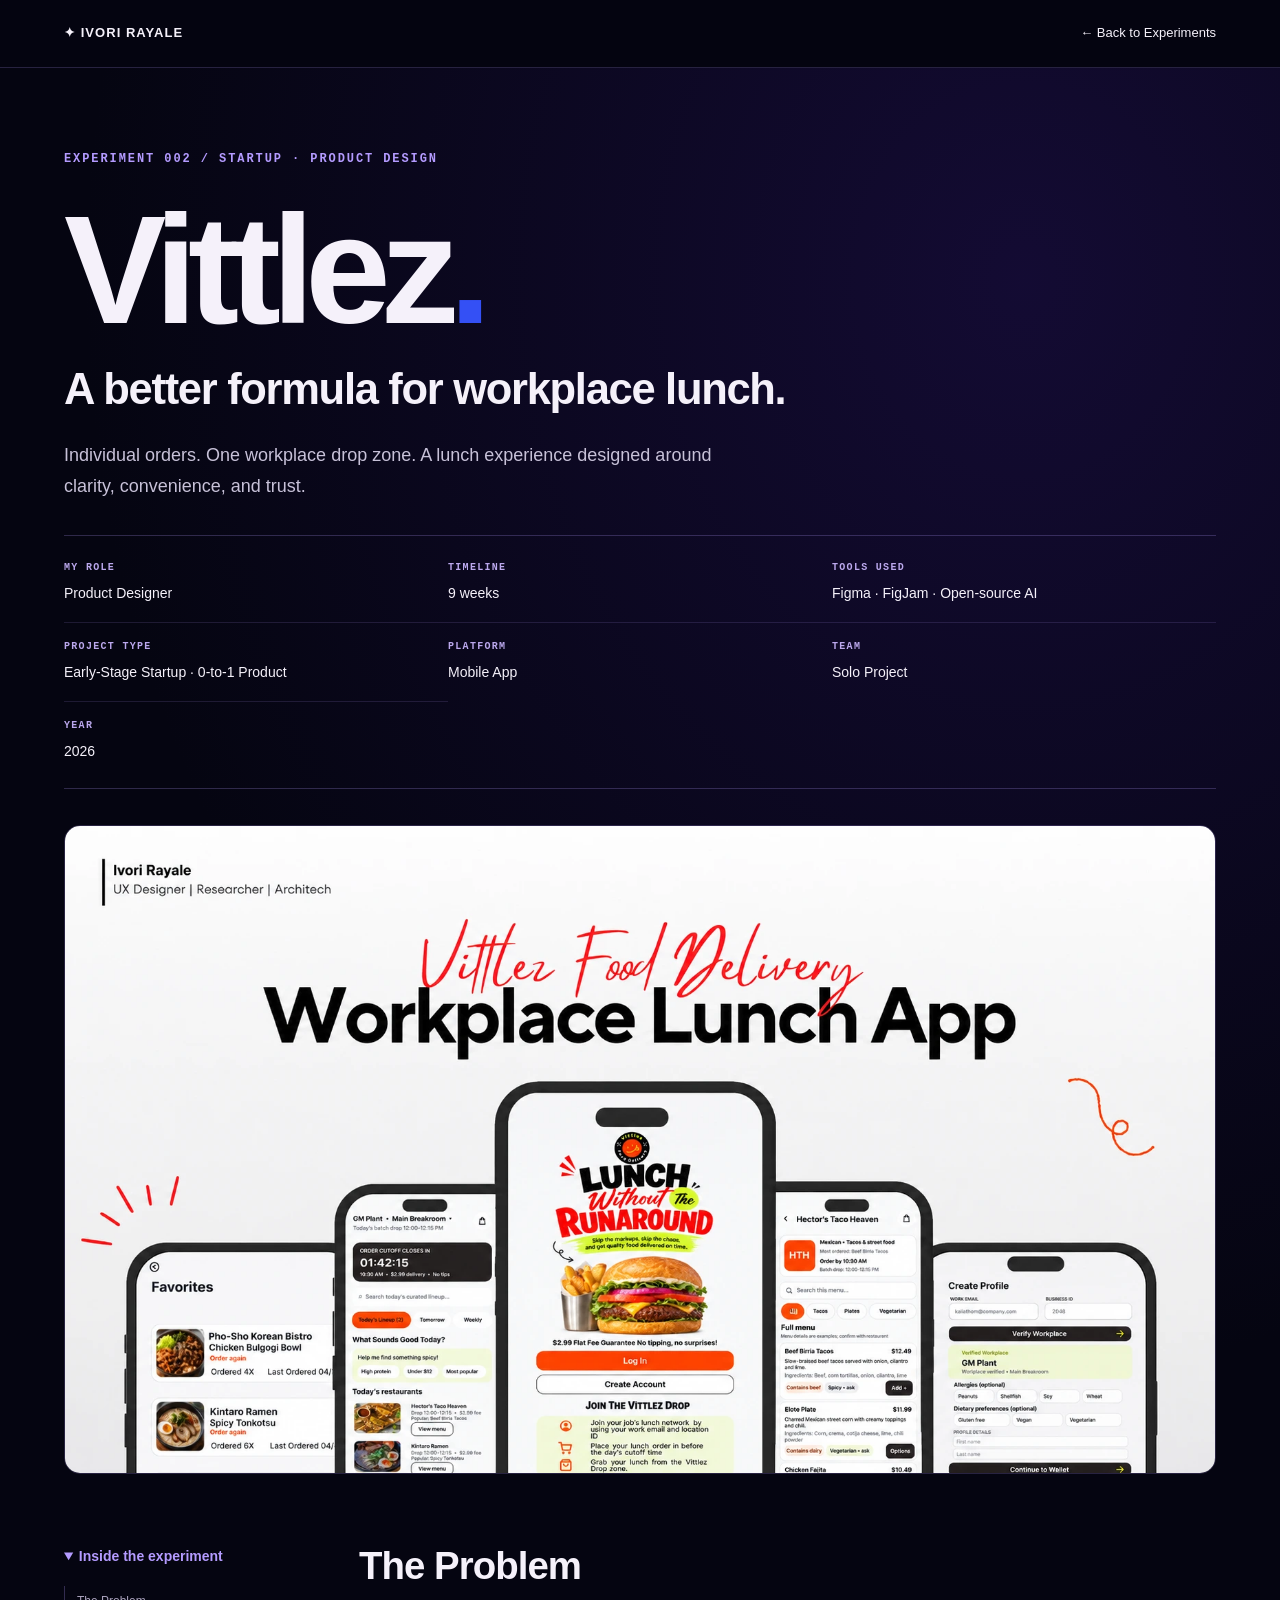
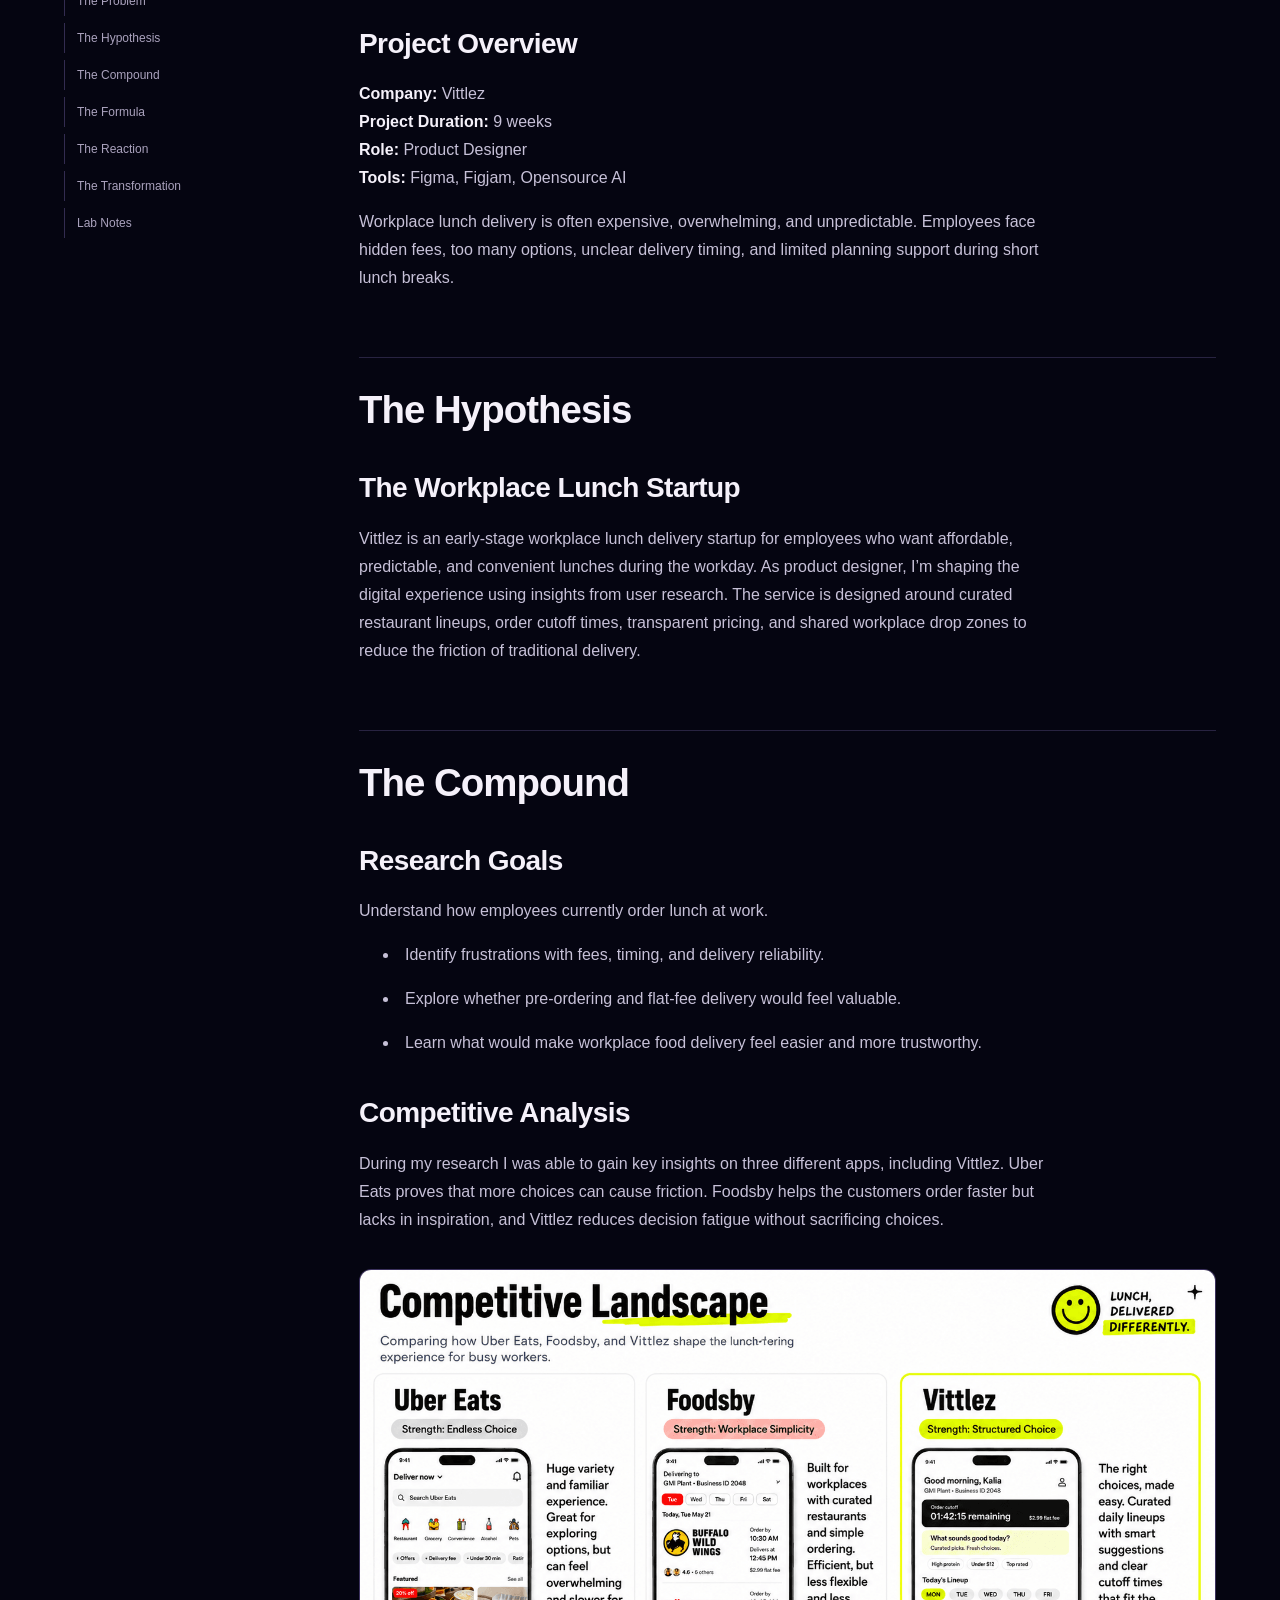
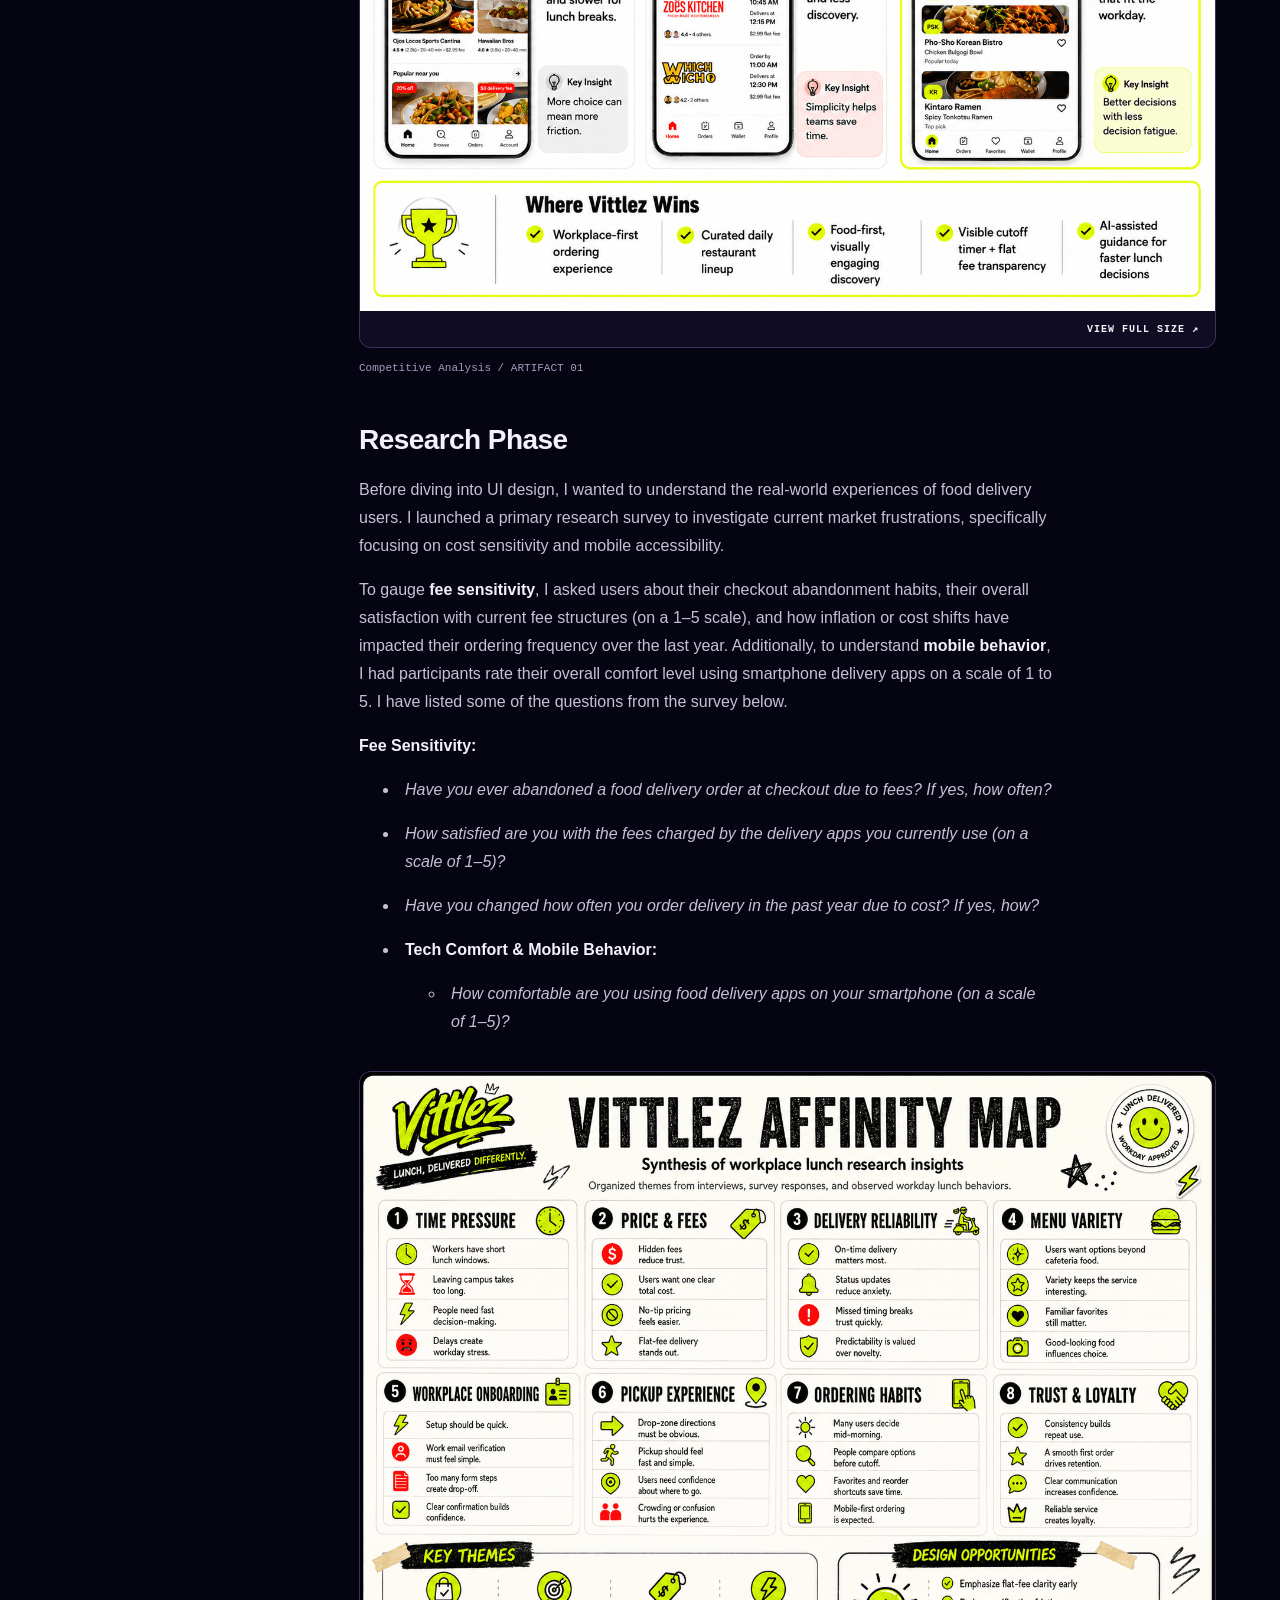
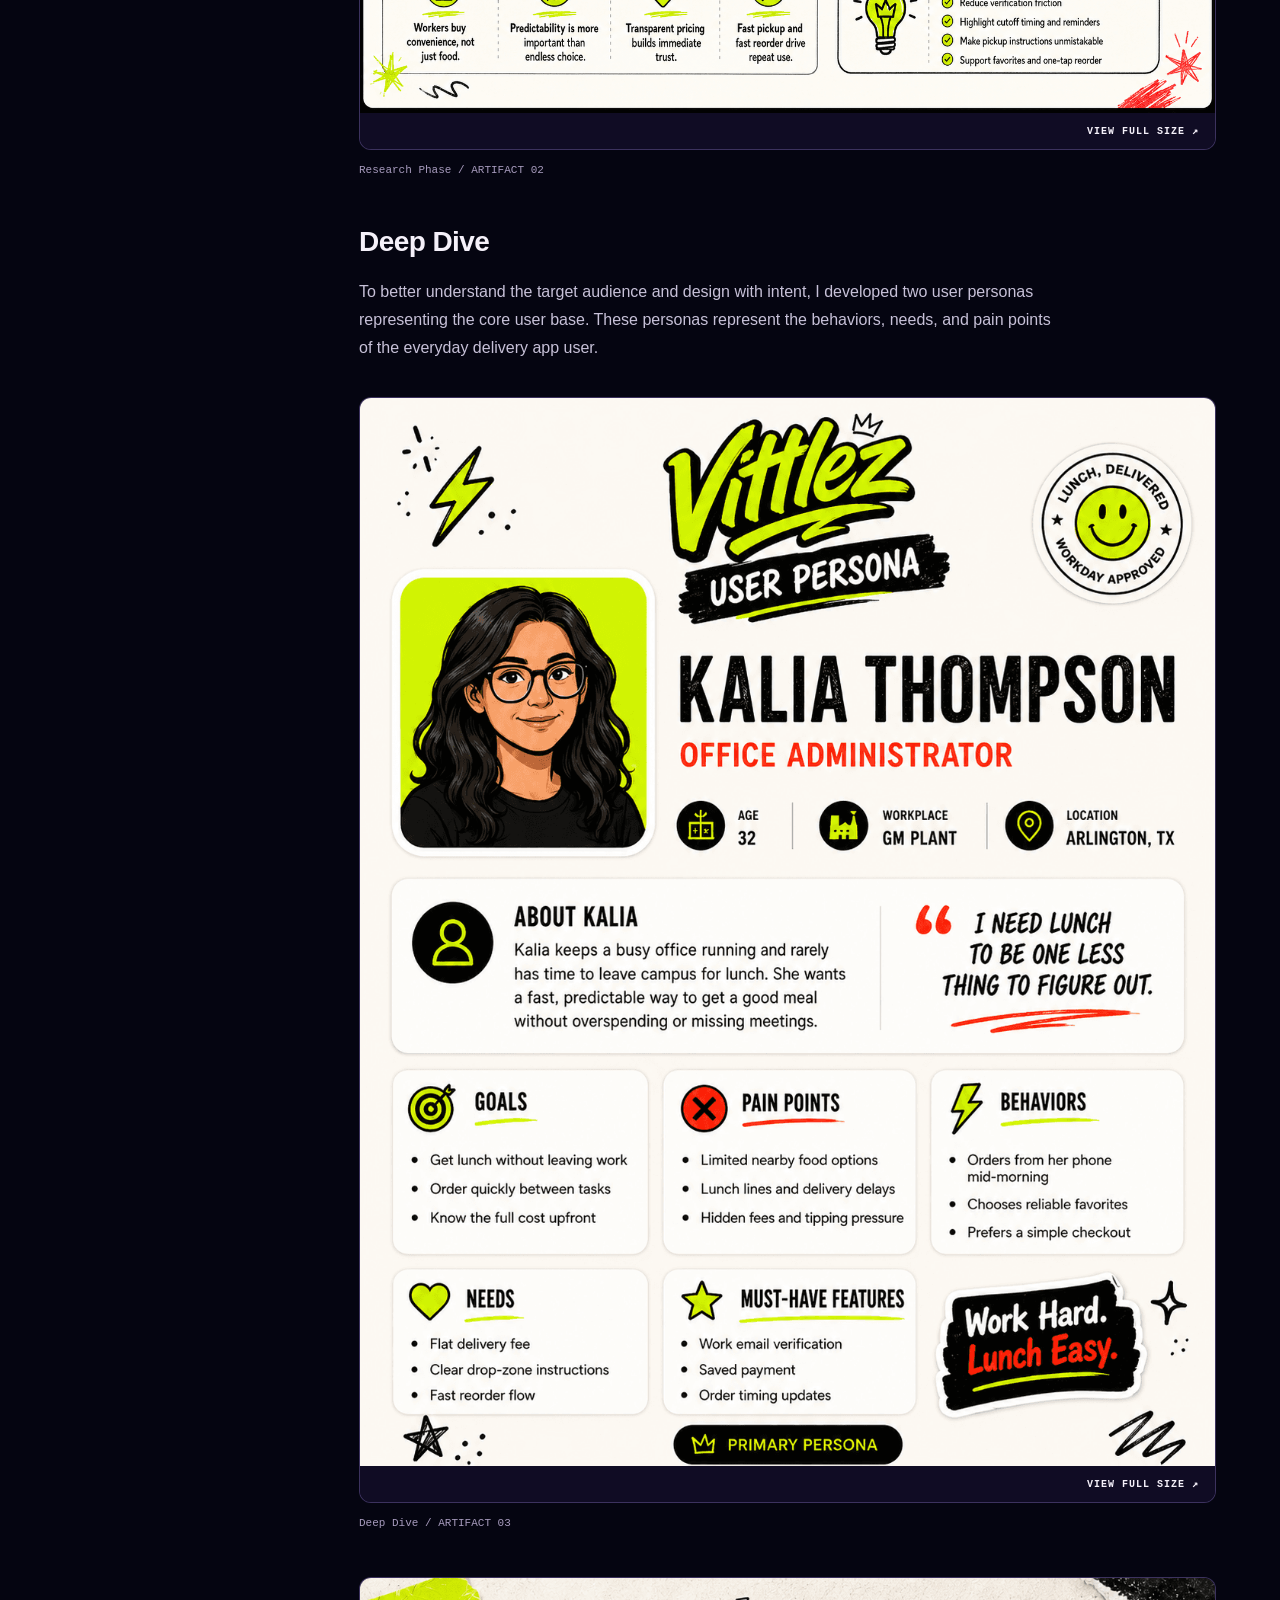
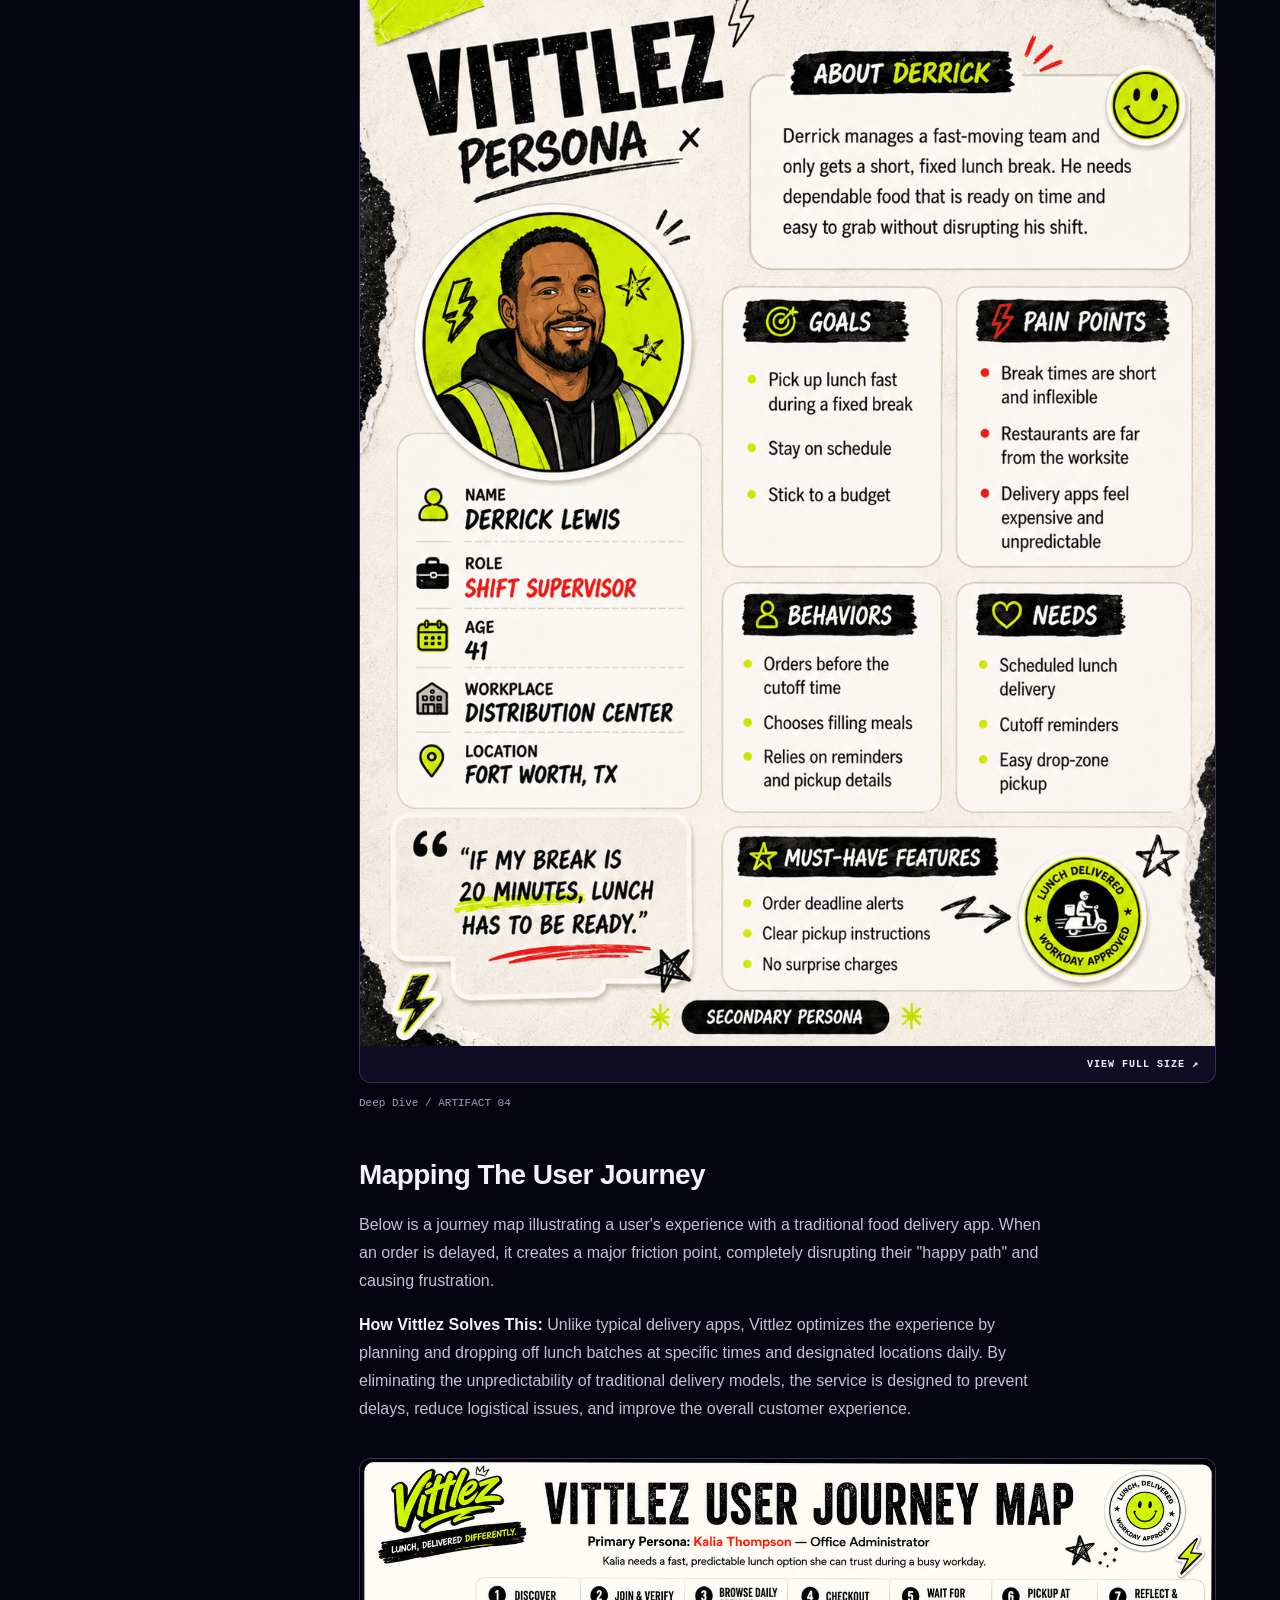
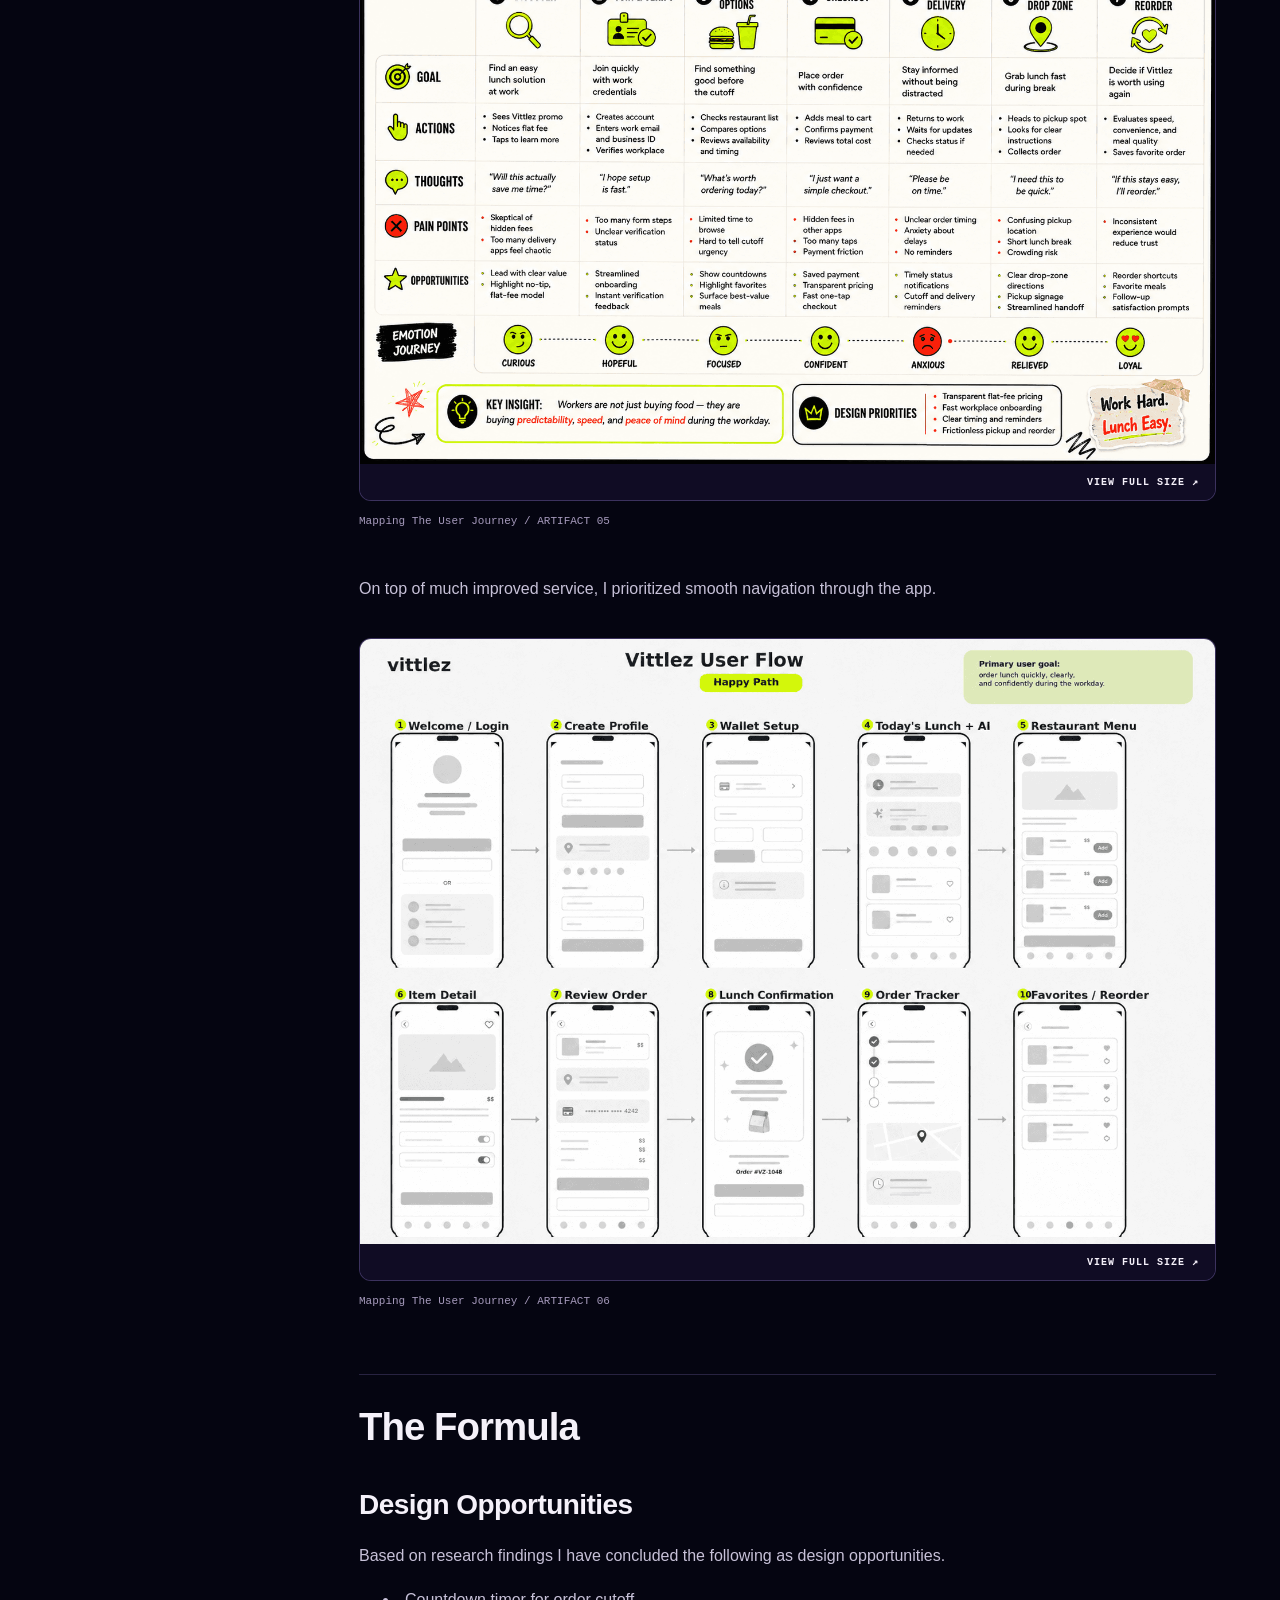
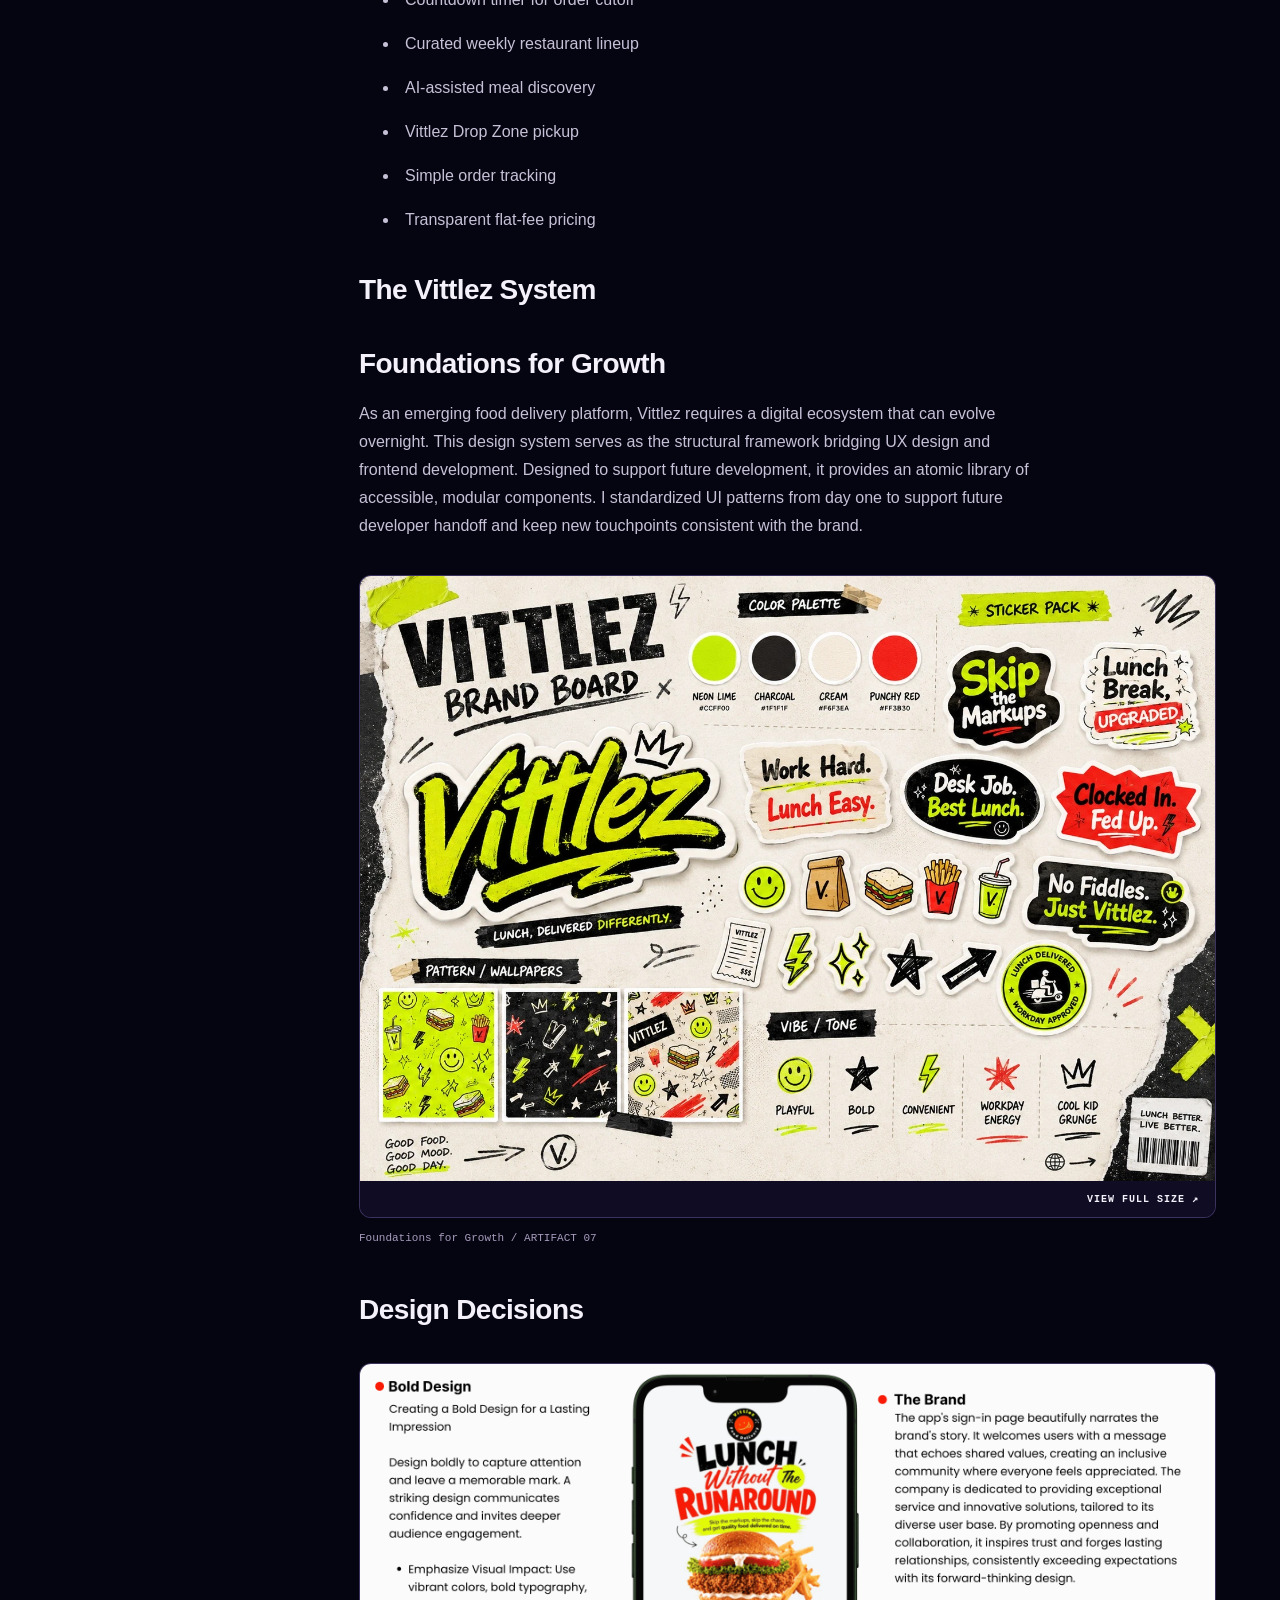
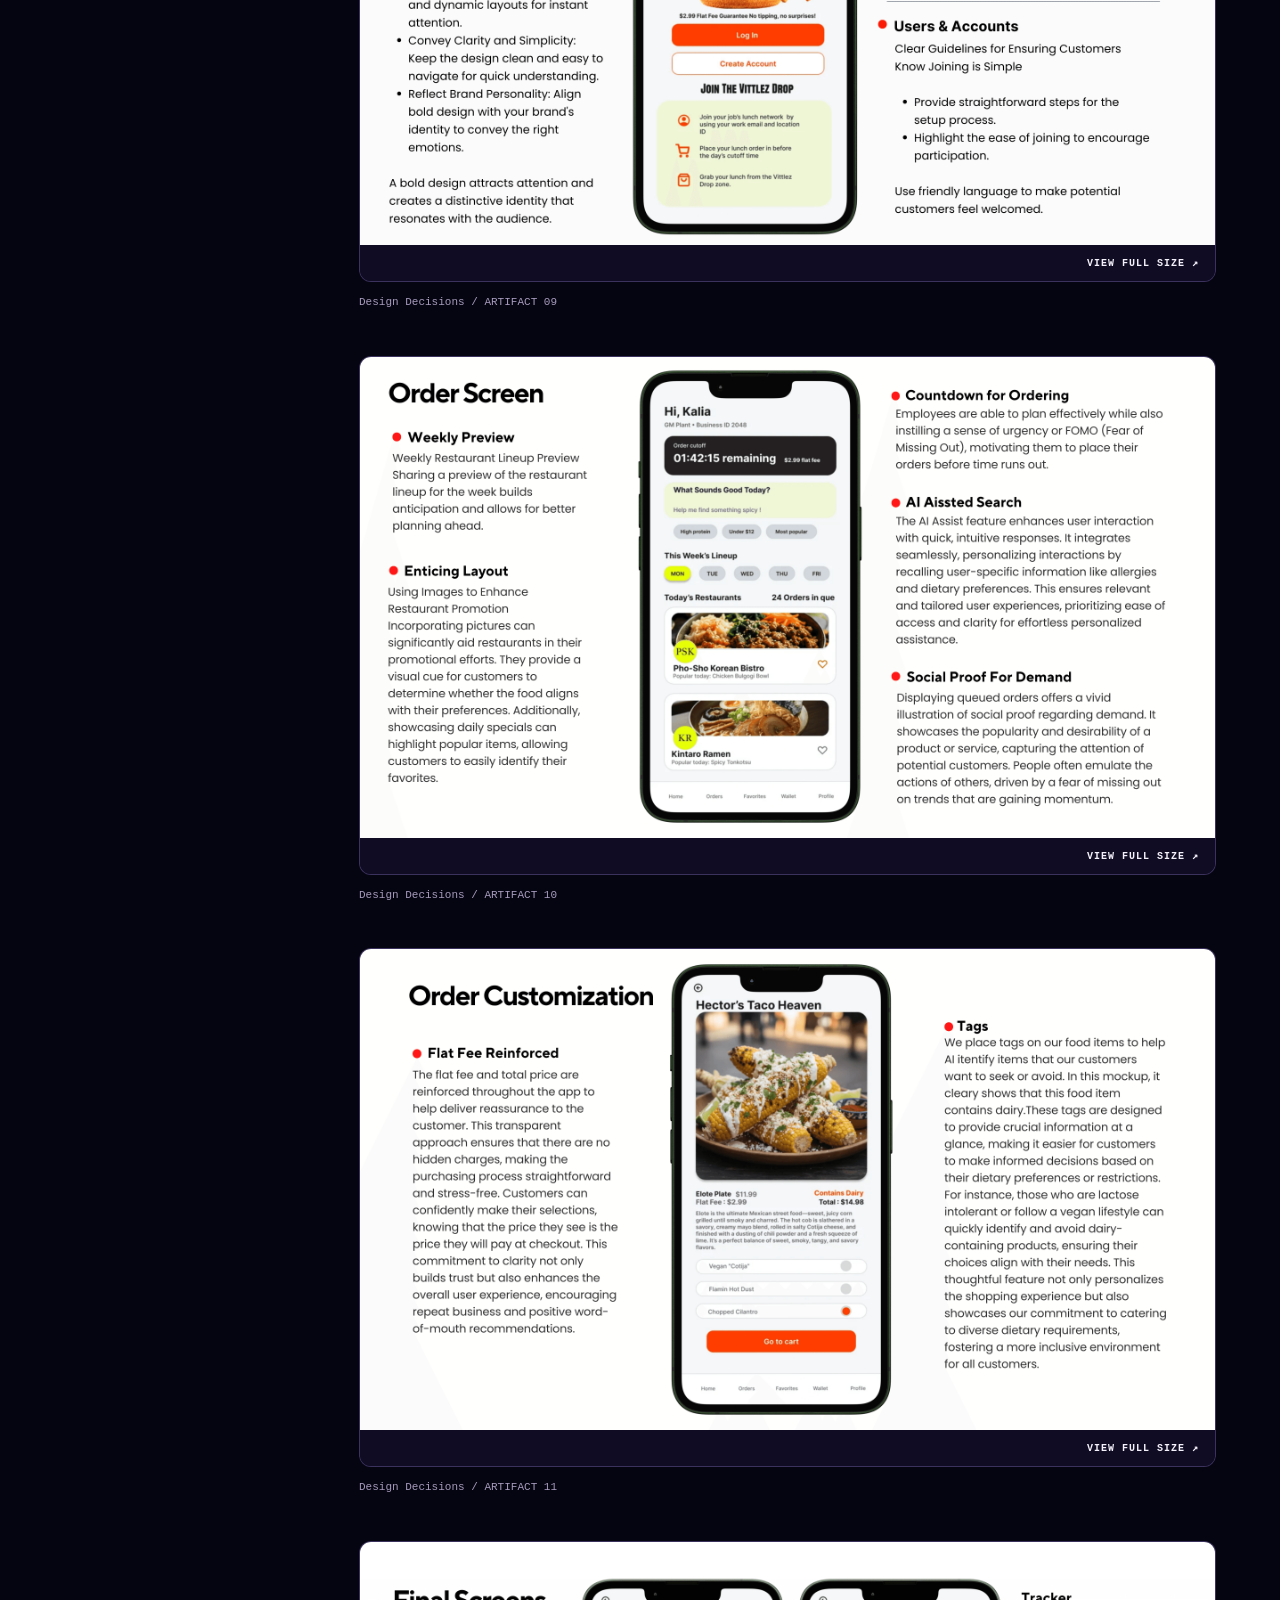
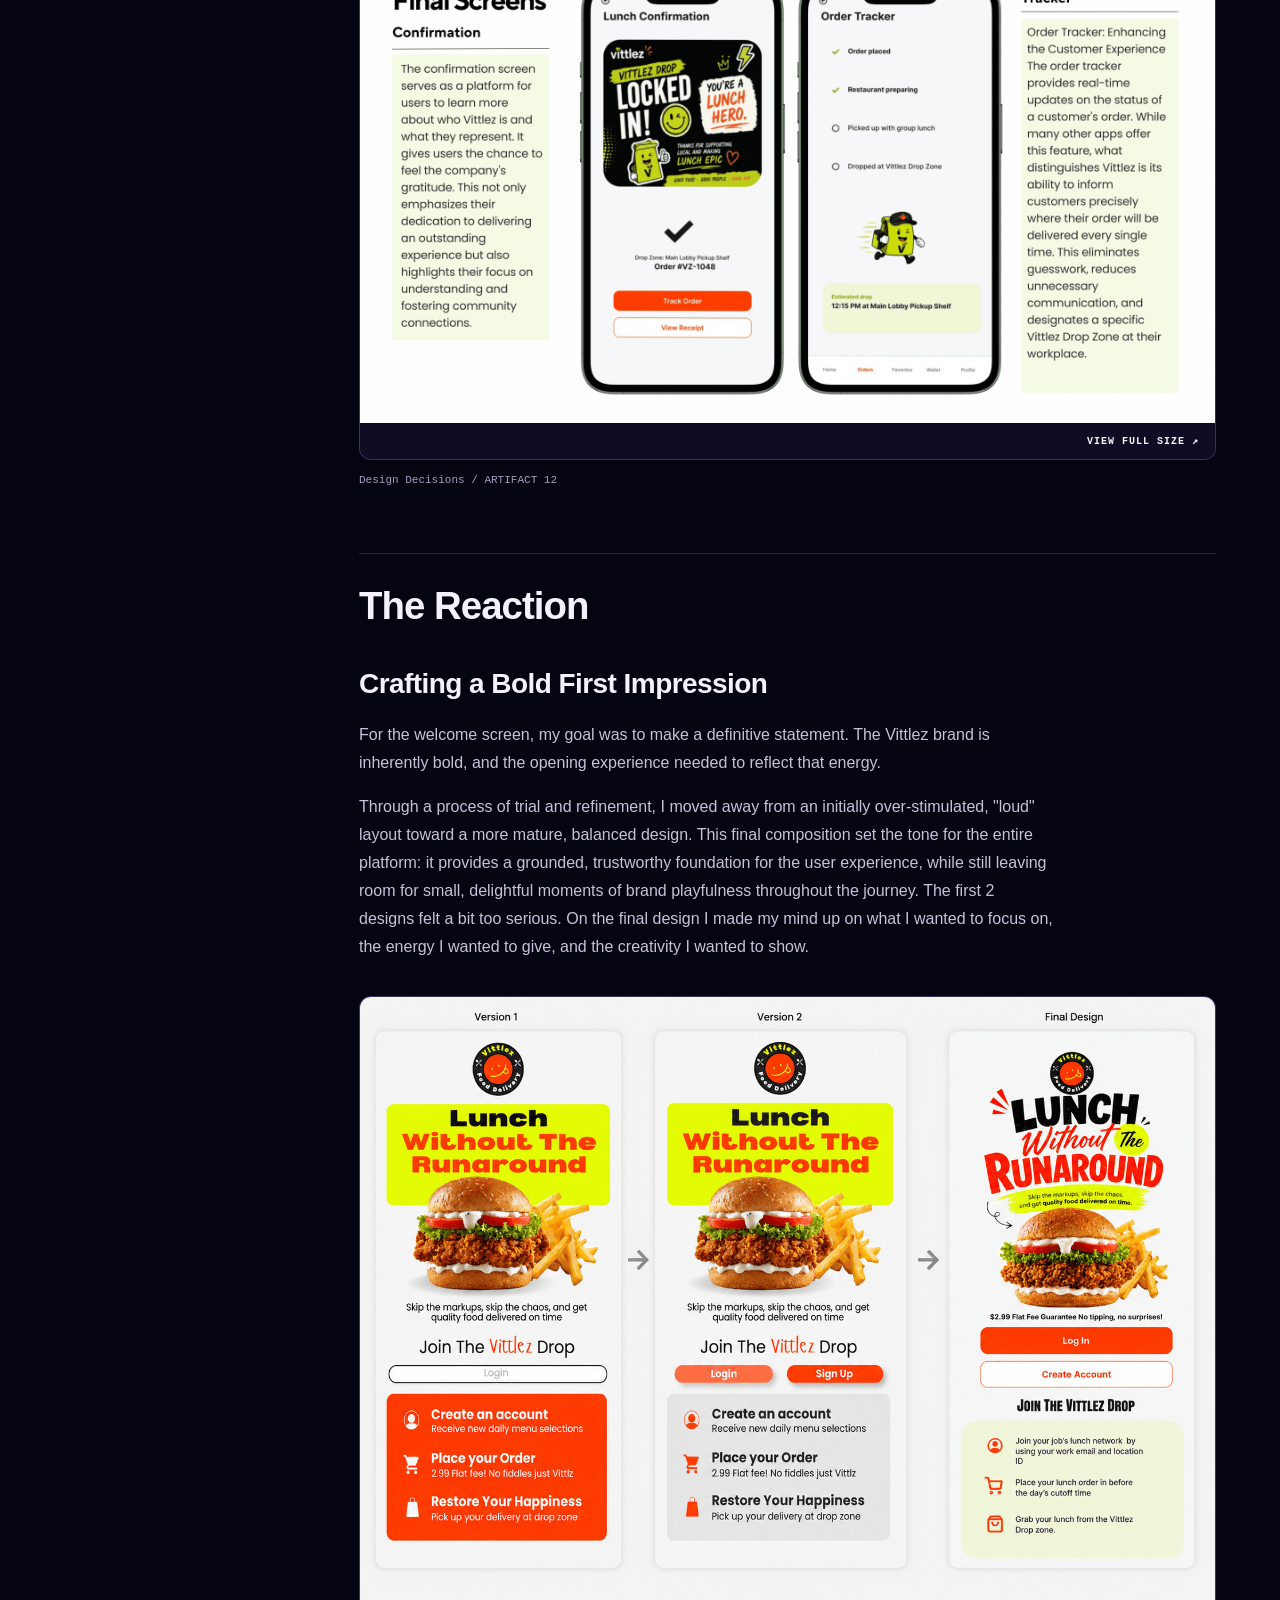
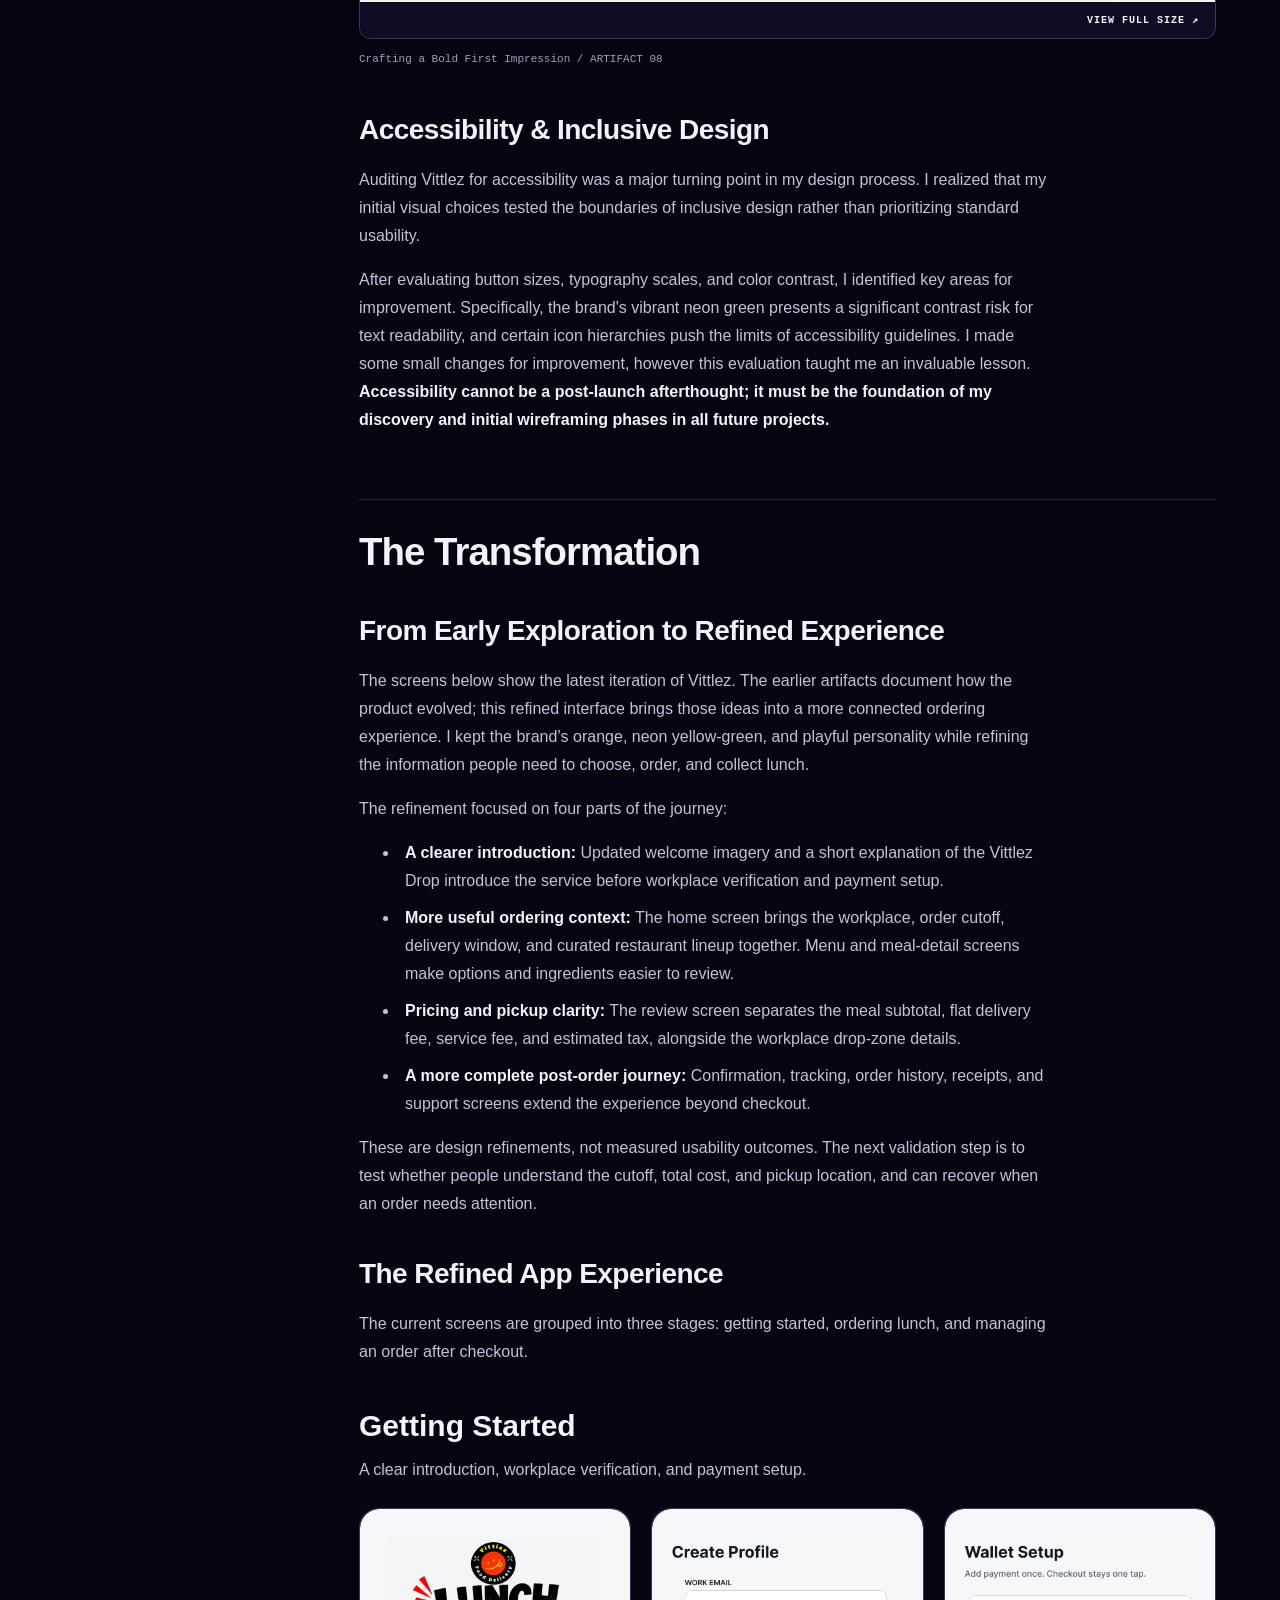
<file: vittlez.html>
<!doctype html><html lang="en"><head><meta charset="utf-8"><meta name="viewport" content="width=device-width,initial-scale=1"><meta name="theme-color" content="#050511"><meta name="description" content="Vittlez: a 0-to-1 UX research and product design case study for an early-stage workplace lunch delivery startup."><title>Vittlez — UX Alchemist / Ivori Rayale</title><link rel="stylesheet" href="case-study.css"><link rel="stylesheet" href="prototype.css"><script src="case-study.js" defer></script><script src="prototype.js" defer></script><style>.vittlez-screen-gallery{display:grid;grid-template-columns:repeat(3,minmax(0,1fr));gap:28px 20px;margin:32px 0 48px}.vittlez-screen-gallery figure{margin:0;min-width:0}.vittlez-screen-gallery .artifact{width:100%;padding:0;border-radius:20px;overflow:hidden}.vittlez-screen-gallery .artifact img{display:block;width:100%;height:auto;object-fit:contain}.vittlez-screen-gallery figcaption{margin-top:12px}@media(max-width:1100px){.vittlez-screen-gallery{grid-template-columns:repeat(2,minmax(0,1fr))}}@media(max-width:480px){.vittlez-screen-gallery{grid-template-columns:1fr;max-width:340px;margin-left:auto;margin-right:auto}}.vittlez-screen-group{margin:42px 0 56px}.vittlez-screen-group h4{font-size:clamp(22px,2.5vw,30px);line-height:1.2;margin:0 0 12px;color:#f6f3ff}.vittlez-screen-group>p{margin:0 0 24px}.vittlez-screen-group .vittlez-screen-gallery{margin:0}</style></head><body><header class="case-header"><a class="brand" href="index.html">✦ IVORI RAYALE</a><a href="index.html#experiments">← Back to Experiments</a></header><main><section class="case-hero"><p class="eyebrow">EXPERIMENT 002 / STARTUP · PRODUCT DESIGN</p><h1>Vittlez<span>.</span></h1><p class="lead">A better formula for workplace lunch.</p><p class="intro">Individual orders. One workplace drop zone. A lunch experience designed around clarity, convenience, and trust.</p><dl class="project-snapshot" aria-label="Project snapshot"><div><dt>MY ROLE</dt><dd>Product Designer</dd></div><div><dt>TIMELINE</dt><dd>9 weeks</dd></div><div><dt>TOOLS USED</dt><dd>Figma · FigJam · Open-source AI</dd></div><div><dt>PROJECT TYPE</dt><dd>Early-Stage Startup · 0-to-1 Product</dd></div><div><dt>PLATFORM</dt><dd>Mobile App</dd></div><div><dt>TEAM</dt><dd>Solo Project</dd></div><div><dt>YEAR</dt><dd>2026</dd></div></dl><img class="cover" src="assets/vittlez/cover-refined.webp" alt="Vittlez workplace lunch app cover with refined screen designs" fetchpriority="high"></section><div class="case-layout"><aside><details open><summary>Inside the experiment</summary><nav aria-label="Case study sections"><a href="#the-problem">The Problem</a><a href="#the-hypothesis">The Hypothesis</a><a href="#the-compound">The Compound</a><a href="#the-formula">The Formula</a><a href="#the-reaction">The Reaction</a><a href="#the-transformation">The Transformation</a><a href="#lab-notes">Lab Notes</a></nav></details></aside><article class="case-content"><h2 id="the-problem">The Problem</h2><h3 id="project-overview">Project Overview</h3><p><strong>Company:</strong> Vittlez<br><strong>Project Duration:</strong> 9 weeks<br><strong>Role:</strong> Product Designer<br><strong>Tools:</strong> Figma, Figjam, Opensource AI</p><p>Workplace lunch delivery is often expensive, overwhelming, and unpredictable. Employees face hidden fees, too many options, unclear delivery timing, and limited planning support during short lunch breaks.</p><h2 id="the-hypothesis">The Hypothesis</h2><h3 id="project-introduction">The Workplace Lunch Startup</h3><p>Vittlez is an early-stage workplace lunch delivery startup for employees who want affordable, predictable, and convenient lunches during the workday. As product designer, I’m shaping the digital experience using insights from user research. The service is designed around curated restaurant lineups, order cutoff times, transparent pricing, and shared workplace drop zones to reduce the friction of traditional delivery.</p><h2 id="the-compound">The Compound</h2><h3 id="research-goals">Research Goals</h3><p>Understand how employees currently order lunch at work.</p><ul><li><p>Identify frustrations with fees, timing, and delivery reliability.</p></li><li><p>Explore whether pre-ordering and flat-fee delivery would feel valuable.</p></li><li><p>Learn what would make workplace food delivery feel easier and more trustworthy.</p></li></ul><h3 id="competitive-analysis">Competitive Analysis</h3><p>During my research I was able to gain key insights on three different apps, including Vittlez. Uber Eats proves that more choices can cause friction. Foodsby helps the customers order faster but lacks in inspiration, and Vittlez reduces decision fatigue without sacrificing choices. </p><figure><button class="artifact" type="button" data-image="assets/vittlez/02.png" aria-label="Enlarge Competitive Analysis — Vittlez design artifact 1"><img src="assets/vittlez/02.png" alt="Competitive Analysis — Vittlez design artifact 1" loading="lazy"><span>VIEW FULL SIZE ↗</span></button><figcaption>Competitive Analysis / ARTIFACT 01</figcaption></figure><h3 id="research-phase">Research Phase</h3><p>Before diving into UI design, I wanted to understand the real-world experiences of food delivery users. I launched a primary research survey to investigate current market frustrations, specifically focusing on cost sensitivity and mobile accessibility.</p><p>To gauge <strong>fee sensitivity</strong>, I asked users about their checkout abandonment habits, their overall satisfaction with current fee structures (on a 1–5 scale), and how inflation or cost shifts have impacted their ordering frequency over the last year. Additionally, to understand <strong>mobile behavior</strong>, I had participants rate their overall comfort level using smartphone delivery apps on a scale of 1 to 5. I have listed some of the questions from the survey below. </p><p><strong>Fee Sensitivity:</strong></p><ul><li><p><em>Have you ever abandoned a food delivery order at checkout due to fees? If yes, how often?</em></p></li><li><p><em>How satisfied are you with the fees charged by the delivery apps you currently use (on a scale of 1–5)?</em></p></li><li><p><em>Have you changed how often you order delivery in the past year due to cost? If yes, how?</em></p></li></ul><ul><li><p><strong>Tech Comfort &amp; Mobile Behavior:</strong></p><ul><li><p><em>How comfortable are you using food delivery apps on your smartphone (on a scale of 1–5)? </em></p></li></ul></li></ul><figure><button class="artifact" type="button" data-image="assets/vittlez/03.png" aria-label="Enlarge Research Phase — Vittlez design artifact 2"><img src="assets/vittlez/03.png" alt="Research Phase — Vittlez design artifact 2" loading="lazy"><span>VIEW FULL SIZE ↗</span></button><figcaption>Research Phase / ARTIFACT 02</figcaption></figure><h3 id="deep-dive">Deep Dive</h3><p>To better understand the target audience and design with intent, I developed two user personas representing the core user base. These personas represent the behaviors, needs, and pain points of the everyday delivery app user.</p><figure><button class="artifact" type="button" data-image="assets/vittlez/04.png" aria-label="Enlarge Deep Dive — Vittlez design artifact 3"><img src="assets/vittlez/04.png" alt="Deep Dive — Vittlez design artifact 3" loading="lazy"><span>VIEW FULL SIZE ↗</span></button><figcaption>Deep Dive / ARTIFACT 03</figcaption></figure><figure><button class="artifact" type="button" data-image="assets/vittlez/05.png" aria-label="Enlarge Deep Dive — Vittlez design artifact 4"><img src="assets/vittlez/05.png" alt="Deep Dive — Vittlez design artifact 4" loading="lazy"><span>VIEW FULL SIZE ↗</span></button><figcaption>Deep Dive / ARTIFACT 04</figcaption></figure><h3 id="mapping-the-user-journey">Mapping The User Journey</h3><p>Below is a journey map illustrating a user&#x27;s experience with a traditional food delivery app. When an order is delayed, it creates a major friction point, completely disrupting their &quot;happy path&quot; and causing frustration.</p><p><strong>How Vittlez Solves This:</strong> Unlike typical delivery apps, Vittlez optimizes the experience by planning and dropping off lunch batches at specific times and designated locations daily. By eliminating the unpredictability of traditional delivery models, the service is designed to prevent delays, reduce logistical issues, and improve the overall customer experience.</p><figure><button class="artifact" type="button" data-image="assets/vittlez/06.png" aria-label="Enlarge Mapping The User Journey — Vittlez design artifact 5"><img src="assets/vittlez/06.png" alt="Mapping The User Journey — Vittlez design artifact 5" loading="lazy"><span>VIEW FULL SIZE ↗</span></button><figcaption>Mapping The User Journey / ARTIFACT 05</figcaption></figure><p>On top of much improved service, I prioritized smooth navigation through the app. </p><figure><button class="artifact" type="button" data-image="assets/vittlez/07.png" aria-label="Enlarge Mapping The User Journey — Vittlez design artifact 6"><img src="assets/vittlez/07.png" alt="Mapping The User Journey — Vittlez design artifact 6" loading="lazy"><span>VIEW FULL SIZE ↗</span></button><figcaption>Mapping The User Journey / ARTIFACT 06</figcaption></figure><h2 id="the-formula">The Formula</h2><h3 id="design-opportunities">Design Opportunities</h3><p>Based on research findings I have concluded the following as design opportunities.</p><ul><li><p>Countdown timer for order cutoff</p></li><li><p>Curated weekly restaurant lineup</p></li><li><p>AI-assisted meal discovery</p></li><li><p>Vittlez Drop Zone pickup</p></li><li><p>Simple order tracking </p></li><li><p>Transparent flat-fee pricing</p></li></ul><h3 id="the-vittlez-system">The Vittlez System</h3><h3 id="foundations-for-growth">Foundations for Growth</h3><p>As an emerging food delivery platform, Vittlez requires a digital ecosystem that can evolve overnight. This design system serves as the structural framework bridging UX design and frontend development. Designed to support future development, it provides an atomic library of accessible, modular components. I standardized UI patterns from day one to support future developer handoff and keep new touchpoints consistent with the brand.</p><figure><button class="artifact" type="button" data-image="assets/vittlez/08.webp" aria-label="Enlarge Foundations for Growth — Vittlez design artifact 7"><img src="assets/vittlez/08.webp" alt="Foundations for Growth — Vittlez design artifact 7" loading="lazy"><span>VIEW FULL SIZE ↗</span></button><figcaption>Foundations for Growth / ARTIFACT 07</figcaption></figure><h3 id="design-decisions">Design Decisions</h3><figure><button class="artifact" type="button" data-image="assets/vittlez/10.png" aria-label="Enlarge Design Decisions — Vittlez design artifact 9"><img src="assets/vittlez/10.png" alt="Design Decisions — Vittlez design artifact 9" loading="lazy"><span>VIEW FULL SIZE ↗</span></button><figcaption>Design Decisions / ARTIFACT 09</figcaption></figure><figure><button class="artifact" type="button" data-image="assets/vittlez/11.png" aria-label="Enlarge Design Decisions — Vittlez design artifact 10"><img src="assets/vittlez/11.png" alt="Design Decisions — Vittlez design artifact 10" loading="lazy"><span>VIEW FULL SIZE ↗</span></button><figcaption>Design Decisions / ARTIFACT 10</figcaption></figure><figure><button class="artifact" type="button" data-image="assets/vittlez/12.png" aria-label="Enlarge Design Decisions — Vittlez design artifact 11"><img src="assets/vittlez/12.png" alt="Design Decisions — Vittlez design artifact 11" loading="lazy"><span>VIEW FULL SIZE ↗</span></button><figcaption>Design Decisions / ARTIFACT 11</figcaption></figure><figure><button class="artifact" type="button" data-image="assets/vittlez/13.png" aria-label="Enlarge Design Decisions — Vittlez design artifact 12"><img src="assets/vittlez/13.png" alt="Design Decisions — Vittlez design artifact 12" loading="lazy"><span>VIEW FULL SIZE ↗</span></button><figcaption>Design Decisions / ARTIFACT 12</figcaption></figure><h2 id="the-reaction">The Reaction</h2><h3 id="crafting-a-bold-first-impression">Crafting a Bold First Impression</h3><p>For the welcome screen, my goal was to make a definitive statement. The Vittlez brand is inherently bold, and the opening experience needed to reflect that energy.</p><p>Through a process of trial and refinement, I moved away from an initially over-stimulated, &quot;loud&quot; layout toward a more mature, balanced design. This final composition set the tone for the entire platform: it provides a grounded, trustworthy foundation for the user experience, while still leaving room for small, delightful moments of brand playfulness throughout the journey. The first 2 designs felt a bit too serious. On the final design I made my mind up on what I wanted to focus on, the energy I wanted to give, and the creativity I wanted to show. </p><figure><button class="artifact" type="button" data-image="assets/vittlez/09.png" aria-label="Enlarge Crafting a Bold First Impression — Vittlez design artifact 8"><img src="assets/vittlez/09.png" alt="Crafting a Bold First Impression — Vittlez design artifact 8" loading="lazy"><span>VIEW FULL SIZE ↗</span></button><figcaption>Crafting a Bold First Impression / ARTIFACT 08</figcaption></figure><h3 id="accessibility-inclusive-design">Accessibility &amp; Inclusive Design</h3><p>Auditing Vittlez for accessibility was a major turning point in my design process. I realized that my initial visual choices tested the boundaries of inclusive design rather than prioritizing standard usability.</p><p>After evaluating button sizes, typography scales, and color contrast, I identified key areas for improvement. Specifically, the brand&#x27;s vibrant neon green presents a significant contrast risk for text readability, and certain icon hierarchies push the limits of accessibility guidelines. I made some small changes for improvement, however this evaluation taught me an invaluable lesson. <strong>Accessibility cannot be a post-launch afterthought; it must be the foundation of my discovery and initial wireframing phases in all future projects.</strong></p><h2 id="the-transformation">The Transformation</h2><h3 id="design-iterations">From Early Exploration to Refined Experience</h3><p>The screens below show the latest iteration of Vittlez. The earlier artifacts document how the product evolved; this refined interface brings those ideas into a more connected ordering experience. I kept the brand’s orange, neon yellow-green, and playful personality while refining the information people need to choose, order, and collect lunch.</p><p>The refinement focused on four parts of the journey:</p><ul><li><strong>A clearer introduction:</strong> Updated welcome imagery and a short explanation of the Vittlez Drop introduce the service before workplace verification and payment setup.</li><li><strong>More useful ordering context:</strong> The home screen brings the workplace, order cutoff, delivery window, and curated restaurant lineup together. Menu and meal-detail screens make options and ingredients easier to review.</li><li><strong>Pricing and pickup clarity:</strong> The review screen separates the meal subtotal, flat delivery fee, service fee, and estimated tax, alongside the workplace drop-zone details.</li><li><strong>A more complete post-order journey:</strong> Confirmation, tracking, order history, receipts, and support screens extend the experience beyond checkout.</li></ul><p>These are design refinements, not measured usability outcomes. The next validation step is to test whether people understand the cutoff, total cost, and pickup location, and can recover when an order needs attention.</p><h3 id="app-design-screens-overview">The Refined App Experience</h3><p>The current screens are grouped into three stages: getting started, ordering lunch, and managing an order after checkout.</p><section class="vittlez-screen-group" aria-labelledby="vittlez-flow-0"><h4 id="vittlez-flow-0">Getting Started</h4><p>A clear introduction, workplace verification, and payment setup.</p><div class="vittlez-screen-gallery"><figure><button class="artifact" type="button" data-image="assets/vittlez/screens/welcome.png" aria-label="Enlarge Vittlez Welcome screen"><img src="assets/vittlez/screens/welcome.png" width="440" height="956" alt="Updated Vittlez Welcome screen" loading="lazy"><span>VIEW FULL SIZE ↗</span></button><figcaption>Welcome</figcaption></figure><figure><button class="artifact" type="button" data-image="assets/vittlez/screens/profile-setup.png" aria-label="Enlarge Vittlez Workplace & profile screen"><img src="assets/vittlez/screens/profile-setup.png" width="440" height="956" alt="Updated Vittlez Workplace & profile screen" loading="lazy"><span>VIEW FULL SIZE ↗</span></button><figcaption>Workplace & profile</figcaption></figure><figure><button class="artifact" type="button" data-image="assets/vittlez/screens/wallet-setup.png" aria-label="Enlarge Vittlez Wallet setup screen"><img src="assets/vittlez/screens/wallet-setup.png" width="440" height="956" alt="Updated Vittlez Wallet setup screen" loading="lazy"><span>VIEW FULL SIZE ↗</span></button><figcaption>Wallet setup</figcaption></figure></div></section><section class="vittlez-screen-group" aria-labelledby="vittlez-flow-1"><h4 id="vittlez-flow-1">Ordering Lunch</h4><p>From today’s curated lineup to a customized meal and a clear order total.</p><div class="vittlez-screen-gallery"><figure><button class="artifact" type="button" data-image="assets/vittlez/screens/home.png" aria-label="Enlarge Vittlez Home & daily lineup screen"><img src="assets/vittlez/screens/home.png" width="440" height="956" alt="Updated Vittlez Home & daily lineup screen" loading="lazy"><span>VIEW FULL SIZE ↗</span></button><figcaption>Home & daily lineup</figcaption></figure><figure><button class="artifact" type="button" data-image="assets/vittlez/screens/restaurant-menu.png" aria-label="Enlarge Vittlez Restaurant menu screen"><img src="assets/vittlez/screens/restaurant-menu.png" width="440" height="956" alt="Updated Vittlez Restaurant menu screen" loading="lazy"><span>VIEW FULL SIZE ↗</span></button><figcaption>Restaurant menu</figcaption></figure><figure><button class="artifact" type="button" data-image="assets/vittlez/screens/item-customization.png" aria-label="Enlarge Vittlez Customize a meal screen"><img src="assets/vittlez/screens/item-customization.png" width="440" height="956" alt="Updated Vittlez Customize a meal screen" loading="lazy"><span>VIEW FULL SIZE ↗</span></button><figcaption>Customize a meal</figcaption></figure><figure><button class="artifact" type="button" data-image="assets/vittlez/screens/checkout.png" aria-label="Enlarge Vittlez Review & checkout screen"><img src="assets/vittlez/screens/checkout.png" width="440" height="956" alt="Updated Vittlez Review & checkout screen" loading="lazy"><span>VIEW FULL SIZE ↗</span></button><figcaption>Review & checkout</figcaption></figure><figure><button class="artifact" type="button" data-image="assets/vittlez/screens/confirmed.png" aria-label="Enlarge Vittlez Order confirmed screen"><img src="assets/vittlez/screens/confirmed.png" width="440" height="956" alt="Updated Vittlez Order confirmed screen" loading="lazy"><span>VIEW FULL SIZE ↗</span></button><figcaption>Order confirmed</figcaption></figure></div></section><section class="vittlez-screen-group" aria-labelledby="vittlez-flow-2"><h4 id="vittlez-flow-2">After the Order</h4><p>Follow the batch delivery, revisit a receipt, and get help with an order.</p><div class="vittlez-screen-gallery"><figure><button class="artifact" type="button" data-image="assets/vittlez/screens/tracking.png" aria-label="Enlarge Vittlez Delivery tracking screen"><img src="assets/vittlez/screens/tracking.png" width="440" height="956" alt="Updated Vittlez Delivery tracking screen" loading="lazy"><span>VIEW FULL SIZE ↗</span></button><figcaption>Delivery tracking</figcaption></figure><figure><button class="artifact" type="button" data-image="assets/vittlez/screens/order-history.png" aria-label="Enlarge Vittlez Order history screen"><img src="assets/vittlez/screens/order-history.png" width="440" height="956" alt="Updated Vittlez Order history screen" loading="lazy"><span>VIEW FULL SIZE ↗</span></button><figcaption>Order history</figcaption></figure><figure><button class="artifact" type="button" data-image="assets/vittlez/screens/receipt.png" aria-label="Enlarge Vittlez Order receipt screen"><img src="assets/vittlez/screens/receipt.png" width="440" height="956" alt="Updated Vittlez Order receipt screen" loading="lazy"><span>VIEW FULL SIZE ↗</span></button><figcaption>Order receipt</figcaption></figure><figure><button class="artifact" type="button" data-image="assets/vittlez/screens/report-issue.png" aria-label="Enlarge Vittlez Order support screen"><img src="assets/vittlez/screens/report-issue.png" width="440" height="956" alt="Updated Vittlez Order support screen" loading="lazy"><span>VIEW FULL SIZE ↗</span></button><figcaption>Order support</figcaption></figure></div></section><h3 id="please-find-the-link-to-the-vittlez-prototype-below">Explore the Prototype</h3><p>Step into the experience. Launch the interactive Vittlez prototype when you’re ready.</p><section class="prototype-lab" aria-label="Interactive Vittlez prototype"><div class="prototype-toolbar"><span class="prototype-label">LIVE EXPERIMENT / VITTLEZ</span><a href="https://www.figma.com/proto/QcBGZt3FbATiUacKdvsix0/Vittlez-Prototype--Copy-?node-id=5-13&amp;p=f&amp;t=KYuBjdMNxHNI5r7e-1&amp;scaling=scale-down&amp;content-scaling=fixed&amp;page-id=0%3A1&amp;starting-point-node-id=5%3A13&amp;show-proto-sidebar=1" target="_blank" rel="noopener noreferrer">Open full screen ↗<span class="sr-only"> (opens in a new tab)</span></a></div><div class="prototype-stage" data-prototype-src="https://embed.figma.com/proto/QcBGZt3FbATiUacKdvsix0/Vittlez-Prototype--Copy-?node-id=5-13&amp;p=f&amp;t=KYuBjdMNxHNI5r7e-1&amp;scaling=scale-down&amp;content-scaling=fixed&amp;page-id=0%3A1&amp;starting-point-node-id=5%3A13&amp;show-proto-sidebar=1&amp;embed-host=ux-alchemist" data-prototype-title="Vittlez interactive app prototype"><div class="prototype-preview"><img src="assets/vittlez/cover-refined.webp" alt="Vittlez app design preview" loading="lazy"><div class="prototype-invite"><div><span class="prototype-label">YOUR TURN TO EXPERIMENT</span><h4>Try Vittlez.</h4><p>Explore the app at your own pace.</p></div><button class="prototype-launch" type="button">Launch Prototype <span aria-hidden="true">↗</span></button></div></div></div><p class="prototype-status" role="status" aria-live="polite"></p><p class="prototype-help">The interactive player loads when you launch it. On a slower connection, allow a moment for Figma to load—or use “Open full screen” above.</p></section><figure><button class="artifact" type="button" data-image="assets/vittlez/drop-experience.webp" aria-label="Enlarge Vittlez workplace delivery startup service model"><img src="assets/vittlez/drop-experience.webp" width="1672" height="941" alt="Vittlez courier arriving beside a workplace Drop Zone pickup sign" loading="lazy"><span>VIEW FULL SIZE ↗</span></button><figcaption>VITTLEZ / STARTUP SERVICE MODEL</figcaption></figure><h2 id="lab-notes">Lab Notes</h2><h3 id="reflection">Reflection</h3><p>Every design decision tells a story — and in building this app, I made sure that story was one worth trusting.</p><p>The framework didn&#x27;t come together by accident. It was built with deliberate focus, each challenge addressed in sequence, each discovery informing the next. But of all the choices made throughout the process, it was the smallest one that carried the most weight: a commitment to radical transparency. Price visibility wasn&#x27;t treated as an afterthought or a checkout formality. It was woven into the experience from the first tap — carried through the ordering screen, the item selection, and into the final review. That consistency communicates something no marketing copy can manufacture: <em>we said what we&#x27;d charge, and we meant it.</em></p><p>Aesthetics can differentiate a product. Trust sustains it.</p><p>That philosophy shaped every layout decision as well. The goal was never simply to look different from competitors — it was to <em>feel</em> different. To design an experience that guided users through the happy path with confidence and clarity, that acknowledged their needs without making them ask twice. The challenge was threading a narrow needle: introducing something fresh without sacrificing the familiarity users depend on. The result was a deliberate blend — dynamic yet approachable, playful yet purposeful. An experience with its own identity. Distinctly Vittlez.</p><p>No process is without its lessons, and this one was no exception. Given the opportunity to revisit the early stages, more time would have been dedicated to exploration before execution. The most valuable insights came unexpectedly — a design stumbled upon, a pattern noticed in passing. Those moments revealed what a more open ideation phase could have unlocked. Instead, early concepts were held onto too tightly, and pivots that should have happened were delayed. It&#x27;s a familiar truth in design: change one element, and the ripple effect demands you reconsider many others. So next time, I&#x27;ll test the waters with a toe, before diving head first. </p><h3 id="future-roadmap-next-steps">Future Roadmap &amp; Next Steps</h3><p>Moving into the next phase of development, my focus will split between refining the core user experience and expanding the platform’s ecosystem:</p><ul><li><p><strong>Visual Polish &amp; Micro-Interactions:</strong> I plan to introduce subtle, intentional visual elements that elevate the brand&#x27;s identity and implement advanced interaction design features to make the user experience feel more dynamic and responsive.</p></li><li><p><strong>B2B Expansion (Restaurant Dashboard):</strong> To fully realize the Vittlez marketplace, the next logical step is designing a dedicated merchant-facing dashboard. This will allow restaurant partners to seamlessly manage incoming batch orders, track fulfillment, and coordinate with couriers.</p></li></ul><div class="case-end"><p>END OF EXPERIMENT / 001</p><a class="case-cta" href="index.html#experiments">← Return to Experiments</a></div></article></div></main><footer>IVORI RAYALE · THE SCIENCE OF A BETTER EXPERIENCE.</footer><dialog class="image-viewer" aria-label="Design artifact full-size view"><div class="viewer-tools"><a class="original-image" target="_blank" rel="noopener">Open original ↗</a><button class="close-viewer" type="button" aria-label="Close image">Close ×</button></div><img alt=""><p></p></dialog></body></html>
</file>
<file: styles.css>
:root{--ink:#050511;--ink2:#0d0b20;--blue:#3450f5;--amethyst:#9228e8;--lavender:#b49bff;--paper:#f5f1fa;--line:rgba(180,155,255,.35)}
*{box-sizing:border-box}html{scroll-behavior:smooth}body{margin:0;background:var(--ink);color:var(--paper);font-family:Inter,"Arial",sans-serif;overflow-x:hidden}button,a{font:inherit}button{cursor:pointer}a{color:inherit;text-decoration:none}button:focus-visible,a:focus-visible{outline:3px solid var(--lavender);outline-offset:5px}::selection{background:var(--amethyst);color:#fff}
.progress{position:fixed;top:0;left:0;width:0;height:3px;background:linear-gradient(90deg,var(--blue),var(--lavender));z-index:99;box-shadow:0 0 12px var(--blue)}
.site-header{height:78px;padding:0 clamp(22px,5vw,80px);display:flex;align-items:center;gap:35px;justify-content:space-between;position:absolute;top:0;left:0;right:0;z-index:20;border-bottom:1px solid rgba(180,155,255,.16);background:linear-gradient(180deg,rgba(5,5,17,.85),rgba(5,5,17,.15))}.wordmark{font-family:Impact,"Arial Black",sans-serif;font-size:20px;line-height:.83;letter-spacing:.06em;display:flex;gap:10px;align-items:center;transform:rotate(-3deg)}.wordmark-star{font:28px Georgia,serif;color:var(--lavender)}.nav{display:flex;align-items:center;gap:clamp(15px,2.15vw,36px)}.nav a{font-size:12px;font-weight:800;letter-spacing:.09em;text-transform:uppercase;white-space:nowrap;position:relative;padding:16px 0}.nav a:after{content:"";height:2px;background:var(--lavender);position:absolute;left:0;right:100%;bottom:7px;transition:right .25s}.nav a:hover:after,.nav a.active:after{right:0}.header-index{font:700 10px/1.2 monospace;color:var(--lavender);letter-spacing:.1em;white-space:nowrap}.menu-toggle{display:none;background:none;border:0;width:42px;height:42px;position:relative}.menu-toggle span{display:block;height:2px;width:25px;background:var(--paper);margin:7px auto}
.hero{min-height:min(900px,100svh);min-height:max(720px,100svh);position:relative;display:grid;grid-template-columns:minmax(0,1.08fr) minmax(0,.92fr);align-items:center;isolation:isolate;overflow:hidden;padding:105px clamp(24px,5vw,80px) 72px;background:radial-gradient(ellipse at 78% 45%,#191150 0,transparent 42%),radial-gradient(ellipse at 4% 94%,#101440 0,transparent 45%),#050511}.hero:before{content:"";position:absolute;inset:0;background-image:radial-gradient(rgba(180,155,255,.16) 1px,transparent 1px);background-size:24px 24px;opacity:.12;mask-image:linear-gradient(90deg,transparent 42%,#000 90%);z-index:-2}.number-field{position:absolute;inset:0;overflow:hidden;z-index:-1;pointer-events:none;mask-image:linear-gradient(90deg,transparent 13%,#000 60%)}.number-field span{position:absolute;top:-20%;font:600 12px/1 monospace;color:rgba(93,107,255,.22);writing-mode:vertical-rl;letter-spacing:13px;animation:number-fall var(--duration) linear infinite;animation-delay:var(--delay)}@keyframes number-fall{to{transform:translateY(125vh)}}
.hero-content{z-index:3;position:relative;align-self:center;max-width:780px}.eyebrow,.section-kicker{font:800 12px/1.2 monospace;letter-spacing:.16em;color:var(--lavender);display:flex;align-items:center;gap:14px}.eyebrow-line{height:2px;width:48px;background:var(--lavender)}.eyebrow-number{opacity:.55}.hero h1{margin:22px 0 7px;font-family:Impact,"Arial Black",sans-serif;font-weight:1000;line-height:.83;letter-spacing:-.055em;text-transform:uppercase;filter:drop-shadow(0 0 25px rgba(86,81,255,.25))}.hero-ux{display:block;font-size:clamp(90px,11.8vw,187px);color:var(--paper);-webkit-text-stroke:1px #fff}.hero-alchemist{display:block;font-size:clamp(72px,10vw,159px);color:var(--lavender);white-space:nowrap;letter-spacing:-.065em;text-shadow:4px 5px 0 #241664,0 0 26px rgba(146,40,232,.4)}.title-period{color:var(--blue)}.special-e{position:relative;display:inline-block}.special-e i{position:absolute;left:39%;top:-.20em;width:.18em;height:.027em;background:var(--paper);transform:rotate(-17deg);box-shadow:.025em -.052em 0 var(--paper),.055em -.103em 0 var(--paper);border-radius:10px}.hero-tagline{font-size:clamp(21px,2.1vw,33px);font-weight:650;margin:25px 0 39px;letter-spacing:-.03em}.hero-actions{display:flex;gap:25px;align-items:center}.enter-button,.connect-button{border:2px solid rgba(255,255,255,.7);background:var(--blue);color:white;border-radius:999px;font-size:20px;font-weight:900;letter-spacing:-.02em;padding:19px 28px 19px 36px;box-shadow:0 8px 0 #13197e,0 0 35px rgba(52,80,245,.45),inset 0 2px 10px rgba(255,255,255,.25);display:inline-flex;align-items:center;gap:24px;transition:transform .25s,box-shadow .25s}.enter-button:hover,.connect-button:hover{transform:translateY(-4px);box-shadow:0 12px 0 #13197e,0 0 45px rgba(52,80,245,.6)}.button-spark{font-size:27px;font-weight:400;line-height:0;color:#d9d0ff}.hero-note{font:800 10px/1.6 monospace;color:rgba(245,241,250,.55);letter-spacing:.07em;max-width:160px}
.hero-visual{height:min(685px,78vh);width:100%;position:relative;align-self:end;z-index:2}.ink-panel{position:absolute;inset:11% 4% 5% 4%;transform:rotate(4deg);background:linear-gradient(145deg,#29178b,#0c0b24 65%);border:5px solid #100c20;outline:3px solid var(--lavender);box-shadow:18px 21px 0 rgba(52,80,245,.42),0 0 85px rgba(146,40,232,.2)}.ink-panel:before{content:"";position:absolute;inset:18px;border:1px dashed rgba(245,241,250,.24)}.hero-halftone{position:absolute;inset:4% 0 7% 7%;transform:rotate(4deg);background-image:radial-gradient(#c5b3ff 2px,transparent 2.2px);background-size:15px 15px;mask-image:linear-gradient(135deg,#000,transparent 55%,#000);opacity:.23}.hero-avatar{position:absolute;bottom:-10px;right:-5%;height:min(750px,88vh);max-width:113%;object-fit:contain;object-position:bottom right;filter:drop-shadow(10px 12px 0 #09061c);animation:avatar-breathe 5s ease-in-out infinite;transform-origin:bottom center}@keyframes avatar-breathe{50%{transform:translateY(-10px)}}.hero-sticker{position:absolute;top:2%;right:0;z-index:3;transform:rotate(10deg);width:130px;height:130px;border-radius:50%;background:var(--paper);color:var(--ink);border:5px solid var(--ink);outline:3px solid var(--lavender);display:flex;flex-direction:column;align-items:center;justify-content:center;text-align:center;box-shadow:8px 8px 0 var(--blue)}.hero-sticker span{font:800 10px/1.1 monospace}.hero-sticker strong{font:900 16px/.98 Impact,"Arial Black",sans-serif;letter-spacing:.02em;margin-top:3px}.hero-scribble{position:absolute;left:-8%;top:9%;transform:rotate(-9deg);z-index:3;font:700 16px/1.1 "Trebuchet MS",sans-serif;font-style:italic;color:#ece5ff;letter-spacing:.08em;text-shadow:1px 1px #0a0519}.hero-scribble svg{width:78px;height:38px;display:block;margin:6px 0 0 30px;fill:none;stroke:var(--lavender);stroke-width:2}.hero-orbit{position:absolute;width:150px;height:150px;border:2px solid rgba(180,155,255,.5);border-radius:50%;transform:rotate(-24deg) scaleY(.4);z-index:-1}.hero-orbit:before,.hero-orbit:after{content:"";position:absolute;inset:0;border:2px solid rgba(180,155,255,.5);border-radius:50%;transform:rotate(65deg)}.hero-orbit:after{transform:rotate(-65deg)}.hero-orbit span:first-child{position:absolute;width:16px;height:16px;border-radius:50%;background:var(--blue);left:67%;top:-3px;box-shadow:0 0 12px var(--blue)}.orbit-one{top:18%;left:40%}.orbit-two{right:2%;bottom:14%;transform:rotate(18deg) scale(.6,.3);opacity:.55}.hero-bottom{position:absolute;left:clamp(24px,5vw,80px);right:clamp(24px,5vw,80px);bottom:25px;border-top:1px solid rgba(180,155,255,.38);padding-top:15px;display:flex;align-items:center;justify-content:space-between;color:rgba(245,241,250,.65);font:800 10px/1 monospace;letter-spacing:.1em;z-index:5}.hero-bottom a:hover{color:#fff}.hero-bottom a span{font-size:15px;margin-left:4px}
.section{padding:110px clamp(24px,5vw,80px);position:relative;scroll-margin-top:50px}.section-heading{display:flex;justify-content:space-between;align-items:end;gap:30px;margin-bottom:44px}.section-kicker{margin:0 0 18px}.kicker-box{display:inline-flex;align-items:center;justify-content:center;border:2px solid var(--lavender);color:var(--paper);height:28px;min-width:33px;transform:rotate(-5deg);font-size:11px}.section-heading h2,.alchemist h2{font:900 clamp(55px,7.3vw,112px)/.95 Impact,"Arial Black",sans-serif;letter-spacing:-.035em;text-transform:uppercase;margin:0}.section-heading h2 span{color:var(--lavender)}.section-heading>p{font-size:17px;line-height:1.5;color:#cbc4de;max-width:310px;margin:0 0 5px}
.experiments{background:radial-gradient(ellipse at 96% 25%,rgba(52,80,245,.16),transparent 40%),var(--ink)}.featured-card{border:3px solid #b3a0f6;border-radius:20px;display:grid;grid-template-columns:.42fr .58fr;min-height:580px;overflow:hidden;background:linear-gradient(145deg,#151336,#0b0a20);box-shadow:12px 14px 0 #18207b,0 35px 60px rgba(0,0,0,.45);position:relative}.featured-card:before{content:"";position:absolute;left:0;top:0;width:100%;height:100%;background-image:radial-gradient(#876aff 1.2px,transparent 1.5px);background-size:13px 13px;opacity:.11;pointer-events:none}.featured-copy{padding:clamp(30px,4vw,62px);display:flex;flex-direction:column;align-items:flex-start;position:relative;z-index:1}.hand-label{background:var(--lavender);color:var(--ink);padding:9px 13px;font:900 12px/1 "Trebuchet MS",sans-serif;letter-spacing:.08em;transform:rotate(-3deg);box-shadow:5px 5px 0 #050511}.hand-label span{margin-left:12px}.featured-title{margin-top:auto}.featured-number,.card-index,.art-caption,.about-caption,.archive-list span{font:800 11px/1.2 monospace;letter-spacing:.11em;color:var(--lavender)}.featured-title h3{font:900 clamp(65px,8vw,140px)/1 Impact,"Arial Black",sans-serif;letter-spacing:-.04em;margin:6px 0 10px}.featured-copy>p{font-size:18px;line-height:1.45;color:#e0dbea;max-width:430px;margin:0 0 30px}.tag-row{display:flex;gap:8px;flex-wrap:wrap}.tag-row span{border:1px solid rgba(180,155,255,.58);border-radius:100px;padding:8px 11px;font:700 10px monospace;white-space:nowrap}.experiment-prompt{display:flex;gap:15px;border-top:1px solid var(--line);margin-top:37px;padding-top:22px;font-size:14px;line-height:1.4;color:#d4cbeb}.experiment-prompt strong{font:900 10px monospace;letter-spacing:.13em;color:var(--lavender);display:block;margin-bottom:8px}.prompt-star{font-size:35px;color:var(--lavender);line-height:1}.featured-art{position:relative;padding:58px 5% 28px 0;overflow:hidden;display:flex;align-items:center}.featured-art:before{content:"";position:absolute;inset:8% -7% -15% 0;border-radius:50%;background:var(--blue);filter:blur(100px);opacity:.42}.art-caption{position:absolute;right:6%;top:28px;z-index:2;background:#07071a;padding:7px 10px;border:1px solid var(--line)}.screens-frame{width:100%;height:445px;position:relative;transform:rotate(-3deg);border:4px solid #0b081d;outline:2px solid var(--lavender);border-radius:16px;box-shadow:18px 24px 0 rgba(9,6,38,.9),0 0 0 7px rgba(180,155,255,.17);overflow:hidden;background:#08080f}.screens-frame img{width:100%;height:100%;object-fit:cover;object-position:center 48%;display:block}.art-corner{position:absolute;width:50px;height:50px;border:3px solid var(--lavender);z-index:3}.corner-a{right:0;top:8%;border-left:0;border-bottom:0}.corner-b{bottom:4%;left:0;border-right:0;border-top:0}
.process-panel{margin-top:55px;padding:30px 32px;border:1px solid var(--line);border-radius:20px;background:rgba(180,155,255,.045)}.process-heading{display:flex;justify-content:space-between;gap:20px;align-items:center;margin-bottom:21px}.scribble-heading{font:900 22px/1 Impact,"Arial Black",sans-serif;letter-spacing:.03em;transform:rotate(-2deg);color:var(--paper)}.process-heading p{font-size:14px;color:#b7b1c9;margin:0}.stage-tabs{display:flex;gap:8px;flex-wrap:wrap}.stage-tabs button{background:transparent;border:1px solid rgba(180,155,255,.4);border-radius:999px;color:#d3cce1;padding:10px 14px;font-weight:700;font-size:12px;transition:background .2s,transform .2s}.stage-tabs button:hover{transform:translateY(-2px);border-color:var(--lavender)}.stage-tabs button[aria-selected=true]{background:var(--lavender);color:#100b2b;border-color:var(--lavender)}.stage-content{min-height:160px;margin-top:24px;border-radius:14px;background:linear-gradient(90deg,#22205a,#11122e);padding:27px 34px;display:grid;grid-template-columns:80px 1fr 70px;gap:20px;align-items:center;border:1px solid rgba(180,155,255,.3)}.stage-index{font:800 12px monospace;color:var(--lavender);align-self:start}.stage-content h4{font:900 28px/1 Impact,"Arial Black",sans-serif;text-transform:uppercase;margin:0 0 7px}.stage-content p{font-size:15px;line-height:1.45;color:#d6d2e7;margin:0;max-width:770px}.stage-doodle{font:italic 90px/1 Georgia,serif;color:rgba(180,155,255,.32);text-align:center;transform:rotate(10deg)}
.alchemist{min-height:720px;display:grid;grid-template-columns:.9fr 1.1fr;gap:clamp(40px,8vw,130px);align-items:center;background:radial-gradient(ellipse at 12% 53%,#222264 0,transparent 46%),#080717;overflow:hidden}.alchemist:before{content:"";position:absolute;inset:0;background-image:radial-gradient(rgba(180,155,255,.6) 2px,transparent 2.2px);background-size:15px 15px;opacity:.14;mask-image:linear-gradient(90deg,#000,transparent 30%);pointer-events:none}.alchemist-visual{position:relative}.about-frame{height:560px;position:relative;border:4px solid var(--lavender);border-radius:45% 45% 15px 15px;background:linear-gradient(165deg,#4332af 0,#1c1555 39%,#0a081a 80%);transform:rotate(-3deg);box-shadow:16px 17px 0 #070514,0 0 0 8px rgba(180,155,255,.12);overflow:hidden}.about-frame:before{content:"";position:absolute;inset:20px;border:2px dashed rgba(245,241,250,.25);border-radius:inherit}.about-frame img{position:absolute;height:108%;max-width:110%;width:auto;bottom:-3%;left:50%;transform:translateX(-50%) rotate(3deg);object-fit:contain;object-position:bottom center;filter:drop-shadow(7px 10px 0 #0a071d)}.about-orbit{position:absolute;top:12%;right:8%;width:160px;height:160px;border:3px solid rgba(232,220,255,.65);border-radius:50%;transform:rotate(30deg) scaleY(.38)}.about-orbit:before,.about-orbit:after{content:"";position:absolute;inset:0;border:3px solid rgba(232,220,255,.65);border-radius:50%;transform:rotate(65deg)}.about-orbit:after{transform:rotate(-65deg)}.about-stamp{position:absolute;left:20px;top:25px;z-index:3;color:var(--paper);border:2px solid var(--paper);padding:9px;font:900 12px/1 Impact,"Arial Black",sans-serif;letter-spacing:.07em;transform:rotate(-8deg);background:var(--blue)}.about-caption{margin:25px 0 0 10px}.alchemist h2{margin-bottom:25px}.alchemist h2 em{font-style:normal;color:var(--lavender)}.hand-underline{width:64%;height:13px;border-bottom:5px solid var(--blue);border-radius:50%;transform:rotate(-3deg);margin:-20px 0 35px 3px}.about-lead{font-size:clamp(22px,2.4vw,35px);font-weight:700;line-height:1.25;letter-spacing:-.025em;margin:0 0 22px}.alchemist-copy>p:not(.section-kicker):not(.about-lead){font-size:16px;line-height:1.75;color:#c9c5d7;max-width:690px}.about-footnote{border-top:1px solid var(--line);margin-top:35px;padding-top:20px;display:flex;align-items:center;gap:22px}.about-footnote span{font:800 10px/1.2 monospace;letter-spacing:.1em;color:var(--lavender)}.about-footnote strong{font-size:13px;font-weight:700}
.catalyst{background:#0b0a1e}.catalyst-grid{display:grid;grid-template-columns:repeat(3,1fr);gap:18px}.catalyst-card{min-height:340px;padding:27px;border:2px solid rgba(180,155,255,.55);border-radius:8px;background:linear-gradient(145deg,#211c5e,#12102c);position:relative;overflow:hidden;transition:transform .3s,box-shadow .3s}.catalyst-card:nth-child(2){background:linear-gradient(145deg,#412376,#1b153b)}.catalyst-card:nth-child(3){background:linear-gradient(145deg,#183ca3,#121937)}.catalyst-card:hover{transform:translateY(-7px) rotate(-1deg);box-shadow:8px 11px 0 #050511}.catalyst-card:before{content:"";position:absolute;right:-40px;top:-45px;width:170px;height:170px;background-image:radial-gradient(rgba(255,255,255,.6) 2px,transparent 2px);background-size:13px 13px;opacity:.18}.card-index{color:#ddd0ff}.catalyst-card h3{font:900 39px/1 Impact,"Arial Black",sans-serif;letter-spacing:-.01em;margin:5px 0 11px}.catalyst-card p{font-size:15px;line-height:1.55;max-width:290px;color:#e0d9ec;margin:0}.card-illustration{height:170px;display:flex;align-items:center;justify-content:center;color:var(--lavender)}.eye-illustration:before{content:"";width:128px;height:75px;border:5px solid var(--lavender);border-radius:100% 0;transform:rotate(45deg);position:absolute}.eye-illustration span{width:54px;height:54px;border-radius:50%;border:7px solid var(--paper);background:var(--blue);z-index:1}.atom-illustration{position:relative}.atom-illustration span{position:absolute;width:150px;height:63px;border:4px solid var(--lavender);border-radius:50%}.atom-illustration span:nth-child(2){transform:rotate(60deg)}.atom-illustration span:nth-child(3){transform:rotate(-60deg)}.atom-illustration:after{content:"";width:22px;height:22px;border-radius:50%;background:var(--paper);z-index:1}.spark-illustration{font-size:125px;line-height:1;color:var(--lavender);text-shadow:8px 8px var(--amethyst)}
.archive{background:linear-gradient(145deg,#090818,#15103a)}.archive-list{display:grid;grid-template-columns:repeat(2,1fr);gap:18px}.archive-list>div{border:2px solid rgba(180,155,255,.45);padding:34px;min-height:230px;position:relative;overflow:hidden;background:rgba(245,241,250,.045)}.archive-list>div:after{content:"✦";font:100px/1 Georgia,serif;color:rgba(180,155,255,.12);position:absolute;right:15px;bottom:0}.archive-list h3{font:900 47px/1 Impact,"Arial Black",sans-serif;margin:38px 0 9px}.archive-list p{font-size:15px;color:#c9c3dc;margin:0;max-width:360px}.connect{text-align:center;min-height:550px;display:flex;flex-direction:column;align-items:center;justify-content:center;overflow:hidden;background:radial-gradient(ellipse at center,#29216f 0,#09071e 60%)}.connect .section-kicker{justify-content:center}.connect h2{font:900 clamp(65px,8vw,126px)/.95 Impact,"Arial Black",sans-serif;letter-spacing:-.03em;text-transform:uppercase;margin:20px 0}.connect h2 em{font-style:normal;color:var(--lavender)}.connect>p:not(.section-kicker){font-size:18px;color:#d5cee7;margin:0 0 32px}.connect-orbit{width:450px;height:450px;border:2px solid rgba(180,155,255,.2);border-radius:50%;position:absolute;transform:rotate(25deg) scaleY(.45);pointer-events:none}.connect-orbit:before,.connect-orbit:after{content:"";position:absolute;inset:0;border:2px solid rgba(180,155,255,.2);border-radius:50%;transform:rotate(60deg)}.connect-orbit:after{transform:rotate(-60deg)}.connect-button{font-size:17px;padding:17px 25px;position:relative;z-index:1}.connect-button span{font-size:24px;line-height:0}footer{min-height:75px;border-top:1px solid var(--line);display:flex;justify-content:space-between;align-items:center;gap:20px;padding:20px clamp(24px,5vw,80px);color:#aaa3be;font:800 10px monospace;letter-spacing:.07em}footer a{color:var(--paper)}
.lab-transition{position:fixed;inset:0;z-index:100;pointer-events:none;display:flex;align-items:center;justify-content:space-between;flex-direction:column;padding:18vh 0;background:var(--blue);clip-path:circle(0 at 25% 65%);color:#fff;font:900 12px monospace;letter-spacing:.2em;visibility:hidden}.lab-transition.is-active{visibility:visible;animation:lab-open 1.15s cubic-bezier(.55,.03,.17,1) forwards}.transition-core{font:200px/1 Georgia,serif;animation:core-turn 1.15s ease-out forwards}@keyframes lab-open{0%{clip-path:circle(0 at 25% 65%)}50%{clip-path:circle(150vmax at 25% 65%)}76%{clip-path:circle(150vmax at 80% 50%)}100%{clip-path:circle(0 at 80% 50%);visibility:hidden}}@keyframes core-turn{to{transform:rotate(90deg) scale(1.3)}}.reveal{opacity:0;transform:translateY(28px);transition:opacity .65s ease,transform .65s ease}.reveal.in-view{opacity:1;transform:translateY(0)}
@media(max-width:1100px){.header-index{display:none}.hero{grid-template-columns:1fr 1fr}.hero-alchemist{font-size:clamp(65px,9.4vw,112px)}.hero-visual{height:610px}.hero-avatar{height:640px}.hero-sticker{right:-5%}.featured-card{grid-template-columns:.48fr .52fr}.screens-frame{height:385px}}
@media(max-width:760px){.site-header{height:68px;padding:0 22px}.wordmark{font-size:17px}.menu-toggle{display:block;z-index:21}.nav{display:none;position:absolute;top:68px;left:0;right:0;background:#0b0923;border-bottom:2px solid var(--lavender);padding:18px 24px 25px;flex-direction:column;align-items:flex-start;gap:0;box-shadow:0 20px 35px #0009}.nav.is-open{display:flex}.nav a{font-size:15px;width:100%;padding:12px 0}.hero{min-height:910px;min-height:max(790px,100svh);display:block;padding:116px 24px 75px}.hero-content{max-width:100%}.hero h1{margin-top:18px}.hero-ux{font-size:clamp(95px,19vw,145px)}.hero-alchemist{font-size:clamp(58px,11.5vw,93px)}.hero-tagline{font-size:22px;margin:18px 0 22px}.hero-actions{gap:13px}.enter-button{font-size:17px;padding:14px 21px 14px 25px;gap:16px}.hero-note{font-size:8px;max-width:125px}.hero-visual{height:410px;position:absolute;bottom:46px;right:0;width:min(95%,540px)}.ink-panel{inset:9% 6% 0 9%}.hero-avatar{height:480px;right:-7%;bottom:-12px;max-width:100%}.hero-sticker{width:92px;height:92px;top:4%;right:1%;border-width:3px}.hero-sticker span{font-size:7px}.hero-sticker strong{font-size:12px}.hero-scribble{left:-1%;top:12%;font-size:11px}.hero-scribble svg{width:55px}.orbit-one{top:26%;left:65%}.hero-bottom{left:24px;right:24px;bottom:18px;font-size:8px}.hero-bottom span:last-child{display:none}.section{padding:78px 24px}.section-heading{display:block;margin-bottom:35px}.section-heading>p{margin-top:20px}.featured-card{display:block}.featured-copy{padding:31px}.featured-title{margin-top:60px}.featured-title h3{font-size:82px}.featured-art{padding:28px 20px 38px}.screens-frame{height:360px}.art-caption{top:9px}.process-panel{padding:23px 18px}.process-heading{display:block}.process-heading p{margin-top:9px}.stage-tabs{flex-wrap:nowrap;overflow-x:auto;padding-bottom:10px;scrollbar-color:var(--lavender) transparent}.stage-tabs button{white-space:nowrap;flex:none}.stage-content{grid-template-columns:1fr 38px;gap:10px;padding:20px}.stage-index{grid-column:1/-1}.stage-content h4{font-size:25px}.stage-doodle{font-size:60px}.alchemist{grid-template-columns:1fr;gap:55px}.alchemist-visual{max-width:480px;margin:0 auto;width:100%;order:2}.alchemist-copy{order:1}.about-frame{height:460px}.catalyst-grid{grid-template-columns:1fr}.catalyst-card{min-height:300px}.archive-list{grid-template-columns:1fr}.connect{min-height:510px}.connect h2{font-size:clamp(58px,12vw,90px)}footer{flex-wrap:wrap;font-size:9px}}
@media(max-width:430px){.hero{min-height:790px}.hero-ux{font-size:91px}.hero-alchemist{font-size:57px}.hero-tagline{font-size:20px}.hero-visual{height:395px}.hero-avatar{height:447px}.hero-note{display:none}.featured-title h3{font-size:74px}.screens-frame{height:310px}.section-heading h2,.alchemist h2{font-size:58px}.about-frame{height:400px}.about-lead{font-size:24px}}
@media(prefers-reduced-motion:reduce){html{scroll-behavior:auto}*,*:before,*:after{animation-duration:.01ms!important;animation-iteration-count:1!important;transition-duration:.01ms!important}.reveal{opacity:1;transform:none}.number-field{display:none}}

/* Portfolio organization: reading shelf and résumé */
.catalyst-intro{grid-column:1/-1;scroll-margin-top:30px}.catalyst-intro .section-heading{margin-bottom:0}.alchemist{row-gap:55px}.additional-experiments{margin-top:65px}.subsection-title{font:900 clamp(32px,4vw,55px)/1.1 Impact,"Arial Black",sans-serif;margin:16px 0 30px}.subsection-title span{color:var(--lavender)}.book-gallery{display:grid;grid-template-columns:220px 1fr;gap:45px;align-items:center;padding:36px;border:1px solid var(--line);background:#ffffff05;border-radius:16px}.book-placeholder{aspect-ratio:2/3;padding:28px 22px;border:1px solid var(--lavender);border-left:10px solid #5942ae;background:linear-gradient(135deg,#292367,#110d2d);box-shadow:8px 10px 0 #050511;display:flex;flex-direction:column;justify-content:space-between;transform:rotate(-3deg)}.book-placeholder>span{font:900 38px/1 Impact,"Arial Black",sans-serif}.book-placeholder small{font:9px/1.5 monospace;color:var(--lavender)}.book-gallery-copy h3,.resume-panel h3{font:900 clamp(28px,3vw,42px)/1.1 Impact,"Arial Black",sans-serif;margin:20px 0 15px}.book-gallery-copy p,.resume-panel p{line-height:1.6;color:#c9c3dc;max-width:570px}.resume{background:#0b0a1e}.resume-panel{border:1px solid var(--line);border-radius:16px;padding:36px;display:grid;grid-template-columns:1.4fr 1fr;gap:35px;align-items:center;background:linear-gradient(135deg,#211c5e77,#11102c)}.resume-actions{display:flex;flex-direction:column;gap:20px;align-items:flex-start}.resume-download{font-size:14px;text-decoration:underline;text-underline-offset:5px}.resume-download:hover{color:var(--lavender)}.nav{gap:clamp(12px,2vw,30px)}
@media(max-width:760px){.catalyst-intro{order:0}.book-gallery,.resume-panel{grid-template-columns:1fr;padding:26px;gap:25px}.book-placeholder{width:180px;margin:0 auto}.book-gallery-copy{text-align:center}.resume-actions{align-items:stretch}.resume-actions .connect-button{text-align:center}.resume-download{text-align:center}.additional-experiments{margin-top:50px}}
/* Keep the circular formula sticker below the portrait's face. */
.hero-sticker{top:auto;bottom:8%;right:0}
@media(max-width:1100px){.hero-sticker{top:auto;bottom:8%;right:0}}
@media(max-width:760px){.hero-sticker{top:auto;bottom:7%;right:5%}}

/* Clear letterforms for the portfolio wordmark. */
.hero-alchemist{font-family:"Arial Black",Arial,sans-serif;font-weight:900;text-transform:none;letter-spacing:-.025em;font-size:clamp(55px,7.3vw,116px);line-height:1.05;text-shadow:0 0 28px rgba(146,40,232,.35)}
@media(max-width:1100px) and (min-width:761px){.hero-alchemist{font-size:7vw}}
@media(max-width:760px){.hero-alchemist{font-size:clamp(40px,10vw,72px);letter-spacing:-.025em}}

/* Matrix vortex: a brief journey through the Digital Lab. */
.lab-transition{padding:0;display:block;background:#03030d;clip-path:none;opacity:0;overflow:hidden;visibility:hidden}
.lab-transition.is-active{visibility:visible;animation:vortex-reveal 2.6s ease-in-out forwards}
.vortex-canvas{position:absolute;inset:0;width:100%;height:100%}
.vortex-center{position:absolute;left:50%;top:50%;width:9vmin;height:9vmin;border-radius:50%;transform:translate(-50%,-50%);background:#07041a;box-shadow:0 0 35px #7352ff88,0 0 100px #3450f566;pointer-events:none}
.vortex-caption{position:absolute;inset:0;display:flex;flex-direction:column;justify-content:space-between;align-items:center;padding:15svh 24px;text-align:center;pointer-events:none;text-shadow:0 2px 15px #050511,0 0 30px #050511}
.vortex-caption>span{font:700 10px/1.6 monospace;letter-spacing:.22em;color:#d8ceff}
.vortex-caption strong{font:900 clamp(18px,3.2vw,40px)/1.1 Arial,sans-serif;letter-spacing:.035em;color:#f5f1fa;margin-top:auto;margin-bottom:24px}
@keyframes vortex-reveal{0%{opacity:0;transform:scale(1.02)}12%,78%{opacity:1;transform:scale(1)}100%{opacity:0;transform:scale(1.08);visibility:hidden}}

/* Clip the detached interface graphics while preserving the presenting avatar. */
.hero-avatar{clip-path:polygon(0 0,100% 0,100% 100%,0 100%,0 94%,30% 94%,37% 85%,37% 66%,0 66%)}

.case-study-link{display:inline-flex;align-items:center;gap:18px;padding:14px 20px;margin-top:24px;border:1px solid #b49bff;border-radius:999px;background:#3450f5;color:#fff;font-weight:800;font-size:14px}.case-study-link:hover{background:#4936c7}.featured-title h3 a:focus-visible{outline-offset:8px}

/* Preserve the complete original portfolio cover at every screen size. */
.screens-frame.vittlez-cover{height:auto;aspect-ratio:16/9}.screens-frame.vittlez-cover img{object-fit:contain;object-position:center}

/* The Catalyst: the bridge from physical spaces to UX. */
.catalyst-story{background:radial-gradient(ellipse at 0 0,#28205266,transparent 60%),#0b0a1e;scroll-margin-top:68px}.catalyst-narrative{display:grid;grid-template-columns:1fr 1.3fr;gap:60px;margin:50px 0}.catalyst-narrative h3,.spatial-heading h3{font:900 clamp(32px,4vw,58px)/1.08 Impact,"Arial Black",sans-serif;margin:0;letter-spacing:-.02em}.catalyst-narrative em{font-style:normal;color:var(--lavender)}.catalyst-narrative p{color:#c9c5d7;font-size:17px;line-height:1.8;margin:0 0 18px}.design-evolution{list-style:none;padding:26px 0;margin:0 0 75px;display:grid;grid-template-columns:repeat(3,1fr);gap:25px;border-block:1px solid var(--line)}.design-evolution span{display:block;font:11px/1.5 monospace;letter-spacing:.08em;color:var(--lavender)}.design-evolution strong{display:block;margin:12px 0;font-size:21px}.design-evolution p{color:#c9c5d7;font-size:14px;line-height:1.5;margin:0}.spatial-heading{display:flex;justify-content:space-between;gap:30px;align-items:end;margin-bottom:30px}.spatial-heading h3 span{color:var(--lavender)}.spatial-heading>p{color:#c9c5d7;line-height:1.6;font-size:14px}.spatial-gallery{display:grid;grid-template-columns:repeat(3,minmax(0,1fr));gap:24px}.spatial-study{margin:0;min-width:0}.spatial-open{display:block;position:relative;width:100%;padding:13px;background:#050509;border:1px solid #b49bff55;border-radius:12px;cursor:pointer;color:var(--paper);text-align:left;transition:transform .25s,border-color .25s}.spatial-open:hover{transform:translateY(-6px);border-color:var(--lavender)}.spatial-open:focus-visible,.spatial-close:focus-visible{outline:3px solid var(--lavender);outline-offset:5px}.spatial-number,.spatial-view{display:block;font:10px/1.5 monospace;letter-spacing:.07em;padding:6px 0 14px;color:var(--lavender)}.spatial-view{text-align:right;padding:13px 0 2px}.spatial-open img{display:block;width:100%;height:auto}.spatial-study h4{font-size:21px;margin:22px 0 9px}.spatial-study figcaption p{color:#c9c5d7;font-size:14px;line-height:1.6;margin:0}.spatial-note{text-align:center;font-size:15px;color:var(--lavender);margin:45px 0 0}.spatial-viewer{width:min(1000px,94vw);max-height:94svh;box-sizing:border-box;padding:18px;background:#090812;color:var(--paper);border:1px solid var(--lavender);border-radius:12px;overscroll-behavior:contain}.spatial-viewer::backdrop{background:#03020beb;backdrop-filter:blur(10px)}.spatial-tools{display:flex;justify-content:space-between;align-items:center;gap:15px;position:sticky;top:-18px;background:#090812;padding:10px 0;z-index:1}.spatial-tools p{font:10px/1.5 monospace;color:var(--lavender)}.spatial-close{background:#292051;color:white;border:1px solid #b49bff88;border-radius:30px;padding:10px 18px;cursor:pointer;white-space:nowrap}.spatial-viewer>img{display:block;width:100%;height:auto}
@media(max-width:760px){.catalyst-narrative{grid-template-columns:1fr;gap:25px;margin:35px 0}.design-evolution{grid-template-columns:1fr;gap:26px;margin-bottom:50px}.spatial-heading{display:block}.spatial-heading>p{margin-top:20px}.spatial-gallery{grid-template-columns:1fr;gap:38px}.spatial-study{max-width:520px;width:100%;margin:auto}.spatial-note{text-align:left;line-height:1.7}.spatial-tools p{font-size:9px}}
@media(prefers-reduced-motion:reduce){.spatial-open{transition:none}}

/* Real portrait in My Background */
.about-photo-frame{isolation:isolate;overflow:hidden;background:#111524}.about-photo-frame img{position:absolute;inset:0;width:100%;height:100%;max-width:none;left:0;bottom:0;transform:none;object-fit:cover;object-position:center 36%;filter:none}.about-photo-frame .about-stamp{top:auto;bottom:24px;left:22px}

/* Archive reading shelf */
.reading-shelf{display:grid;grid-template-columns:repeat(3,minmax(0,1fr));gap:28px}.reading-book{display:flex;flex-direction:column;text-decoration:none;color:inherit;border:1px solid var(--line);border-radius:16px;background:linear-gradient(145deg,#211c4244,#ffffff03);overflow:hidden;transition:transform .25s,border-color .25s}.reading-book:hover{transform:translateY(-7px);border-color:var(--lavender)}.reading-book:focus-visible{outline:3px solid var(--lavender);outline-offset:5px}.reading-cover{height:330px;display:flex;align-items:center;justify-content:center;padding:30px;background:radial-gradient(ellipse at center,#6955a126,transparent 75%);border-bottom:1px solid var(--line)}.reading-cover img{display:block;width:100%;height:100%;object-fit:contain;filter:drop-shadow(8px 12px 10px #0008)}.reading-details{padding:24px}.reading-topic{font:11px/1.5 monospace;text-transform:uppercase;letter-spacing:1.5px;color:var(--lavender)}.reading-details h3{font:900 30px/1.15 Impact,"Arial Black",sans-serif;margin:10px 0}.reading-details h3 span{font:20px sans-serif;color:var(--lavender)}.reading-details p{font-size:14px;line-height:1.6;color:#c9c3dc;margin:0}@media(max-width:760px){.reading-shelf{grid-template-columns:1fr;gap:22px}.reading-cover{height:300px}.reading-details{padding:22px}}

.services{background:radial-gradient(ellipse at 5% 45%,#20145188,transparent 50%),#090817}.services-layout{display:grid;grid-template-columns:minmax(0,.9fr) minmax(0,1.6fr);gap:clamp(30px,5vw,80px);align-items:start}.services-intro{min-width:0}.services-avatar{height:300px;position:relative;isolation:isolate;overflow:hidden;margin-bottom:28px;border-bottom:1px solid var(--line)}.services-avatar img{position:relative;display:block;width:100%;height:100%;object-fit:contain;object-position:center bottom;filter:drop-shadow(0 0 28px #6642bc55)}.services-orbit{position:absolute;width:230px;height:230px;border:1px solid #b49bff55;border-radius:50%;left:50%;top:40px;transform:translateX(-50%);box-shadow:0 0 70px #3450f522,inset 0 0 60px #9228e822}.services-intro h3{font-size:clamp(26px,2.6vw,38px);line-height:1.2;letter-spacing:-.04em;margin:20px 0}.services-intro h3 em{color:var(--lavender);font-style:normal}.services-intro>p:not(.section-kicker){color:#c9c3dc;font-size:15px;line-height:1.8;margin-bottom:25px}.services-intro .connect-button{font-size:13px;max-width:100%;line-height:1.5}.services-grid{display:grid;grid-template-columns:repeat(2,minmax(0,1fr));gap:20px}.service-card{padding:clamp(22px,2.4vw,34px);border:1px solid var(--line);border-radius:18px;background:linear-gradient(145deg,#2c235b66,#ffffff03);min-width:0}.service-index{font:11px/1.5 monospace;letter-spacing:.12em;color:var(--lavender)}.service-card h3{font-size:23px;line-height:1.2;letter-spacing:-.03em;margin:18px 0 24px}.service-card ul{list-style:none;padding:0;margin:0}.service-card li{font-size:14px;line-height:1.6;color:#d4cde3;padding:10px 0;border-top:1px solid #b49bff22}.service-card li:last-child{padding-bottom:0}@media(min-width:761px){.nav{gap:clamp(10px,1.4vw,23px)}.header-index{display:none}}@media(max-width:1000px){.services-layout{grid-template-columns:1fr}.services-intro{max-width:600px}.services-avatar{height:280px}}@media(max-width:600px){.services-grid{grid-template-columns:1fr}.service-card{padding:26px}.services-intro .connect-button{display:inline-flex}.services-avatar{height:270px}}

/* Vittlez title and tab readability. */
.featured-title h3{font-family:Inter,Arial,sans-serif;font-size:clamp(52px,6vw,88px);font-weight:800;letter-spacing:-.035em;line-height:1.08}
#stage-content{height:auto;min-height:160px}
#stage-content p{line-height:1.7;max-width:78ch}
@media(max-width:760px){.featured-title h3{font-size:clamp(48px,12vw,74px)}}

/* Desktop composition: readable copy, full-size project art, consistent gutters. */
@media (min-width:761px){
 .site-header{padding-inline:max(32px,calc((100vw - 1320px)/2));gap:24px}
 .hero,.section{padding-inline:max(40px,calc((100vw - 1280px)/2))}
 .hero{min-height:720px;height:min(850px,100svh);grid-template-columns:1.08fr 1fr;column-gap:24px;padding-top:116px}
 .hero-ux{font-size:clamp(100px,10vw,154px)}
 .hero-alchemist{font-size:clamp(58px,6.6vw,100px)}
 .hero-tagline{font-size:clamp(22px,2.2vw,30px)}
 .hero-visual{height:clamp(440px,55vw,620px)}
 .hero-avatar{height:clamp(490px,59vw,680px)}
 .hero-bottom{left:max(40px,calc((100vw - 1280px)/2));right:max(40px,calc((100vw - 1280px)/2))}
 .section{padding-block:96px}
 .section-heading h2,.alchemist h2{font-size:clamp(56px,6.4vw,88px)}
 .featured-card{grid-template-columns:minmax(0,.9fr) minmax(0,1.3fr);min-height:0;border-width:1px;border-radius:20px;box-shadow:8px 9px 0 #18207b,0 24px 50px #0004}
 .featured-copy{padding:36px;min-width:0}
 .featured-title{margin-top:36px}
 .featured-title h3{font-size:clamp(40px,4.5vw,62px);line-height:1.04;letter-spacing:-.045em;margin:10px 0 20px}
 .featured-copy>p{font-size:16px;line-height:1.7;margin-bottom:24px;max-width:46ch}
 .featured-copy .tag-row{gap:6px}
 .featured-copy .tag-row span{font-size:9px;padding:7px 9px}
 .featured-copy .case-study-link{font-size:13px;padding:13px 18px;margin-top:24px}
 .experiment-prompt{margin-top:28px;padding-top:20px;font-size:13px;line-height:1.6}
 .featured-art{padding:68px 28px 48px 0;min-width:0;justify-content:center}
 .featured-art .verizon-feature-cover{width:100%;flex:0 0 100%;position:relative;z-index:1;border:1px solid #b49bff55;box-shadow:0 20px 50px #0006;border-radius:12px}
 .featured-art .verizon-feature-cover img{width:100%;height:auto}
 .art-caption{top:28px;right:28px;font-size:9px}
 .process-panel{margin-top:40px}
 .stage-content{grid-template-columns:56px minmax(0,1fr) 56px}
 .additional-experiments{margin-top:80px}
 .additional-experiments>.archive-list{grid-template-columns:repeat(3,minmax(0,1fr));gap:24px}
 .additional-experiments>.archive-list>div{padding:24px;border-width:1px;border-radius:16px;display:flex;flex-direction:column;min-width:0}
 .additional-experiments>.archive-list h3{font-family:Arial,sans-serif;font-size:clamp(26px,2.5vw,36px);font-weight:800;line-height:1.1;margin:18px 0 12px}
 .additional-experiments>.archive-list p{font-size:14px;line-height:1.7}
 .additional-experiments>.archive-list p+p{margin-top:10px;font-size:12px;color:#aaa2bd}
 .additional-experiments>.archive-list .case-study-link{align-self:flex-start;margin-top:auto;padding:12px 0 0;border:0;background:none;border-radius:0;font-size:12px;box-shadow:none}
 .additional-experiments>.archive-list>div>a:has(img){display:block;margin-bottom:18px}
 .additional-experiments>.archive-list>div>a img{aspect-ratio:16/10;object-fit:contain;background:#0b0a1e}
 .additional-experiments>.archive-list:first-of-type{grid-template-columns:1fr;margin-bottom:64px}
 .additional-experiments>.archive-list:first-of-type>div{display:grid;grid-template-columns:minmax(0,1.25fr) minmax(0,1fr);column-gap:40px;padding:32px;align-items:start}
 .additional-experiments>.archive-list:first-of-type>div>span{grid-column:2;grid-row:1;margin-top:8px}
 .additional-experiments>.archive-list:first-of-type h3{grid-column:2;grid-row:2;font-size:42px}
 .additional-experiments>.archive-list:first-of-type>div>a:has(img){grid-column:1;grid-row:1/6;margin:0;align-self:center}
 .additional-experiments>.archive-list:first-of-type>div>a img{margin:0!important;aspect-ratio:16/9}
 .additional-experiments>.archive-list:first-of-type p{grid-column:2}
 .additional-experiments>.archive-list:first-of-type .case-study-link{grid-column:2;margin-top:20px;align-self:end}
 .subsection-title{font-family:Arial,sans-serif;font-size:clamp(32px,3.6vw,48px);letter-spacing:-.04em}
 .alchemist{grid-template-columns:minmax(0,.85fr) minmax(0,1.15fr);gap:70px}
 .about-frame{height:580px;max-width:420px;margin:auto}
 .alchemist-copy{min-width:0}
 .about-lead{font-size:27px;line-height:1.4}
 .catalyst-narrative{gap:60px}
 .reading-cover{height:300px}
 footer{padding-inline:max(40px,calc((100vw - 1280px)/2))}
}
@media(min-width:761px) and (max-width:1000px){
 .site-header{padding-inline:24px;gap:16px}
 .nav{gap:12px}.nav a{font-size:10px;letter-spacing:.03em}
 .hero,.section{padding-inline:32px}
 .featured-copy{padding:28px}
 .featured-art{padding:60px 20px 40px 0}
 .featured-title h3{font-size:40px}
 .additional-experiments>.archive-list{grid-template-columns:repeat(2,minmax(0,1fr))}
 .additional-experiments>.archive-list:first-of-type>div{column-gap:28px;padding:24px}
 .alchemist{gap:40px}.about-frame{height:520px}
}
</file>
<file: experiment-entry.css>
.case-study-link { transition: box-shadow .2s, transform .2s, border-color .2s; }
.case-study-link:hover,.case-study-link:focus-visible { box-shadow: 0 0 26px #6254ff45; transform: translateY(-2px); }
.case-study-link:active,.case-study-link.is-opening { transform: scale(.97); }
.experiment-entry { position:fixed; inset:0; z-index:10000; display:grid; place-items:center; padding:24px; background:rgba(5,5,16,.96); color:#f6f3ff; visibility:hidden; opacity:0; pointer-events:none; transition:opacity .16s, visibility .16s; }
.experiment-entry.is-active { visibility:visible; opacity:1; pointer-events:auto; }
.entry-file { position:relative; overflow:hidden; width:min(520px,100%); padding:44px 32px; border:1px solid #8881d84d; border-radius:20px; background:radial-gradient(ellipse at top right,#5436b53d,transparent 70%),#10101e; box-shadow:0 0 100px #4534aa26; }
.entry-file::after { content:''; position:absolute; inset:0; background:linear-gradient(180deg,transparent 40%,#8982ff26 50%,transparent 60%); transform:translateY(-100%); pointer-events:none; }
.is-active .entry-file::after { animation:entry-scan .65s ease-out both; }
.entry-code,.entry-label,.entry-note { font-family:monospace; letter-spacing:.16em; font-size:11px; }
.entry-code { color:#a99cff; }.entry-label { margin:30px 0 12px; color:#bab6cf; }
.entry-title { margin:0 0 30px; font-family:inherit; font-size:clamp(28px,6vw,46px); line-height:1.1; color:#f6f3ff; }
.entry-track { height:2px; background:#ffffff12; margin-bottom:20px; overflow:hidden; }.entry-track i { display:block; height:100%; background:linear-gradient(90deg,#536aff,#b382ff); transform-origin:left; }
.is-active .entry-track i { animation:entry-fill .65s ease-out both; }.entry-note { color:#88849c; font-size:9px; }
@keyframes entry-fill { from { transform:scaleX(0); } to { transform:scaleX(1); } }
@keyframes entry-scan { to { transform:translateY(100%); } }
@media(prefers-reduced-motion:reduce) { .experiment-entry { display:none; }.case-study-link { transition:none; transform:none; } }
</file>
<file: verizon-feature.css>
.verizon-feature-art{display:flex;flex-direction:column;justify-content:center;min-height:460px;padding:30px;background:radial-gradient(circle at 70% 40%,#392185,#0a0b23 72%);color:#f5f1fa}.verizon-art-label{font:800 clamp(20px,2.5vw,40px)/1.1 Impact,Arial,sans-serif;letter-spacing:.03em}.verizon-art-label strong{color:#ff424a}.verizon-art-devices{display:flex;align-items:end;gap:0;margin:34px 0 20px}.verizon-art-desktop{background:#f5f5f7;color:#101020;border:9px solid #151522;border-radius:12px;padding:18px;min-height:245px;flex:1;box-shadow:0 22px 40px #0009}.verizon-art-phone{background:#fff;color:#151521;border:9px solid #090914;border-radius:24px;padding:17px 12px;min-height:222px;width:34%;margin-left:-20px;transform:rotate(5deg);box-shadow:0 18px 30px #0008}.verizon-art-devices span{display:block;color:#6b6880;font:700 9px monospace;letter-spacing:.08em}.verizon-art-devices strong{display:block;font-size:clamp(11px,1.25vw,18px);margin:13px 0}.verizon-art-devices i{display:block;font:600 clamp(8px,.9vw,12px)/1.3 Arial,sans-serif;font-style:normal;padding:9px 3px;border-bottom:1px solid #ddd}.verizon-feature-art small{font:700 10px monospace;color:#b8a6ff;letter-spacing:.12em}@media(max-width:700px){.verizon-feature-art{min-height:350px;padding:18px}.verizon-art-desktop{min-height:205px;padding:10px}.verizon-art-phone{min-height:190px;padding:10px 6px}}
/* Original approved Operation Verizon hero artwork on Featured Experiment */
.verizon-feature-art.verizon-feature-cover{display:block;min-height:0;padding:0;background:#0a0b23;overflow:hidden;border-radius:12px}
.verizon-feature-cover img{display:block;width:100%;height:auto;aspect-ratio:1672/941;object-fit:contain}
.verizon-feature-cover:focus-visible{outline:3px solid #bba6ff;outline-offset:4px}
</file>
<file: case-study.css>
:root{color-scheme:dark;--ink:#050511;--paper:#f5f1fa;--muted:#c7c1d8;--lavender:#b49bff;--blue:#3450f5}*{box-sizing:border-box}html{scroll-behavior:smooth;scroll-padding-top:100px}body{margin:0;background:var(--ink);color:var(--paper);font-family:Inter,Arial,sans-serif;line-height:1.75}a{color:inherit;text-underline-offset:5px}button{font:inherit;cursor:pointer}a:focus-visible,button:focus-visible,summary:focus-visible{outline:3px solid var(--lavender);outline-offset:5px}.case-header{display:flex;justify-content:space-between;gap:24px;align-items:center;padding:22px 5vw;border-bottom:1px solid #b49bff33;background:#050511f5;position:sticky;top:0;z-index:10;font-size:13px}.case-header a{text-decoration:none}.brand{font-weight:900;letter-spacing:.08em}.case-hero{padding:70px 5vw 0;max-width:1500px;margin:auto;background:radial-gradient(ellipse at 80% 15%,#24125a77,transparent 65%)}.eyebrow{font:700 12px/1.5 monospace;letter-spacing:.16em;color:var(--lavender)}h1{font:900 clamp(80px,12vw,170px)/1 Arial,sans-serif;letter-spacing:-.06em;margin:26px 0 16px}h1 span{color:var(--blue)}.lead{font-size:clamp(26px,3.4vw,46px);font-weight:700;line-height:1.2;letter-spacing:-.03em;margin:0 0 24px}.intro{max-width:680px;color:var(--muted);font-size:18px}dl{display:grid;grid-template-columns:2fr 1fr 1.5fr 1fr;gap:30px;padding:30px 0 40px;margin:35px 0 0;border-top:1px solid #b49bff44}dt{font:700 11px monospace;color:var(--lavender);letter-spacing:.1em}dd{margin:10px 0 0;font-size:14px}.cover{display:block;width:100%;height:auto;border-radius:16px;border:1px solid #b49bff33}.case-layout{max-width:1500px;margin:auto;display:grid;grid-template-columns:230px minmax(0,1fr);gap:65px;padding:70px 5vw 100px}aside{position:sticky;top:100px;align-self:start;max-height:calc(100svh - 130px);overflow:auto;scrollbar-width:thin}summary{font-weight:800;font-size:14px;cursor:pointer;color:var(--lavender)}nav{display:flex;flex-direction:column;gap:7px;margin-top:18px}nav a{font-size:12px;line-height:1.5;padding:6px 12px;text-decoration:none;border-left:1px solid #b49bff44;color:#aaa2bd}nav a:hover{border-color:var(--lavender);color:white;background:#b49bff12}.case-content{min-width:0}.case-content>h2{font-size:clamp(26px,3vw,40px);line-height:1.15;letter-spacing:-.025em;margin:65px 0 24px;padding-top:30px;border-top:1px solid #b49bff33}.case-content>h2:first-child{margin-top:0;padding-top:0;border:0}.case-content p,.case-content ul{color:var(--muted);font-size:16px;max-width:78ch}.case-content li{padding-left:6px;margin:9px 0}.case-content strong{color:var(--paper)}.case-content a{overflow-wrap:anywhere}figure{margin:35px 0 45px}.artifact{display:block;position:relative;width:100%;padding:0;border:1px solid #b49bff44;border-radius:12px;overflow:hidden;background:#100c24;color:var(--paper)}.artifact img{display:block;width:100%;height:auto}.artifact>span{display:block;padding:12px 16px;text-align:right;font:700 10px monospace;letter-spacing:.1em;background:#100c24}.artifact:hover{border-color:var(--lavender)}figcaption{font:11px/1.5 monospace;color:#a79bbd;margin-top:12px}.case-cta{display:inline-flex;text-decoration:none;background:var(--blue);color:#fff!important;border:1px solid #b49bff77;border-radius:999px;padding:14px 24px;font-weight:800;font-size:14px}.case-end{margin-top:70px;border-top:1px solid #b49bff44;padding-top:35px}.case-end p{font:11px monospace;color:var(--lavender)}footer{border-top:1px solid #b49bff33;padding:25px 5vw;font:10px monospace;color:#a79bbd;letter-spacing:.06em}.image-viewer{width:96vw;max-width:1600px;max-height:94svh;background:#09071b;color:var(--paper);border:1px solid var(--lavender);padding:20px;border-radius:12px;overflow:auto}.image-viewer::backdrop{background:#000d}.viewer-tools{position:sticky;top:0;background:#09071b;display:flex;justify-content:space-between;align-items:center;gap:15px;padding-bottom:15px;z-index:1}.viewer-tools a{font-size:13px}.close-viewer{border:1px solid #b49bff88;background:#211541;color:#fff;padding:8px 16px;border-radius:999px}.image-viewer>img{display:block;max-width:100%;height:auto;margin:auto}.image-viewer>p{font:12px monospace;color:var(--lavender)}body.viewer-open{overflow:hidden}@media(max-width:850px){.case-layout{grid-template-columns:1fr;gap:35px;padding-top:35px}aside{position:static;max-height:none;border:1px solid #b49bff44;border-radius:12px;padding:18px}aside nav{display:grid;grid-template-columns:1fr 1fr}dl{grid-template-columns:1fr 1fr;gap:24px}.case-hero{padding-top:45px}.case-content>h2{margin-top:45px}.case-header{padding:18px 5vw;font-size:11px}.brand{letter-spacing:0}.image-viewer{padding:12px}}@media(max-width:450px){aside nav{grid-template-columns:1fr}.case-header{gap:14px}.intro{font-size:16px}.case-content p,.case-content ul{font-size:15px}.lead{font-size:27px}h1{font-size:86px}dl{column-gap:18px}dd{font-size:12px}}@media(prefers-reduced-motion:reduce){html{scroll-behavior:auto}}

.case-content>h3{font-size:clamp(20px,2.3vw,28px);line-height:1.3;margin:38px 0 18px;letter-spacing:-.02em}

/* Unified project snapshot metadata across all case studies */
.case-hero dl{display:grid;grid-template-columns:repeat(3,minmax(0,1fr));gap:0;margin:32px 0 36px;padding:8px 0;border-top:1px solid rgba(180,155,255,.24);border-bottom:1px solid rgba(180,155,255,.24)}
.case-hero dl>div{min-width:0;padding:18px 18px 18px 0;border-bottom:1px solid rgba(180,155,255,.14)}
.case-hero dl>div:nth-last-child(-n+3){border-bottom:0}
.case-hero dl dt{font-size:10px;letter-spacing:.13em;text-transform:uppercase;color:#bba8ed;margin-bottom:9px}
.case-hero dl dd{overflow-wrap:anywhere;line-height:1.5}
@media(max-width:800px){.case-hero dl{grid-template-columns:repeat(2,minmax(0,1fr))}.case-hero dl>div:nth-last-child(-n+3){border-bottom:1px solid rgba(180,155,255,.14)}.case-hero dl>div:nth-last-child(-n+2){border-bottom:0}}
@media(max-width:480px){.case-hero dl{grid-template-columns:repeat(2,minmax(0,1fr));gap:0}.case-hero dl>div{padding:15px 10px 15px 0}}
</file>
<file: prototype.css>
.prototype-lab{margin:26px 0 48px;border:1px solid #b49bff66;border-radius:18px;overflow:hidden;background:#100c24;box-shadow:0 18px 60px #0004,0 0 36px #3450f512}
.prototype-toolbar{display:flex;justify-content:space-between;align-items:center;gap:18px;padding:18px 22px;border-bottom:1px solid #b49bff33;background:linear-gradient(110deg,#241744,#10122d)}
.prototype-label{font:700 10px/1.6 monospace;letter-spacing:.12em;color:var(--lavender)}
.prototype-toolbar a{flex-shrink:0;font-size:13px;font-weight:700;text-decoration:none;color:var(--paper);border:1px solid #b49bff66;border-radius:999px;padding:8px 14px}
.prototype-toolbar a:hover{background:#b49bff22;border-color:var(--lavender)}
.prototype-frame{display:block;width:100%;height:760px;max-height:90svh;min-height:540px;border:0;background:#101010}
.case-content .prototype-help{margin:0;padding:15px 22px;font-size:12px;line-height:1.65;color:var(--muted);border-top:1px solid #b49bff33;max-width:none}
.sr-only{position:absolute;width:1px;height:1px;padding:0;margin:-1px;overflow:hidden;clip:rect(0,0,0,0);white-space:nowrap;border:0}
.prototype-preview{background:radial-gradient(ellipse at 85% 100%,#3450f52b,transparent 65%),#100c24}
.prototype-preview>img{display:block;width:100%;height:auto;max-height:360px;object-fit:cover;object-position:center;border-bottom:1px solid #b49bff33}
.prototype-invite{display:flex;justify-content:space-between;align-items:center;gap:24px;padding:28px}
.prototype-invite h4{font-size:clamp(24px,3vw,34px);line-height:1.2;letter-spacing:-.035em;margin:8px 0}
.case-content .prototype-invite p{margin:0;font-size:14px}
.prototype-launch{flex-shrink:0;display:inline-flex;gap:20px;align-items:center;border:1px solid #b49bff99;border-radius:999px;padding:15px 22px;background:var(--blue);color:white;font-weight:800;font-size:14px;box-shadow:0 0 26px #3450f533;transition:background .2s,box-shadow .2s}
.prototype-launch:hover{background:#4936c7;box-shadow:0 0 30px #3450f566}
.case-content .prototype-status{max-width:none;margin:0;padding:16px 22px;color:var(--lavender);font-size:13px;background:#18122d}
.prototype-status:empty{display:none}
@media(max-width:600px){.prototype-invite{align-items:flex-start;flex-direction:column;padding:22px}.prototype-launch{justify-content:center;width:100%}.prototype-preview>img{max-height:260px}}
@media(max-width:500px){.prototype-toolbar{padding:14px;gap:12px;flex-wrap:wrap}.prototype-label{font-size:9px}.prototype-toolbar a{font-size:12px}.prototype-frame{height:680px;min-height:500px}.case-content .prototype-help{padding:14px}}
</file>
<file: resume.css>
.resume-page{background:radial-gradient(ellipse at 90% 6%,#29206370,transparent 38%),#050511}.resume-header{max-width:1440px;margin:auto;padding:28px clamp(24px,6vw,90px);display:flex;justify-content:space-between;align-items:center;border-bottom:1px solid var(--line)}.back-link{font-size:13px;color:#d5cee9}.resume-shell{max-width:1440px;margin:auto;padding:0 clamp(24px,6vw,90px)}.resume-hero{position:relative;padding:85px 0 65px;border-bottom:1px solid var(--line)}.file-label{position:absolute;right:0;top:90px;color:var(--lavender);font:11px monospace;border:1px solid var(--line);padding:10px 14px;border-radius:30px}.resume-hero h1{font:900 clamp(64px,9vw,124px)/1 Impact,'Arial Black',sans-serif;letter-spacing:-.025em;margin:30px 0 18px}.resume-page h1 span,.resume-page h2 span{color:var(--lavender)}.resume-title{font-size:clamp(21px,2.5vw,32px);margin:0}.resume-title span{color:var(--lavender)}.resume-intro{font-size:19px;line-height:1.6;max-width:520px;color:#c9c3dc;margin:24px 0}.contact-row{display:flex;flex-wrap:wrap;gap:14px 24px;font-size:13px;color:#c9c3dc;line-height:1.7}.contact-row a:hover,.back-link:hover{color:var(--lavender);text-decoration:underline}.pdf-actions{display:flex;flex-wrap:wrap;gap:14px;margin-top:32px}.pdf-actions a{display:inline-flex;align-items:center;justify-content:center;gap:24px}.download-button{padding:17px 25px;border:1px solid var(--line);border-radius:50px;background:#ffffff06}.download-button:hover{background:#30235b}.resume-layout{display:grid;grid-template-columns:220px minmax(0,1fr);gap:clamp(35px,6vw,90px);align-items:start}.resume-sidebar{position:sticky;top:30px;padding-top:58px}.resume-sidebar nav{display:flex;flex-direction:column;gap:22px;font:12px monospace;color:#c9c3dc}.resume-sidebar a:hover{color:white}.sidebar-note{font:11px/1.8 monospace;letter-spacing:.15em;color:var(--lavender);margin-top:60px}.resume-section{padding:60px 0;border-bottom:1px solid var(--line);scroll-margin-top:25px}.resume-section h2{font:900 clamp(34px,4vw,54px)/1.08 Impact,'Arial Black',sans-serif;letter-spacing:-.01em;margin:22px 0 32px}.profile-copy{font-size:19px;line-height:1.8;color:#d5cee9;max-width:760px}.record{border-left:1px solid var(--line);padding:0 0 5px 26px;margin:34px 0 45px;position:relative}.record:before{content:'';position:absolute;left:-5px;top:4px;width:9px;height:9px;border-radius:50%;background:var(--lavender);box-shadow:0 0 16px #9228e866}.record h3{font-size:22px;line-height:1.35;margin:12px 0}.record-meta{font:11px/1.6 monospace;color:var(--lavender);text-transform:uppercase;letter-spacing:.04em}.role{font-size:14px;line-height:1.6;color:#d5cee9}.record ul{padding-left:18px;color:#bfb8d1;font-size:15px;line-height:1.8}.record li{padding-left:4px;margin:9px 0}.case-link{display:inline-block;font-size:13px;color:#d2c1ff;border-bottom:1px solid var(--lavender);padding:8px 0;margin-top:8px}.skills-grid{display:grid;grid-template-columns:1fr 1fr;gap:16px}.skill-group,.education-card{padding:26px;border:1px solid var(--line);border-radius:14px;background:linear-gradient(135deg,#28205255,#ffffff03)}.skill-group h3,.education-card h3{font-size:18px;margin:0 0 14px}.skill-group p,.education-card p{font-size:14px;color:#c9c3dc;line-height:1.9;margin:0}.education-card h3:not(:first-child){margin-top:26px}.resume-end{padding:75px 0 90px}.resume-end h2{font:900 clamp(36px,5vw,64px)/1.1 Impact,'Arial Black',sans-serif;margin:25px 0}.resume-page footer{max-width:1440px;margin:auto}@media(max-width:760px){.resume-hero{padding:55px 0 40px}.file-label{display:none}.resume-title span{display:block;font-size:19px;margin-top:8px}.resume-layout{display:block}.resume-sidebar{position:static;padding:25px 0 0}.resume-sidebar nav{flex-direction:row;overflow:auto;padding-bottom:15px;gap:24px}.resume-sidebar nav a{white-space:nowrap}.sidebar-note{display:none}.resume-section{padding:40px 0}.skills-grid{grid-template-columns:1fr}.contact-row{flex-direction:column;gap:8px}.pdf-actions a{font-size:14px;gap:12px;padding:15px 20px}.record{padding-left:20px}.record h3{font-size:20px}.resume-hero h1{font-size:clamp(56px,13vw,90px)}}
</file>
<file: verizon.css>
.verizon-hero-art{display:grid;grid-template-columns:1.4fr .7fr;gap:22px;padding:26px;background:radial-gradient(circle at 60% 10%,#2e2074,#0c0b20 70%);border:1px solid #7161b6;border-radius:20px;margin:34px 0;color:#f5f1fa}.verizon-hero-art>div:first-child{background:#161627;border:8px solid #060610;border-radius:14px;padding:22px}.art-micro{font:700 11px monospace;letter-spacing:.12em;color:#b49bff}.screen-ui{background:#fff;color:#111;padding:22px;margin-top:15px;border-radius:8px}.screen-ui strong{display:block;font-size:23px;margin-bottom:20px}.screen-ui p{padding:12px;border:1px solid #ddd;border-radius:7px}.phone-ui{border:9px solid #07070e;border-radius:30px;background:#fff;color:#111;padding:25px 16px;align-self:center;min-height:320px}.phone-ui .art-micro{color:#6c5bb1}.phone-ui strong{display:block;font-size:22px;margin:20px 0}.phone-ui p{padding:12px 0;border-bottom:1px solid #ddd}.disclaimer,.research-note{font-size:13px;opacity:.8}.verizon-pair,.metric-grid{display:grid;grid-template-columns:repeat(2,minmax(0,1fr));gap:16px;margin:25px 0}.verizon-pair>div,.metric-grid>div{border:1px solid #5d4b99;border-radius:13px;padding:20px;background:#16132f}.verizon-pair span{color:#b49bff;font:700 11px monospace;letter-spacing:.1em}.verizon-pair h4{margin:12px 0}.metric-grid span{display:block;font-size:clamp(25px,4vw,44px);font-weight:800;color:#b49bff}.metric-grid small{display:block;margin-top:8px;line-height:1.5}.case-content blockquote{margin:25px 0;padding:22px;border-left:4px solid #b49bff;background:#18132d;font-size:clamp(20px,2.5vw,29px);font-weight:700}.case-content ol li{margin:12px 0}@media(max-width:700px){.verizon-hero-art{grid-template-columns:1fr}.verizon-pair,.metric-grid{grid-template-columns:1fr}}
/* Case study design framework */
.verizon-kicker{color:#c8b5ff;font-weight:750;font-size:12px;letter-spacing:.12em}.verizon-perspective{margin:30px 0;padding:24px 26px;border-left:4px solid #bba1ff;border-radius:0 14px 14px 0;background:#201934;color:#f6f3ff}.verizon-perspective span,.verizon-flow small,.verizon-hub small,.verizon-impact small{display:block;color:#cbbaff;font-size:12px;font-weight:750;letter-spacing:.07em;line-height:1.6}.verizon-perspective p{line-height:1.8;margin:12px 0 0}.verizon-flow{display:grid;grid-template-columns:repeat(3,minmax(0,1fr));gap:14px;margin:28px 0}.verizon-flow>div,.verizon-hub>div,.verizon-impact>div{border:1px solid #7661a8;border-radius:14px;padding:20px;background:#19152d;color:#f7f5ff}.verizon-flow strong,.verizon-hub strong{display:block;font-size:20px;margin:12px 0}.verizon-flow p,.verizon-hub p{line-height:1.6}.verizon-table-scroll{overflow-x:auto;margin:26px 0}.verizon-state-table{border-collapse:collapse;min-width:600px;width:100%;color:#f7f5ff}.verizon-state-table th,.verizon-state-table td{padding:15px;border:1px solid #6e5b94;text-align:left;vertical-align:top;line-height:1.6}.verizon-state-table thead th{background:#392950}.verizon-state-table tbody th{background:#292039}.verizon-state-table td{background:#18152b}.verizon-hub{display:grid;gap:12px;max-width:540px;margin:26px auto}.verizon-hub>div:nth-child(2){border-color:#b9a0ff}.verizon-impact{display:grid;grid-template-columns:repeat(2,minmax(0,1fr));gap:14px;margin:25px 0}.verizon-impact strong{display:block;font-size:clamp(22px,3vw,34px);margin:12px 0;color:#fff}.verizon-impact strong span{color:#c8aaff}.verizon-impact p{font-size:14px;line-height:1.6}@media(max-width:760px){.verizon-flow,.verizon-impact{grid-template-columns:1fr}.verizon-perspective{padding:18px}.verizon-state-table{font-size:14px}}@media(prefers-reduced-motion:reduce){.verizon-flow *,.verizon-hub *{animation:none!important;transition:none!important}}

/* Original tracker screenshot comparison */
.payoff-journey{margin:36px 0}.payoff-journey-grid{display:grid;grid-template-columns:repeat(2,minmax(0,1fr));gap:24px;margin:30px 0}.payoff-journey-screen{margin:0;min-width:0;border:1px solid #685789;border-radius:18px;overflow:hidden;background:#171426;color:#f7f4ff}.payoff-journey-image{padding:20px 14px 12px;display:flex;align-items:center;justify-content:center;background:#10182d;min-height:390px}.payoff-journey-image img{display:block;max-width:100%;width:auto;height:auto;max-height:690px;object-fit:contain}.payoff-journey-screen figcaption{padding:22px}.payoff-state-label{display:block;color:#d0bbff;font-size:12px;font-weight:800;letter-spacing:.08em;margin-bottom:10px}.payoff-journey-screen figcaption strong{display:block;font-size:20px}.payoff-journey-screen figcaption p{margin:10px 0 0;line-height:1.7;color:#e0dbea}@media(max-width:740px){.payoff-journey-grid{grid-template-columns:1fr;gap:18px}.payoff-journey-image{min-height:0;padding:14px}.payoff-journey-image img{max-height:620px}}@media(prefers-reduced-motion:reduce){.payoff-journey *{animation:none!important;transition:none!important}}

/* Original approved portfolio visuals */
.verizon-feature-figure{margin:30px 0 24px;max-width:100%;}.verizon-feature-figure img{display:block;width:100%;height:auto;border-radius:16px;border:1px solid #62517c;box-shadow:0 20px 45px rgba(0,0,0,.22)}.verizon-feature-figure figcaption{margin-top:12px;color:#d9d1e7;font-size:14px;line-height:1.6}.verizon-feature-figure a{display:block;border-radius:16px}.verizon-feature-figure a:focus-visible{outline:3px solid #d3b8ff;outline-offset:5px}.verizon-design-figure{margin:32px 0 42px}.case-hero .verizon-feature-figure{margin-top:30px}

/* Operation Verizon: controlled editorial sizing and responsive image rhythm */
.case-hero{width:100%;max-width:1220px;padding-left:clamp(20px,4vw,56px);padding-right:clamp(20px,4vw,56px)}
.case-hero h1{font-size:clamp(48px,8.2vw,112px);overflow-wrap:normal;word-break:normal}
.case-hero .lead{max-width:850px}
.case-hero .verizon-feature-figure{width:100%;max-width:1040px;margin:34px auto 22px}
.case-hero .verizon-feature-figure img{width:100%;height:auto;max-height:590px;object-fit:contain;background:#0c0a17}
.case-layout{max-width:1220px;grid-template-columns:200px minmax(0,1fr);gap:clamp(28px,4vw,56px);padding-left:clamp(20px,4vw,56px);padding-right:clamp(20px,4vw,56px)}
.case-content{width:100%;max-width:860px;margin-inline:auto}
.case-content .verizon-design-figure{width:100%;max-width:780px;margin:28px auto 38px}
.case-content .verizon-design-figure img{display:block;max-width:100%;width:100%;height:auto;object-fit:contain;background:#0d0b19}
.case-content .verizon-design-figure figcaption,.case-hero .verizon-feature-figure figcaption{max-width:72ch;margin:12px auto 0;text-align:center;font-size:13px;line-height:1.6}
.case-content .payoff-journey{max-width:820px;margin:34px auto}
.case-content .payoff-journey-grid{gap:18px;margin:22px 0}
.case-content .payoff-journey-image{min-height:0;padding:18px 12px}
.case-content .payoff-journey-image img{max-height:510px;width:auto;max-width:100%;object-fit:contain}
.case-content .payoff-journey-screen figcaption{padding:16px 18px 20px}
.case-content .payoff-journey-screen figcaption strong{font-size:17px;line-height:1.35}
.case-content .payoff-journey-screen figcaption p{font-size:14px;line-height:1.55}
.case-content .verizon-flow>div{padding:16px}
.case-content .verizon-flow strong{font-size:17px;line-height:1.3}
@media(max-width:850px){.case-layout{grid-template-columns:minmax(0,1fr);gap:26px}.case-content{max-width:760px}.case-hero h1{font-size:clamp(45px,10vw,82px)}.case-hero .verizon-feature-figure img{max-height:none}}
@media(max-width:600px){.case-hero{padding-top:35px}.case-hero h1{font-size:clamp(42px,11vw,65px);letter-spacing:-.045em}.case-hero .verizon-feature-figure{margin-top:22px}.case-content .verizon-design-figure{margin:22px auto 32px}.case-content .verizon-design-figure figcaption,.case-hero .verizon-feature-figure figcaption{font-size:12px;text-align:left}.case-content .payoff-journey-grid{grid-template-columns:1fr;gap:18px}.case-content .payoff-journey-image img{max-height:560px}.case-content .verizon-flow{grid-template-columns:1fr}.case-content>h2{scroll-margin-top:90px}}

/* Compound: evidence hierarchy and guided journey */
.verizon-evidence{display:grid;grid-template-columns:repeat(3,minmax(0,1fr));gap:12px;margin:24px 0 34px}
.verizon-evidence>div{min-width:0;padding:18px;border:1px solid #5b4c80;border-radius:14px;background:#17142b}
.verizon-evidence span,.journey-number{display:block;font:750 11px/1.5 monospace;letter-spacing:.07em;color:#c9b7ff}
.verizon-evidence strong{display:block;font-size:16px;line-height:1.4;margin:12px 0 8px}
.verizon-evidence p{font-size:13px;line-height:1.65;margin:0;color:#c9c2d6}
.verizon-journey{display:grid;grid-template-columns:repeat(2,minmax(0,1fr));gap:14px;margin:26px 0 24px}
.journey-step{min-width:0;padding:20px 20px 18px;background:linear-gradient(145deg,#1b1633,#121124);border:1px solid #66538d;border-radius:16px}
.journey-step h4{font-size:19px;line-height:1.3;margin:12px 0 10px;color:#fff}
.case-content .journey-step p{font-size:14px;line-height:1.65;margin:9px 0;color:#c9c2d6}
.journey-step .journey-response{padding-top:12px;margin-top:14px!important;border-top:1px solid #6d5b8a66}
.journey-step .journey-response strong{color:#d6c7ff}
@media(max-width:760px){.verizon-evidence{grid-template-columns:1fr}.verizon-journey{grid-template-columns:1fr}.journey-step{padding:18px}}

/* Formula: decision logic as readable, accessible checkpoints */
.formula-checkpoints{display:grid;grid-template-columns:repeat(3,minmax(0,1fr));gap:14px;margin:24px 0 28px}
.formula-checkpoint{display:flex;flex-direction:column;min-width:0;padding:19px;border:1px solid #65548b;border-radius:15px;background:linear-gradient(160deg,#201934,#131125)}
.formula-checkpoint>span,.formula-principle>span{font:750 11px/1.5 monospace;letter-spacing:.07em;color:#d2bfff}
.formula-checkpoint h4{font-size:18px;line-height:1.35;margin:13px 0 10px}
.case-content .formula-checkpoint>p{font-size:14px;line-height:1.6;margin:0 0 16px}
.formula-condition{margin-top:auto;border-top:1px solid #79649b77;padding-top:14px}
.formula-condition strong{display:block;font-size:12px;color:#d6c4ff}
.case-content .formula-condition p{font-size:13px;line-height:1.6;margin:6px 0 0}
.formula-principle{margin:12px 0 36px;padding:22px 24px;border:1px solid #816ba8;border-left:4px solid #bca4ff;border-radius:12px;background:#19142b}
.formula-principle>strong{display:block;font-size:clamp(17px,2.4vw,23px);line-height:1.35;margin:9px 0}
.case-content .formula-principle p{font-size:14px;line-height:1.7;margin:0}
@media(max-width:850px){.formula-checkpoints{grid-template-columns:1fr}.formula-checkpoint{padding:18px}.formula-condition{margin-top:10px}}

/* Reaction: original acceptance and decline screenshots */
.verizon-decision-gallery{display:grid;grid-template-columns:repeat(2,minmax(0,1fr));gap:18px;max-width:820px;margin:28px auto 36px}
.verizon-decision-screen{min-width:0;margin:0;overflow:hidden;background:#171426;border:1px solid #685789;border-radius:16px}
.verizon-decision-screen>a:first-child{display:flex;align-items:center;justify-content:center;min-height:250px;padding:14px;background:#0e1123}
.verizon-decision-screen img{display:block;width:100%;height:auto;max-height:440px;object-fit:contain;border-radius:8px}
.verizon-decision-screen figcaption{margin:0;padding:18px 20px 22px;font-family:inherit;font-size:14px;line-height:1.6;color:#d9d2e5}
.verizon-decision-screen figcaption span{display:block;font:750 11px/1.5 monospace;letter-spacing:.08em;color:#d0bbff}
.verizon-decision-screen figcaption strong{display:block;margin:8px 0;font-size:17px;line-height:1.4;color:#fff}
.case-content .verizon-decision-screen figcaption p{font-size:14px;line-height:1.6;margin:0 0 12px}
.verizon-enlarge-link{font-size:13px;color:#d4c3ff;text-decoration:underline;text-underline-offset:4px}
.verizon-decision-screen a:focus-visible{outline:3px solid #d4c3ff;outline-offset:-3px}
@media(max-width:650px){.verizon-decision-gallery{grid-template-columns:1fr;gap:18px}.verizon-decision-screen>a:first-child{min-height:0}.verizon-decision-screen img{max-height:520px}}

/* Transformation evaluation plan and closing lab note */
.verizon-validation{display:grid;grid-template-columns:repeat(3,minmax(0,1fr));gap:14px;margin:24px 0 20px}
.verizon-validation>div{display:flex;flex-direction:column;min-width:0;padding:19px;border:1px solid #66538d;border-radius:15px;background:#18152b}
.verizon-validation span,.verizon-final-note>span{font:750 11px/1.6 monospace;letter-spacing:.08em;color:#d2bfff}
.verizon-validation h4{font-size:18px;line-height:1.35;margin:12px 0}
.case-content .verizon-validation p{font-size:14px;line-height:1.65;margin:0 0 18px}
.verizon-validation strong{font-size:13px;line-height:1.6;color:#d6c5ff;margin-top:auto}
.verizon-final-note{margin:36px 0 24px;padding:24px 26px;border:1px solid #7d65a5;border-radius:16px;background:linear-gradient(125deg,#24183d,#121126)}
.verizon-final-note h3{font-size:clamp(20px,2.6vw,27px);line-height:1.3;margin:10px 0}
.case-content .verizon-final-note p{font-size:15px;line-height:1.75;margin:0}
@media(max-width:850px){.verizon-validation{grid-template-columns:1fr}}

/* Embedded launch points for original interactive prototypes */
.verizon-prototype-launch{margin:30px 0 38px;padding:25px 27px;border:1px solid #8065b0;border-radius:18px;background:radial-gradient(circle at 90% 5%,#342357,#151225 70%)}
.verizon-prototype-launch>span{display:block;color:#d1bfff;font:750 11px/1.5 monospace;letter-spacing:.09em}
.verizon-prototype-launch h3{font-size:clamp(21px,2.5vw,28px);line-height:1.3;margin:10px 0}
.case-content .verizon-prototype-launch p{font-size:15px;line-height:1.7;margin:0 0 20px}
.verizon-prototype-launch>a{display:inline-flex;align-items:center;justify-content:center;padding:12px 19px;border-radius:999px;background:#6044d7;color:#fff;font-size:14px;font-weight:750;text-decoration:none;border:1px solid #aa95ff}
.verizon-prototype-launch>a:hover{background:#7657ef}
.verizon-prototype-launch small{display:block;margin-top:14px;color:#c3bad5;font-size:12px;line-height:1.6}
@media(max-width:600px){.verizon-prototype-launch{padding:20px}.verizon-prototype-launch>a{width:100%;text-align:center}}

/* Show interactive original HTML prototypes directly in the case study */
.verizon-prototype-frame{width:100%;margin:24px 0 10px;border:1px solid #7c6a9c;border-radius:14px;overflow:hidden;background:#fff;min-height:650px}
.verizon-prototype-frame iframe{display:block;width:100%;height:720px;border:0;background:#fff}
.verizon-prototype-frame--hub{max-width:760px;margin-inline:auto}
.verizon-prototype-frame--hub iframe{height:790px}
.case-content .verizon-prototype-hint{font-size:12px;color:#d0c5e2;margin:10px 0 0;line-height:1.6}
@media(max-width:760px){.verizon-prototype-frame{min-height:520px}.verizon-prototype-frame iframe{height:640px}.verizon-prototype-frame--hub iframe{height:740px}}

/* Active section indicator follows case-study reading position */
.case-layout aside nav a{position:relative;transition:background-color .2s ease,color .2s ease,border-color .2s ease}
.case-layout aside nav a.is-active,.case-layout aside nav a[aria-current="location"]{background:rgba(117,85,230,.18);color:#fff;border-color:#a38aff;font-weight:750}
.case-layout aside nav a.is-active::before{content:"";position:absolute;left:0;top:15%;bottom:15%;width:3px;border-radius:3px;background:#a38aff}
@media(prefers-reduced-motion:reduce){.case-layout aside nav a{transition:none}}

/* Prototype launch cards: full-screen experience without nested iframe previews */
.verizon-prototype-launch{position:relative;overflow:hidden;padding:clamp(24px,4vw,38px);border-color:#8e76c8;background:radial-gradient(ellipse at 100% 0%,rgba(104,69,197,.34),transparent 54%),linear-gradient(135deg,#211637,#10101e);box-shadow:0 12px 35px rgba(0,0,0,.2)}
.verizon-prototype-launch:after{content:"↗";position:absolute;right:25px;top:20px;font-size:48px;line-height:1;color:rgba(182,153,255,.19);pointer-events:none}
.verizon-prototype-launch h3{max-width:650px}
.verizon-prototype-launch>a{min-height:46px;background:#7655e8;box-shadow:0 7px 22px rgba(72,45,168,.28)}
.verizon-prototype-launch>a:hover{background:#8b6aff;transform:translateY(-1px)}
.verizon-prototype-frame,.verizon-prototype-hint{display:none}
</file>
